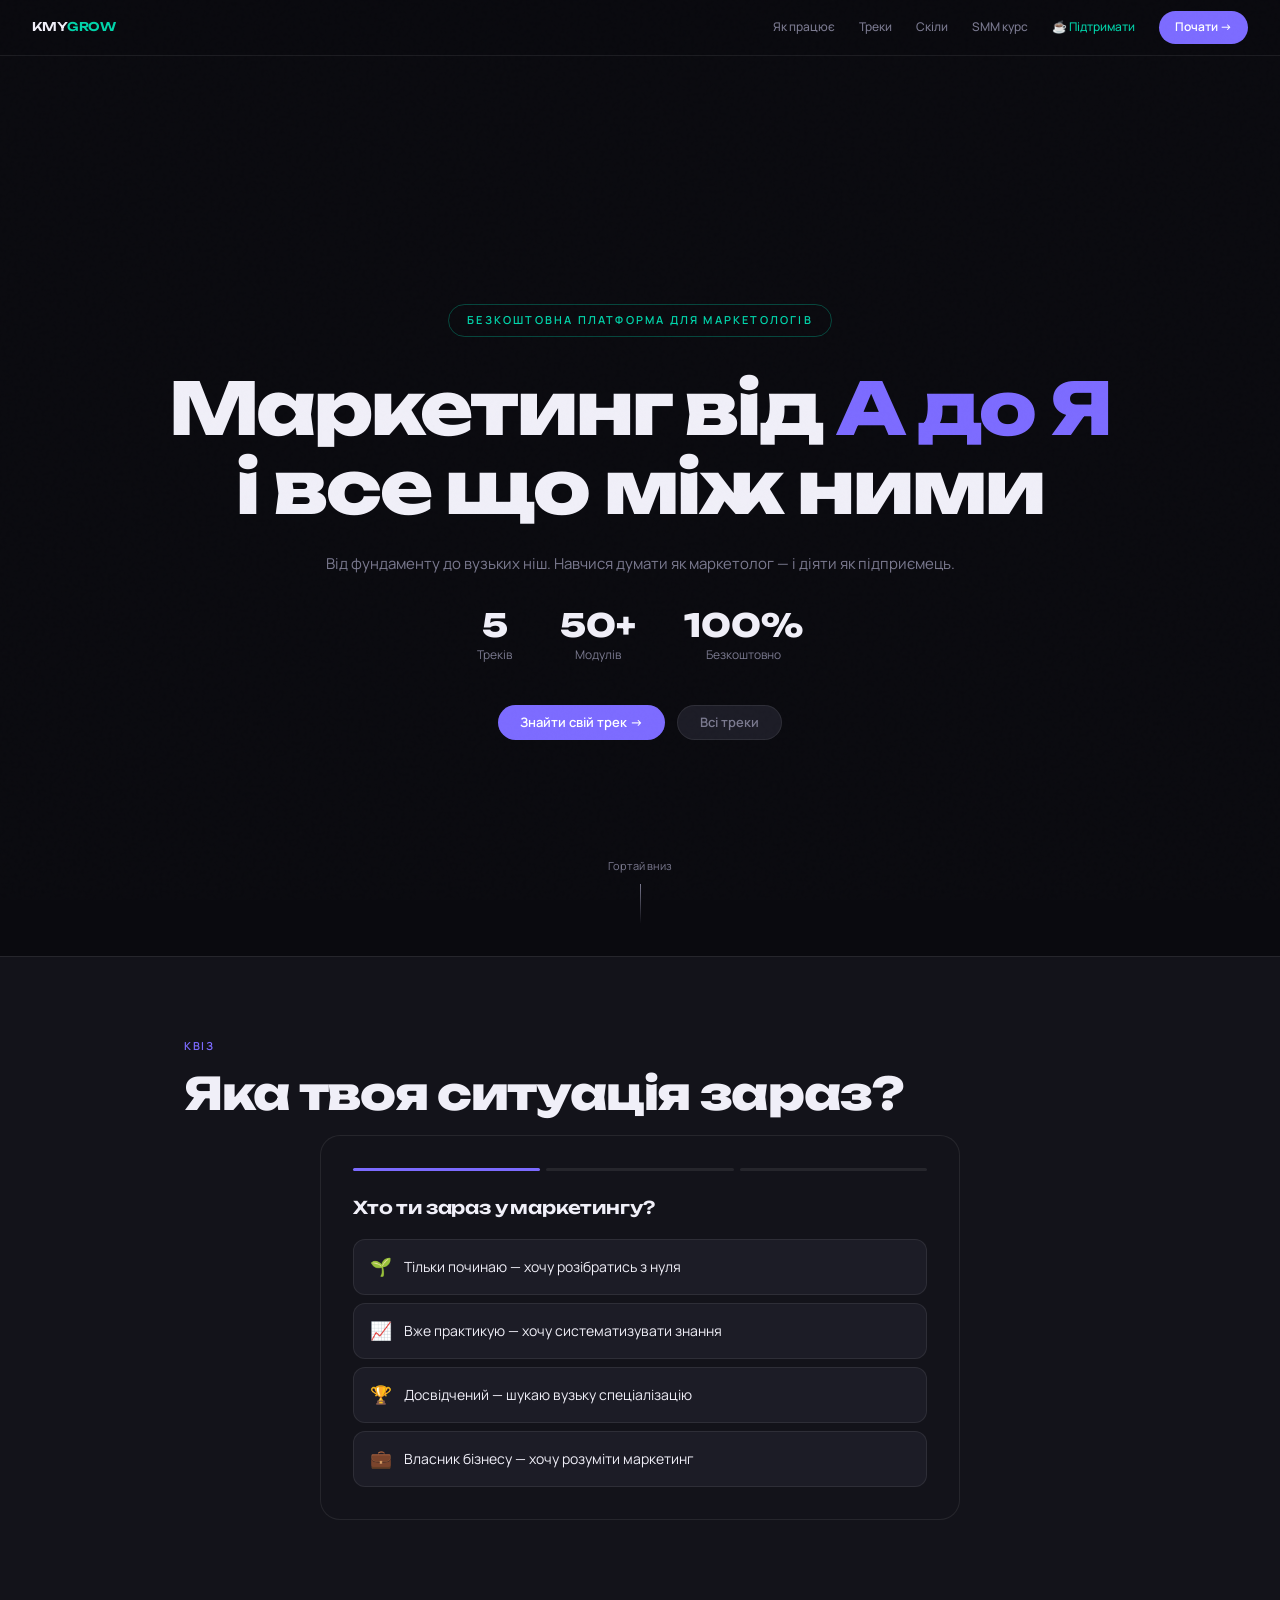
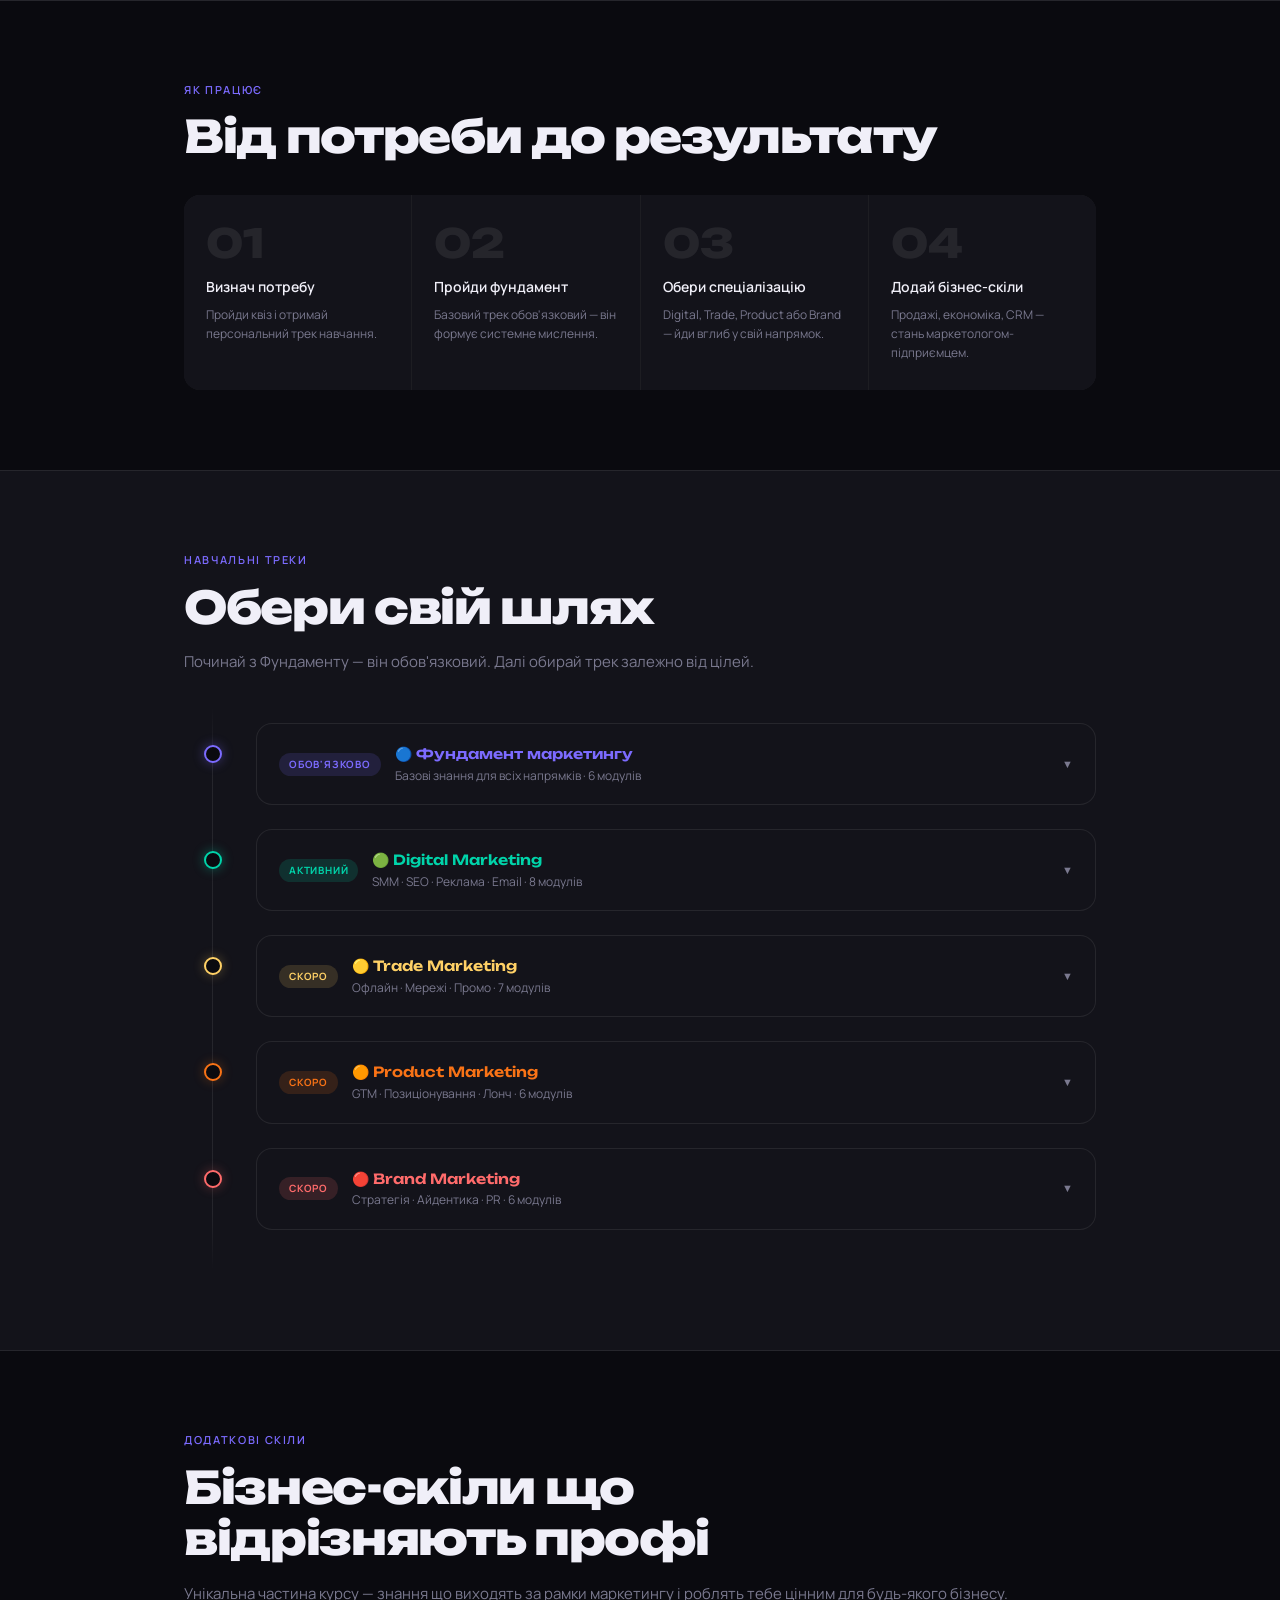
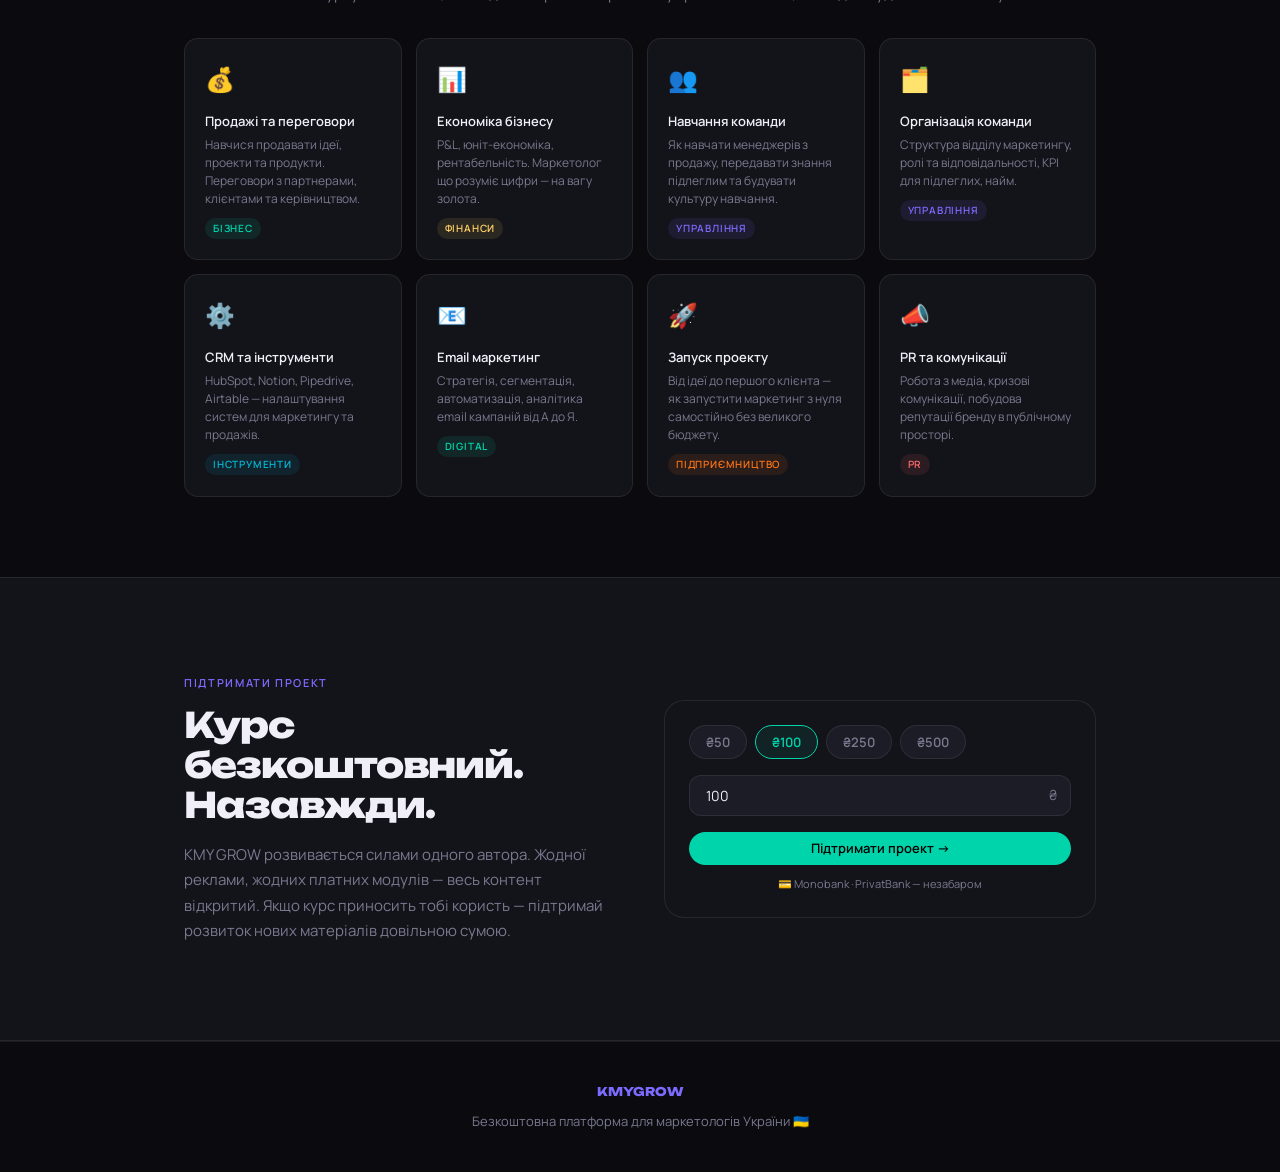
<file: index.html>
<!DOCTYPE html>
<html lang="uk">
<head>
<meta charset="UTF-8">
<meta name="viewport" content="width=device-width, initial-scale=1.0">
<title>KMY GROW — Платформа для маркетологів</title>
<link rel="stylesheet" href="css/main.css">
<link rel="stylesheet" href="css/index.css">
</head>
<body>

<nav class="nav">
  <a href="index.html" class="nav-logo">KMY<span>GROW</span></a>
  <a href="#how">Як працює</a>
  <a href="#tracks">Треки</a>
  <a href="#skills">Скіли</a>
  <a href="pages/smm-course.html">SMM курс</a>
  <a href="#donate" style="color:var(--green)">☕ Підтримати</a>
  <a href="#quiz" class="nav-cta">Почати →</a>
</nav>

<section class="hero">
  <div class="hero-tag fade-up">Безкоштовна платформа для маркетологів</div>
  <h1 class="fade-up-1">Маркетинг від <em>А до Я</em><br>і все що між ними</h1>
  <p class="desc fade-up-2">Від фундаменту до вузьких ніш. Навчися думати як маркетолог — і діяти як підприємець.</p>
  <div class="hero-stats fade-up-3">
    <div><span class="stat-num">5</span><span class="stat-label">Треків</span></div>
    <div><span class="stat-num">50+</span><span class="stat-label">Модулів</span></div>
    <div><span class="stat-num">100%</span><span class="stat-label">Безкоштовно</span></div>
  </div>
  <div class="hero-btns fade-up-4">
    <a href="#quiz" class="btn btn-primary">Знайти свій трек →</a>
    <a href="#tracks" class="btn btn-secondary">Всі треки</a>
  </div>
  <div class="scroll-hint">Гортай вниз</div>
</section>

<div class="section-dark" id="quiz">
<div class="container">
  <span class="label">Квіз</span>
  <h2 class="title">Яка твоя ситуація зараз?</h2>
  <div class="quiz-wrap">
    <div class="quiz-progress">
      <div class="quiz-dot active" id="dot1"></div>
      <div class="quiz-dot" id="dot2"></div>
      <div class="quiz-dot" id="dot3"></div>
    </div>
    <div class="quiz-step active" id="step1">
      <div class="quiz-q">Хто ти зараз у маркетингу?</div>
      <div class="quiz-options">
        <div class="quiz-opt" onclick="selectOpt(1,'beginner')"><span>🌱</span>Тільки починаю — хочу розібратись з нуля</div>
        <div class="quiz-opt" onclick="selectOpt(1,'mid')"><span>📈</span>Вже практикую — хочу систематизувати знання</div>
        <div class="quiz-opt" onclick="selectOpt(1,'senior')"><span>🏆</span>Досвідчений — шукаю вузьку спеціалізацію</div>
        <div class="quiz-opt" onclick="selectOpt(1,'business')"><span>💼</span>Власник бізнесу — хочу розуміти маркетинг</div>
      </div>
    </div>
    <div class="quiz-step" id="step2">
      <div class="quiz-q">Яка твоя головна потреба?</div>
      <div class="quiz-options">
        <div class="quiz-opt" onclick="selectOpt(2,'digital')"><span>📱</span>Просувати бізнес онлайн</div>
        <div class="quiz-opt" onclick="selectOpt(2,'trade')"><span>🏪</span>Розвивати офлайн продажі</div>
        <div class="quiz-opt" onclick="selectOpt(2,'product')"><span>🚀</span>Вивести продукт на ринок</div>
        <div class="quiz-opt" onclick="selectOpt(2,'team')"><span>👥</span>Побудувати маркетингову команду</div>
        <div class="quiz-opt" onclick="selectOpt(2,'full')"><span>🎯</span>Стати маркетологом від А до Я</div>
      </div>
      <div style="margin-top:1rem"><button class="btn btn-ghost" onclick="goBack(2)">← Назад</button></div>
    </div>
    <div class="quiz-step" id="step3">
      <div class="quiz-q">Скільки часу готовий виділяти?</div>
      <div class="quiz-options">
        <div class="quiz-opt" onclick="selectOpt(3,'low')"><span>⏰</span>30–60 хвилин на день</div>
        <div class="quiz-opt" onclick="selectOpt(3,'mid')"><span>🔥</span>1–2 години на день</div>
        <div class="quiz-opt" onclick="selectOpt(3,'high')"><span>💪</span>3+ години — хочу швидко</div>
      </div>
      <div style="margin-top:1rem"><button class="btn btn-ghost" onclick="goBack(3)">← Назад</button></div>
    </div>
    <div class="quiz-result" id="quizResult">
      <div class="result-icon" id="rIcon">🎯</div>
      <div class="result-title" id="rTitle"></div>
      <div class="result-desc" id="rDesc"></div>
      <div class="result-tracks" id="rTracks"></div>
      <a href="#tracks" class="btn btn-primary" style="margin-top:1rem">Переглянути треки →</a>
      <div style="margin-top:10px"><button class="btn btn-ghost" onclick="resetQuiz()">Пройти ще раз</button></div>
    </div>
  </div>
</div>
</div>

<section id="how">
<div class="container">
  <span class="label">Як працює</span>
  <h2 class="title">Від потреби до результату</h2>
  <div class="how-grid">
    <div class="how-card anim"><div class="how-num">01</div><div class="how-title">Визнач потребу</div><div class="how-desc">Пройди квіз і отримай персональний трек навчання.</div></div>
    <div class="how-card anim"><div class="how-num">02</div><div class="how-title">Пройди фундамент</div><div class="how-desc">Базовий трек обов'язковий — він формує системне мислення.</div></div>
    <div class="how-card anim"><div class="how-num">03</div><div class="how-title">Обери спеціалізацію</div><div class="how-desc">Digital, Trade, Product або Brand — йди вглиб у свій напрямок.</div></div>
    <div class="how-card anim"><div class="how-num">04</div><div class="how-title">Додай бізнес-скіли</div><div class="how-desc">Продажі, економіка, CRM — стань маркетологом-підприємцем.</div></div>
  </div>
</div>
</section>

<div class="section-dark" id="tracks">
<div class="container">
  <span class="label">Навчальні треки</span>
  <h2 class="title">Обери свій шлях</h2>
  <p class="desc">Починай з Фундаменту — він обов'язковий. Далі обирай трек залежно від цілей.</p>
  <div class="roadmap">

    <div class="roadmap-item anim">
      <div class="roadmap-dot" style="color:var(--track-foundation);box-shadow:0 0 12px rgba(124,107,255,0.4)"></div>
      <div class="accordion">
        <div class="accordion-header">
          <span class="badge" style="background:rgba(124,107,255,0.15);color:var(--track-foundation)">Обов'язково</span>
          <div style="flex:1"><div style="font-family:var(--font-display);font-size:14px;font-weight:600;color:var(--track-foundation)">🔵 Фундамент маркетингу</div><div style="font-size:12px;color:var(--muted)">Базові знання для всіх напрямків · 6 модулів</div></div>
          <span class="accordion-chevron">▼</span>
        </div>
        <div class="accordion-body">
          <p style="font-size:13px;color:var(--muted);margin:14px 0 12px">Системна база без якої неможливо рухатись далі. Стратегічне мислення, психологія, аналітика.</p>
          <div style="display:flex;flex-wrap:wrap;gap:8px;margin-bottom:14px">
            <span class="tag">Основи маркетингу</span><span class="tag">Психологія споживача</span><span class="tag">Ринок та конкуренти</span><span class="tag">Аналітика та дані</span><span class="tag">Стратегічне планування</span><span class="tag">Бренд та позиціонування</span>
          </div>
          <a href="pages/foundation.html" class="btn btn-primary">Перейти до треку →</a>
        </div>
      </div>
    </div>

    <div class="roadmap-item anim">
      <div class="roadmap-dot" style="color:var(--track-digital);box-shadow:0 0 12px rgba(0,212,170,0.4)"></div>
      <div class="accordion">
        <div class="accordion-header">
          <span class="badge" style="background:rgba(0,212,170,0.15);color:var(--track-digital)">Активний</span>
          <div style="flex:1"><div style="font-family:var(--font-display);font-size:14px;font-weight:600;color:var(--track-digital)">🟢 Digital Marketing</div><div style="font-size:12px;color:var(--muted)">SMM · SEO · Реклама · Email · 8 модулів</div></div>
          <span class="accordion-chevron">▼</span>
        </div>
        <div class="accordion-body">
          <p style="font-size:13px;color:var(--muted);margin:14px 0 12px">Повний цифровий маркетинг від стратегії до аналітики. Включає повний SMM курс із сертифікацією HubSpot.</p>
          <div style="display:flex;flex-wrap:wrap;gap:8px;margin-bottom:14px">
            <span class="tag">SMM стратегія</span><span class="tag">Контент-маркетинг</span><span class="tag">SEO</span><span class="tag">Таргетована реклама</span><span class="tag">Email маркетинг</span><span class="tag">Веб-аналітика</span>
          </div>
          <a href="pages/smm-course.html" class="btn btn-primary">Перейти до треку →</a>
        </div>
      </div>
    </div>

    <div class="roadmap-item anim">
      <div class="roadmap-dot" style="color:var(--track-trade);box-shadow:0 0 12px rgba(255,209,102,0.3)"></div>
      <div class="accordion">
        <div class="accordion-header">
          <span class="badge" style="background:rgba(255,209,102,0.15);color:var(--track-trade)">Скоро</span>
          <div style="flex:1"><div style="font-family:var(--font-display);font-size:14px;font-weight:600;color:var(--track-trade)">🟡 Trade Marketing</div><div style="font-size:12px;color:var(--muted)">Офлайн · Мережі · Промо · 7 модулів</div></div>
          <span class="accordion-chevron">▼</span>
        </div>
        <div class="accordion-body">
          <p style="font-size:13px;color:var(--muted);margin:14px 0">Маркетинг у каналі продажів. Мерчандайзинг, промо, робота з роздрібними мережами. ⏳ Трек у розробці.</p>
        </div>
      </div>
    </div>

    <div class="roadmap-item anim">
      <div class="roadmap-dot" style="color:var(--track-product);box-shadow:0 0 12px rgba(249,115,22,0.3)"></div>
      <div class="accordion">
        <div class="accordion-header">
          <span class="badge" style="background:rgba(249,115,22,0.15);color:var(--track-product)">Скоро</span>
          <div style="flex:1"><div style="font-family:var(--font-display);font-size:14px;font-weight:600;color:var(--track-product)">🟠 Product Marketing</div><div style="font-size:12px;color:var(--muted)">GTM · Позиціонування · Лонч · 6 модулів</div></div>
          <span class="accordion-chevron">▼</span>
        </div>
        <div class="accordion-body">
          <p style="font-size:13px;color:var(--muted);margin:14px 0">Як виводити продукт на ринок. GTM стратегія, позиціонування, конкурентний аналіз. ⏳ Трек у розробці.</p>
        </div>
      </div>
    </div>

    <div class="roadmap-item anim">
      <div class="roadmap-dot" style="color:var(--track-brand);box-shadow:0 0 12px rgba(255,107,107,0.3)"></div>
      <div class="accordion">
        <div class="accordion-header">
          <span class="badge" style="background:rgba(255,107,107,0.15);color:var(--track-brand)">Скоро</span>
          <div style="flex:1"><div style="font-family:var(--font-display);font-size:14px;font-weight:600;color:var(--track-brand)">🔴 Brand Marketing</div><div style="font-size:12px;color:var(--muted)">Стратегія · Айдентика · PR · 6 модулів</div></div>
          <span class="accordion-chevron">▼</span>
        </div>
        <div class="accordion-body">
          <p style="font-size:13px;color:var(--muted);margin:14px 0">Як будувати сильний бренд від місії до айдентики. TOV, сторітелінг, управління репутацією. ⏳ Трек у розробці.</p>
        </div>
      </div>
    </div>

  </div>
</div>
</div>


<!-- SKILLS -->
<section id="skills">
<div class="container">
  <div class="label">Додаткові скіли</div>
  <h2 class="title">Бізнес-скіли що<br>відрізняють профі</h2>
  <p class="desc">Унікальна частина курсу — знання що виходять за рамки маркетингу і роблять тебе цінним для будь-якого бізнесу.</p>
 
  <div class="skills-grid">
    <div class="skill-card">
      <div class="skill-icon">💰</div>
      <div class="skill-title">Продажі та переговори</div>
      <div class="skill-desc">Навчися продавати ідеї, проекти та продукти. Переговори з партнерами, клієнтами та керівництвом.</div>
      <span class="skill-tag" style="background:rgba(0,212,170,0.1);color:#00d4aa;">Бізнес</span>
    </div>
    <div class="skill-card">
      <div class="skill-icon">📊</div>
      <div class="skill-title">Економіка бізнесу</div>
      <div class="skill-desc">P&L, юніт-економіка, рентабельність. Маркетолог що розуміє цифри — на вагу золота.</div>
      <span class="skill-tag" style="background:rgba(255,209,102,0.1);color:#ffd166;">Фінанси</span>
    </div>
    <div class="skill-card">
      <div class="skill-icon">👥</div>
      <div class="skill-title">Навчання команди</div>
      <div class="skill-desc">Як навчати менеджерів з продажу, передавати знання підлеглим та будувати культуру навчання.</div>
      <span class="skill-tag" style="background:rgba(124,107,255,0.1);color:#7c6bff;">Управління</span>
    </div>
    <div class="skill-card">
      <div class="skill-icon">🗂️</div>
      <div class="skill-title">Організація команди</div>
      <div class="skill-desc">Структура відділу маркетингу, ролі та відповідальності, KPI для підлеглих, найм.</div>
      <span class="skill-tag" style="background:rgba(124,107,255,0.1);color:#7c6bff;">Управління</span>
    </div>
    <div class="skill-card">
      <div class="skill-icon">⚙️</div>
      <div class="skill-title">CRM та інструменти</div>
      <div class="skill-desc">HubSpot, Notion, Pipedrive, Airtable — налаштування систем для маркетингу та продажів.</div>
      <span class="skill-tag" style="background:rgba(6,182,212,0.1);color:#06b6d4;">Інструменти</span>
    </div>
    <div class="skill-card">
      <div class="skill-icon">📧</div>
      <div class="skill-title">Email маркетинг</div>
      <div class="skill-desc">Стратегія, сегментація, автоматизація, аналітика email кампаній від А до Я.</div>
      <span class="skill-tag" style="background:rgba(0,212,170,0.1);color:#00d4aa;">Digital</span>
    </div>
    <div class="skill-card">
      <div class="skill-icon">🚀</div>
      <div class="skill-title">Запуск проекту</div>
      <div class="skill-desc">Від ідеї до першого клієнта — як запустити маркетинг з нуля самостійно без великого бюджету.</div>
      <span class="skill-tag" style="background:rgba(249,115,22,0.1);color:#f97316;">Підприємництво</span>
    </div>
    <div class="skill-card">
      <div class="skill-icon">📣</div>
      <div class="skill-title">PR та комунікації</div>
      <div class="skill-desc">Робота з медіа, кризові комунікації, побудова репутації бренду в публічному просторі.</div>
      <span class="skill-tag" style="background:rgba(255,107,107,0.1);color:#ff6b6b;">PR</span>
    </div>
  </div>
</div>
</section>


  <!-- ДОНАТ БЛОК -->
<div class="section-dark" id="donate">
<div class="container">
  <div class="donate-wrap">
    <div class="donate-left">
      <span class="label">Підтримати проект</span>
      <h2 class="title" style="font-size:clamp(1.5rem,3vw,2.2rem)">Курс безкоштовний.<br>Назавжди.</h2>
      <p class="desc" style="margin-bottom:0">KMY GROW розвивається силами одного автора. Жодної реклами, жодних платних модулів — весь контент відкритий. Якщо курс приносить тобі користь — підтримай розвиток нових матеріалів довільною сумою.</p>
    </div>
    <div class="donate-right">
      <div class="donate-card">
        <div class="donate-amounts">
          <button class="donate-amt" onclick="setAmt(this,50)">₴50</button>
          <button class="donate-amt active" onclick="setAmt(this,100)">₴100</button>
          <button class="donate-amt" onclick="setAmt(this,250)">₴250</button>
          <button class="donate-amt" onclick="setAmt(this,500)">₴500</button>
        </div>
        <div class="donate-custom">
          <input class="donate-input" type="number" id="donateAmt" value="100" min="1" placeholder="Своя сума">
          <span class="donate-currency">₴</span>
        </div>
        <button class="btn btn-green" style="width:100%;justify-content:center" onclick="handleDonate()">Підтримати проект →</button>
        <div class="donate-note">💳 Monobank · PrivatBank — незабаром</div>
      </div>
    </div>
  </div>
</div>
</div>


<footer>
  <a href="index.html" class="footer-logo">KMYGROW</a>
  <p>Безкоштовна платформа для маркетологів України 🇺🇦</p>
</footer>

<script src="js/main.js"></script>
<script src="js/index.js"></script>
</body>
</html>
</file>
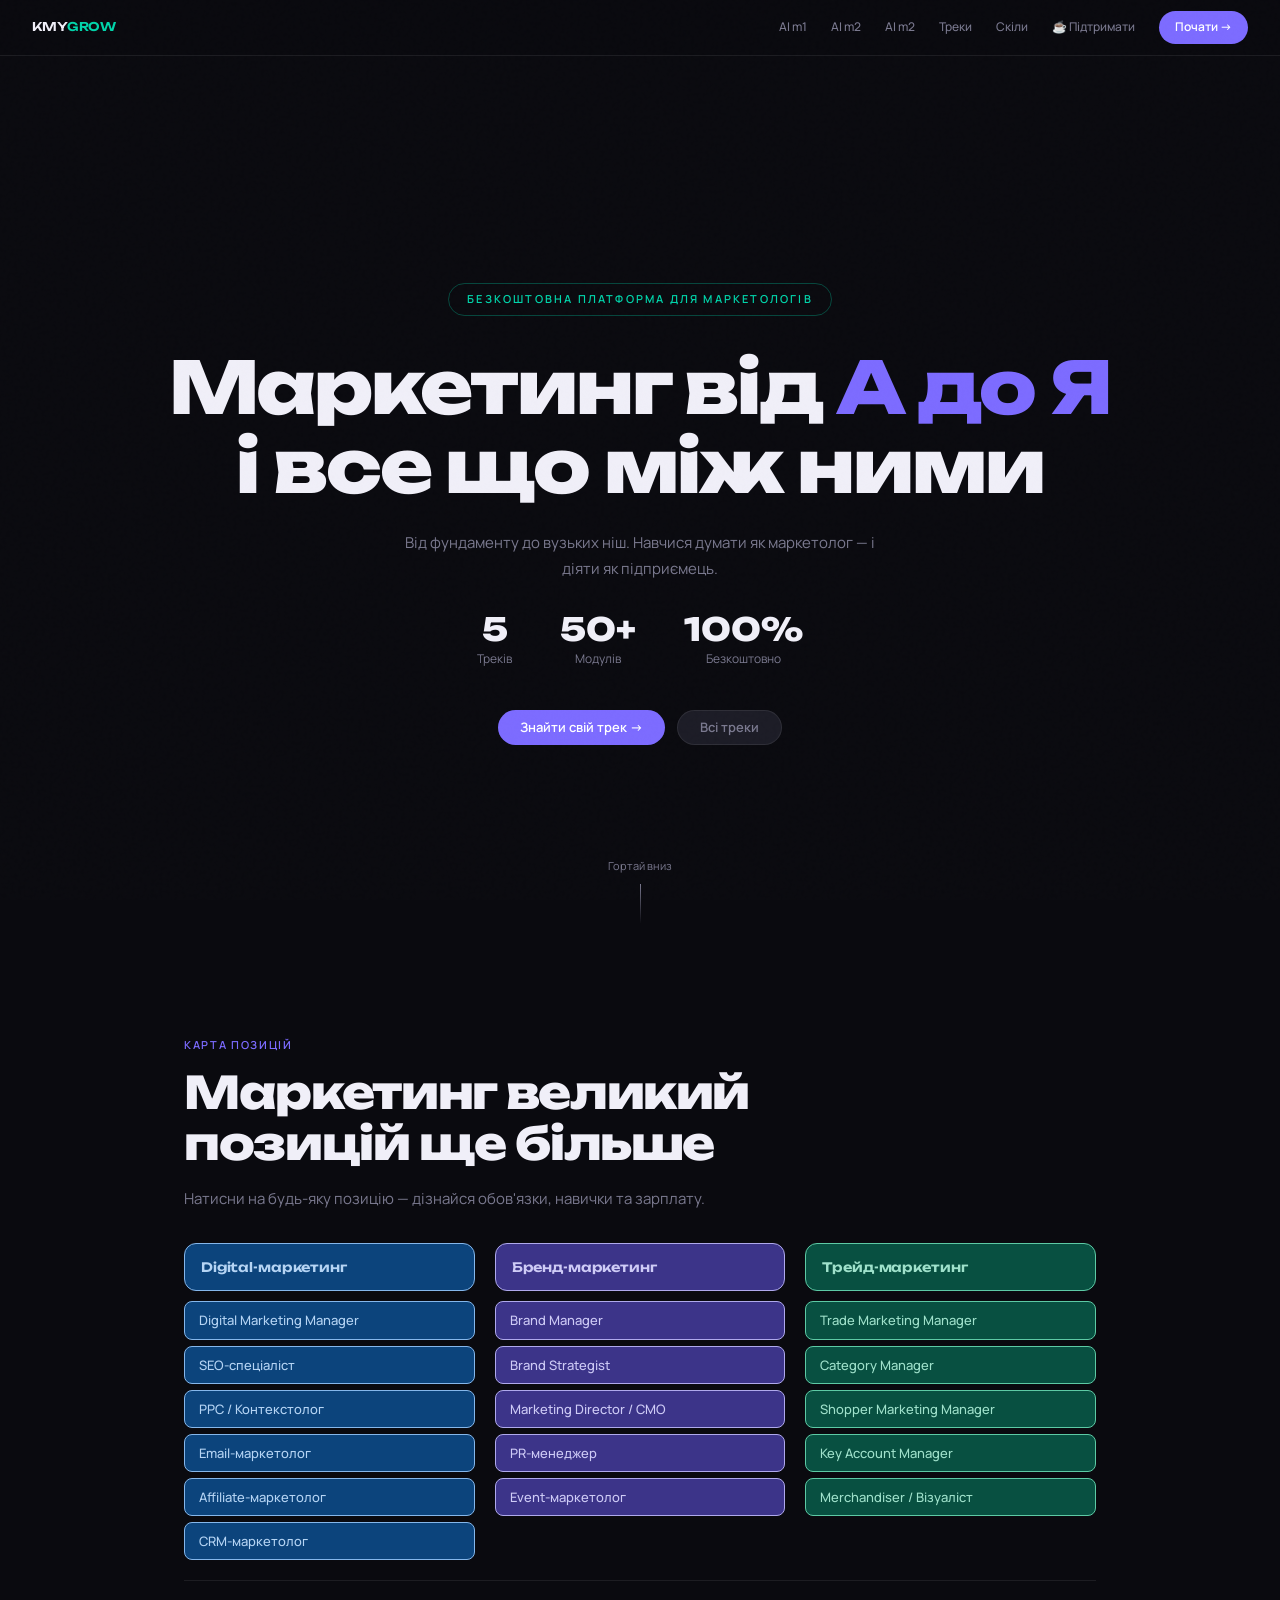
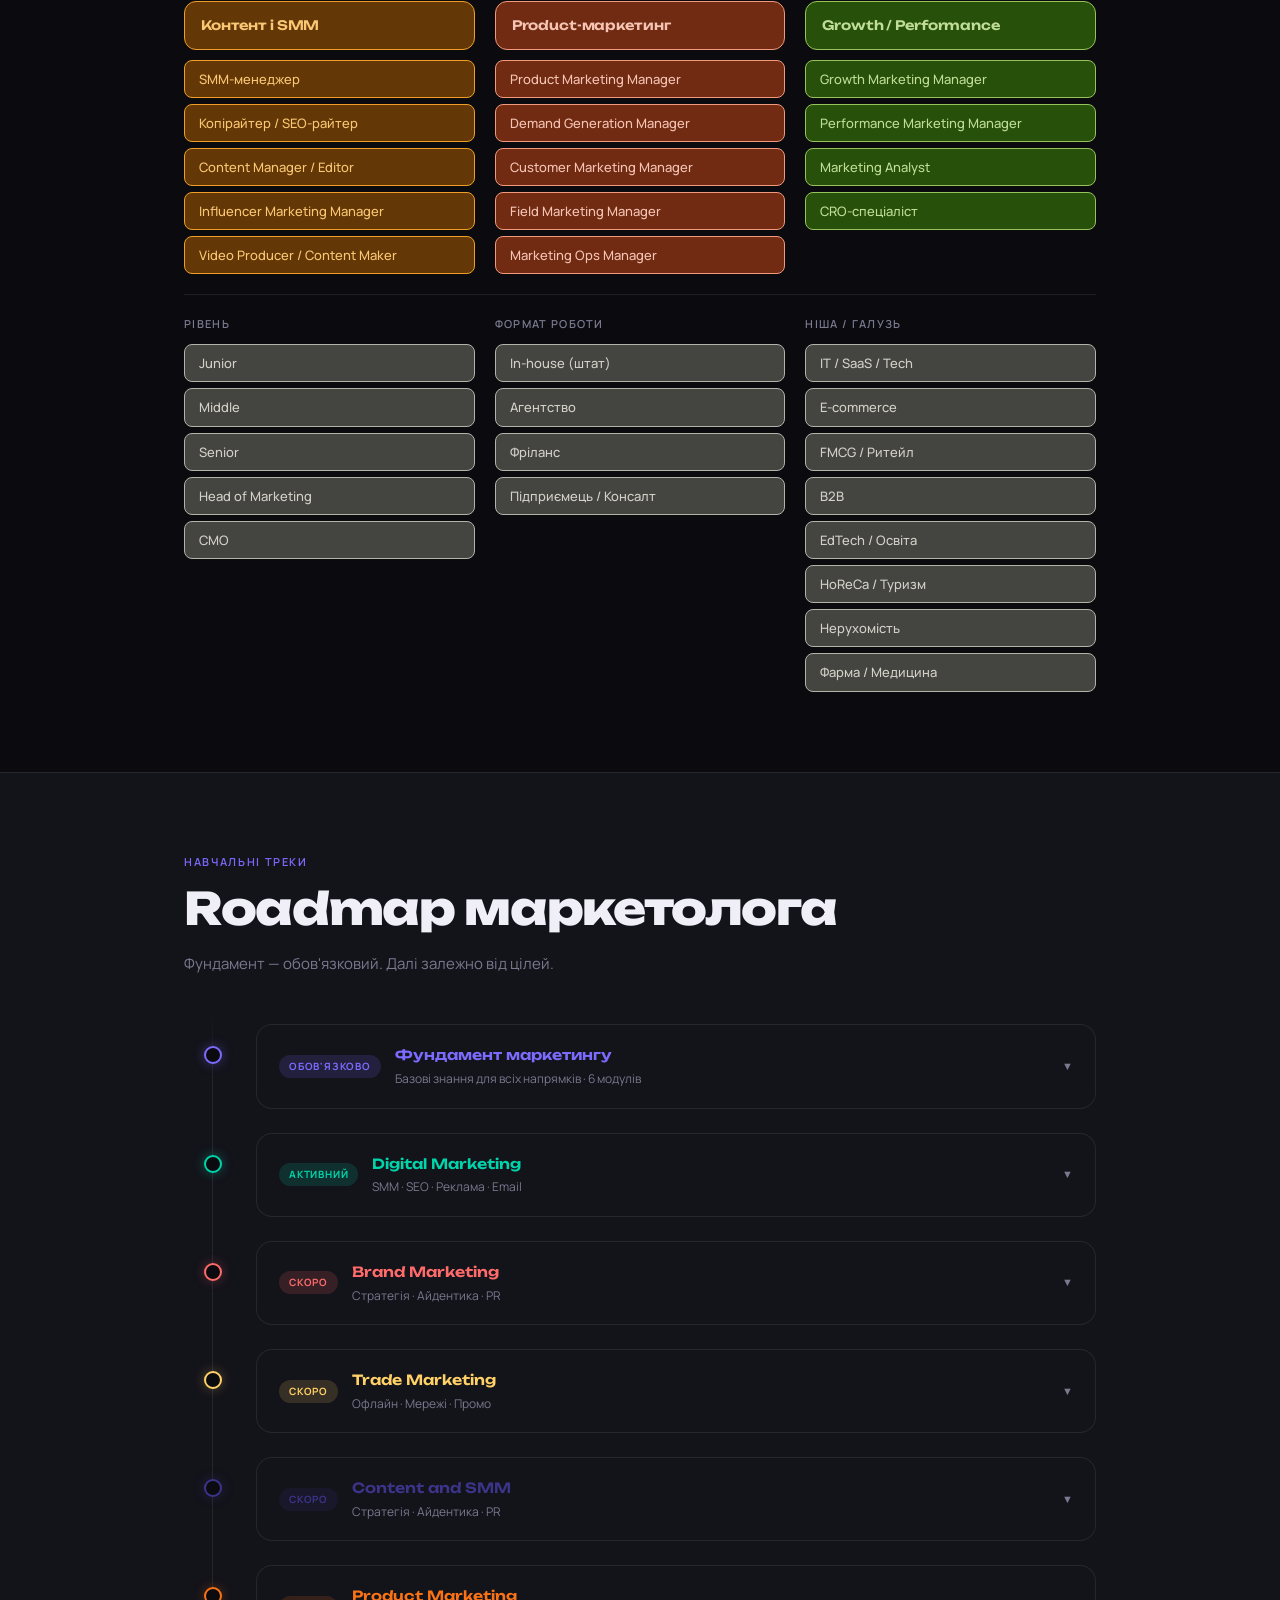
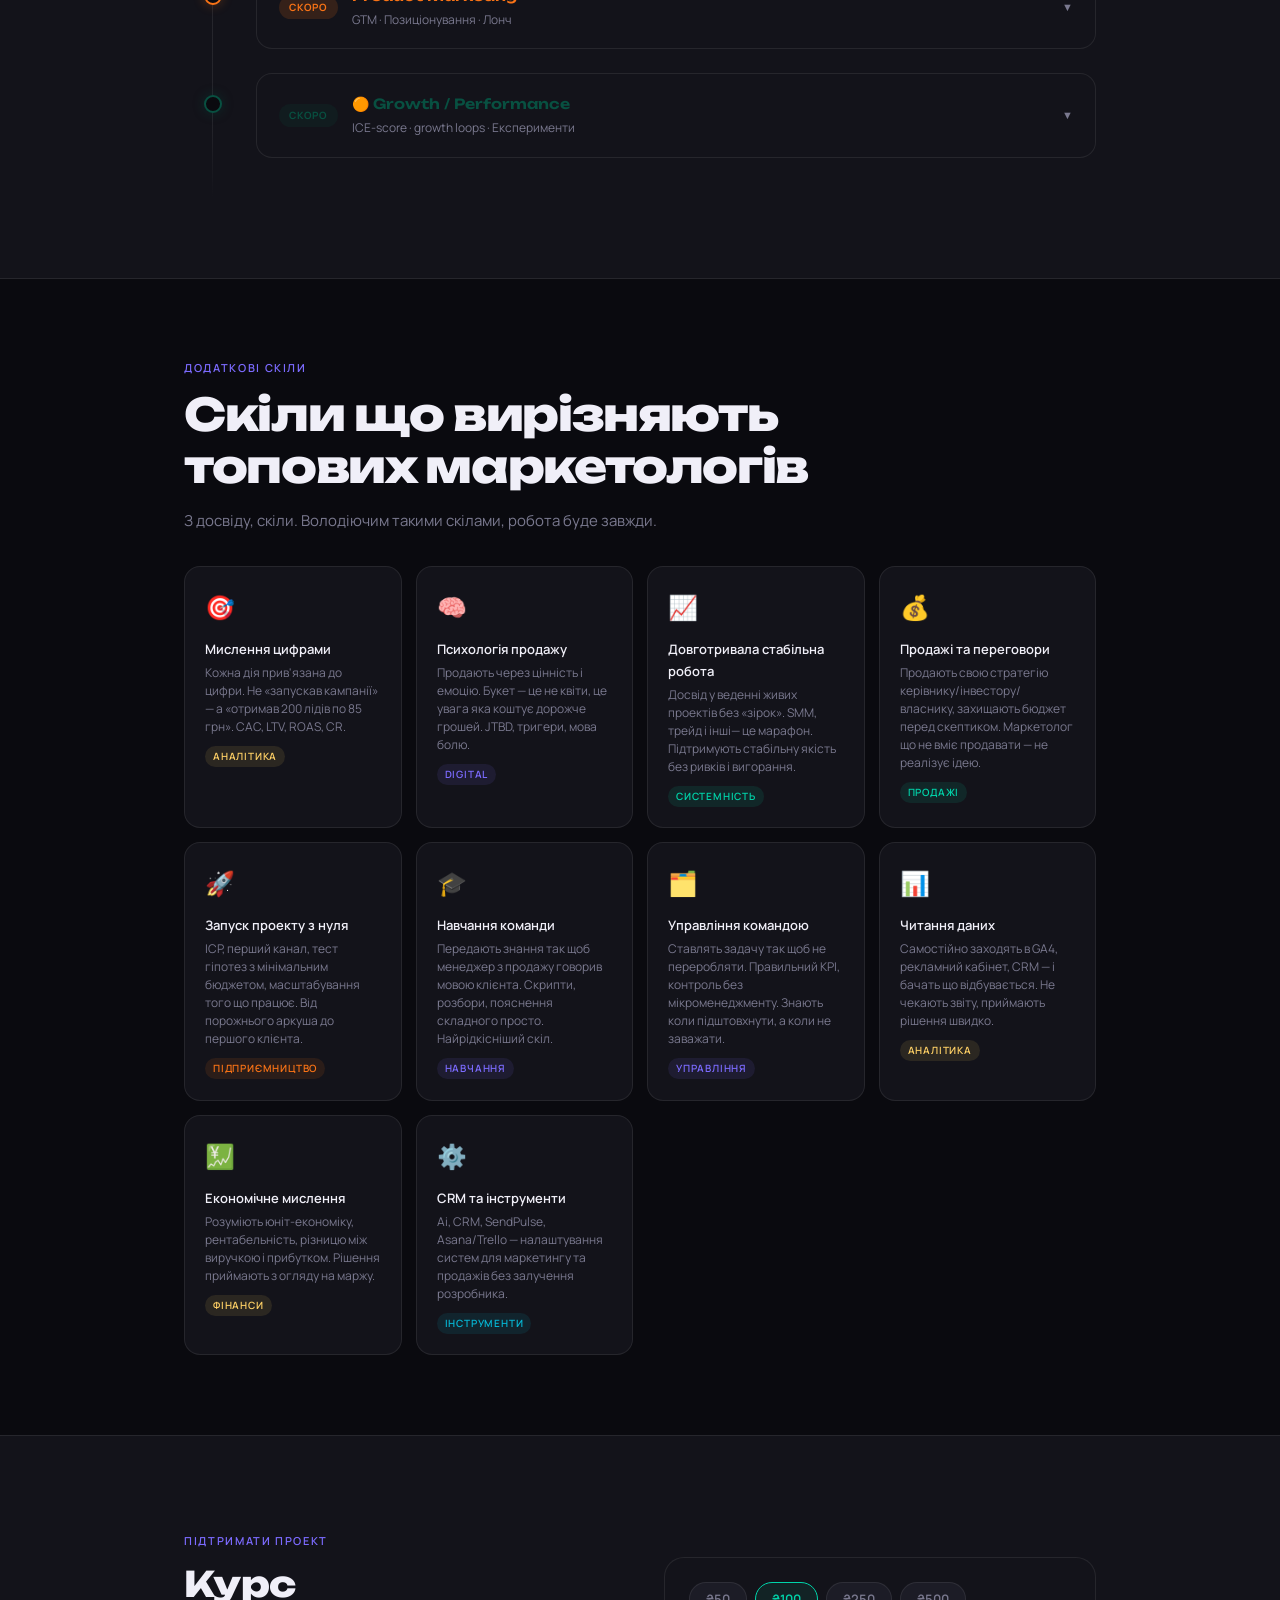
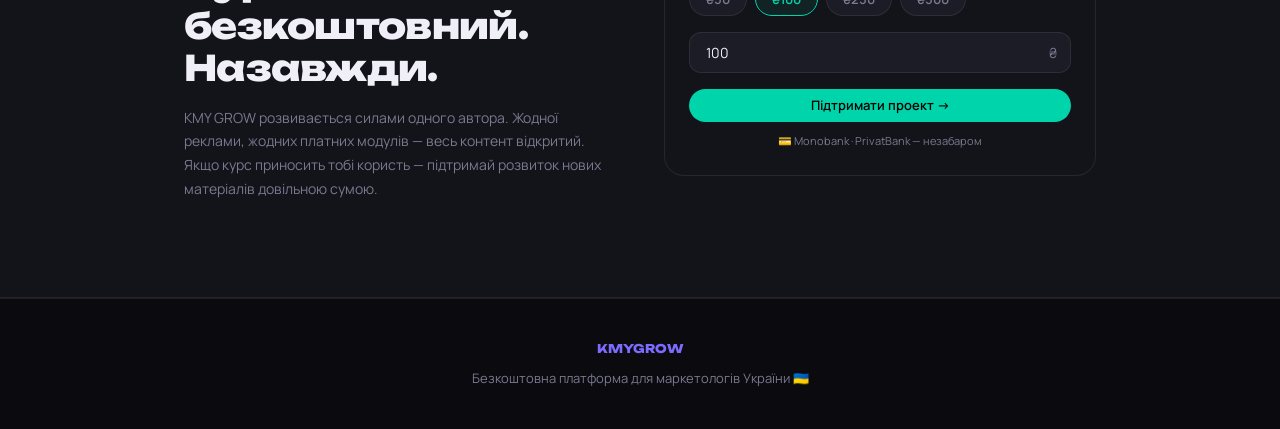
<file: files 3/index.html>
<!DOCTYPE html>
<html lang="uk">
<head>
  <meta charset="UTF-8">
  <meta name="viewport" content="width=device-width, initial-scale=1.0">
  <title>KMY GROW — Платформа для маркетологів</title>
  <link rel="stylesheet" href="css/main.css">
  <link rel="stylesheet" href="css/index.css">
</head>
<body>

<!-- ═══ НАВІГАЦІЯ ═══ -->
<nav class="nav">
  <a href="index.html" class="nav-logo">KMY<span>GROW</span></a>
  <a href="module1.html">AI m1</a>
  <a href="module2.html">AI m2</a>
  <a href="module3.html">AI m2</a>
  <a href="#tracks">Треки</a>
  <a href="#skills">Скіли</a>
  <a href="#donate" class="nav-link--donate">☕ Підтримати</a>
  <a href="#tracks" class="nav-cta">Почати →</a>
</nav>

<!-- ═══ HERO ═══ -->
<section class="hero">
  <div class="hero-tag fade-up">Безкоштовна платформа для маркетологів</div>
  <h1 class="fade-up-1">Маркетинг від <em>А до Я</em><br>і все що між ними</h1>
  <p class="hero-desc desc fade-up-2">Від фундаменту до вузьких ніш. Навчися думати як маркетолог — і діяти як підприємець.</p>
  <div class="hero-stats fade-up-3">
    <div class="stat">
      <span class="stat-num">5</span>
      <span class="stat-label">Треків</span>
    </div>
    <div class="stat">
      <span class="stat-num">50+</span>
      <span class="stat-label">Модулів</span>
    </div>
    <div class="stat">
      <span class="stat-num">100%</span>
      <span class="stat-label">Безкоштовно</span>
    </div>
  </div>
  <div class="hero-btns fade-up-4">
    <a href="#quiz" class="btn btn-primary">Знайти свій трек →</a>
    <a href="#tracks" class="btn btn-secondary">Всі треки</a>
  </div>
  <div class="scroll-hint">Гортай вниз</div>
</section>


<!-- ═══ ЯК ПРАЦЮЄ ═══ -->
<!--<section id="how">
  <div class="container">
    <span class="label">Як працює</span>
    <h2 class="title">Від потреби до результату</h2>
    <div class="how-grid">
      <div class="how-card anim">
        <div class="how-num">01</div>
        <div class="how-title">Визнач потребу</div>
        <div class="how-desc">Пройди квіз і отримай персональний трек навчання.</div>
      </div>
      <div class="how-card anim">
        <div class="how-num">02</div>
        <div class="how-title">Пройди фундамент</div>
        <div class="how-desc">Базовий трек обов'язковий — він формує системне мислення.</div>
      </div>
      <div class="how-card anim">
        <div class="how-num">03</div>
        <div class="how-title">Обери спеціалізацію</div>
        <div class="how-desc">Digital, Trade, Product або Brand — йди вглиб у свій напрямок.</div>
      </div>
      <div class="how-card anim">
        <div class="how-num">04</div>
        <div class="how-title">Додай бізнес-скіли</div>
        <div class="how-desc">Продажі, економіка, CRM — стань маркетологом-підприємцем.</div>
      </div>
    </div>
  </div>
</section>-->


<!-- ═══ КАРТА ПОЗИЦІЙ ═══ -->
<section id="roles" class="roles-section">
  <div class="container">
    <span class="label">Карта позицій</span>
    <h2 class="title">Маркетинг великий<br>позицій ще більше</h2>
    <p class="desc">Натисни на будь-яку позицію — дізнайся обов'язки, навички та зарплату.</p>

    <!-- ВЕРХНІЙ РЯД: Digital, Brand, Trade -->
    <div class="roles-grid">

      <!-- ── DIGITAL ── -->
      <div class="roles-col">
        <div class="roles-category roles-category--digital">Digital-маркетинг</div>
        <div class="roles-list">
          <button class="role-card role-card--digital" data-prompt="Що робить Digital Marketing Manager? Обов'язки, KPI, навички, зарплата">
            Digital Marketing Manager
          </button>
          <button class="role-card role-card--digital" data-prompt="Що робить SEO-фахівець? Обов'язки, інструменти, KPI, зарплата">
            SEO-спеціаліст
          </button>
          <button class="role-card role-card--digital" data-prompt="Що робить PPC-спеціаліст / контекстолог? Обов'язки, платформи, KPI, зарплата">
            PPC / Контекстолог
          </button>
          <button class="role-card role-card--digital" data-prompt="Що робить Email-маркетолог? Обов'язки, метрики, інструменти, зарплата">
            Email-маркетолог
          </button>
          <button class="role-card role-card--digital" data-prompt="Що робить Affiliate маркетолог? Обов'язки, моделі, KPI, зарплата">
            Affiliate-маркетолог
          </button>
          <button class="role-card role-card--digital" data-prompt="Що робить CRM-маркетолог? Обов'язки, інструменти, сегментація, зарплата">
            CRM-маркетолог
          </button>
        </div>
      </div>

      <!-- ── BRAND ── -->
      <div class="roles-col">
        <div class="roles-category roles-category--brand">Бренд-маркетинг</div>
        <div class="roles-list">
          <button class="role-card role-card--brand" data-prompt="Що робить Brand Manager? Обов'язки, KPI, відмінність від Product Manager, зарплата">
            Brand Manager
          </button>
          <button class="role-card role-card--brand" data-prompt="Що робить Brand Strategist? Обов'язки, інструменти, зарплата">
            Brand Strategist
          </button>
          <button class="role-card role-card--brand" data-prompt="Що робить Marketing Director / CMO? Обов'язки, відповідальність, зарплата">
            Marketing Director / CMO
          </button>
          <button class="role-card role-card--brand" data-prompt="Що робить PR-менеджер? Обов'язки, інструменти, KPI, зарплата">
            PR-менеджер
          </button>
          <button class="role-card role-card--brand" data-prompt="Що робить Event-маркетолог? Обов'язки, типи заходів, KPI, зарплата">
            Event-маркетолог
          </button>
        </div>
      </div>

      <!-- ── TRADE ── -->
      <div class="roles-col">
        <div class="roles-category roles-category--trade">Трейд-маркетинг</div>
        <div class="roles-list">
          <button class="role-card role-card--trade" data-prompt="Що робить Trade Marketing Manager? Обов'язки, KPI, канали, зарплата">
            Trade Marketing Manager
          </button>
          <button class="role-card role-card--trade" data-prompt="Що робить Category Manager? Обов'язки, KPI, асортимент, зарплата">
            Category Manager
          </button>
          <button class="role-card role-card--trade" data-prompt="Що робить Shopper Marketing Manager? Обов'язки, BTL, зарплата">
            Shopper Marketing Manager
          </button>
          <button class="role-card role-card--trade" data-prompt="Що робить Key Account Manager у маркетингу? Обов'язки, KPI, зарплата">
            Key Account Manager
          </button>
          <button class="role-card role-card--trade" data-prompt="Що робить Merchandiser у маркетингу? Обов'язки, KPI, зарплата">
            Merchandiser / Візуаліст
          </button>
        </div>
      </div>

    </div>

    <div class="roles-divider"></div>

    <!-- НИЖНІЙ РЯД: Content, Product, Growth -->
    <div class="roles-grid">

      <!-- ── CONTENT ── -->
      <div class="roles-col">
        <div class="roles-category roles-category--content">Контент і SMM</div>
        <div class="roles-list">
          <button class="role-card role-card--content" data-prompt="Що робить SMM-менеджер? Обов'язки, KPI, платформи, зарплата">
            SMM-менеджер
          </button>
          <button class="role-card role-card--content" data-prompt="Що робить Копірайтер у маркетингу? Обов'язки, типи текстів, зарплата">
            Копірайтер / SEO-райтер
          </button>
          <button class="role-card role-card--content" data-prompt="Що робить Content Manager / Editor? Обов'язки, KPI, зарплата">
            Content Manager / Editor
          </button>
          <button class="role-card role-card--content" data-prompt="Що робить Influencer Marketing Manager? Обов'язки, KPI, пошук блогерів, зарплата">
            Influencer Marketing Manager
          </button>
          <button class="role-card role-card--content" data-prompt="Що робить Video Producer / Reels-майстер у маркетингу? Обов'язки, зарплата">
            Video Producer / Content Maker
          </button>
        </div>
      </div>

      <!-- ── PRODUCT ── -->
      <div class="roles-col">
        <div class="roles-category roles-category--product">Product-маркетинг</div>
        <div class="roles-list">
          <button class="role-card role-card--product" data-popup="product">
            Product Marketing Manager
          </button>
          <button class="role-card role-card--product" data-popup="product">
            Demand Generation Manager
          </button>
          <button class="role-card role-card--product" data-popup="product">
            Customer Marketing Manager
          </button>
          <button class="role-card role-card--product" data-popup="product">
            Field Marketing Manager
          </button>
          <button class="role-card role-card--product" data-popup="product">
            Marketing Ops Manager
          </button>
        </div>
      </div>

      <!-- ── GROWTH ── -->
      <div class="roles-col">
        <div class="roles-category roles-category--growth">Growth / Performance</div>
        <div class="roles-list">
          <button class="role-card role-card--growth" data-popup="growth">
            Growth Marketing Manager
          </button>
          <button class="role-card role-card--growth" data-popup="growth">
            Performance Marketing Manager
          </button>
          <button class="role-card role-card--growth" data-popup="growth">
            Marketing Analyst
          </button>
          <button class="role-card role-card--growth" data-popup="growth">
            CRO-спеціаліст
          </button>
        </div>
      </div>
    </div>

    <!-- РІВЕНЬ ТА ФОРМАТ РОБОТИ -->
    <div class="roles-meta-grid">

      <!-- Рівень -->
      <div class="roles-meta-col">
        <div class="roles-meta-title">Рівень</div>
        <div class="roles-meta-list">
          <button class="role-card role-card--level" data-prompt="Що вміє Junior маркетолог? Яка зарплата, як потрапити на першу роботу?">
            Junior
          </button>
          <button class="role-card role-card--level" data-prompt="Що вміє Middle маркетолог? Яка зарплата, яка відмінність від Junior?">
            Middle
          </button>
          <button class="role-card role-card--level" data-prompt="Що вміє Senior маркетолог? Яка зарплата, яка відповідальність?">
            Senior
          </button>
          <button class="role-card role-card--level" data-prompt="Що робить Head of Marketing / Lead? Яка відповідальність, зарплата, команда?">
            Head of Marketing
          </button>
          <button class="role-card role-card--level" data-prompt="Що робить CMO — Chief Marketing Officer? Стратегія, бюджет, команда, зарплата">
            CMO
          </button>
        </div>
      </div>

      <!-- Формат -->
      <div class="roles-meta-col">
        <div class="roles-meta-title">Формат роботи</div>
        <div class="roles-meta-list">
          <button class="role-card role-card--format" data-prompt="Що таке штатний маркетолог in-house? Плюси, мінуси, типові умови, підходящі ніші">
            In-house (штат)
          </button>
          <button class="role-card role-card--format" data-prompt="Що таке агентський маркетолог? Плюси, мінуси, типові ролі в агентстві, зарплати">
            Агентство
          </button>
          <button class="role-card role-card--format" data-prompt="Що таке маркетолог-фрілансер? Плюси, мінуси, як знайти клієнтів, ставки">
            Фріланс
          </button>
          <button class="role-card role-card--format" data-prompt="Що таке підприємець-маркетолог? Власний бізнес, консалтинг, особистий бренд">
            Підприємець / Консалт
          </button>
        </div>
      </div>

      <!-- Ніша -->
      <div class="roles-meta-col">
        <div class="roles-meta-title">Ніша / Галузь</div>
        <div class="roles-meta-list">
          <button class="role-card role-card--niche" data-prompt="Яка специфіка маркетолога в IT / SaaS / Tech? Особливості, ролі, навички">
            IT / SaaS / Tech
          </button>
          <button class="role-card role-card--niche" data-prompt="Яка специфіка маркетолога в e-commerce? Особливості, ролі, навички, KPI">
            E-commerce
          </button>
          <button class="role-card role-card--niche" data-prompt="Яка специфіка роботи маркетолога в FMCG / ритейлі? Особливості, ключові ролі, навички">
            FMCG / Ритейл
          </button>
          <button class="role-card role-card--niche" data-prompt="Яка специфіка маркетолога в B2B? Особливості, цикл угоди, ролі, навички">
            B2B
          </button>
          <button class="role-card role-card--niche" data-prompt="Яка специфіка маркетолога в EdTech та освіті? Ролі, воронки, KPI, зарплата">
            EdTech / Освіта
          </button>
          <button class="role-card role-card--niche" data-prompt="Яка специфіка маркетолога в HoReCa та туризмі? Ролі, канали, KPI">
            HoReCa / Туризм
          </button>
          <button class="role-card role-card--niche" data-prompt="Яка специфіка маркетолога в нерухомості та будівництві? Ролі, канали, KPI">
            Нерухомість
          </button>
          <button class="role-card role-card--niche" data-prompt="Яка специфіка маркетолога в фармі та медицині? Обмеження, ролі, KPI">
            Фарма / Медицина
          </button>
        </div>
      </div>

    </div>

    <!-- МОДАЛЬНЕ ВІКНО ВІДПОВІДІ -->
    <div class="role-modal" id="roleModal">
      <div class="role-modal__backdrop" id="roleModalBackdrop"></div>
      <div class="role-modal__box">
        <button class="role-modal__close" id="roleModalClose">✕</button>
        <div class="role-modal__body" id="roleModalBody">
          <div class="role-modal__loading">
            <div class="role-modal__spinner"></div>
            <span>Завантаження...</span>
          </div>
        </div>
      </div>
    </div>

  </div>
</section>


<!-- ═══ ТРЕКИ ═══ -->
<div class="section-dark" id="tracks">
  <div class="container">
    <span class="label">Навчальні треки</span>
    <h2 class="title">Roadmap маркетолога</h2>
    <p class="desc">Фундамент — обов'язковий. Далі залежно від цілей.</p>

    <div class="roadmap">

      <!-- Фундамент -->
      <div class="roadmap-item anim">
        <div class="roadmap-dot track--foundation"></div>
        <div class="accordion">
          <div class="accordion-header">
            <span class="badge track-badge--foundation">Обов'язково</span>
            <div class="track-info">
              <div class="track-title track-title--foundation">Фундамент маркетингу</div>
              <div class="track-sub">Базові знання для всіх напрямків · 6 модулів</div>
            </div>
            <span class="accordion-chevron">▼</span>
          </div>
          <div class="accordion-body">
            <p class="track-body-desc">Системна база без якої неможливо рухатись далі. Стратегічне мислення, психологія, аналітика.</p>
            <div class="topics">
              <span class="tag">Основи маркетингу</span>
              <span class="tag">Психологія споживача</span>
              <span class="tag">Ринок та конкуренти</span>
              <span class="tag">Аналітика та дані</span>
              <span class="tag">Стратегічне планування</span>
              <span class="tag">Бренд та позиціонування</span>
            </div>
            <a href="pages/foundation.html" class="btn btn-primary">Перейти до треку →</a>
          </div>
        </div>
      </div>

      <!-- Digital -->
      <div class="roadmap-item anim">
        <div class="roadmap-dot track--digital"></div>
        <div class="accordion">
          <div class="accordion-header">
            <span class="badge track-badge--digital">Активний</span>
            <div class="track-info">
              <div class="track-title track-title--digital">Digital Marketing</div>
              <div class="track-sub">SMM · SEO · Реклама · Email</div>
            </div>
            <span class="accordion-chevron">▼</span>
          </div>
          <div class="accordion-body">
            <p class="track-body-desc">Повний цифровий маркетинг від стратегії до аналітики. Включає повний SMM курс із сертифікацією HubSpot.</p>
            <div class="topics">
              <span class="tag">SMM стратегія</span>
              <span class="tag">Контент-маркетинг</span>
              <span class="tag">SEO</span>
              <span class="tag">Таргетована реклама</span>
              <span class="tag">Email маркетинг</span>
              <span class="tag">Веб-аналітика</span>
            </div>
            <a href="pages/smm-course.html" class="btn btn-primary">Перейти до треку →</a>
          </div>
        </div>
      </div>

       <!-- Brand -->
      <div class="roadmap-item anim">
        <div class="roadmap-dot track--brand"></div>
        <div class="accordion">
          <div class="accordion-header">
            <span class="badge track-badge--brand">Скоро</span>
            <div class="track-info">
              <div class="track-title track-title--brand">Brand Marketing</div>
              <div class="track-sub">Стратегія · Айдентика · PR</div>
            </div>
            <span class="accordion-chevron">▼</span>
          </div>
          <div class="accordion-body">
            <p class="track-body-desc">Як будувати сильний бренд від місії до айдентики. TOV, сторітелінг, управління репутацією. ⏳ Трек у розробці.</p>
          </div>
        </div>
      </div>

      <!-- Trade -->
      <div class="roadmap-item anim">
        <div class="roadmap-dot track--trade"></div>
        <div class="accordion">
          <div class="accordion-header">
            <span class="badge track-badge--trade">Скоро</span>
            <div class="track-info">
              <div class="track-title track-title--trade">Trade Marketing</div>
              <div class="track-sub">Офлайн · Мережі · Промо</div>
            </div>
            <span class="accordion-chevron">▼</span>
          </div>
          <div class="accordion-body">
            <p class="track-body-desc">Маркетинг у каналі продажів. Мерчандайзинг, промо, робота з роздрібними мережами. ⏳ Трек у розробці.</p>
          </div>
        </div>
      </div>

      <!-- Content and smm -->
      <div class="roadmap-item anim">
        <div class="roadmap-dot track--smm"></div>
        <div class="accordion">
          <div class="accordion-header">
            <span class="badge track-badge--smm">Скоро</span>
            <div class="track-info">
              <div class="track-title track-title--smm">Content and SMM</div>
              <div class="track-sub">Стратегія · Айдентика · PR</div>
            </div>
            <span class="accordion-chevron">▼</span>
          </div>
          <div class="accordion-body">
            <p class="track-body-desc">Як будувати сильний бренд від місії до айдентики. TOV, сторітелінг, управління репутацією. ⏳ Трек у розробці.</p>
          </div>
        </div>
      </div>

      <!-- Product -->
      <div class="roadmap-item anim">
        <div class="roadmap-dot track--product"></div>
        <div class="accordion">
          <div class="accordion-header">
            <span class="badge track-badge--product">Скоро</span>
            <div class="track-info">
              <div class="track-title track-title--product">Product Marketing</div>
              <div class="track-sub">GTM · Позиціонування · Лонч</div>
            </div>
            <span class="accordion-chevron">▼</span>
          </div>
          <div class="accordion-body">
            <p class="track-body-desc">Як виводити продукт на ринок. GTM стратегія, позиціонування, конкурентний аналіз. ⏳ Трек у розробці.</p>
          </div>
        </div>
      </div>

      
      <!-- Growth / Performance -->
      <div class="roadmap-item anim">
        <div class="roadmap-dot track--growth"></div>
        <div class="accordion">
          <div class="accordion-header">
            <span class="badge track-badge--growth">Скоро</span>
            <div class="track-info">
              <div class="track-title track-title--growth">🟠 Growth / Performance</div>
              <div class="track-sub">ICE-score · growth loops · Експерименти</div>
            </div>
            <span class="accordion-chevron">▼</span>
          </div>
          <div class="accordion-body">
            <p class="track-body-desc">Як будувати та тестувати гіпотези на кожному рівні воронки AARRR: залучення, активація, утримання, монетизація, рекомендації ⏳ Трек у розробці.</p>
          </div>
        </div>
      </div>
    </div>
  </div>
</div>

<!-- ═══ СКІЛИ ═══ -->
<section id="skills">
  <div class="container">
    <span class="label">Додаткові скіли</span>
    <h2 class="title">Скіли що вирізняють<br>топових маркетологів</h2>
    <p class="desc">З досвіду, скіли. Володіючим такими скілами, робота буде завжди.</p>
    <div class="skills-grid">

      <div class="skill-card">
        <div class="skill-icon">🎯</div>
        <div class="skill-title">Мислення цифрами</div>
        <div class="skill-desc">Кожна дія прив'язана до цифри. Не «запускав кампанії» — а «отримав 200 лідів по 85 грн». CAC, LTV, ROAS, CR.</div>
        <span class="skill-tag skill-tag--yellow">Аналітика</span>
      </div>

      <div class="skill-card">
        <div class="skill-icon">🧠</div>
        <div class="skill-title">Психологія продажу</div>
        <div class="skill-desc">Продають через цінність і емоцію. Букет — це не квіти, це увага яка коштує дорожче грошей. JTBD, тригери, мова болю.</div>
        <span class="skill-tag skill-tag--accent">Digital</span>
      </div>

      <div class="skill-card">
        <div class="skill-icon">📈</div>
        <div class="skill-title">Довготривала стабільна робота</div>
        <div class="skill-desc">Досвід у веденні живих проектів без «зірок». SMM, трейд і інші— це марафон. Підтримують стабільну якість без ривків і вигорання.</div>
        <span class="skill-tag skill-tag--green">Системність</span>
      </div>

      <div class="skill-card">
        <div class="skill-icon">💰</div>
        <div class="skill-title">Продажі та переговори</div>
        <div class="skill-desc">Продають свою стратегію керівнику/інвестору/власнику, захищають бюджет перед скептиком. Маркетолог що не вміє продавати — не реалізує ідею.</div>
        <span class="skill-tag skill-tag--green">Продажі</span>
      </div>

      <div class="skill-card">
        <div class="skill-icon">🚀</div>
        <div class="skill-title">Запуск проекту з нуля</div>
        <div class="skill-desc">ICP, перший канал, тест гіпотез з мінімальним бюджетом, масштабування того що працює. Від порожнього аркуша до першого клієнта.</div>
        <span class="skill-tag skill-tag--orange">Підприємництво</span>
      </div>

      <div class="skill-card">
        <div class="skill-icon">🎓</div>
        <div class="skill-title">Навчання команди</div>
        <div class="skill-desc">Передають знання так щоб менеджер з продажу говорив мовою клієнта. Скрипти, розбори, пояснення складного просто. Найрідкісніший скіл.</div>
        <span class="skill-tag skill-tag--accent">Навчання</span>
      </div>

      <div class="skill-card">
        <div class="skill-icon">🗂️</div>
        <div class="skill-title">Управління командою</div>
        <div class="skill-desc">Ставлять задачу так щоб не переробляти. Правильний KPI, контроль без мікроменеджменту. Знають коли підштовхнути, а коли не заважати.</div>
        <span class="skill-tag skill-tag--accent">Управління</span>
      </div>

      <div class="skill-card">
        <div class="skill-icon">📊</div>
        <div class="skill-title">Читання даних</div>
        <div class="skill-desc">Самостійно заходять в GA4, рекламний кабінет, CRM — і бачать що відбувається. Не чекають звіту, приймають рішення швидко.</div>
        <span class="skill-tag skill-tag--yellow">Аналітика</span>
      </div>

      <div class="skill-card">
        <div class="skill-icon">💹</div>
        <div class="skill-title">Економічне мислення</div>
        <div class="skill-desc">Розуміють юніт-економіку, рентабельність, різницю між виручкою і прибутком. Рішення приймають з огляду на маржу.</div>
        <span class="skill-tag skill-tag--yellow">Фінанси</span>
      </div>

      <div class="skill-card">
        <div class="skill-icon">⚙️</div>
        <div class="skill-title">CRM та інструменти</div>
        <div class="skill-desc">Ai, CRM, SendPulse, Asana/Trello — налаштування систем для маркетингу та продажів без залучення розробника.</div>
        <span class="skill-tag skill-tag--blue">Інструменти</span>
      </div>

    </div>
  </div>
</section>

<!-- ═══ ДОНАТ ═══ -->
<div class="section-dark" id="donate">
  <div class="container">
    <div class="donate-wrap">
      <div class="donate-left">
        <span class="label">Підтримати проект</span>
        <h2 class="donate-title">Курс безкоштовний.<br>Назавжди.</h2>
        <p class="donate-desc">KMY GROW розвивається силами одного автора. Жодної реклами, жодних платних модулів — весь контент відкритий. Якщо курс приносить тобі користь — підтримай розвиток нових матеріалів довільною сумою.</p>
      </div>
      <div class="donate-right">
        <div class="donate-card">
          <div class="donate-amounts">
            <button class="donate-amt" data-amount="50">₴50</button>
            <button class="donate-amt donate-amt--active" data-amount="100">₴100</button>
            <button class="donate-amt" data-amount="250">₴250</button>
            <button class="donate-amt" data-amount="500">₴500</button>
          </div>
          <div class="donate-custom">
            <input class="donate-input" type="number" id="donateAmt" value="100" min="1" placeholder="Своя сума">
            <span class="donate-currency">₴</span>
          </div>
          <button class="btn btn-green btn--full" src="https://donatello.to/MUK?g=zbir-na-schos-klasne" id="donateSend">Підтримати проект →</button>
          <div class="donate-note">💳 Monobank · PrivatBank — незабаром</div>
        </div>
      </div>
    </div>
  </div>
</div>

<!-- ═══ FOOTER ═══ -->
<footer>
  <a href="index.html" class="footer-logo">KMYGROW</a>
  <p>Безкоштовна платформа для маркетологів України 🇺🇦</p>
</footer>



<script src="js/main.js"></script>
<script src="js/index.js"></script>



<!-- ═══════════════════════════════════════════════
     ПОПАП: GROWTH / PERFORMANCE
     Відкривається через data-popup="growth"
     ═══════════════════════════════════════════════ -->
<div class="popup" id="popup-growth">
  <div class="popup__backdrop" data-close-popup="growth"></div>
  <div class="popup__box">
    <div class="popup__header">
      <div class="popup__category popup__category--growth">Growth / Performance маркетинг</div>
      <button class="popup__close" data-close-popup="growth">✕</button>
    </div>
    <div class="popup__content">

      <!-- GMM -->
      <div class="role-detail role-detail--growth">
        <div class="role-detail__header">
          <div class="role-detail__avatar role-detail__avatar--growth">GMM</div>
          <div>
            <div class="role-detail__title">Growth Marketing Manager</div>
            <div class="role-detail__sub">Growth / Startup / Scale-up · In-house або Freelance</div>
          </div>
        </div>
        <div class="role-detail__tags">
          <span class="role-tag role-tag--growth">AARRR-воронка</span>
          <span class="role-tag role-tag--growth">Експерименти</span>
          <span class="role-tag role-tag--growth">Product growth</span>
          <span class="role-tag role-tag--neutral">Стартапи / IT</span>
        </div>
        <div class="role-detail__section-label">Хто це і в чому суть</div>
        <p class="role-detail__intro">Growth маркетолог відповідає за масштабований і стабільний ріст через систематичні експерименти. Будує та тестує гіпотези на кожному рівні воронки AARRR: залучення, активація, утримання, монетизація, рекомендації.</p>
        <div class="role-detail__section-label">Ключові обов'язки</div>
        <div class="role-detail__duties">
          <div class="duty-item"><span class="duty-num">01</span><span>Будувати систему гіпотез і пріоритизувати за ICE-score — щотижня запускати 3–5 мікроекспериментів</span></div>
          <div class="duty-item"><span class="duty-num">02</span><span>Аналізувати воронку по всіх етапах, знаходити «дірки»: де відпадають користувачі, чому, як виправити</span></div>
          <div class="duty-item"><span class="duty-num">03</span><span>Тестувати канали залучення і масштабувати те що працює: SEO, партнерства, вірусні механіки, реферальні програми</span></div>
          <div class="duty-item"><span class="duty-num">04</span><span>Оптимізувати onboarding і активацію — щоб нові користувачі досягли «aha-момент» якнайшвидше</span></div>
          <div class="duty-item"><span class="duty-num">05</span><span>Будувати петлі зростання: реферальні програми, вірусні фічі, network effects — автоматичне зростання</span></div>
          <div class="duty-item"><span class="duty-num">06</span><span>Тісно працювати з продуктовою командою: product-led growth, in-app нотифікації, feature adoption</span></div>
        </div>
        <div class="role-detail__section-label">KPI</div>
        <div class="role-detail__kpis">
          <button class="popup__ask-btn" data-prompt="Що таке AARRR-воронка у Growth маркетингу і як її будувати?">AARRR-воронка ↗</button>
          <button class="popup__ask-btn" data-prompt="Що таке MoM growth rate і як його рахувати для стартапу?">MoM / WoW growth rate ↗</button>
          <button class="popup__ask-btn" data-prompt="Що таке activation rate у product growth?">Activation rate ↗</button>
          <button class="popup__ask-btn" data-prompt="Що таке retention rate і як його поліпшити?">Retention rate ↗</button>
          <button class="popup__ask-btn" data-prompt="Що таке viral coefficient K-factor?">K-factor (вірусність) ↗</button>
          <button class="popup__ask-btn" data-prompt="Що таке payback period і як його рахувати?">Payback period ↗</button>
        </div>
        <div class="role-detail__section-label">Зарплата (Україна, 2025)</div>
        <div class="salary-bars">
          <div class="salary-bar"><span class="salary-bar__label">Junior</span><div class="salary-bar__track"><div class="salary-bar__fill salary-bar__fill--growth" style="--w:30%"></div></div><span class="salary-bar__value">25–40 тис. ₴</span></div>
          <div class="salary-bar"><span class="salary-bar__label">Middle</span><div class="salary-bar__track"><div class="salary-bar__fill salary-bar__fill--growth" style="--w:55%"></div></div><span class="salary-bar__value">45–80 тис. ₴</span></div>
          <div class="salary-bar"><span class="salary-bar__label">Senior</span><div class="salary-bar__track"><div class="salary-bar__fill salary-bar__fill--growth-dark" style="--w:80%"></div></div><span class="salary-bar__value">80–160 тис. ₴</span></div>
          <div class="salary-bar"><span class="salary-bar__label">Remote</span><div class="salary-bar__track"><div class="salary-bar__fill salary-bar__fill--growth-dark" style="--w:95%"></div></div><span class="salary-bar__value">$3 000–7 000/міс</span></div>
        </div>
        <div class="role-detail__section-label">Кар'єрний шлях</div>
        <div class="career-path">
          <span class="career-path__node career-path__node--prev">Digital / Performance маркетолог</span>
          <span class="career-path__arrow">→</span>
          <span class="career-path__node career-path__node--current">Growth Marketing Manager</span>
          <span class="career-path__arrow">→</span>
          <span class="career-path__node career-path__node--next">Head of Growth / CGO</span>
        </div>
      </div>

      <div class="role-detail__divider"></div>

      <!-- PERFORMANCE -->
      <div class="role-detail role-detail--blue">
        <div class="role-detail__header">
          <div class="role-detail__avatar role-detail__avatar--blue">PF</div>
          <div>
            <div class="role-detail__title">Performance Marketing Manager</div>
            <div class="role-detail__sub">Paid · E-commerce / Агентства / FMCG</div>
          </div>
        </div>
        <div class="role-detail__tags">
          <span class="role-tag role-tag--blue">ROAS</span>
          <span class="role-tag role-tag--blue">Google / Meta Ads</span>
          <span class="role-tag role-tag--blue">A/B тести</span>
          <span class="role-tag role-tag--neutral">E-commerce</span>
        </div>
        <div class="role-detail__section-label">Хто це і в чому суть</div>
        <p class="role-detail__intro">Performance Manager оптимізує платну рекламу з фокусом на вимірювані результати: ROAS, CPA, CPL. Мислить цифрами і щодня налаштовує рекламні кабінети для максимальної віддачі від кожної гривні бюджету.</p>
        <div class="role-detail__section-label">Ключові обов'язки</div>
        <div class="role-detail__duties">
          <div class="duty-item"><span class="duty-num">01</span><span>Планувати і виконувати медіабюджет: Google Ads, Meta, TikTok, YouTube — розподіляти між каналами на основі ROAS</span></div>
          <div class="duty-item"><span class="duty-num">02</span><span>Налаштовувати таргетинг: аудиторії, ремаркетинг, lookalike — знаходити людей готових купити за мінімальну ціну</span></div>
          <div class="duty-item"><span class="duty-num">03</span><span>Тестувати креативи: заголовки, візуали, відео, CTA — A/B-тестувати і масштабувати переможців</span></div>
          <div class="duty-item"><span class="duty-num">04</span><span>Будувати аналітику: UTM, пікселі, GA4, attribution model — без точних даних performance сліпий</span></div>
          <div class="duty-item"><span class="duty-num">05</span><span>Оптимізувати щоденно: ставки, аудиторії, час показу, пристрої — постійна ітерація для зниження CPL</span></div>
        </div>
        <div class="role-detail__section-label">KPI</div>
        <div class="role-detail__kpis">
          <button class="popup__ask-btn" data-prompt="Що таке ROAS і як його рахувати для e-commerce?">ROAS ↗</button>
          <button class="popup__ask-btn" data-prompt="Що таке CPA і як знизити вартість залучення клієнта?">CPA / CPL ↗</button>
          <button class="popup__ask-btn" data-prompt="Що таке CTR у рекламі і який вважається нормальним?">CTR ↗</button>
          <button class="popup__ask-btn" data-prompt="Як правильно будувати attribution модель для paid реклами?">Attribution model ↗</button>
        </div>
        <div class="role-detail__section-label">Зарплата (Україна, 2025)</div>
        <div class="salary-bars">
          <div class="salary-bar"><span class="salary-bar__label">Junior</span><div class="salary-bar__track"><div class="salary-bar__fill salary-bar__fill--blue" style="--w:28%"></div></div><span class="salary-bar__value">22–38 тис. ₴</span></div>
          <div class="salary-bar"><span class="salary-bar__label">Middle</span><div class="salary-bar__track"><div class="salary-bar__fill salary-bar__fill--blue" style="--w:52%"></div></div><span class="salary-bar__value">40–75 тис. ₴</span></div>
          <div class="salary-bar"><span class="salary-bar__label">Senior</span><div class="salary-bar__track"><div class="salary-bar__fill salary-bar__fill--blue-dark" style="--w:78%"></div></div><span class="salary-bar__value">80–140 тис. ₴</span></div>
        </div>
      </div>

      <div class="role-detail__divider"></div>

      <!-- MARKETING ANALYST -->
      <div class="role-detail role-detail--purple">
        <div class="role-detail__header">
          <div class="role-detail__avatar role-detail__avatar--purple">MA</div>
          <div>
            <div class="role-detail__title">Marketing Analyst</div>
            <div class="role-detail__sub">Analytics · Будь-яка галузь · Підтримує всю команду</div>
          </div>
        </div>
        <div class="role-detail__tags">
          <span class="role-tag role-tag--purple">SQL</span>
          <span class="role-tag role-tag--purple">Dashboards</span>
          <span class="role-tag role-tag--purple">Attribution</span>
          <span class="role-tag role-tag--neutral">Data-driven</span>
        </div>
        <div class="role-detail__section-label">Хто це і в чому суть</div>
        <p class="role-detail__intro">Marketing Analyst відповідає на питання «чому» і «скільки». Будує дашборди, атрибуційні моделі та когортні аналізи. Підтримує всю маркетингову команду даними для прийняття рішень.</p>
        <div class="role-detail__section-label">Ключові обов'язки</div>
        <div class="role-detail__duties">
          <div class="duty-item"><span class="duty-num">01</span><span>Будувати і підтримувати маркетингові дашборди в Looker Studio, Power BI, Tableau</span></div>
          <div class="duty-item"><span class="duty-num">02</span><span>Проводити когортний аналіз, сегментацію, RFM — розуміти поведінку різних груп клієнтів</span></div>
          <div class="duty-item"><span class="duty-num">03</span><span>Будувати attribution-моделі: який канал насправді приносить конверсії (multi-touch модель)</span></div>
          <div class="duty-item"><span class="duty-num">04</span><span>Писати SQL-запити для вилучення даних з БД і автоматизації звітності</span></div>
          <div class="duty-item"><span class="duty-num">05</span><span>Аналізувати результати A/B тестів: чи є результат статистично значущим, що рекомендувати</span></div>
        </div>
        <div class="role-detail__section-label">Зарплата (Україна, 2025)</div>
        <div class="salary-bars">
          <div class="salary-bar"><span class="salary-bar__label">Junior</span><div class="salary-bar__track"><div class="salary-bar__fill salary-bar__fill--purple" style="--w:30%"></div></div><span class="salary-bar__value">25–42 тис. ₴</span></div>
          <div class="salary-bar"><span class="salary-bar__label">Middle</span><div class="salary-bar__track"><div class="salary-bar__fill salary-bar__fill--purple" style="--w:55%"></div></div><span class="salary-bar__value">45–85 тис. ₴</span></div>
          <div class="salary-bar"><span class="salary-bar__label">Senior</span><div class="salary-bar__track"><div class="salary-bar__fill salary-bar__fill--purple-dark" style="--w:80%"></div></div><span class="salary-bar__value">85–160 тис. ₴</span></div>
        </div>
      </div>

      <div class="role-detail__divider"></div>

      <!-- CRO -->
      <div class="role-detail role-detail--coral">
        <div class="role-detail__header">
          <div class="role-detail__avatar role-detail__avatar--coral">CRO</div>
          <div>
            <div class="role-detail__title">CRO-спеціаліст</div>
            <div class="role-detail__sub">Conversion Rate Optimization · E-commerce / SaaS</div>
          </div>
        </div>
        <div class="role-detail__tags">
          <span class="role-tag role-tag--coral">A/B тести</span>
          <span class="role-tag role-tag--coral">Heatmaps</span>
          <span class="role-tag role-tag--coral">UX + маркетинг</span>
          <span class="role-tag role-tag--neutral">Без доп. бюджету</span>
        </div>
        <div class="role-detail__section-label">Хто це і в чому суть</div>
        <p class="role-detail__intro">CRO-спеціаліст не залучає більше трафіку — він робить так, щоб наявний трафік купував краще. Підвищення конверсії з 2% до 4% = подвоєння виручки без додаткових витрат на рекламу.</p>
        <div class="role-detail__section-label">Ключові обов'язки</div>
        <div class="role-detail__duties">
          <div class="duty-item"><span class="duty-num">01</span><span>Аналізувати поведінку: heatmaps (Hotjar, Clarity), сесійні записи, scroll-depth — де люди зупиняються</span></div>
          <div class="duty-item"><span class="duty-num">02</span><span>Формулювати гіпотези і запускати A/B тести (VWO, Google Optimize) — зі статистичною значущістю</span></div>
          <div class="duty-item"><span class="duty-num">03</span><span>Оптимізувати лендінги: заголовок, CTA, форми, соціальний доказ — кожен елемент окремо</span></div>
          <div class="duty-item"><span class="duty-num">04</span><span>Зменшувати cart abandonment: спрощення форм, гарантії, прогрес-бари, one-click checkout</span></div>
          <div class="duty-item"><span class="duty-num">05</span><span>Тісно співпрацювати з UX-дизайнером і розробником — CRO це командна гра</span></div>
        </div>
        <div class="role-detail__section-label">Зарплата (Україна, 2025)</div>
        <div class="salary-bars">
          <div class="salary-bar"><span class="salary-bar__label">Junior</span><div class="salary-bar__track"><div class="salary-bar__fill salary-bar__fill--coral" style="--w:28%"></div></div><span class="salary-bar__value">20–35 тис. ₴</span></div>
          <div class="salary-bar"><span class="salary-bar__label">Middle</span><div class="salary-bar__track"><div class="salary-bar__fill salary-bar__fill--coral" style="--w:52%"></div></div><span class="salary-bar__value">40–70 тис. ₴</span></div>
          <div class="salary-bar"><span class="salary-bar__label">Senior</span><div class="salary-bar__track"><div class="salary-bar__fill salary-bar__fill--coral-dark" style="--w:82%"></div></div><span class="salary-bar__value">70–130 тис. ₴</span></div>
        </div>
        <div class="role-detail__section-label">Кар'єрний шлях</div>
        <div class="career-path">
          <span class="career-path__node career-path__node--prev">UX-дизайнер або маркетолог</span>
          <span class="career-path__arrow">→</span>
          <span class="career-path__node career-path__node--current">CRO-спеціаліст</span>
          <span class="career-path__arrow">→</span>
          <span class="career-path__node career-path__node--next">Head of CRO / Growth Lead</span>
        </div>
      </div>

      <div class="role-detail__divider"></div>

      <!-- COMPARE TABLE -->
      <div class="compare-table">
        <div class="compare-table__title">Хто чим займається</div>
        <div class="compare-table__grid compare-table__grid--2">
          <div class="compare-col"><div class="compare-col__title">Growth Manager</div><div class="compare-col__item">Будує систему експериментів</div><div class="compare-col__item">Шукає нові канали зростання</div><div class="compare-col__item">Думає про product loops</div><div class="compare-col__item">Горизонт: тижні → місяці</div></div>
          <div class="compare-col"><div class="compare-col__title">Performance Manager</div><div class="compare-col__item">Оптимізує платну рекламу</div><div class="compare-col__item">Максимізує ROAS щодня</div><div class="compare-col__item">Думає про бюджет і ставки</div><div class="compare-col__item">Горизонт: дні → тижні</div></div>
          <div class="compare-col"><div class="compare-col__title">Marketing Analyst</div><div class="compare-col__item">Пояснює «чому» і «скільки»</div><div class="compare-col__item">Будує дашборди та моделі</div><div class="compare-col__item">Думає про якість даних</div><div class="compare-col__item">Підтримує всіх решту</div></div>
          <div class="compare-col"><div class="compare-col__title">CRO-спеціаліст</div><div class="compare-col__item">Збільшує конверсію сайту</div><div class="compare-col__item">Тестує сторінки і форми</div><div class="compare-col__item">Думає про UX + психологію</div><div class="compare-col__item">Без додаткового бюджету</div></div>
        </div>
        <button class="popup__ask-btn popup__ask-btn--full" data-prompt="Яка з позицій Performance / Growth маркетингу підійде мені найкраще і як туди потрапити?">Яка позиція підійде мені? ↗</button>
      </div>

    </div>
  </div>
</div>


<!-- ═══════════════════════════════════════════════
     ПОПАП: PRODUCT MARKETING
     Відкривається через data-popup="product"
     ═══════════════════════════════════════════════ -->
<div class="popup" id="popup-product">
  <div class="popup__backdrop" data-close-popup="product"></div>
  <div class="popup__box">
    <div class="popup__header">
      <div class="popup__category popup__category--product">Product Marketing</div>
      <button class="popup__close" data-close-popup="product">✕</button>
    </div>
    <div class="popup__content">

      <!-- PMM -->
      <div class="role-detail role-detail--coral">
        <div class="role-detail__header">
          <div class="role-detail__avatar role-detail__avatar--coral">PMM</div>
          <div>
            <div class="role-detail__title">Product Marketing Manager</div>
            <div class="role-detail__sub">Product Marketing · SaaS / IT / Tech</div>
          </div>
        </div>
        <div class="role-detail__tags">
          <span class="role-tag role-tag--coral">Позиціонування</span>
          <span class="role-tag role-tag--coral">GTM-стратегія</span>
          <span class="role-tag role-tag--coral">Messaging</span>
          <span class="role-tag role-tag--neutral">SaaS / B2B</span>
        </div>
        <div class="role-detail__section-label">Хто це і в чому суть</div>
        <p class="role-detail__intro">PMM — міст між продуктом і ринком. Відповідає на питання: кому ми продаємо, що ми говоримо і як виходимо на ринок. PMM — стратег якого слухають і продукт, і продажі, і маркетинг.</p>
        <div class="role-detail__section-label">Ключові обов'язки</div>
        <div class="role-detail__duties">
          <div class="duty-item"><span class="duty-num">01</span><span>Розробляти і підтримувати позиціонування: хто ICP, які болі закриває, чим відрізняється від конкурентів</span></div>
          <div class="duty-item"><span class="duty-num">02</span><span>Формулювати messaging hierarchy: головне послання → підтримуючі аргументи → докази</span></div>
          <div class="duty-item"><span class="duty-num">03</span><span>Відповідати за запуск продуктів і фіч: координувати дати, готувати матеріали, брифувати продажі</span></div>
          <div class="duty-item"><span class="duty-num">04</span><span>Проводити customer research і win/loss аналіз: розмовляти з клієнтами і тими хто пішов до конкурентів</span></div>
          <div class="duty-item"><span class="duty-num">05</span><span>Готувати sales enablement: battle cards, one-pager, demo scripts, case studies</span></div>
          <div class="duty-item"><span class="duty-num">06</span><span>Моніторити конкурентів і синтезувати competitive intelligence для команди</span></div>
          <div class="duty-item"><span class="duty-num">07</span><span>Співпрацювати з Product Manager над roadmap — PMM пояснює що ринок хоче; PM вирішує що будувати</span></div>
        </div>
        <div class="role-detail__section-label">KPI</div>
        <div class="role-detail__kpis">
          <button class="popup__ask-btn" data-prompt="Що таке win rate у продажах і як PMM на нього впливає?">Win rate ↗</button>
          <button class="popup__ask-btn" data-prompt="Як PMM вимірює ефективність product launch?">Launch adoption rate ↗</button>
          <button class="popup__ask-btn" data-prompt="Що таке feature adoption і як його відстежувати?">Feature adoption ↗</button>
          <button class="popup__ask-btn" data-prompt="Як PMM вимірює якість sales enablement матеріалів?">Sales enablement usage ↗</button>
          <button class="popup__ask-btn" data-prompt="Що таке Time-to-Value у SaaS і як PMM на нього впливає?">Time-to-value ↗</button>
          <button class="popup__ask-btn" data-prompt="Як PMM проводить win/loss аналіз?">Win/loss ratio ↗</button>
        </div>
        <div class="role-detail__section-label">Зарплата (Україна + Remote, 2025)</div>
        <div class="salary-bars">
          <div class="salary-bar"><span class="salary-bar__label">Junior</span><div class="salary-bar__track"><div class="salary-bar__fill salary-bar__fill--coral" style="--w:28%"></div></div><span class="salary-bar__value">30–50 тис. ₴</span></div>
          <div class="salary-bar"><span class="salary-bar__label">Middle</span><div class="salary-bar__track"><div class="salary-bar__fill salary-bar__fill--coral" style="--w:55%"></div></div><span class="salary-bar__value">55–95 тис. ₴</span></div>
          <div class="salary-bar"><span class="salary-bar__label">Senior</span><div class="salary-bar__track"><div class="salary-bar__fill salary-bar__fill--coral-dark" style="--w:80%"></div></div><span class="salary-bar__value">95–180 тис. ₴</span></div>
          <div class="salary-bar"><span class="salary-bar__label">Remote</span><div class="salary-bar__track"><div class="salary-bar__fill salary-bar__fill--coral-dark" style="--w:93%"></div></div><span class="salary-bar__value">$4 000–9 000/міс</span></div>
        </div>
        <div class="role-detail__section-label">Кар'єрний шлях</div>
        <div class="career-path">
          <span class="career-path__node career-path__node--prev">Content / Growth / Sales</span>
          <span class="career-path__arrow">→</span>
          <span class="career-path__node career-path__node--current">Product Marketing Manager</span>
          <span class="career-path__arrow">→</span>
          <span class="career-path__node career-path__node--next">Head of PMM → CMO</span>
        </div>
      </div>

      <div class="role-detail__divider"></div>

      <!-- GTM LEAD -->
      <div class="role-detail role-detail--purple">
        <div class="role-detail__header">
          <div class="role-detail__avatar role-detail__avatar--purple">GTM</div>
          <div>
            <div class="role-detail__title">GTM Lead / Go-to-Market Manager</div>
            <div class="role-detail__sub">Product Marketing · SaaS / Стартапи</div>
          </div>
        </div>
        <div class="role-detail__tags">
          <span class="role-tag role-tag--purple">Запуск на ринок</span>
          <span class="role-tag role-tag--purple">Cross-functional</span>
          <span class="role-tag role-tag--purple">Pricing</span>
          <span class="role-tag role-tag--neutral">Стартапи</span>
        </div>
        <div class="role-detail__section-label">GTM-стратегія — з чого складається</div>
        <div class="gtm-steps">
          <div class="gtm-step"><span class="gtm-step__num">1</span><div class="gtm-step__content"><div class="gtm-step__title">ICP і сегментація</div><div class="gtm-step__desc">Хто є ідеальним покупцем — компанія, розмір, галузь, роль, болі</div></div><span class="gtm-step__owner gtm-step__owner--pmm">PMM</span></div>
          <div class="gtm-step"><span class="gtm-step__num">2</span><div class="gtm-step__content"><div class="gtm-step__title">Positioning і messaging</div><div class="gtm-step__desc">Що ми говоримо ICP: болі, вигоди, диференціатори, proof points</div></div><span class="gtm-step__owner gtm-step__owner--pmm">PMM</span></div>
          <div class="gtm-step"><span class="gtm-step__num">3</span><div class="gtm-step__content"><div class="gtm-step__title">Канали і тактики</div><div class="gtm-step__desc">Як доходимо до ICP: inbound SEO, outbound SDR, paid, PLG</div></div><span class="gtm-step__owner gtm-step__owner--dg">Demand Gen</span></div>
          <div class="gtm-step"><span class="gtm-step__num">4</span><div class="gtm-step__content"><div class="gtm-step__title">Ціноутворення і пакети</div><div class="gtm-step__desc">Freemium, per-seat, usage-based, enterprise — яка модель відповідає ринку</div></div><span class="gtm-step__owner gtm-step__owner--gtm">GTM Lead</span></div>
          <div class="gtm-step"><span class="gtm-step__num">5</span><div class="gtm-step__content"><div class="gtm-step__title">Sales motion і enablement</div><div class="gtm-step__desc">PLG vs SLG vs гібрид; що потрібно продавцям для закриття угод</div></div><span class="gtm-step__owner gtm-step__owner--gtm">GTM Lead</span></div>
          <div class="gtm-step"><span class="gtm-step__num">6</span><div class="gtm-step__content"><div class="gtm-step__title">Метрики успіху</div><div class="gtm-step__desc">Які KPI підтверджують що GTM спрацював: pipeline, CAC, win rate</div></div><span class="gtm-step__owner gtm-step__owner--gtm">GTM Lead</span></div>
        </div>
        <div class="role-detail__section-label">Зарплата (Україна + Remote, 2025)</div>
        <div class="salary-bars">
          <div class="salary-bar"><span class="salary-bar__label">Middle</span><div class="salary-bar__track"><div class="salary-bar__fill salary-bar__fill--purple" style="--w:52%"></div></div><span class="salary-bar__value">60–100 тис. ₴</span></div>
          <div class="salary-bar"><span class="salary-bar__label">Senior</span><div class="salary-bar__track"><div class="salary-bar__fill salary-bar__fill--purple" style="--w:78%"></div></div><span class="salary-bar__value">100–180 тис. ₴</span></div>
          <div class="salary-bar"><span class="salary-bar__label">Remote</span><div class="salary-bar__track"><div class="salary-bar__fill salary-bar__fill--purple-dark" style="--w:92%"></div></div><span class="salary-bar__value">$5 000–12 000/міс</span></div>
        </div>
      </div>

      <div class="role-detail__divider"></div>

      <!-- DEMAND GEN -->
      <div class="role-detail role-detail--amber">
        <div class="role-detail__header">
          <div class="role-detail__avatar role-detail__avatar--amber">DG</div>
          <div>
            <div class="role-detail__title">Demand Generation Manager</div>
            <div class="role-detail__sub">Product Marketing · B2B SaaS / Enterprise</div>
          </div>
        </div>
        <div class="role-detail__tags">
          <span class="role-tag role-tag--amber">Pipeline</span>
          <span class="role-tag role-tag--amber">Inbound + Outbound</span>
          <span class="role-tag role-tag--amber">MQL → SQL</span>
          <span class="role-tag role-tag--neutral">B2B Enterprise</span>
        </div>
        <div class="role-detail__section-label">Хто це і в чому суть</div>
        <p class="role-detail__intro">Demand Gen Manager — «завод лідів» для відділу продажів. Якщо PMM відповідає за те ЩО ми говоримо, то Demand Gen — за те щоб це почули потрібні люди і захотіли говорити з продавцем.</p>
        <div class="role-detail__section-label">Ключові обов'язки</div>
        <div class="role-detail__duties">
          <div class="duty-item"><span class="duty-num">01</span><span>Будувати inbound-кампанії: контент, SEO, вебінари, gated content — усе що залучає клієнтів органічно</span></div>
          <div class="duty-item"><span class="duty-num">02</span><span>Керувати paid demand gen: LinkedIn Ads, Google Search — для формування попиту і збору лідів</span></div>
          <div class="duty-item"><span class="duty-num">03</span><span>Будувати lead nurturing: email-ланцюжки для лідів «що ще не готові» — підігрівати до моменту покупки</span></div>
          <div class="duty-item"><span class="duty-num">04</span><span>Узгоджувати з продажами MQL і SQL: де маркетинг закінчується і продажі починаються</span></div>
          <div class="duty-item"><span class="duty-num">05</span><span>Звітувати перед продажами і керівництвом: MQL, SQL, вартість ліда по каналах, pipeline за квартал</span></div>
        </div>
        <div class="role-detail__section-label">KPI</div>
        <div class="role-detail__kpis">
          <button class="popup__ask-btn" data-prompt="Що таке MQL і SQL і в чому різниця між ними?">MQL → SQL конверсія ↗</button>
          <button class="popup__ask-btn" data-prompt="Що таке CPL у B2B і який нормальний рівень?">CPL (вартість ліда) ↗</button>
          <button class="popup__ask-btn" data-prompt="Що таке pipeline coverage і навіщо він потрібен?">Pipeline coverage ↗</button>
          <button class="popup__ask-btn" data-prompt="Що таке Marketing Sourced Revenue?">Marketing sourced revenue ↗</button>
        </div>
        <div class="role-detail__section-label">Зарплата (Україна + Remote, 2025)</div>
        <div class="salary-bars">
          <div class="salary-bar"><span class="salary-bar__label">Junior</span><div class="salary-bar__track"><div class="salary-bar__fill salary-bar__fill--amber" style="--w:30%"></div></div><span class="salary-bar__value">28–48 тис. ₴</span></div>
          <div class="salary-bar"><span class="salary-bar__label">Middle</span><div class="salary-bar__track"><div class="salary-bar__fill salary-bar__fill--amber" style="--w:55%"></div></div><span class="salary-bar__value">50–90 тис. ₴</span></div>
          <div class="salary-bar"><span class="salary-bar__label">Senior</span><div class="salary-bar__track"><div class="salary-bar__fill salary-bar__fill--amber-dark" style="--w:80%"></div></div><span class="salary-bar__value">90–160 тис. ₴</span></div>
        </div>
      </div>

      <div class="role-detail__divider"></div>

      <!-- COMPARE TABLE -->
      <div class="compare-table">
        <div class="compare-table__title">PMM vs GTM Lead vs Demand Gen — хто що робить</div>
        <div class="compare-table__grid compare-table__grid--3">
          <div class="compare-col"><div class="compare-col__title">PMM</div><div class="compare-col__item">«Що ми говоримо?»</div><div class="compare-col__item">Позиціонування, messaging</div><div class="compare-col__item">Запуск фіч і продуктів</div><div class="compare-col__item">Sales enablement</div><div class="compare-col__item">Конкурентна розвідка</div></div>
          <div class="compare-col"><div class="compare-col__title">GTM Lead</div><div class="compare-col__item">«Як виходимо на ринок?»</div><div class="compare-col__item">Стратегія запуску</div><div class="compare-col__item">Pricing і packaging</div><div class="compare-col__item">Sales motion (PLG/SLG)</div><div class="compare-col__item">Координація команд</div></div>
          <div class="compare-col"><div class="compare-col__title">Demand Gen</div><div class="compare-col__item">«Хто нас почує?»</div><div class="compare-col__item">Pipeline і ліди</div><div class="compare-col__item">Inbound + paid кампанії</div><div class="compare-col__item">MQL → SQL конверсія</div><div class="compare-col__item">Alignment із sales</div></div>
        </div>
        <button class="popup__ask-btn popup__ask-btn--full" data-prompt="Яка з позицій Product Marketing підійде мені найкраще і з чого почати?">Яка позиція підходить мені? ↗</button>
      </div>

    </div>
  </div>
</div>
</body>
</html>
</file>
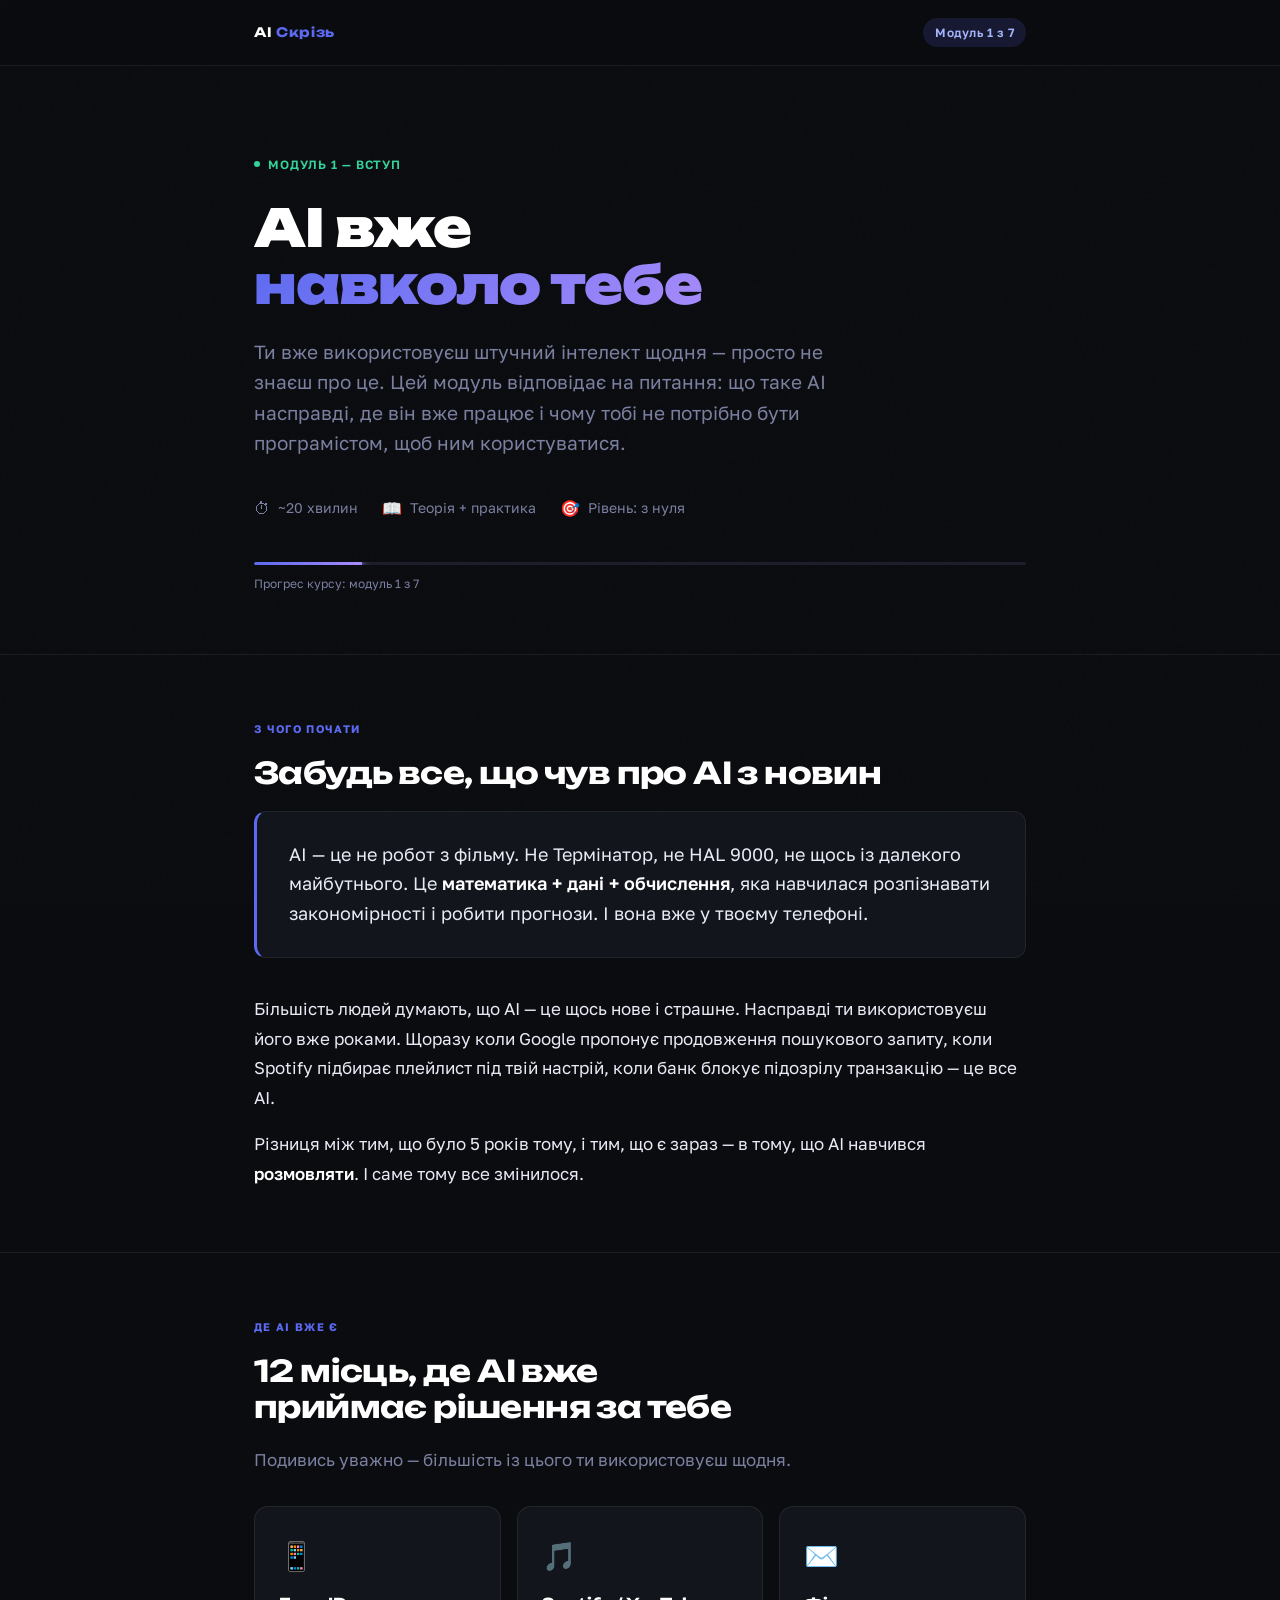
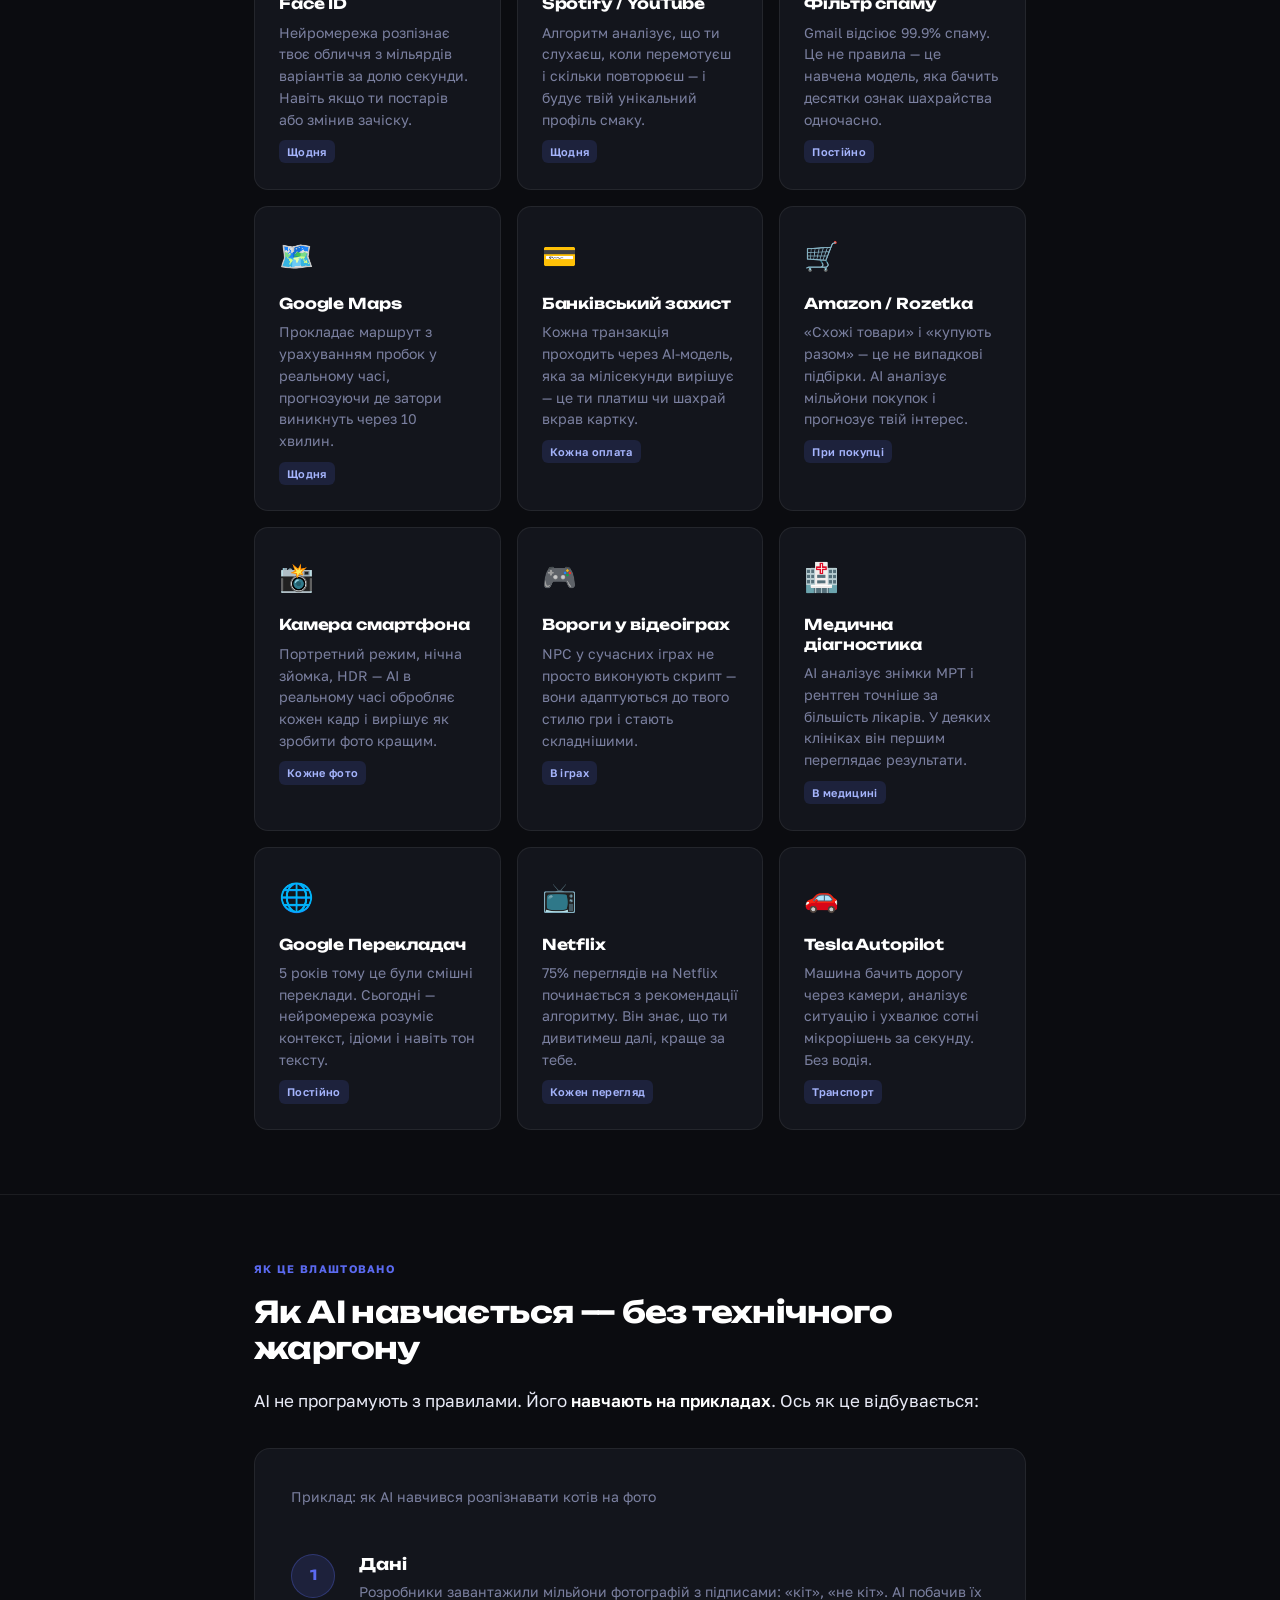
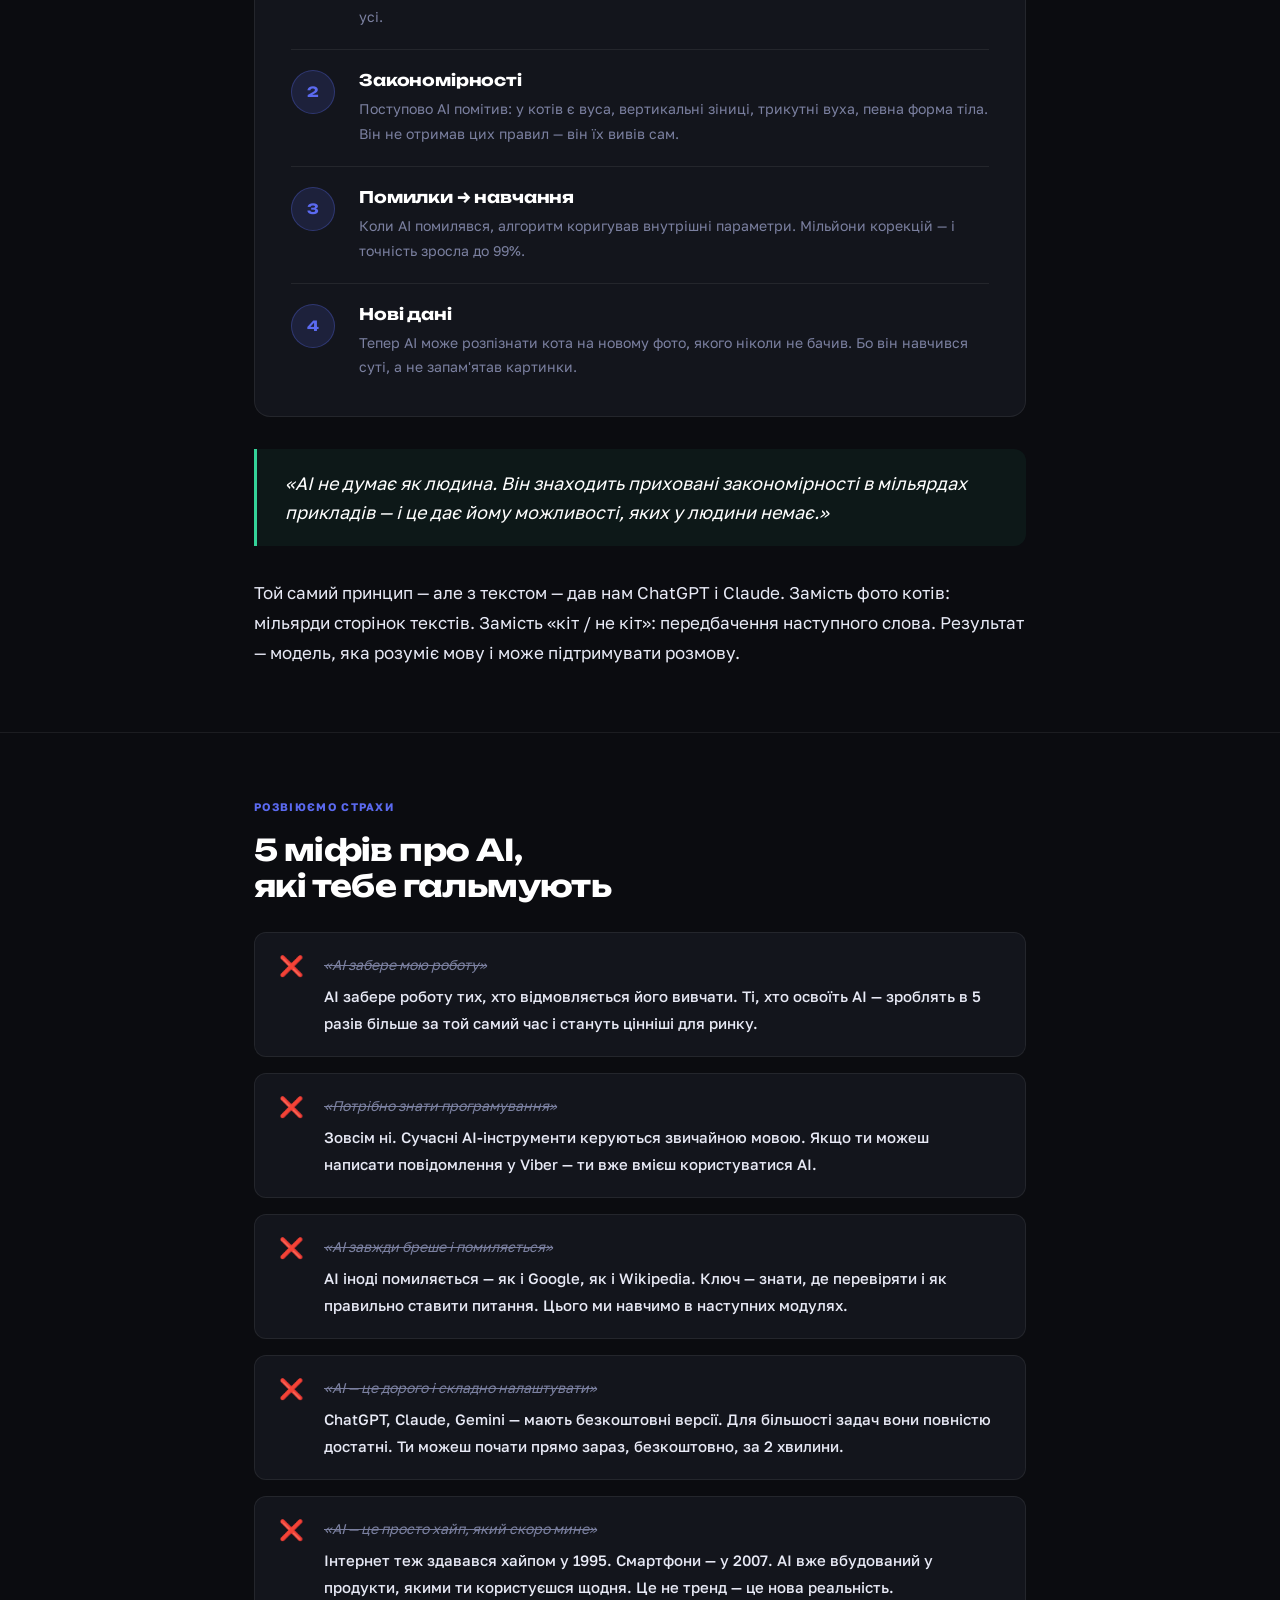
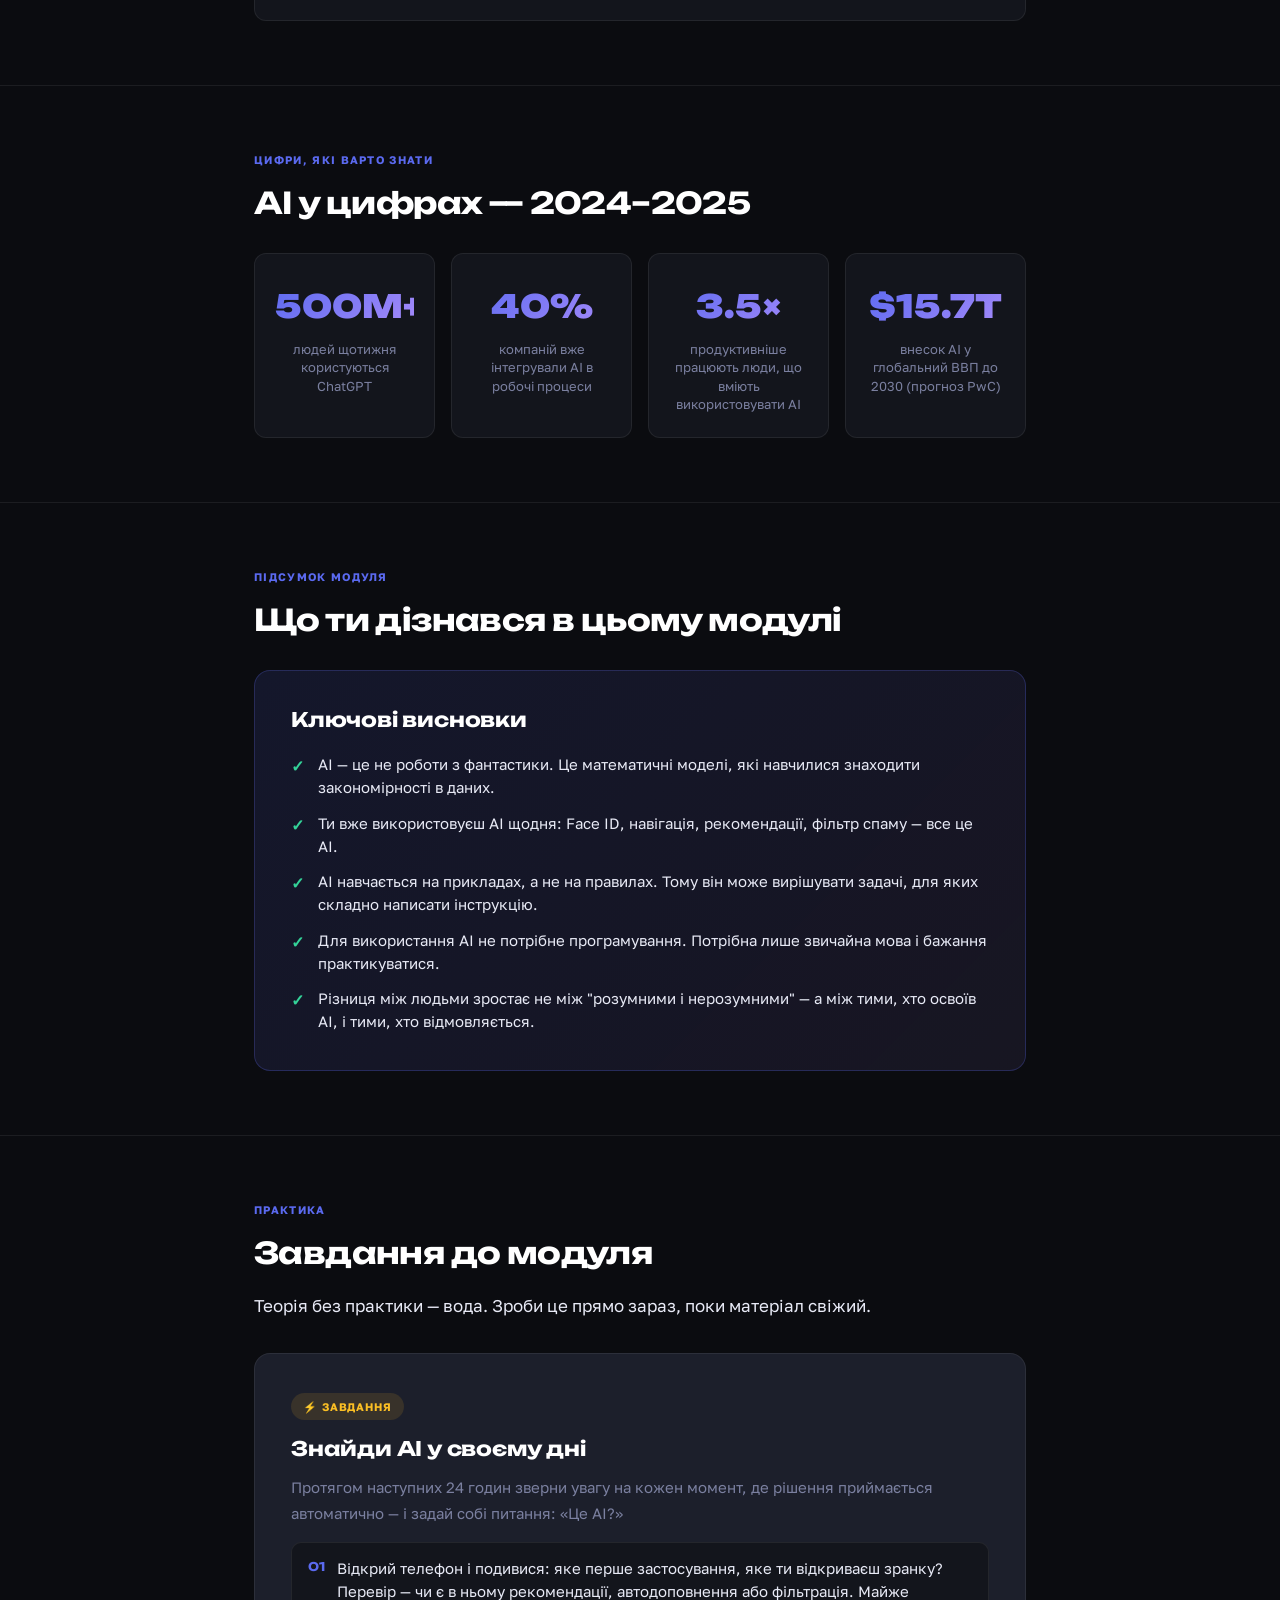
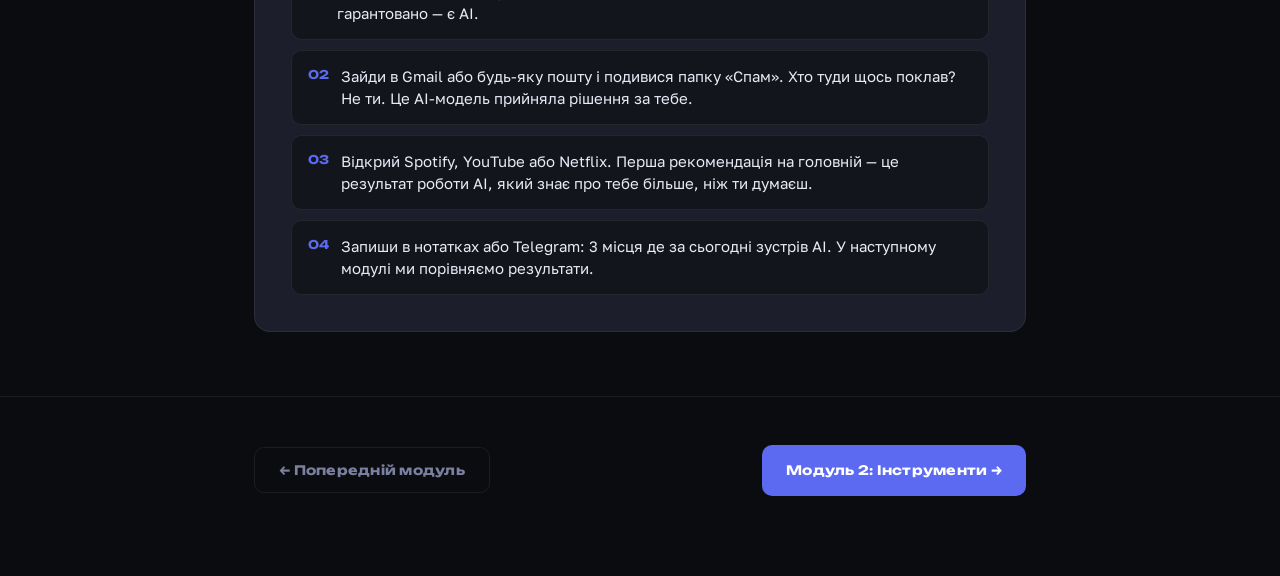
<file: files 3/module1.html>
<!DOCTYPE html>
<html lang="uk">
<head>
<meta charset="UTF-8">
<meta name="viewport" content="width=device-width, initial-scale=1.0">
<title>Модуль 1 — AI вже навколо тебе | AI Скрізь</title>
<link rel="preconnect" href="https://fonts.googleapis.com">
<link href="https://fonts.googleapis.com/css2?family=Unbounded:wght@400;700;900&family=Golos+Text:wght@400;500;600&display=swap" rel="stylesheet">
<style>
  :root {
    --bg: #0b0c10;
    --surface: #13151c;
    --surface2: #1c1f2b;
    --border: rgba(255,255,255,0.07);
    --accent: #5b6af0;
    --accent2: #a78bfa;
    --accent3: #34d399;
    --text: #e8eaf6;
    --muted: #7b80a0;
    --heading: #ffffff;
    --tag-bg: rgba(91,106,240,0.15);
    --tag-color: #a5b4fc;
  }
  * { margin:0; padding:0; box-sizing:border-box; }
  html { scroll-behavior: smooth; }
  body {
    background: var(--bg);
    color: var(--text);
    font-family: 'Golos Text', sans-serif;
    font-size: 17px;
    line-height: 1.75;
    min-height: 100vh;
  }

  /* NOISE OVERLAY */
  body::before {
    content:'';
    position:fixed;
    inset:0;
    background-image: url("data:image/svg+xml,%3Csvg viewBox='0 0 256 256' xmlns='http://www.w3.org/2000/svg'%3E%3Cfilter id='noise'%3E%3CfeTurbulence type='fractalNoise' baseFrequency='0.9' numOctaves='4' stitchTiles='stitch'/%3E%3C/filter%3E%3Crect width='100%25' height='100%25' filter='url(%23noise)' opacity='0.03'/%3E%3C/svg%3E");
    pointer-events:none;
    z-index:0;
    opacity:.4;
  }

  .wrap { max-width: 820px; margin: 0 auto; padding: 0 24px; position:relative; z-index:1; }

  /* HEADER */
  .course-nav {
    border-bottom: 1px solid var(--border);
    padding: 18px 0;
    position: sticky; top:0; z-index:100;
    background: rgba(11,12,16,0.92);
    backdrop-filter: blur(12px);
  }
  .course-nav .wrap { display:flex; align-items:center; justify-content:space-between; }
  .course-logo {
    font-family:'Unbounded',sans-serif;
    font-size:13px; font-weight:700;
    color:var(--heading);
    letter-spacing:.05em;
  }
  .course-logo span { color:var(--accent); }
  .module-badge {
    font-size:12px; font-weight:600;
    color:var(--tag-color);
    background:var(--tag-bg);
    padding:4px 12px;
    border-radius:20px;
    letter-spacing:.04em;
  }

  /* HERO */
  .hero {
    padding: 80px 0 60px;
    border-bottom: 1px solid var(--border);
  }
  .hero-tag {
    display:inline-flex; align-items:center; gap:8px;
    font-size:12px; font-weight:600; letter-spacing:.08em;
    text-transform:uppercase;
    color:var(--accent3);
    margin-bottom:24px;
  }
  .hero-tag::before {
    content:'';
    width:6px;height:6px;border-radius:50%;
    background:var(--accent3);
    animation: pulse 2s infinite;
  }
  @keyframes pulse {
    0%,100%{opacity:1;transform:scale(1)}
    50%{opacity:.4;transform:scale(1.5)}
  }
  .hero h1 {
    font-family:'Unbounded',sans-serif;
    font-size: clamp(32px,5vw,52px);
    font-weight:900;
    color:var(--heading);
    line-height:1.1;
    margin-bottom:24px;
    letter-spacing:-.02em;
  }
  .hero h1 em {
    font-style:normal;
    background: linear-gradient(135deg, var(--accent), var(--accent2));
    -webkit-background-clip:text;
    -webkit-text-fill-color:transparent;
    background-clip:text;
  }
  .hero-lead {
    font-size:19px;
    color:var(--muted);
    max-width:620px;
    line-height:1.6;
    margin-bottom:36px;
  }
  .hero-meta {
    display:flex; gap:24px; flex-wrap:wrap;
  }
  .meta-item {
    display:flex; align-items:center; gap:8px;
    font-size:14px; color:var(--muted);
  }
  .meta-icon { font-size:16px; }

  /* PROGRESS */
  .progress-bar {
    height:3px;
    background:var(--surface2);
    border-radius:2px;
    margin-top:40px;
    overflow:hidden;
  }
  .progress-fill {
    height:100%;
    width:14%;
    background:linear-gradient(90deg,var(--accent),var(--accent2));
    border-radius:2px;
    position:relative;
  }
  .progress-fill::after {
    content:'';
    position:absolute; right:0; top:50%;
    transform:translateY(-50%);
    width:8px;height:8px;border-radius:50%;
    background:var(--accent2);
    box-shadow:0 0 8px var(--accent2);
  }
  .progress-label {
    font-size:12px; color:var(--muted);
    margin-top:8px;
  }

  /* SECTIONS */
  section { padding: 64px 0; border-bottom: 1px solid var(--border); }
  section:last-child { border-bottom:none; }

  .section-eyebrow {
    font-size:11px; font-weight:700;
    letter-spacing:.12em; text-transform:uppercase;
    color:var(--accent);
    margin-bottom:16px;
  }
  h2 {
    font-family:'Unbounded',sans-serif;
    font-size:clamp(22px,3vw,30px);
    font-weight:700;
    color:var(--heading);
    line-height:1.2;
    margin-bottom:20px;
    letter-spacing:-.02em;
  }
  h3 {
    font-family:'Unbounded',sans-serif;
    font-size:18px; font-weight:700;
    color:var(--heading);
    line-height:1.3;
    margin-bottom:12px;
    letter-spacing:-.01em;
  }
  p { margin-bottom:16px; color:var(--text); }
  p:last-child { margin-bottom:0; }
  strong { color:var(--heading); font-weight:600; }

  /* INTRO BLOCK */
  .intro-callout {
    background: var(--surface);
    border:1px solid var(--border);
    border-left:3px solid var(--accent);
    border-radius:12px;
    padding:28px 32px;
    margin-bottom:36px;
    font-size:18px;
    line-height:1.65;
    color:var(--text);
  }

  /* AI EXAMPLES GRID */
  .examples-grid {
    display:grid;
    grid-template-columns: repeat(auto-fit, minmax(230px,1fr));
    gap:16px;
    margin-top:32px;
  }
  .example-card {
    background:var(--surface);
    border:1px solid var(--border);
    border-radius:14px;
    padding:24px;
    transition:border-color .2s, transform .2s;
    cursor:default;
  }
  .example-card:hover {
    border-color:rgba(91,106,240,.4);
    transform:translateY(-2px);
  }
  .example-icon {
    font-size:28px;
    margin-bottom:14px;
    display:block;
  }
  .example-card h3 {
    font-size:15px;
    margin-bottom:8px;
  }
  .example-card p {
    font-size:14px;
    color:var(--muted);
    line-height:1.55;
    margin:0;
  }
  .example-tag {
    display:inline-block;
    font-size:11px; font-weight:600;
    color:var(--tag-color);
    background:var(--tag-bg);
    padding:2px 8px;
    border-radius:6px;
    margin-top:10px;
    letter-spacing:.03em;
  }

  /* HOW IT WORKS */
  .explainer {
    background:var(--surface);
    border:1px solid var(--border);
    border-radius:16px;
    padding:36px;
    margin-top:32px;
  }
  .explainer-steps {
    display:flex; flex-direction:column; gap:0;
    margin-top:24px;
  }
  .step {
    display:grid;
    grid-template-columns:48px 1fr;
    gap:20px;
    padding:20px 0;
    border-bottom:1px solid var(--border);
    align-items:start;
  }
  .step:last-child { border-bottom:none; padding-bottom:0; }
  .step-num {
    width:44px;height:44px;
    border-radius:50%;
    background:var(--tag-bg);
    border:1px solid rgba(91,106,240,.3);
    display:flex;align-items:center;justify-content:center;
    font-family:'Unbounded',sans-serif;
    font-size:14px; font-weight:700;
    color:var(--accent);
    flex-shrink:0;
  }
  .step-content h3 { font-size:16px; margin-bottom:6px; }
  .step-content p { font-size:14px; color:var(--muted); margin:0; }

  /* MYTH BUSTING */
  .myths-list { display:flex; flex-direction:column; gap:16px; margin-top:28px; }
  .myth-item {
    display:grid;
    grid-template-columns:auto 1fr;
    gap:20px;
    background:var(--surface);
    border:1px solid var(--border);
    border-radius:12px;
    padding:20px 24px;
    align-items:start;
  }
  .myth-verdict {
    display:flex; flex-direction:column; align-items:center;
    gap:4px; padding-top:2px;
  }
  .myth-x {
    font-size:20px; line-height:1;
  }
  .myth-text .myth-false {
    font-size:14px;
    color:var(--muted);
    text-decoration:line-through;
    margin-bottom:6px;
    font-style:italic;
  }
  .myth-text .myth-true {
    font-size:15px;
    color:var(--text);
    font-weight:500;
  }

  /* STAT ROW */
  .stats-row {
    display:grid;
    grid-template-columns:repeat(auto-fit,minmax(160px,1fr));
    gap:16px;
    margin-top:32px;
  }
  .stat-card {
    background:var(--surface);
    border:1px solid var(--border);
    border-radius:12px;
    padding:24px 20px;
    text-align:center;
  }
  .stat-num {
    font-family:'Unbounded',sans-serif;
    font-size:32px; font-weight:900;
    background:linear-gradient(135deg,var(--accent),var(--accent2));
    -webkit-background-clip:text;
    -webkit-text-fill-color:transparent;
    background-clip:text;
    display:block;
    margin-bottom:6px;
  }
  .stat-label { font-size:13px; color:var(--muted); line-height:1.4; }

  /* HIGHLIGHT QUOTE */
  .highlight-quote {
    border-left:3px solid var(--accent3);
    padding:20px 28px;
    margin:32px 0;
    background:rgba(52,211,153,.06);
    border-radius:0 12px 12px 0;
  }
  .highlight-quote p {
    font-size:18px;
    font-style:italic;
    color:var(--heading);
    margin:0;
    line-height:1.6;
  }

  /* TAKEAWAYS */
  .takeaways {
    background:linear-gradient(135deg, rgba(91,106,240,.12), rgba(167,139,250,.08));
    border:1px solid rgba(91,106,240,.25);
    border-radius:16px;
    padding:36px;
    margin-top:32px;
  }
  .takeaways h3 {
    font-size:20px; margin-bottom:20px;
  }
  .takeaway-list { list-style:none; display:flex; flex-direction:column; gap:12px; }
  .takeaway-list li {
    display:flex; align-items:flex-start; gap:14px;
    font-size:15px; line-height:1.55;
  }
  .takeaway-list li::before {
    content:'✓';
    color:var(--accent3);
    font-weight:700;
    font-size:16px;
    flex-shrink:0;
    margin-top:1px;
  }

  /* TASK BLOCK */
  .task-block {
    background:var(--surface2);
    border:1px solid var(--border);
    border-radius:16px;
    padding:36px;
    margin-top:32px;
  }
  .task-badge {
    display:inline-flex; align-items:center; gap:6px;
    font-size:11px; font-weight:700; letter-spacing:.08em;
    text-transform:uppercase;
    color:#fbbf24;
    background:rgba(251,191,36,.12);
    padding:4px 12px; border-radius:20px;
    margin-bottom:16px;
  }
  .task-block h3 { font-size:20px; margin-bottom:12px; }
  .task-steps { list-style:none; display:flex; flex-direction:column; gap:10px; margin-top:16px; }
  .task-steps li {
    display:flex; align-items:flex-start; gap:12px;
    font-size:15px; color:var(--text);
    background:var(--surface);
    border:1px solid var(--border);
    border-radius:10px;
    padding:14px 16px;
    line-height:1.5;
  }
  .task-steps li span.num {
    font-family:'Unbounded',sans-serif;
    font-size:12px; font-weight:700;
    color:var(--accent); flex-shrink:0;
    margin-top:1px;
  }

  /* NAV BUTTONS */
  .module-nav {
    display:flex; justify-content:space-between; align-items:center;
    padding:48px 0 80px;
    gap:16px;
  }
  .btn {
    display:inline-flex; align-items:center; gap:8px;
    font-family:'Unbounded',sans-serif;
    font-size:13px; font-weight:700;
    padding:14px 24px;
    border-radius:10px;
    text-decoration:none;
    letter-spacing:.02em;
    transition:all .2s;
    cursor:pointer; border:none;
  }
  .btn-primary {
    background:var(--accent);
    color:#fff;
  }
  .btn-primary:hover { background:#4a57d4; transform:translateX(2px); }
  .btn-ghost {
    background:transparent;
    color:var(--muted);
    border:1px solid var(--border);
  }
  .btn-ghost:hover { color:var(--text); border-color:rgba(255,255,255,.2); }

  /* RESPONSIVE */
  @media(max-width:600px) {
    .hero { padding:56px 0 40px; }
    section { padding:48px 0; }
    .explainer, .takeaways, .task-block { padding:24px; }
    .myth-item { grid-template-columns:1fr; }
    .myth-verdict { flex-direction:row; }
    .module-nav { flex-direction:column; }
    .btn { width:100%; justify-content:center; }
  }
</style>
</head>
<body>

<!-- NAV -->
<nav class="course-nav">
  <div class="wrap">
    <div class="course-logo">AI <span>Скрізь</span></div>
    <div class="module-badge">Модуль 1 з 7</div>
  </div>
</nav>

<!-- HERO -->
<div class="hero">
  <div class="wrap">
    <div class="hero-tag">Модуль 1 — Вступ</div>
    <h1>AI вже<br><em>навколо тебе</em></h1>
    <p class="hero-lead">
      Ти вже використовуєш штучний інтелект щодня — просто не знаєш про це. 
      Цей модуль відповідає на питання: що таке AI насправді, де він вже працює 
      і чому тобі не потрібно бути програмістом, щоб ним користуватися.
    </p>
    <div class="hero-meta">
      <div class="meta-item"><span class="meta-icon">⏱</span> ~20 хвилин</div>
      <div class="meta-item"><span class="meta-icon">📖</span> Теорія + практика</div>
      <div class="meta-item"><span class="meta-icon">🎯</span> Рівень: з нуля</div>
    </div>
    <div class="progress-bar"><div class="progress-fill"></div></div>
    <div class="progress-label">Прогрес курсу: модуль 1 з 7</div>
  </div>
</div>

<!-- SECTION 1: INTRO -->
<section>
  <div class="wrap">
    <div class="section-eyebrow">З чого почати</div>
    <h2>Забудь все, що чув про AI з новин</h2>

    <div class="intro-callout">
      AI — це не робот з фільму. Не Термінатор, не HAL 9000, не щось із далекого майбутнього. 
      Це <strong>математика + дані + обчислення</strong>, яка навчилася розпізнавати закономірності 
      і робити прогнози. І вона вже у твоєму телефоні.
    </div>

    <p>
      Більшість людей думають, що AI — це щось нове і страшне. Насправді ти використовуєш 
      його вже роками. Щоразу коли Google пропонує продовження пошукового запиту, 
      коли Spotify підбирає плейлист під твій настрій, коли банк блокує підозрілу транзакцію — 
      це все AI.
    </p>
    <p>
      Різниця між тим, що було 5 років тому, і тим, що є зараз — в тому, що AI навчився 
      <strong>розмовляти</strong>. І саме тому все змінилося.
    </p>
  </div>
</section>

<!-- SECTION 2: WHERE IS AI -->
<section>
  <div class="wrap">
    <div class="section-eyebrow">Де AI вже є</div>
    <h2>12 місць, де AI вже<br>приймає рішення за тебе</h2>
    <p style="color:var(--muted)">Подивись уважно — більшість із цього ти використовуєш щодня.</p>

    <div class="examples-grid">

      <div class="example-card">
        <span class="example-icon">📱</span>
        <h3>Face ID</h3>
        <p>Нейромережа розпізнає твоє обличчя з мільярдів варіантів за долю секунди. Навіть якщо ти постарів або змінив зачіску.</p>
        <span class="example-tag">Щодня</span>
      </div>

      <div class="example-card">
        <span class="example-icon">🎵</span>
        <h3>Spotify / YouTube</h3>
        <p>Алгоритм аналізує, що ти слухаєш, коли перемотуєш і скільки повторюєш — і будує твій унікальний профіль смаку.</p>
        <span class="example-tag">Щодня</span>
      </div>

      <div class="example-card">
        <span class="example-icon">✉️</span>
        <h3>Фільтр спаму</h3>
        <p>Gmail відсіює 99.9% спаму. Це не правила — це навчена модель, яка бачить десятки ознак шахрайства одночасно.</p>
        <span class="example-tag">Постійно</span>
      </div>

      <div class="example-card">
        <span class="example-icon">🗺️</span>
        <h3>Google Maps</h3>
        <p>Прокладає маршрут з урахуванням пробок у реальному часі, прогнозуючи де затори виникнуть через 10 хвилин.</p>
        <span class="example-tag">Щодня</span>
      </div>

      <div class="example-card">
        <span class="example-icon">💳</span>
        <h3>Банківський захист</h3>
        <p>Кожна транзакція проходить через AI-модель, яка за мілісекунди вирішує — це ти платиш чи шахрай вкрав картку.</p>
        <span class="example-tag">Кожна оплата</span>
      </div>

      <div class="example-card">
        <span class="example-icon">🛒</span>
        <h3>Amazon / Rozetka</h3>
        <p>«Схожі товари» і «купують разом» — це не випадкові підбірки. AI аналізує мільйони покупок і прогнозує твій інтерес.</p>
        <span class="example-tag">При покупці</span>
      </div>

      <div class="example-card">
        <span class="example-icon">📸</span>
        <h3>Камера смартфона</h3>
        <p>Портретний режим, нічна зйомка, HDR — AI в реальному часі обробляє кожен кадр і вирішує як зробити фото кращим.</p>
        <span class="example-tag">Кожне фото</span>
      </div>

      <div class="example-card">
        <span class="example-icon">🎮</span>
        <h3>Вороги у відеоіграх</h3>
        <p>NPC у сучасних іграх не просто виконують скрипт — вони адаптуються до твого стилю гри і стають складнішими.</p>
        <span class="example-tag">В іграх</span>
      </div>

      <div class="example-card">
        <span class="example-icon">🏥</span>
        <h3>Медична діагностика</h3>
        <p>AI аналізує знімки МРТ і рентген точніше за більшість лікарів. У деяких клініках він першим переглядає результати.</p>
        <span class="example-tag">В медицині</span>
      </div>

      <div class="example-card">
        <span class="example-icon">🌐</span>
        <h3>Google Перекладач</h3>
        <p>5 років тому це були смішні переклади. Сьогодні — нейромережа розуміє контекст, ідіоми і навіть тон тексту.</p>
        <span class="example-tag">Постійно</span>
      </div>

      <div class="example-card">
        <span class="example-icon">📺</span>
        <h3>Netflix</h3>
        <p>75% переглядів на Netflix починається з рекомендації алгоритму. Він знає, що ти дивитимеш далі, краще за тебе.</p>
        <span class="example-tag">Кожен перегляд</span>
      </div>

      <div class="example-card">
        <span class="example-icon">🚗</span>
        <h3>Tesla Autopilot</h3>
        <p>Машина бачить дорогу через камери, аналізує ситуацію і ухвалює сотні мікрорішень за секунду. Без водія.</p>
        <span class="example-tag">Транспорт</span>
      </div>

    </div>
  </div>
</section>

<!-- SECTION 3: HOW AI WORKS -->
<section>
  <div class="wrap">
    <div class="section-eyebrow">Як це влаштовано</div>
    <h2>Як AI навчається — без технічного жаргону</h2>
    <p>AI не програмують з правилами. Його <strong>навчають на прикладах</strong>. Ось як це відбувається:</p>

    <div class="explainer">
      <p style="color:var(--muted); font-size:14px; margin-bottom:0">Приклад: як AI навчився розпізнавати котів на фото</p>
      <div class="explainer-steps">
        <div class="step">
          <div class="step-num">1</div>
          <div class="step-content">
            <h3>Дані</h3>
            <p>Розробники завантажили мільйони фотографій з підписами: «кіт», «не кіт». AI побачив їх усі.</p>
          </div>
        </div>
        <div class="step">
          <div class="step-num">2</div>
          <div class="step-content">
            <h3>Закономірності</h3>
            <p>Поступово AI помітив: у котів є вуса, вертикальні зіниці, трикутні вуха, певна форма тіла. Він не отримав цих правил — він їх вивів сам.</p>
          </div>
        </div>
        <div class="step">
          <div class="step-num">3</div>
          <div class="step-content">
            <h3>Помилки → навчання</h3>
            <p>Коли AI помилявся, алгоритм коригував внутрішні параметри. Мільйони корекцій — і точність зросла до 99%.</p>
          </div>
        </div>
        <div class="step">
          <div class="step-num">4</div>
          <div class="step-content">
            <h3>Нові дані</h3>
            <p>Тепер AI може розпізнати кота на новому фото, якого ніколи не бачив. Бо він навчився суті, а не запам'ятав картинки.</p>
          </div>
        </div>
      </div>
    </div>

    <div class="highlight-quote">
      <p>«AI не думає як людина. Він знаходить приховані закономірності в мільярдах прикладів — і це дає йому можливості, яких у людини немає.»</p>
    </div>

    <p>Той самий принцип — але з текстом — дав нам ChatGPT і Claude. Замість фото котів: мільярди сторінок текстів. Замість «кіт / не кіт»: передбачення наступного слова. Результат — модель, яка розуміє мову і може підтримувати розмову.</p>
  </div>
</section>

<!-- SECTION 4: MYTHS -->
<section>
  <div class="wrap">
    <div class="section-eyebrow">Розвіюємо страхи</div>
    <h2>5 міфів про AI,<br>які тебе гальмують</h2>

    <div class="myths-list">
      <div class="myth-item">
        <div class="myth-verdict"><span class="myth-x">❌</span></div>
        <div class="myth-text">
          <div class="myth-false">«AI забере мою роботу»</div>
          <div class="myth-true">AI забере роботу тих, хто відмовляється його вивчати. Ті, хто освоїть AI — зроблять в 5 разів більше за той самий час і стануть цінніші для ринку.</div>
        </div>
      </div>
      <div class="myth-item">
        <div class="myth-verdict"><span class="myth-x">❌</span></div>
        <div class="myth-text">
          <div class="myth-false">«Потрібно знати програмування»</div>
          <div class="myth-true">Зовсім ні. Сучасні AI-інструменти керуються звичайною мовою. Якщо ти можеш написати повідомлення у Viber — ти вже вмієш користуватися AI.</div>
        </div>
      </div>
      <div class="myth-item">
        <div class="myth-verdict"><span class="myth-x">❌</span></div>
        <div class="myth-text">
          <div class="myth-false">«AI завжди бреше і помиляється»</div>
          <div class="myth-true">AI іноді помиляється — як і Google, як і Wikipedia. Ключ — знати, де перевіряти і як правильно ставити питання. Цього ми навчимо в наступних модулях.</div>
        </div>
      </div>
      <div class="myth-item">
        <div class="myth-verdict"><span class="myth-x">❌</span></div>
        <div class="myth-text">
          <div class="myth-false">«AI — це дорого і складно налаштувати»</div>
          <div class="myth-true">ChatGPT, Claude, Gemini — мають безкоштовні версії. Для більшості задач вони повністю достатні. Ти можеш почати прямо зараз, безкоштовно, за 2 хвилини.</div>
        </div>
      </div>
      <div class="myth-item">
        <div class="myth-verdict"><span class="myth-x">❌</span></div>
        <div class="myth-text">
          <div class="myth-false">«AI — це просто хайп, який скоро мине»</div>
          <div class="myth-true">Інтернет теж здавався хайпом у 1995. Смартфони — у 2007. AI вже вбудований у продукти, якими ти користуєшся щодня. Це не тренд — це нова реальність.</div>
        </div>
      </div>
    </div>
  </div>
</section>

<!-- SECTION 5: STATS -->
<section>
  <div class="wrap">
    <div class="section-eyebrow">Цифри, які варто знати</div>
    <h2>AI у цифрах — 2024–2025</h2>
    <div class="stats-row">
      <div class="stat-card">
        <span class="stat-num">500M+</span>
        <div class="stat-label">людей щотижня користуються ChatGPT</div>
      </div>
      <div class="stat-card">
        <span class="stat-num">40%</span>
        <div class="stat-label">компаній вже інтегрували AI в робочі процеси</div>
      </div>
      <div class="stat-card">
        <span class="stat-num">3.5×</span>
        <div class="stat-label">продуктивніше працюють люди, що вміють використовувати AI</div>
      </div>
      <div class="stat-card">
        <span class="stat-num">$15.7T</span>
        <div class="stat-label">внесок AI у глобальний ВВП до 2030 (прогноз PwC)</div>
      </div>
    </div>
  </div>
</section>

<!-- SECTION 6: TAKEAWAYS -->
<section>
  <div class="wrap">
    <div class="section-eyebrow">Підсумок модуля</div>
    <h2>Що ти дізнався в цьому модулі</h2>

    <div class="takeaways">
      <h3>Ключові висновки</h3>
      <ul class="takeaway-list">
        <li>AI — це не роботи з фантастики. Це математичні моделі, які навчилися знаходити закономірності в даних.</li>
        <li>Ти вже використовуєш AI щодня: Face ID, навігація, рекомендації, фільтр спаму — все це AI.</li>
        <li>AI навчається на прикладах, а не на правилах. Тому він може вирішувати задачі, для яких складно написати інструкцію.</li>
        <li>Для використання AI не потрібне програмування. Потрібна лише звичайна мова і бажання практикуватися.</li>
        <li>Різниця між людьми зростає не між "розумними і нерозумними" — а між тими, хто освоїв AI, і тими, хто відмовляється.</li>
      </ul>
    </div>
  </div>
</section>

<!-- SECTION 7: PRACTICE TASK -->
<section>
  <div class="wrap">
    <div class="section-eyebrow">Практика</div>
    <h2>Завдання до модуля</h2>
    <p>Теорія без практики — вода. Зроби це прямо зараз, поки матеріал свіжий.</p>

    <div class="task-block">
      <div class="task-badge">⚡ Завдання</div>
      <h3>Знайди AI у своєму дні</h3>
      <p style="color:var(--muted); font-size:15px;">Протягом наступних 24 годин зверни увагу на кожен момент, де рішення приймається автоматично — і задай собі питання: «Це AI?»</p>

      <ul class="task-steps">
        <li>
          <span class="num">01</span>
          Відкрий телефон і подивися: яке перше застосування, яке ти відкриваєш зранку? Перевір — чи є в ньому рекомендації, автодоповнення або фільтрація. Майже гарантовано — є AI.
        </li>
        <li>
          <span class="num">02</span>
          Зайди в Gmail або будь-яку пошту і подивися папку «Спам». Хто туди щось поклав? Не ти. Це AI-модель прийняла рішення за тебе.
        </li>
        <li>
          <span class="num">03</span>
          Відкрий Spotify, YouTube або Netflix. Перша рекомендація на головній — це результат роботи AI, який знає про тебе більше, ніж ти думаєш.
        </li>
        <li>
          <span class="num">04</span>
          Запиши в нотатках або Telegram: 3 місця де за сьогодні зустрів AI. У наступному модулі ми порівняємо результати.
        </li>
      </ul>
    </div>
  </div>
</section>

<!-- MODULE NAV -->
<div class="wrap">
  <div class="module-nav">
    <button class="btn btn-ghost" disabled>← Попередній модуль</button>
    <a href="#" class="btn btn-primary">Модуль 2: Інструменти →</a>
  </div>
</div>

</body>
</html>
</file>
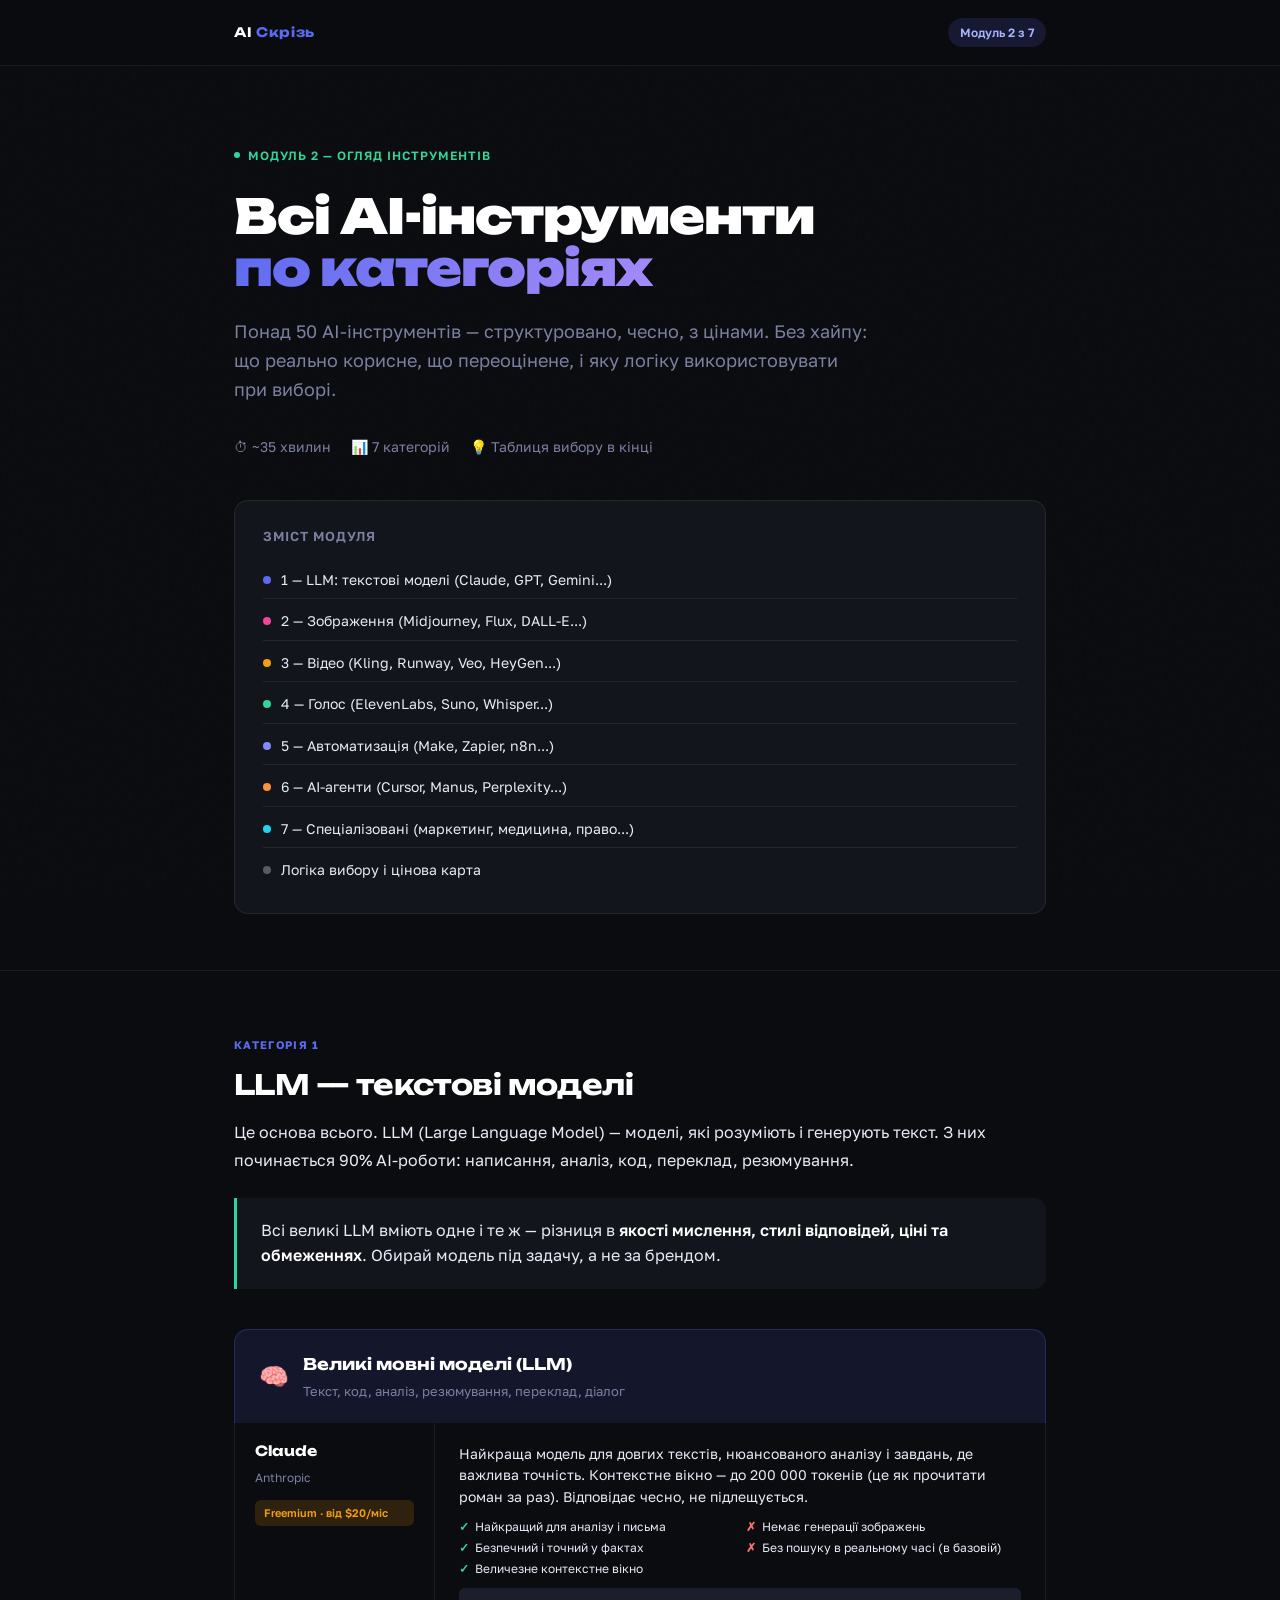
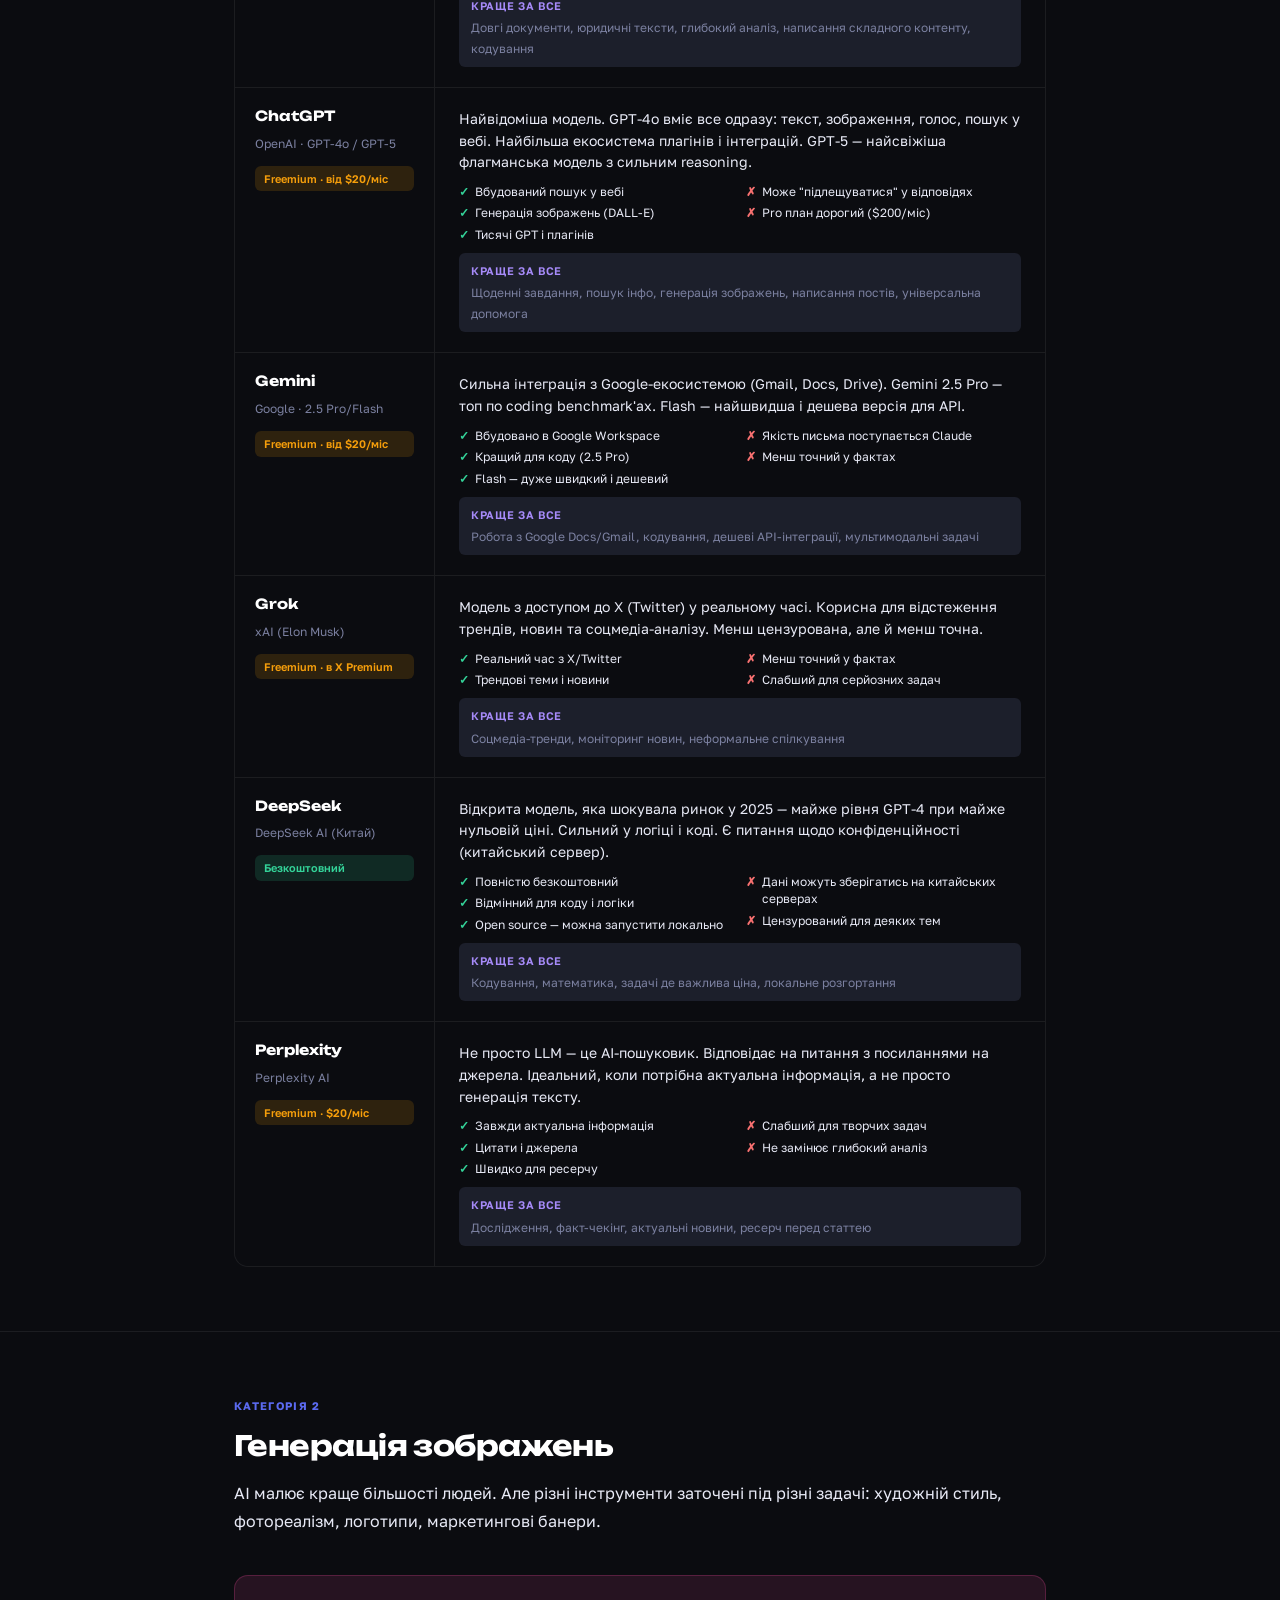
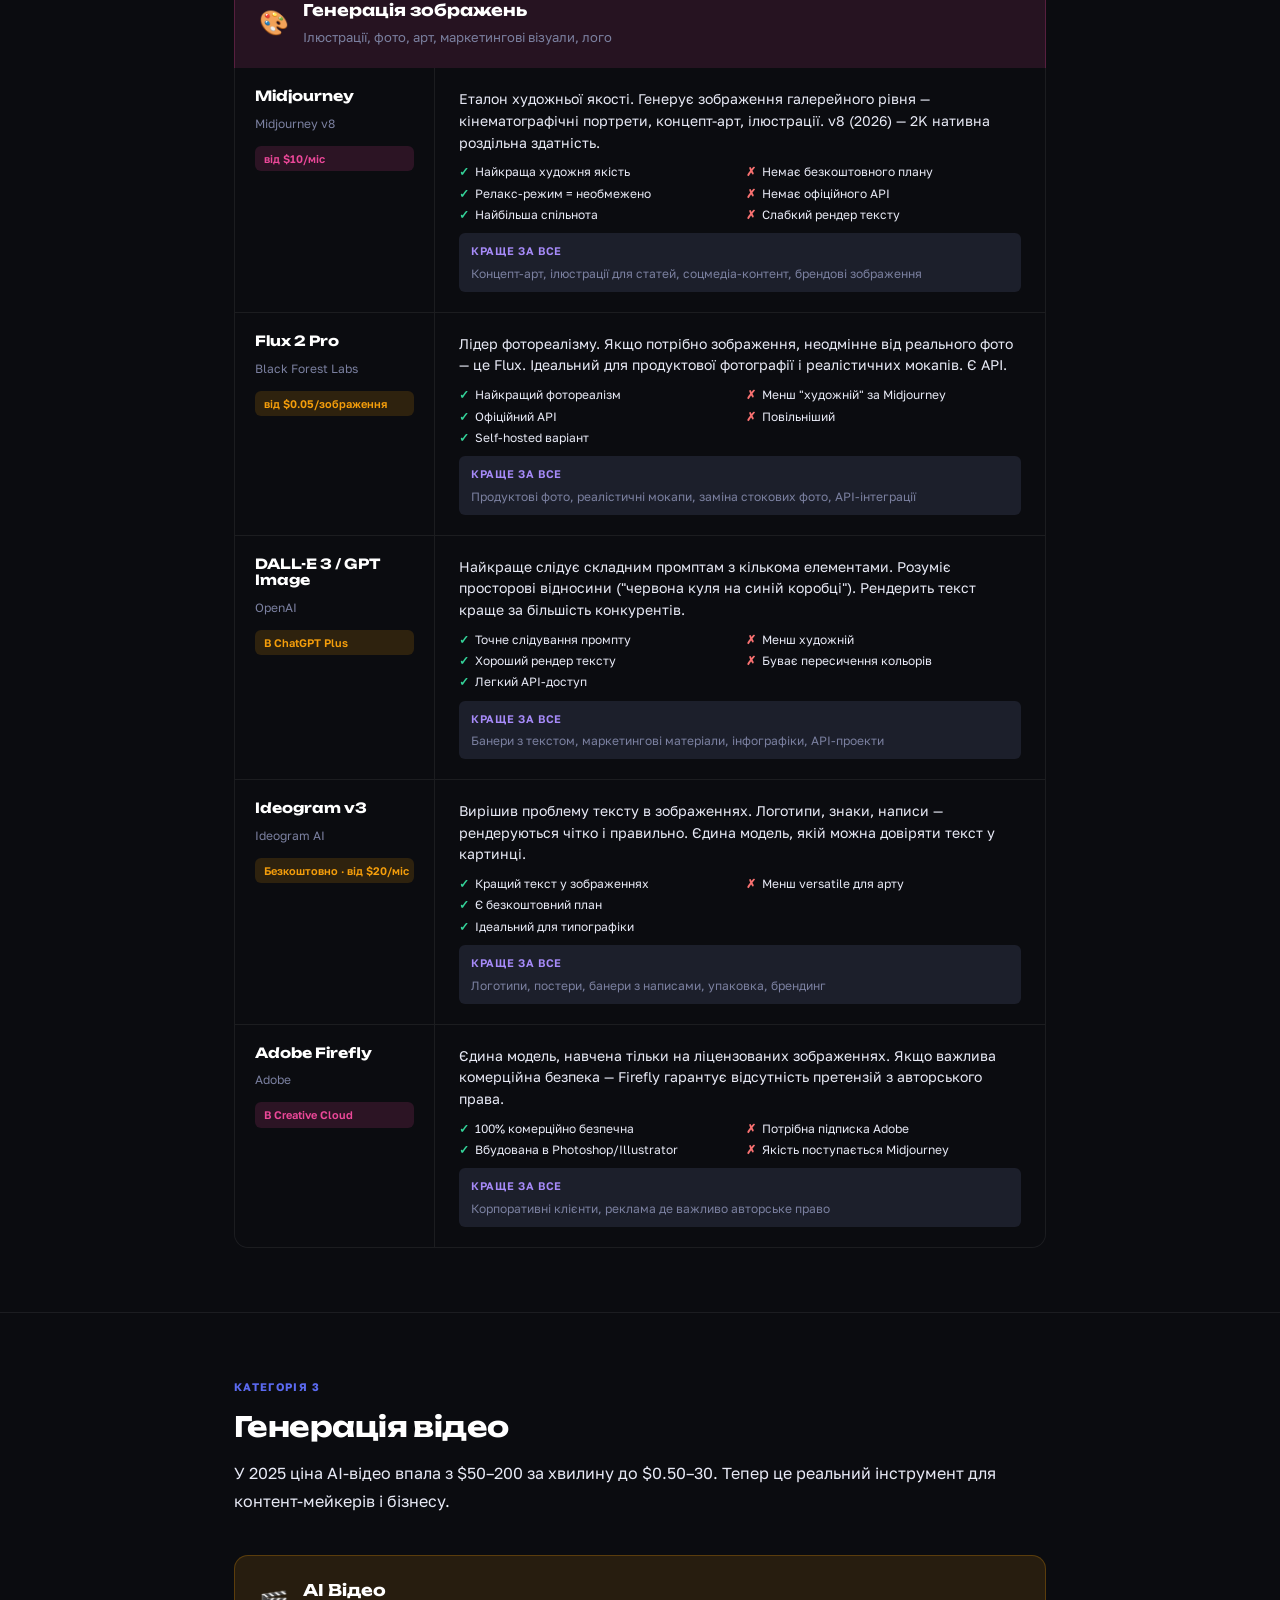
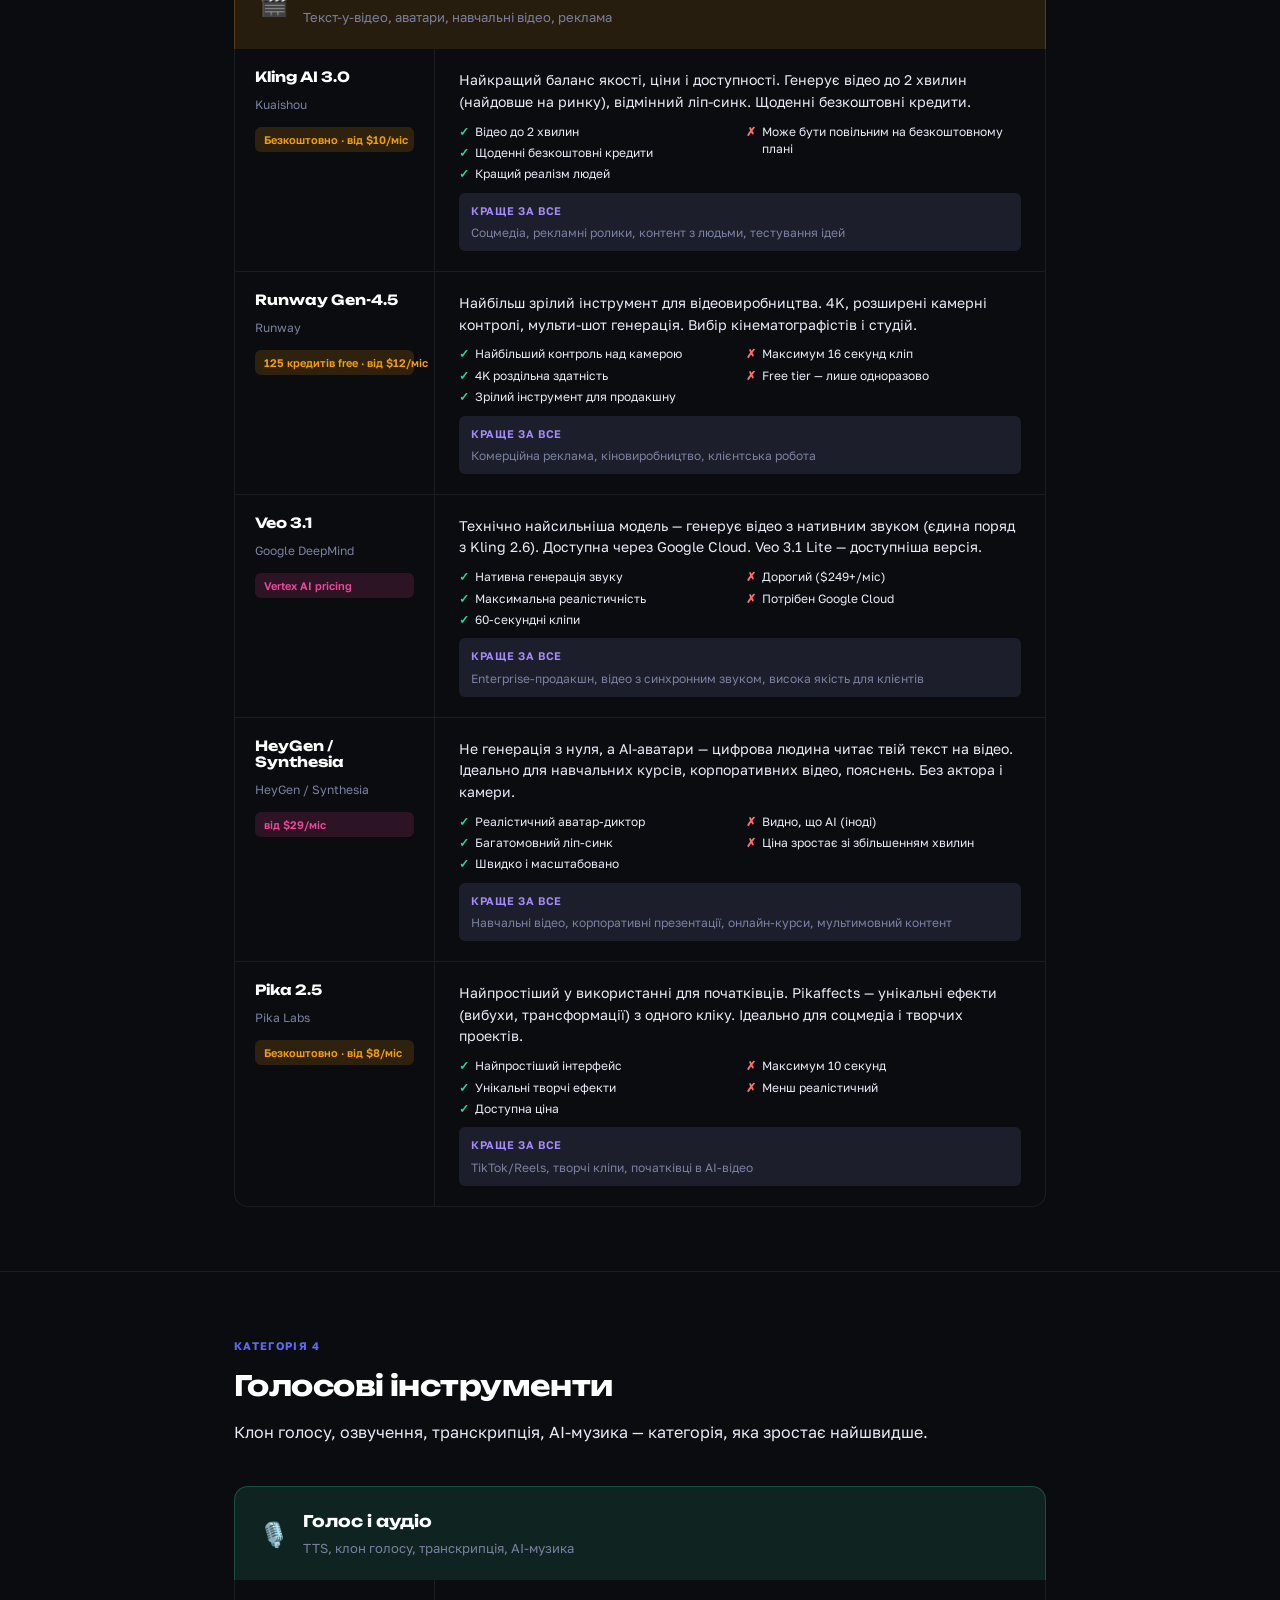
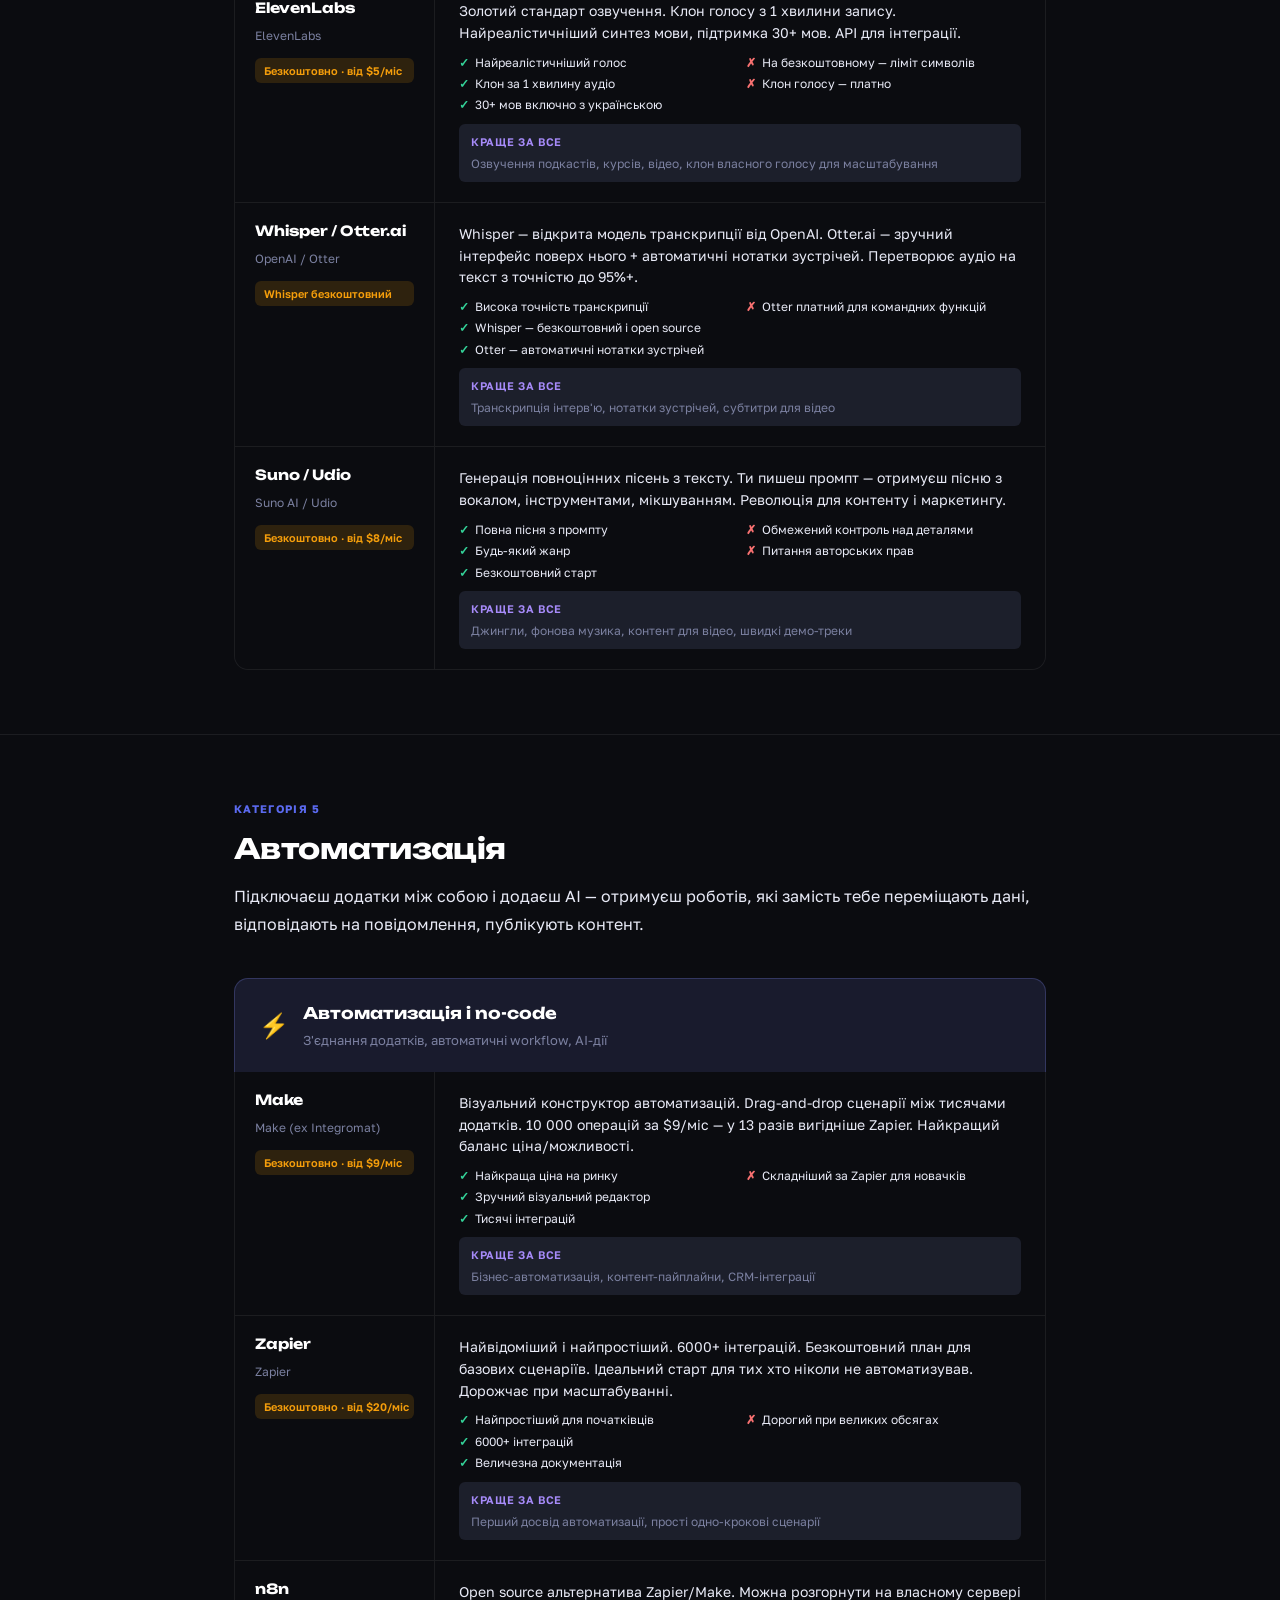
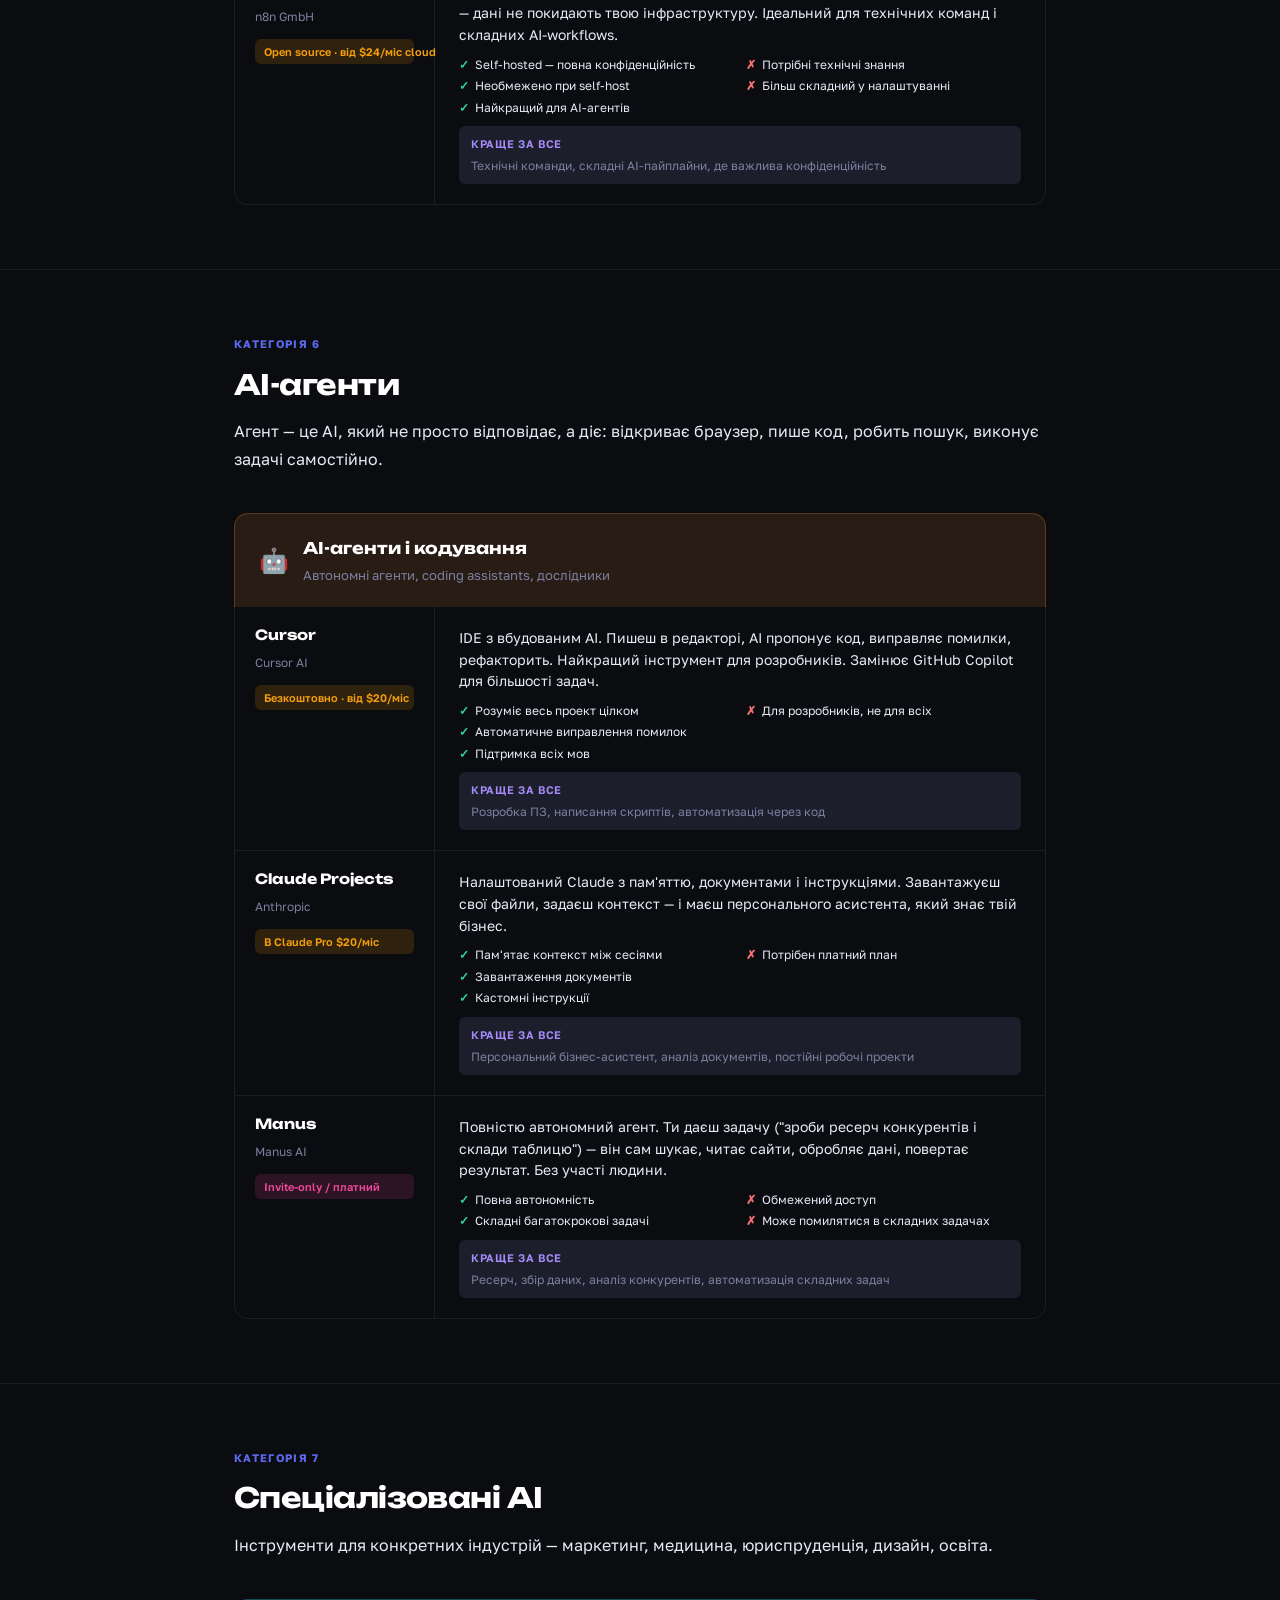
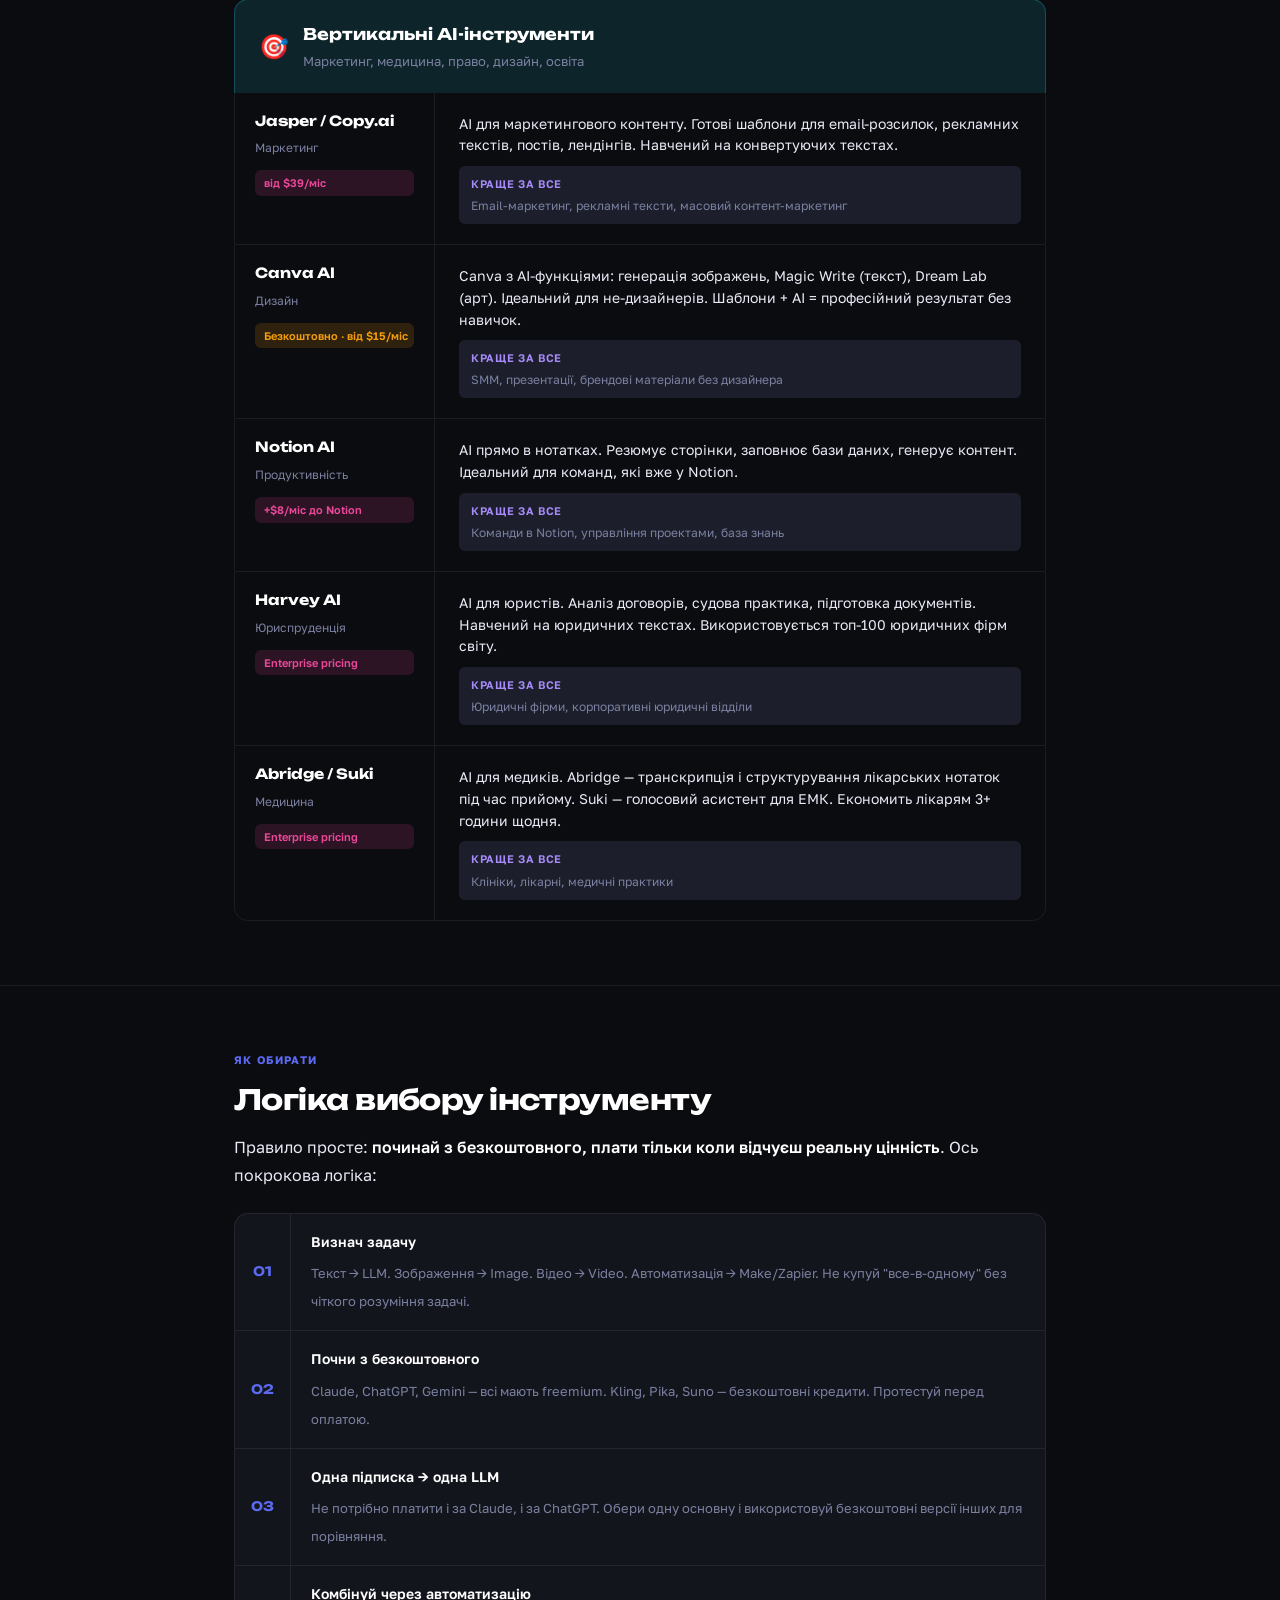
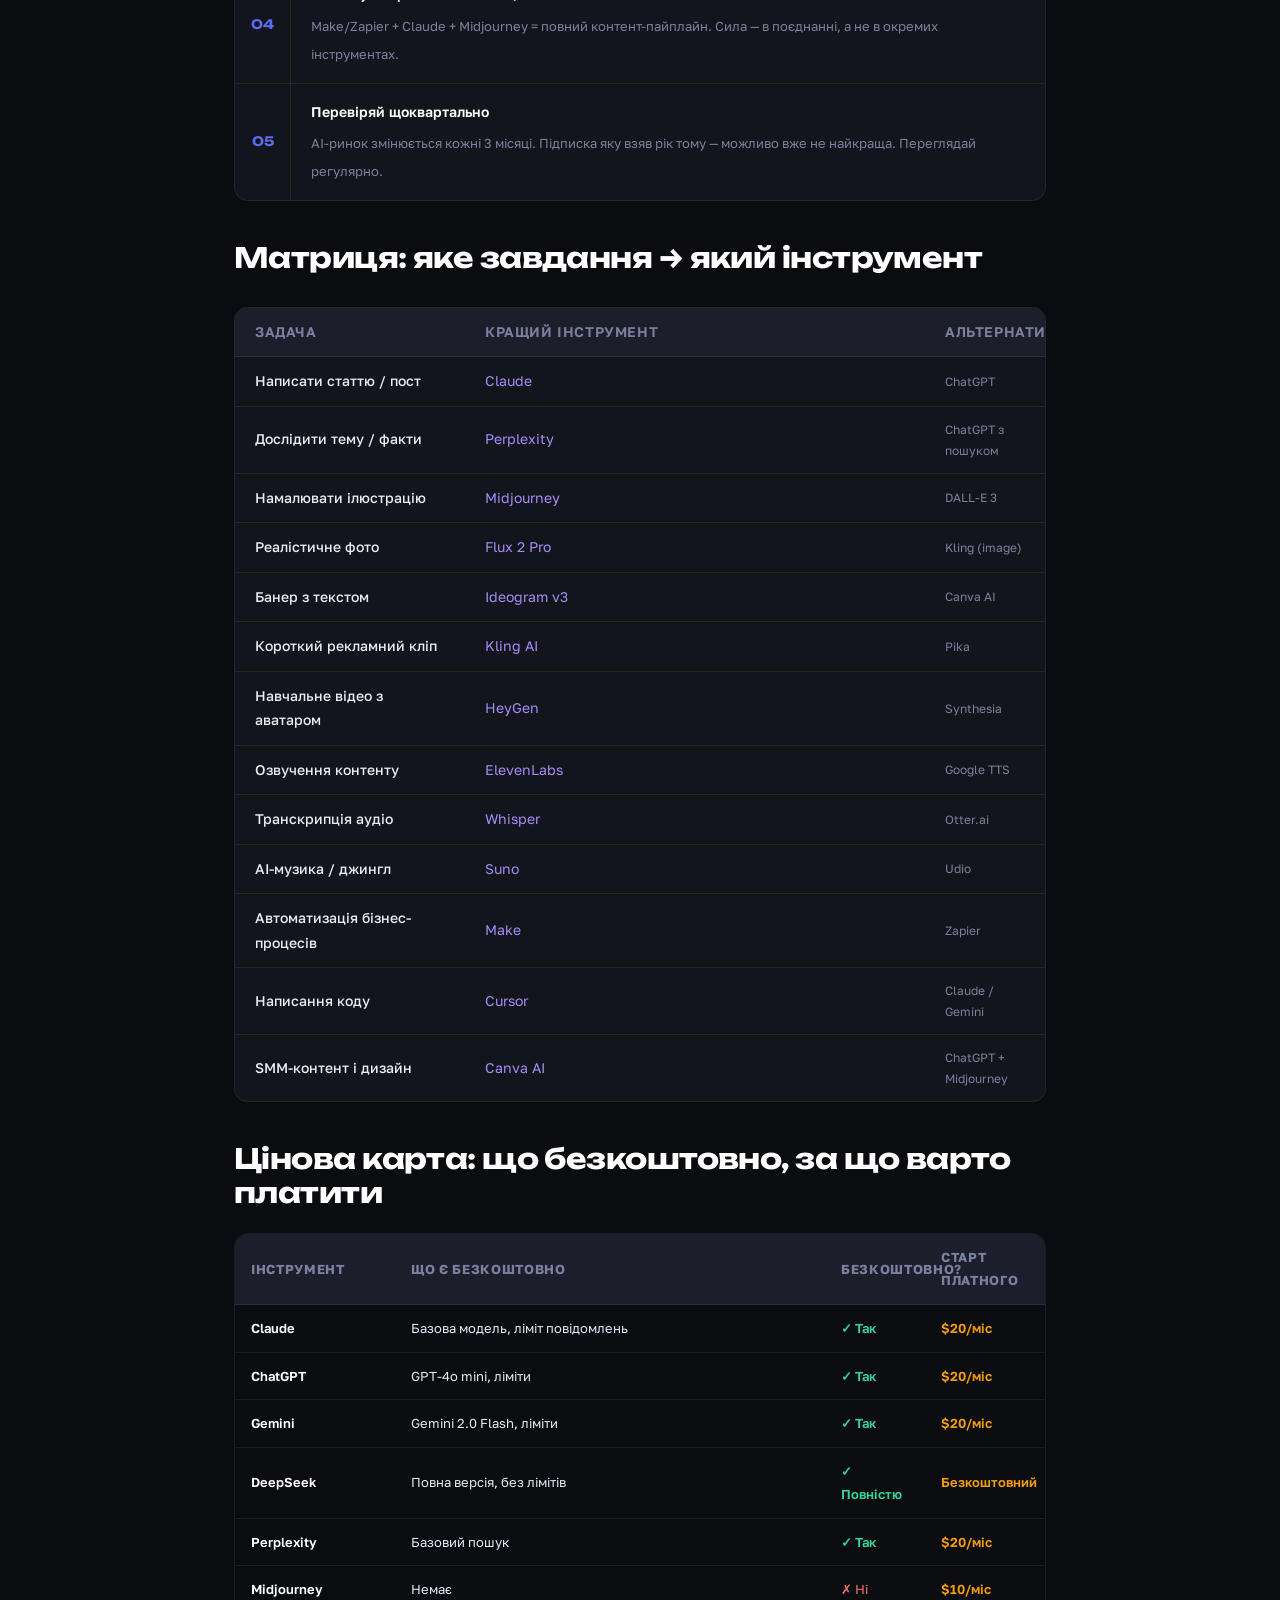
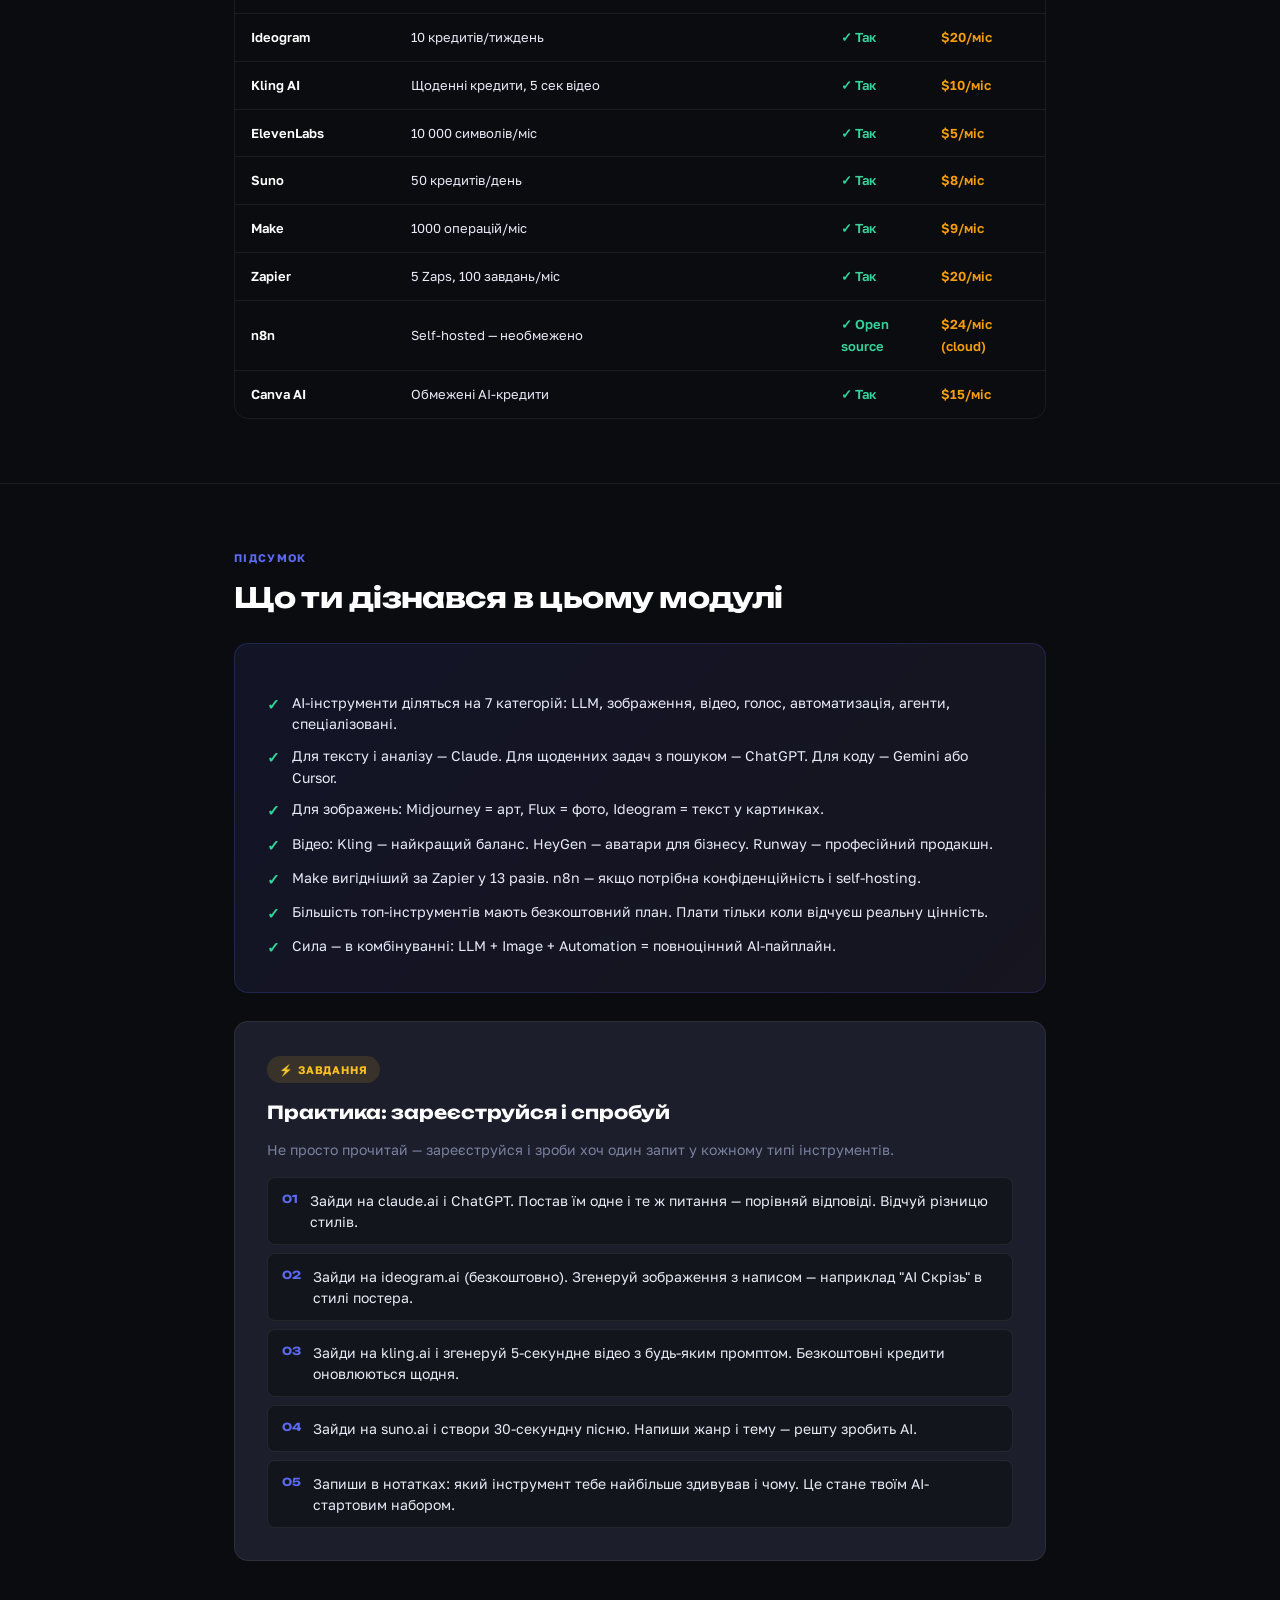
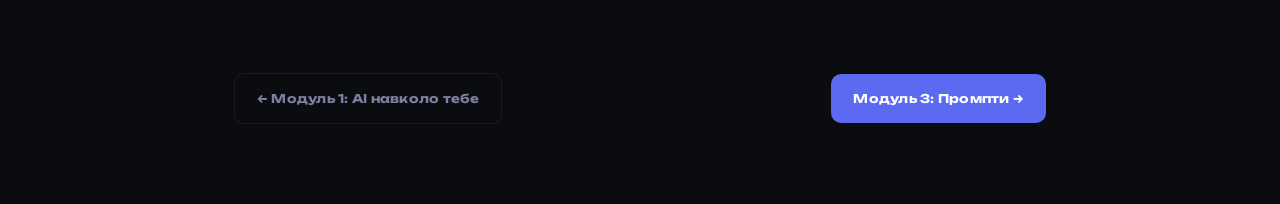
<file: files 3/module2.html>
<!DOCTYPE html>
<html lang="uk">
<head>
<meta charset="UTF-8">
<meta name="viewport" content="width=device-width, initial-scale=1.0">
<title>Модуль 2 — AI Інструменти | AI Скрізь</title>
<link rel="preconnect" href="https://fonts.googleapis.com">
<link href="https://fonts.googleapis.com/css2?family=Unbounded:wght@400;700;900&family=Golos+Text:wght@400;500;600&display=swap" rel="stylesheet">
<style>
  :root {
    --bg: #0b0c10;
    --surface: #13151c;
    --surface2: #1c1f2b;
    --border: rgba(255,255,255,0.07);
    --accent: #5b6af0;
    --accent2: #a78bfa;
    --accent3: #34d399;
    --accent4: #f59e0b;
    --text: #e8eaf6;
    --muted: #7b80a0;
    --heading: #ffffff;
    --tag-bg: rgba(91,106,240,0.15);
    --tag-color: #a5b4fc;

    --cat-llm: #5b6af0;
    --cat-llm-bg: rgba(91,106,240,0.12);
    --cat-img: #ec4899;
    --cat-img-bg: rgba(236,72,153,0.12);
    --cat-video: #f59e0b;
    --cat-video-bg: rgba(245,158,11,0.12);
    --cat-voice: #34d399;
    --cat-voice-bg: rgba(52,211,153,0.12);
    --cat-auto: #818cf8;
    --cat-auto-bg: rgba(129,140,248,0.12);
    --cat-agent: #fb923c;
    --cat-agent-bg: rgba(251,146,60,0.12);
    --cat-spec: #22d3ee;
    --cat-spec-bg: rgba(34,211,238,0.12);
  }
  * { margin:0; padding:0; box-sizing:border-box; }
  html { scroll-behavior: smooth; }
  body {
    background: var(--bg);
    color: var(--text);
    font-family: 'Golos Text', sans-serif;
    font-size: 16px;
    line-height: 1.75;
  }
  body::before {
    content:'';
    position:fixed; inset:0;
    background-image: url("data:image/svg+xml,%3Csvg viewBox='0 0 256 256' xmlns='http://www.w3.org/2000/svg'%3E%3Cfilter id='n'%3E%3CfeTurbulence type='fractalNoise' baseFrequency='0.9' numOctaves='4' stitchTiles='stitch'/%3E%3C/filter%3E%3Crect width='100%25' height='100%25' filter='url(%23n)' opacity='0.03'/%3E%3C/svg%3E");
    pointer-events:none; z-index:0; opacity:.4;
  }
  .wrap { max-width:860px; margin:0 auto; padding:0 24px; position:relative; z-index:1; }

  /* NAV */
  .course-nav {
    border-bottom:1px solid var(--border);
    padding:18px 0;
    position:sticky; top:0; z-index:100;
    background:rgba(11,12,16,0.92);
    backdrop-filter:blur(12px);
  }
  .course-nav .wrap { display:flex; align-items:center; justify-content:space-between; }
  .course-logo { font-family:'Unbounded',sans-serif; font-size:13px; font-weight:700; color:var(--heading); letter-spacing:.05em; }
  .course-logo span { color:var(--accent); }
  .module-badge { font-size:12px; font-weight:600; color:var(--tag-color); background:var(--tag-bg); padding:4px 12px; border-radius:20px; }

  /* TOC */
  .toc {
    background:var(--surface);
    border:1px solid var(--border);
    border-radius:14px;
    padding:24px 28px;
    margin:40px 0 0;
  }
  .toc-title { font-size:13px; font-weight:600; color:var(--muted); text-transform:uppercase; letter-spacing:.08em; margin-bottom:14px; }
  .toc-list { list-style:none; display:flex; flex-direction:column; gap:4px; }
  .toc-list li a {
    display:flex; align-items:center; gap:10px;
    font-size:14px; color:var(--text);
    text-decoration:none; padding:6px 0;
    border-bottom:1px solid var(--border);
    transition:color .15s;
  }
  .toc-list li:last-child a { border-bottom:none; }
  .toc-list li a:hover { color:var(--accent2); }
  .toc-dot { width:8px; height:8px; border-radius:50%; flex-shrink:0; }

  /* HERO */
  .hero { padding:72px 0 56px; border-bottom:1px solid var(--border); }
  .hero-tag { display:inline-flex; align-items:center; gap:8px; font-size:12px; font-weight:600; letter-spacing:.08em; text-transform:uppercase; color:var(--accent3); margin-bottom:24px; }
  .hero-tag::before { content:''; width:6px; height:6px; border-radius:50%; background:var(--accent3); animation:pulse 2s infinite; }
  @keyframes pulse { 0%,100%{opacity:1;transform:scale(1)} 50%{opacity:.4;transform:scale(1.5)} }
  .hero h1 { font-family:'Unbounded',sans-serif; font-size:clamp(28px,4.5vw,48px); font-weight:900; color:var(--heading); line-height:1.1; margin-bottom:22px; letter-spacing:-.02em; }
  .hero h1 em { font-style:normal; background:linear-gradient(135deg,var(--accent),var(--accent2)); -webkit-background-clip:text; -webkit-text-fill-color:transparent; background-clip:text; }
  .hero-lead { font-size:18px; color:var(--muted); max-width:640px; line-height:1.6; margin-bottom:32px; }
  .hero-meta { display:flex; gap:20px; flex-wrap:wrap; }
  .meta-item { display:flex; align-items:center; gap:8px; font-size:14px; color:var(--muted); }

  /* SECTION */
  section { padding:64px 0; border-bottom:1px solid var(--border); }
  section:last-of-type { border-bottom:none; }
  .section-eyebrow { font-size:11px; font-weight:700; letter-spacing:.12em; text-transform:uppercase; color:var(--accent); margin-bottom:14px; }
  h2 { font-family:'Unbounded',sans-serif; font-size:clamp(20px,3vw,28px); font-weight:700; color:var(--heading); line-height:1.2; margin-bottom:16px; letter-spacing:-.02em; }
  p { margin-bottom:14px; color:var(--text); }
  p:last-child { margin-bottom:0; }
  strong { color:var(--heading); font-weight:600; }

  /* CATEGORY HEADER */
  .cat-header {
    display:flex; align-items:center; gap:14px;
    padding:20px 24px;
    border-radius:14px 14px 0 0;
    border:1px solid var(--border);
    border-bottom:none;
    margin-top:40px;
  }
  .cat-icon { font-size:24px; }
  .cat-info {}
  .cat-name { font-family:'Unbounded',sans-serif; font-size:16px; font-weight:700; color:var(--heading); }
  .cat-desc { font-size:13px; color:var(--muted); margin-top:2px; }

  /* TOOL CARDS */
  .tools-grid {
    border:1px solid var(--border);
    border-top:none;
    border-radius:0 0 14px 14px;
    overflow:hidden;
  }
  .tool-card {
    display:grid;
    grid-template-columns:200px 1fr;
    border-bottom:1px solid var(--border);
    transition:background .15s;
  }
  .tool-card:last-child { border-bottom:none; }
  .tool-card:hover { background:rgba(255,255,255,.02); }

  .tool-left {
    padding:20px 20px;
    border-right:1px solid var(--border);
    display:flex; flex-direction:column; gap:8px;
  }
  .tool-name { font-family:'Unbounded',sans-serif; font-size:14px; font-weight:700; color:var(--heading); line-height:1.2; }
  .tool-maker { font-size:12px; color:var(--muted); }
  .tool-price {
    display:inline-block; font-size:11px; font-weight:600;
    padding:3px 9px; border-radius:6px; margin-top:4px;
    white-space:nowrap;
  }
  .price-free { background:rgba(52,211,153,.15); color:#34d399; }
  .price-freemium { background:rgba(245,158,11,.15); color:#f59e0b; }
  .price-paid { background:rgba(236,72,153,.15); color:#ec4899; }

  .tool-right { padding:20px 24px; display:flex; flex-direction:column; gap:10px; }
  .tool-desc { font-size:14px; color:var(--text); line-height:1.55; }

  .pros-cons { display:grid; grid-template-columns:1fr 1fr; gap:12px; }
  .pro-list, .con-list { display:flex; flex-direction:column; gap:4px; }
  .pro-item, .con-item { font-size:12px; line-height:1.45; display:flex; gap:6px; align-items:flex-start; }
  .pro-item::before { content:'✓'; color:var(--accent3); font-weight:700; flex-shrink:0; }
  .con-item::before { content:'✗'; color:#f87171; font-weight:700; flex-shrink:0; }

  .best-for {
    font-size:12px;
    background:var(--surface2);
    border-radius:6px;
    padding:8px 12px;
    color:var(--muted);
  }
  .best-for strong { color:var(--accent2); font-size:11px; text-transform:uppercase; letter-spacing:.06em; display:block; margin-bottom:2px; }

  /* DECISION MATRIX */
  .matrix {
    background:var(--surface);
    border:1px solid var(--border);
    border-radius:14px;
    overflow:hidden;
    margin-top:32px;
  }
  .matrix-header {
    padding:16px 24px;
    background:var(--surface2);
    border-bottom:1px solid var(--border);
    font-size:13px; font-weight:600; color:var(--muted);
    text-transform:uppercase; letter-spacing:.08em;
  }
  .matrix-row {
    display:grid;
    grid-template-columns:1fr 2fr 120px;
    border-bottom:1px solid var(--border);
    align-items:center;
  }
  .matrix-row:last-child { border-bottom:none; }
  .matrix-row.header-row {
    background:var(--surface2);
    font-size:12px; font-weight:600; color:var(--muted);
    text-transform:uppercase; letter-spacing:.05em;
  }
  .matrix-cell { padding:12px 20px; font-size:14px; }
  .matrix-cell.task { color:var(--text); font-weight:500; }
  .matrix-cell.tool { color:var(--accent2); }
  .matrix-cell.note { font-size:12px; color:var(--muted); }

  /* LOGIC FLOW */
  .logic-steps {
    display:flex; flex-direction:column; gap:0;
    background:var(--surface);
    border:1px solid var(--border);
    border-radius:14px;
    overflow:hidden;
    margin-top:24px;
  }
  .logic-step {
    display:grid; grid-template-columns:56px 1fr;
    border-bottom:1px solid var(--border);
  }
  .logic-step:last-child { border-bottom:none; }
  .logic-num {
    display:flex; align-items:center; justify-content:center;
    font-family:'Unbounded',sans-serif; font-size:13px; font-weight:700;
    color:var(--accent); border-right:1px solid var(--border);
    padding:16px 0;
  }
  .logic-content { padding:16px 20px; }
  .logic-content strong { display:block; color:var(--heading); font-size:14px; margin-bottom:4px; }
  .logic-content span { font-size:13px; color:var(--muted); }

  /* PRICE COMPARE */
  .price-table {
    border:1px solid var(--border);
    border-radius:14px;
    overflow:hidden;
    margin-top:24px;
  }
  .price-row {
    display:grid;
    grid-template-columns:160px 1fr 100px 120px;
    border-bottom:1px solid var(--border);
    align-items:center;
  }
  .price-row:last-child { border-bottom:none; }
  .price-row.head {
    background:var(--surface2);
    font-size:11px; font-weight:700;
    color:var(--muted); text-transform:uppercase; letter-spacing:.06em;
  }
  .price-cell { padding:12px 16px; font-size:13px; }
  .price-cell.name { font-weight:600; color:var(--heading); }
  .price-cell.free-yes { color:var(--accent3); font-weight:600; }
  .price-cell.free-no { color:#f87171; }
  .price-cell.start { color:var(--accent4); font-weight:600; }

  /* TAKEAWAYS */
  .takeaways { background:linear-gradient(135deg,rgba(91,106,240,.1),rgba(167,139,250,.07)); border:1px solid rgba(91,106,240,.2); border-radius:14px; padding:32px; margin-top:28px; }
  .takeaway-list { list-style:none; display:flex; flex-direction:column; gap:10px; margin-top:16px; }
  .takeaway-list li { display:flex; align-items:flex-start; gap:12px; font-size:14px; line-height:1.55; }
  .takeaway-list li::before { content:'✓'; color:var(--accent3); font-weight:700; font-size:15px; flex-shrink:0; margin-top:1px; }

  /* TASK */
  .task-block { background:var(--surface2); border:1px solid var(--border); border-radius:14px; padding:32px; margin-top:28px; }
  .task-badge { display:inline-flex; align-items:center; gap:6px; font-size:11px; font-weight:700; letter-spacing:.08em; text-transform:uppercase; color:#fbbf24; background:rgba(251,191,36,.12); padding:4px 12px; border-radius:20px; margin-bottom:14px; }
  .task-steps { list-style:none; display:flex; flex-direction:column; gap:8px; margin-top:14px; }
  .task-steps li { display:flex; align-items:flex-start; gap:12px; font-size:14px; background:var(--surface); border:1px solid var(--border); border-radius:8px; padding:12px 14px; line-height:1.5; }
  .task-steps li .num { font-family:'Unbounded',sans-serif; font-size:11px; font-weight:700; color:var(--accent); flex-shrink:0; margin-top:1px; }

  /* MODULE NAV */
  .module-nav { display:flex; justify-content:space-between; align-items:center; padding:48px 0 80px; gap:16px; }
  .btn { display:inline-flex; align-items:center; gap:8px; font-family:'Unbounded',sans-serif; font-size:12px; font-weight:700; padding:14px 22px; border-radius:10px; text-decoration:none; letter-spacing:.02em; transition:all .2s; cursor:pointer; border:none; }
  .btn-primary { background:var(--accent); color:#fff; }
  .btn-primary:hover { background:#4a57d4; }
  .btn-ghost { background:transparent; color:var(--muted); border:1px solid var(--border); }
  .btn-ghost:hover { color:var(--text); }

  /* HIGHLIGHT */
  .callout { background:var(--surface); border-left:3px solid var(--accent3); border-radius:0 12px 12px 0; padding:20px 24px; margin:24px 0; font-size:16px; color:var(--text); line-height:1.6; }

  @media(max-width:640px) {
    .tool-card { grid-template-columns:1fr; }
    .tool-left { border-right:none; border-bottom:1px solid var(--border); }
    .pros-cons { grid-template-columns:1fr; }
    .matrix-row, .price-row { grid-template-columns:1fr 1fr; }
    .matrix-cell.note, .price-cell:nth-child(3) { display:none; }
    .module-nav { flex-direction:column; }
    .btn { width:100%; justify-content:center; }
    .toc { display:none; }
  }
</style>
</head>
<body>

<nav class="course-nav">
  <div class="wrap">
    <div class="course-logo">AI <span>Скрізь</span></div>
    <div class="module-badge">Модуль 2 з 7</div>
  </div>
</nav>

<div class="hero">
  <div class="wrap">
    <div class="hero-tag">Модуль 2 — Огляд інструментів</div>
    <h1>Всі AI-інструменти<br><em>по категоріях</em></h1>
    <p class="hero-lead">
      Понад 50 AI-інструментів — структуровано, чесно, з цінами. Без хайпу: 
      що реально корисне, що переоцінене, і яку логіку використовувати при виборі.
    </p>
    <div class="hero-meta">
      <div class="meta-item">⏱ ~35 хвилин</div>
      <div class="meta-item">📊 7 категорій</div>
      <div class="meta-item">💡 Таблиця вибору в кінці</div>
    </div>

    <div class="toc">
      <div class="toc-title">Зміст модуля</div>
      <ul class="toc-list">
        <li><a href="#llm"><span class="toc-dot" style="background:var(--cat-llm)"></span>1 — LLM: текстові моделі (Claude, GPT, Gemini...)</a></li>
        <li><a href="#image"><span class="toc-dot" style="background:var(--cat-img)"></span>2 — Зображення (Midjourney, Flux, DALL-E...)</a></li>
        <li><a href="#video"><span class="toc-dot" style="background:var(--cat-video)"></span>3 — Відео (Kling, Runway, Veo, HeyGen...)</a></li>
        <li><a href="#voice"><span class="toc-dot" style="background:var(--cat-voice)"></span>4 — Голос (ElevenLabs, Suno, Whisper...)</a></li>
        <li><a href="#automation"><span class="toc-dot" style="background:var(--cat-auto)"></span>5 — Автоматизація (Make, Zapier, n8n...)</a></li>
        <li><a href="#agents"><span class="toc-dot" style="background:var(--cat-agent)"></span>6 — AI-агенти (Cursor, Manus, Perplexity...)</a></li>
        <li><a href="#specialized"><span class="toc-dot" style="background:var(--cat-spec)"></span>7 — Спеціалізовані (маркетинг, медицина, право...)</a></li>
        <li><a href="#logic"><span class="toc-dot" style="background:#fff;opacity:.3"></span>Логіка вибору і цінова карта</a></li>
      </ul>
    </div>
  </div>
</div>

<!-- ======================== LLM ======================== -->
<section id="llm">
  <div class="wrap">
    <div class="section-eyebrow">Категорія 1</div>
    <h2>LLM — текстові моделі</h2>
    <p>Це основа всього. LLM (Large Language Model) — моделі, які розуміють і генерують текст. З них починається 90% AI-роботи: написання, аналіз, код, переклад, резюмування.</p>

    <div class="callout">
      Всі великі LLM вміють одне і те ж — різниця в <strong>якості мислення, стилі відповідей, ціні та обмеженнях</strong>. Обирай модель під задачу, а не за брендом.
    </div>

    <div class="cat-header" style="background:var(--cat-llm-bg); border-color:rgba(91,106,240,.25);">
      <span class="cat-icon">🧠</span>
      <div class="cat-info">
        <div class="cat-name">Великі мовні моделі (LLM)</div>
        <div class="cat-desc">Текст, код, аналіз, резюмування, переклад, діалог</div>
      </div>
    </div>

    <div class="tools-grid">

      <div class="tool-card">
        <div class="tool-left">
          <div class="tool-name">Claude</div>
          <div class="tool-maker">Anthropic</div>
          <span class="tool-price price-freemium">Freemium · від $20/міс</span>
        </div>
        <div class="tool-right">
          <div class="tool-desc">Найкраща модель для довгих текстів, нюансованого аналізу і завдань, де важлива точність. Контекстне вікно — до 200 000 токенів (це як прочитати роман за раз). Відповідає чесно, не підлещується.</div>
          <div class="pros-cons">
            <div class="pro-list">
              <div class="pro-item">Найкращий для аналізу і письма</div>
              <div class="pro-item">Безпечний і точний у фактах</div>
              <div class="pro-item">Величезне контекстне вікно</div>
            </div>
            <div class="con-list">
              <div class="con-item">Немає генерації зображень</div>
              <div class="con-item">Без пошуку в реальному часі (в базовій)</div>
            </div>
          </div>
          <div class="best-for"><strong>Краще за все</strong>Довгі документи, юридичні тексти, глибокий аналіз, написання складного контенту, кодування</div>
        </div>
      </div>

      <div class="tool-card">
        <div class="tool-left">
          <div class="tool-name">ChatGPT</div>
          <div class="tool-maker">OpenAI · GPT-4o / GPT-5</div>
          <span class="tool-price price-freemium">Freemium · від $20/міс</span>
        </div>
        <div class="tool-right">
          <div class="tool-desc">Найвідоміша модель. GPT-4o вміє все одразу: текст, зображення, голос, пошук у вебі. Найбільша екосистема плагінів і інтеграцій. GPT-5 — найсвіжіша флагманська модель з сильним reasoning.</div>
          <div class="pros-cons">
            <div class="pro-list">
              <div class="pro-item">Вбудований пошук у вебі</div>
              <div class="pro-item">Генерація зображень (DALL-E)</div>
              <div class="pro-item">Тисячі GPT і плагінів</div>
            </div>
            <div class="con-list">
              <div class="con-item">Може "підлещуватися" у відповідях</div>
              <div class="con-item">Pro план дорогий ($200/міс)</div>
            </div>
          </div>
          <div class="best-for"><strong>Краще за все</strong>Щоденні завдання, пошук інфо, генерація зображень, написання постів, універсальна допомога</div>
        </div>
      </div>

      <div class="tool-card">
        <div class="tool-left">
          <div class="tool-name">Gemini</div>
          <div class="tool-maker">Google · 2.5 Pro/Flash</div>
          <span class="tool-price price-freemium">Freemium · від $20/міс</span>
        </div>
        <div class="tool-right">
          <div class="tool-desc">Сильна інтеграція з Google-екосистемою (Gmail, Docs, Drive). Gemini 2.5 Pro — топ по coding benchmark'ах. Flash — найшвидша і дешева версія для API.</div>
          <div class="pros-cons">
            <div class="pro-list">
              <div class="pro-item">Вбудовано в Google Workspace</div>
              <div class="pro-item">Кращий для коду (2.5 Pro)</div>
              <div class="pro-item">Flash — дуже швидкий і дешевий</div>
            </div>
            <div class="con-list">
              <div class="con-item">Якість письма поступається Claude</div>
              <div class="con-item">Менш точний у фактах</div>
            </div>
          </div>
          <div class="best-for"><strong>Краще за все</strong>Робота з Google Docs/Gmail, кодування, дешеві API-інтеграції, мультимодальні задачі</div>
        </div>
      </div>

      <div class="tool-card">
        <div class="tool-left">
          <div class="tool-name">Grok</div>
          <div class="tool-maker">xAI (Elon Musk)</div>
          <span class="tool-price price-freemium">Freemium · в X Premium</span>
        </div>
        <div class="tool-right">
          <div class="tool-desc">Модель з доступом до X (Twitter) у реальному часі. Корисна для відстеження трендів, новин та соцмедіа-аналізу. Менш цензурована, але й менш точна.</div>
          <div class="pros-cons">
            <div class="pro-list">
              <div class="pro-item">Реальний час з X/Twitter</div>
              <div class="pro-item">Трендові теми і новини</div>
            </div>
            <div class="con-list">
              <div class="con-item">Менш точний у фактах</div>
              <div class="con-item">Слабший для серйозних задач</div>
            </div>
          </div>
          <div class="best-for"><strong>Краще за все</strong>Соцмедіа-тренди, моніторинг новин, неформальне спілкування</div>
        </div>
      </div>

      <div class="tool-card">
        <div class="tool-left">
          <div class="tool-name">DeepSeek</div>
          <div class="tool-maker">DeepSeek AI (Китай)</div>
          <span class="tool-price price-free">Безкоштовний</span>
        </div>
        <div class="tool-right">
          <div class="tool-desc">Відкрита модель, яка шокувала ринок у 2025 — майже рівня GPT-4 при майже нульовій ціні. Сильний у логіці і коді. Є питання щодо конфіденційності (китайський сервер).</div>
          <div class="pros-cons">
            <div class="pro-list">
              <div class="pro-item">Повністю безкоштовний</div>
              <div class="pro-item">Відмінний для коду і логіки</div>
              <div class="pro-item">Open source — можна запустити локально</div>
            </div>
            <div class="con-list">
              <div class="con-item">Дані можуть зберігатись на китайських серверах</div>
              <div class="con-item">Цензурований для деяких тем</div>
            </div>
          </div>
          <div class="best-for"><strong>Краще за все</strong>Кодування, математика, задачі де важлива ціна, локальне розгортання</div>
        </div>
      </div>

      <div class="tool-card">
        <div class="tool-left">
          <div class="tool-name">Perplexity</div>
          <div class="tool-maker">Perplexity AI</div>
          <span class="tool-price price-freemium">Freemium · $20/міс</span>
        </div>
        <div class="tool-right">
          <div class="tool-desc">Не просто LLM — це AI-пошуковик. Відповідає на питання з посиланнями на джерела. Ідеальний, коли потрібна актуальна інформація, а не просто генерація тексту.</div>
          <div class="pros-cons">
            <div class="pro-list">
              <div class="pro-item">Завжди актуальна інформація</div>
              <div class="pro-item">Цитати і джерела</div>
              <div class="pro-item">Швидко для ресерчу</div>
            </div>
            <div class="con-list">
              <div class="con-item">Слабший для творчих задач</div>
              <div class="con-item">Не замінює глибокий аналіз</div>
            </div>
          </div>
          <div class="best-for"><strong>Краще за все</strong>Дослідження, факт-чекінг, актуальні новини, ресерч перед статтею</div>
        </div>
      </div>

    </div>

  </div>
</section>

<!-- ======================== IMAGE ======================== -->
<section id="image">
  <div class="wrap">
    <div class="section-eyebrow">Категорія 2</div>
    <h2>Генерація зображень</h2>
    <p>AI малює краще більшості людей. Але різні інструменти заточені під різні задачі: художній стиль, фотореалізм, логотипи, маркетингові банери.</p>

    <div class="cat-header" style="background:var(--cat-img-bg); border-color:rgba(236,72,153,.25);">
      <span class="cat-icon">🎨</span>
      <div class="cat-info">
        <div class="cat-name">Генерація зображень</div>
        <div class="cat-desc">Ілюстрації, фото, арт, маркетингові візуали, лого</div>
      </div>
    </div>

    <div class="tools-grid">

      <div class="tool-card">
        <div class="tool-left">
          <div class="tool-name">Midjourney</div>
          <div class="tool-maker">Midjourney v8</div>
          <span class="tool-price price-paid">від $10/міс</span>
        </div>
        <div class="tool-right">
          <div class="tool-desc">Еталон художньої якості. Генерує зображення галерейного рівня — кінематографічні портрети, концепт-арт, ілюстрації. v8 (2026) — 2K нативна роздільна здатність.</div>
          <div class="pros-cons">
            <div class="pro-list">
              <div class="pro-item">Найкраща художня якість</div>
              <div class="pro-item">Релакс-режим = необмежено</div>
              <div class="pro-item">Найбільша спільнота</div>
            </div>
            <div class="con-list">
              <div class="con-item">Немає безкоштовного плану</div>
              <div class="con-item">Немає офіційного API</div>
              <div class="con-item">Слабкий рендер тексту</div>
            </div>
          </div>
          <div class="best-for"><strong>Краще за все</strong>Концепт-арт, ілюстрації для статей, соцмедіа-контент, брендові зображення</div>
        </div>
      </div>

      <div class="tool-card">
        <div class="tool-left">
          <div class="tool-name">Flux 2 Pro</div>
          <div class="tool-maker">Black Forest Labs</div>
          <span class="tool-price price-freemium">від $0.05/зображення</span>
        </div>
        <div class="tool-right">
          <div class="tool-desc">Лідер фотореалізму. Якщо потрібно зображення, неодмінне від реального фото — це Flux. Ідеальний для продуктової фотографії і реалістичних мокапів. Є API.</div>
          <div class="pros-cons">
            <div class="pro-list">
              <div class="pro-item">Найкращий фотореалізм</div>
              <div class="pro-item">Офіційний API</div>
              <div class="pro-item">Self-hosted варіант</div>
            </div>
            <div class="con-list">
              <div class="con-item">Менш "художній" за Midjourney</div>
              <div class="con-item">Повільніший</div>
            </div>
          </div>
          <div class="best-for"><strong>Краще за все</strong>Продуктові фото, реалістичні мокапи, заміна стокових фото, API-інтеграції</div>
        </div>
      </div>

      <div class="tool-card">
        <div class="tool-left">
          <div class="tool-name">DALL-E 3 / GPT Image</div>
          <div class="tool-maker">OpenAI</div>
          <span class="tool-price price-freemium">В ChatGPT Plus</span>
        </div>
        <div class="tool-right">
          <div class="tool-desc">Найкраще слідує складним промптам з кількома елементами. Розуміє просторові відносини ("червона куля на синій коробці"). Рендерить текст краще за більшість конкурентів.</div>
          <div class="pros-cons">
            <div class="pro-list">
              <div class="pro-item">Точне слідування промпту</div>
              <div class="pro-item">Хороший рендер тексту</div>
              <div class="pro-item">Легкий API-доступ</div>
            </div>
            <div class="con-list">
              <div class="con-item">Менш художній</div>
              <div class="con-item">Буває пересичення кольорів</div>
            </div>
          </div>
          <div class="best-for"><strong>Краще за все</strong>Банери з текстом, маркетингові матеріали, інфографіки, API-проекти</div>
        </div>
      </div>

      <div class="tool-card">
        <div class="tool-left">
          <div class="tool-name">Ideogram v3</div>
          <div class="tool-maker">Ideogram AI</div>
          <span class="tool-price price-freemium">Безкоштовно · від $20/міс</span>
        </div>
        <div class="tool-right">
          <div class="tool-desc">Вирішив проблему тексту в зображеннях. Логотипи, знаки, написи — рендеруються чітко і правильно. Єдина модель, якій можна довіряти текст у картинці.</div>
          <div class="pros-cons">
            <div class="pro-list">
              <div class="pro-item">Кращий текст у зображеннях</div>
              <div class="pro-item">Є безкоштовний план</div>
              <div class="pro-item">Ідеальний для типографіки</div>
            </div>
            <div class="con-list">
              <div class="con-item">Менш versatile для арту</div>
            </div>
          </div>
          <div class="best-for"><strong>Краще за все</strong>Логотипи, постери, банери з написами, упаковка, брендинг</div>
        </div>
      </div>

      <div class="tool-card">
        <div class="tool-left">
          <div class="tool-name">Adobe Firefly</div>
          <div class="tool-maker">Adobe</div>
          <span class="tool-price price-paid">В Creative Cloud</span>
        </div>
        <div class="tool-right">
          <div class="tool-desc">Єдина модель, навчена тільки на ліцензованих зображеннях. Якщо важлива комерційна безпека — Firefly гарантує відсутність претензій з авторського права.</div>
          <div class="pros-cons">
            <div class="pro-list">
              <div class="pro-item">100% комерційно безпечна</div>
              <div class="pro-item">Вбудована в Photoshop/Illustrator</div>
            </div>
            <div class="con-list">
              <div class="con-item">Потрібна підписка Adobe</div>
              <div class="con-item">Якість поступається Midjourney</div>
            </div>
          </div>
          <div class="best-for"><strong>Краще за все</strong>Корпоративні клієнти, реклама де важливо авторське право</div>
        </div>
      </div>

    </div>
  </div>
</section>

<!-- ======================== VIDEO ======================== -->
<section id="video">
  <div class="wrap">
    <div class="section-eyebrow">Категорія 3</div>
    <h2>Генерація відео</h2>
    <p>У 2025 ціна AI-відео впала з $50–200 за хвилину до $0.50–30. Тепер це реальний інструмент для контент-мейкерів і бізнесу.</p>

    <div class="cat-header" style="background:var(--cat-video-bg); border-color:rgba(245,158,11,.25);">
      <span class="cat-icon">🎬</span>
      <div class="cat-info">
        <div class="cat-name">AI Відео</div>
        <div class="cat-desc">Текст-у-відео, аватари, навчальні відео, реклама</div>
      </div>
    </div>

    <div class="tools-grid">

      <div class="tool-card">
        <div class="tool-left">
          <div class="tool-name">Kling AI 3.0</div>
          <div class="tool-maker">Kuaishou</div>
          <span class="tool-price price-freemium">Безкоштовно · від $10/міс</span>
        </div>
        <div class="tool-right">
          <div class="tool-desc">Найкращий баланс якості, ціни і доступності. Генерує відео до 2 хвилин (найдовше на ринку), відмінний ліп-синк. Щоденні безкоштовні кредити.</div>
          <div class="pros-cons">
            <div class="pro-list">
              <div class="pro-item">Відео до 2 хвилин</div>
              <div class="pro-item">Щоденні безкоштовні кредити</div>
              <div class="pro-item">Кращий реалізм людей</div>
            </div>
            <div class="con-list">
              <div class="con-item">Може бути повільним на безкоштовному плані</div>
            </div>
          </div>
          <div class="best-for"><strong>Краще за все</strong>Соцмедіа, рекламні ролики, контент з людьми, тестування ідей</div>
        </div>
      </div>

      <div class="tool-card">
        <div class="tool-left">
          <div class="tool-name">Runway Gen-4.5</div>
          <div class="tool-maker">Runway</div>
          <span class="tool-price price-freemium">125 кредитів free · від $12/міс</span>
        </div>
        <div class="tool-right">
          <div class="tool-desc">Найбільш зрілий інструмент для відеовиробництва. 4K, розширені камерні контролі, мульти-шот генерація. Вибір кінематографістів і студій.</div>
          <div class="pros-cons">
            <div class="pro-list">
              <div class="pro-item">Найбільший контроль над камерою</div>
              <div class="pro-item">4K роздільна здатність</div>
              <div class="pro-item">Зрілий інструмент для продакшну</div>
            </div>
            <div class="con-list">
              <div class="con-item">Максимум 16 секунд кліп</div>
              <div class="con-item">Free tier — лише одноразово</div>
            </div>
          </div>
          <div class="best-for"><strong>Краще за все</strong>Комерційна реклама, кіновиробництво, клієнтська робота</div>
        </div>
      </div>

      <div class="tool-card">
        <div class="tool-left">
          <div class="tool-name">Veo 3.1</div>
          <div class="tool-maker">Google DeepMind</div>
          <span class="tool-price price-paid">Vertex AI pricing</span>
        </div>
        <div class="tool-right">
          <div class="tool-desc">Технічно найсильніша модель — генерує відео з нативним звуком (єдина поряд з Kling 2.6). Доступна через Google Cloud. Veo 3.1 Lite — доступніша версія.</div>
          <div class="pros-cons">
            <div class="pro-list">
              <div class="pro-item">Нативна генерація звуку</div>
              <div class="pro-item">Максимальна реалістичність</div>
              <div class="pro-item">60-секундні кліпи</div>
            </div>
            <div class="con-list">
              <div class="con-item">Дорогий ($249+/міс)</div>
              <div class="con-item">Потрібен Google Cloud</div>
            </div>
          </div>
          <div class="best-for"><strong>Краще за все</strong>Enterprise-продакшн, відео з синхронним звуком, висока якість для клієнтів</div>
        </div>
      </div>

      <div class="tool-card">
        <div class="tool-left">
          <div class="tool-name">HeyGen / Synthesia</div>
          <div class="tool-maker">HeyGen / Synthesia</div>
          <span class="tool-price price-paid">від $29/міс</span>
        </div>
        <div class="tool-right">
          <div class="tool-desc">Не генерація з нуля, а AI-аватари — цифрова людина читає твій текст на відео. Ідеально для навчальних курсів, корпоративних відео, пояснень. Без актора і камери.</div>
          <div class="pros-cons">
            <div class="pro-list">
              <div class="pro-item">Реалістичний аватар-диктор</div>
              <div class="pro-item">Багатомовний ліп-синк</div>
              <div class="pro-item">Швидко і масштабовано</div>
            </div>
            <div class="con-list">
              <div class="con-item">Видно, що AI (іноді)</div>
              <div class="con-item">Ціна зростає зі збільшенням хвилин</div>
            </div>
          </div>
          <div class="best-for"><strong>Краще за все</strong>Навчальні відео, корпоративні презентації, онлайн-курси, мультимовний контент</div>
        </div>
      </div>

      <div class="tool-card">
        <div class="tool-left">
          <div class="tool-name">Pika 2.5</div>
          <div class="tool-maker">Pika Labs</div>
          <span class="tool-price price-freemium">Безкоштовно · від $8/міс</span>
        </div>
        <div class="tool-right">
          <div class="tool-desc">Найпростіший у використанні для початківців. Pikaffects — унікальні ефекти (вибухи, трансформації) з одного кліку. Ідеально для соцмедіа і творчих проектів.</div>
          <div class="pros-cons">
            <div class="pro-list">
              <div class="pro-item">Найпростіший інтерфейс</div>
              <div class="pro-item">Унікальні творчі ефекти</div>
              <div class="pro-item">Доступна ціна</div>
            </div>
            <div class="con-list">
              <div class="con-item">Максимум 10 секунд</div>
              <div class="con-item">Менш реалістичний</div>
            </div>
          </div>
          <div class="best-for"><strong>Краще за все</strong>TikTok/Reels, творчі кліпи, початківці в AI-відео</div>
        </div>
      </div>

    </div>
  </div>
</section>

<!-- ======================== VOICE ======================== -->
<section id="voice">
  <div class="wrap">
    <div class="section-eyebrow">Категорія 4</div>
    <h2>Голосові інструменти</h2>
    <p>Клон голосу, озвучення, транскрипція, AI-музика — категорія, яка зростає найшвидше.</p>

    <div class="cat-header" style="background:var(--cat-voice-bg); border-color:rgba(52,211,153,.25);">
      <span class="cat-icon">🎙️</span>
      <div class="cat-info">
        <div class="cat-name">Голос і аудіо</div>
        <div class="cat-desc">TTS, клон голосу, транскрипція, AI-музика</div>
      </div>
    </div>

    <div class="tools-grid">

      <div class="tool-card">
        <div class="tool-left">
          <div class="tool-name">ElevenLabs</div>
          <div class="tool-maker">ElevenLabs</div>
          <span class="tool-price price-freemium">Безкоштовно · від $5/міс</span>
        </div>
        <div class="tool-right">
          <div class="tool-desc">Золотий стандарт озвучення. Клон голосу з 1 хвилини запису. Найреалістичніший синтез мови, підтримка 30+ мов. API для інтеграції.</div>
          <div class="pros-cons">
            <div class="pro-list">
              <div class="pro-item">Найреалістичніший голос</div>
              <div class="pro-item">Клон за 1 хвилину аудіо</div>
              <div class="pro-item">30+ мов включно з українською</div>
            </div>
            <div class="con-list">
              <div class="con-item">На безкоштовному — ліміт символів</div>
              <div class="con-item">Клон голосу — платно</div>
            </div>
          </div>
          <div class="best-for"><strong>Краще за все</strong>Озвучення подкастів, курсів, відео, клон власного голосу для масштабування</div>
        </div>
      </div>

      <div class="tool-card">
        <div class="tool-left">
          <div class="tool-name">Whisper / Otter.ai</div>
          <div class="tool-maker">OpenAI / Otter</div>
          <span class="tool-price price-freemium">Whisper безкоштовний</span>
        </div>
        <div class="tool-right">
          <div class="tool-desc">Whisper — відкрита модель транскрипції від OpenAI. Otter.ai — зручний інтерфейс поверх нього + автоматичні нотатки зустрічей. Перетворює аудіо на текст з точністю до 95%+.</div>
          <div class="pros-cons">
            <div class="pro-list">
              <div class="pro-item">Висока точність транскрипції</div>
              <div class="pro-item">Whisper — безкоштовний і open source</div>
              <div class="pro-item">Otter — автоматичні нотатки зустрічей</div>
            </div>
            <div class="con-list">
              <div class="con-item">Otter платний для командних функцій</div>
            </div>
          </div>
          <div class="best-for"><strong>Краще за все</strong>Транскрипція інтерв'ю, нотатки зустрічей, субтитри для відео</div>
        </div>
      </div>

      <div class="tool-card">
        <div class="tool-left">
          <div class="tool-name">Suno / Udio</div>
          <div class="tool-maker">Suno AI / Udio</div>
          <span class="tool-price price-freemium">Безкоштовно · від $8/міс</span>
        </div>
        <div class="tool-right">
          <div class="tool-desc">Генерація повноцінних пісень з тексту. Ти пишеш промпт — отримуєш пісню з вокалом, інструментами, мікшуванням. Революція для контенту і маркетингу.</div>
          <div class="pros-cons">
            <div class="pro-list">
              <div class="pro-item">Повна пісня з промпту</div>
              <div class="pro-item">Будь-який жанр</div>
              <div class="pro-item">Безкоштовний старт</div>
            </div>
            <div class="con-list">
              <div class="con-item">Обмежений контроль над деталями</div>
              <div class="con-item">Питання авторських прав</div>
            </div>
          </div>
          <div class="best-for"><strong>Краще за все</strong>Джингли, фонова музика, контент для відео, швидкі демо-треки</div>
        </div>
      </div>

    </div>
  </div>
</section>

<!-- ======================== AUTOMATION ======================== -->
<section id="automation">
  <div class="wrap">
    <div class="section-eyebrow">Категорія 5</div>
    <h2>Автоматизація</h2>
    <p>Підключаєш додатки між собою і додаєш AI — отримуєш роботів, які замість тебе переміщають дані, відповідають на повідомлення, публікують контент.</p>

    <div class="cat-header" style="background:var(--cat-auto-bg); border-color:rgba(129,140,248,.25);">
      <span class="cat-icon">⚡</span>
      <div class="cat-info">
        <div class="cat-name">Автоматизація і no-code</div>
        <div class="cat-desc">З'єднання додатків, автоматичні workflow, AI-дії</div>
      </div>
    </div>

    <div class="tools-grid">

      <div class="tool-card">
        <div class="tool-left">
          <div class="tool-name">Make</div>
          <div class="tool-maker">Make (ex Integromat)</div>
          <span class="tool-price price-freemium">Безкоштовно · від $9/міс</span>
        </div>
        <div class="tool-right">
          <div class="tool-desc">Візуальний конструктор автоматизацій. Drag-and-drop сценарії між тисячами додатків. 10 000 операцій за $9/міс — у 13 разів вигідніше Zapier. Найкращий баланс ціна/можливості.</div>
          <div class="pros-cons">
            <div class="pro-list">
              <div class="pro-item">Найкраща ціна на ринку</div>
              <div class="pro-item">Зручний візуальний редактор</div>
              <div class="pro-item">Тисячі інтеграцій</div>
            </div>
            <div class="con-list">
              <div class="con-item">Складніший за Zapier для новачків</div>
            </div>
          </div>
          <div class="best-for"><strong>Краще за все</strong>Бізнес-автоматизація, контент-пайплайни, CRM-інтеграції</div>
        </div>
      </div>

      <div class="tool-card">
        <div class="tool-left">
          <div class="tool-name">Zapier</div>
          <div class="tool-maker">Zapier</div>
          <span class="tool-price price-freemium">Безкоштовно · від $20/міс</span>
        </div>
        <div class="tool-right">
          <div class="tool-desc">Найвідоміший і найпростіший. 6000+ інтеграцій. Безкоштовний план для базових сценаріїв. Ідеальний старт для тих хто ніколи не автоматизував. Дорожчає при масштабуванні.</div>
          <div class="pros-cons">
            <div class="pro-list">
              <div class="pro-item">Найпростіший для початківців</div>
              <div class="pro-item">6000+ інтеграцій</div>
              <div class="pro-item">Величезна документація</div>
            </div>
            <div class="con-list">
              <div class="con-item">Дорогий при великих обсягах</div>
            </div>
          </div>
          <div class="best-for"><strong>Краще за все</strong>Перший досвід автоматизації, прості одно-крокові сценарії</div>
        </div>
      </div>

      <div class="tool-card">
        <div class="tool-left">
          <div class="tool-name">n8n</div>
          <div class="tool-maker">n8n GmbH</div>
          <span class="tool-price price-freemium">Open source · від $24/міс cloud</span>
        </div>
        <div class="tool-right">
          <div class="tool-desc">Open source альтернатива Zapier/Make. Можна розгорнути на власному сервері — дані не покидають твою інфраструктуру. Ідеальний для технічних команд і складних AI-workflows.</div>
          <div class="pros-cons">
            <div class="pro-list">
              <div class="pro-item">Self-hosted — повна конфіденційність</div>
              <div class="pro-item">Необмежено при self-host</div>
              <div class="pro-item">Найкращий для AI-агентів</div>
            </div>
            <div class="con-list">
              <div class="con-item">Потрібні технічні знання</div>
              <div class="con-item">Більш складний у налаштуванні</div>
            </div>
          </div>
          <div class="best-for"><strong>Краще за все</strong>Технічні команди, складні AI-пайплайни, де важлива конфіденційність</div>
        </div>
      </div>

    </div>
  </div>
</section>

<!-- ======================== AGENTS ======================== -->
<section id="agents">
  <div class="wrap">
    <div class="section-eyebrow">Категорія 6</div>
    <h2>AI-агенти</h2>
    <p>Агент — це AI, який не просто відповідає, а діє: відкриває браузер, пише код, робить пошук, виконує задачі самостійно.</p>

    <div class="cat-header" style="background:var(--cat-agent-bg); border-color:rgba(251,146,60,.25);">
      <span class="cat-icon">🤖</span>
      <div class="cat-info">
        <div class="cat-name">AI-агенти і кодування</div>
        <div class="cat-desc">Автономні агенти, coding assistants, дослідники</div>
      </div>
    </div>

    <div class="tools-grid">

      <div class="tool-card">
        <div class="tool-left">
          <div class="tool-name">Cursor</div>
          <div class="tool-maker">Cursor AI</div>
          <span class="tool-price price-freemium">Безкоштовно · від $20/міс</span>
        </div>
        <div class="tool-right">
          <div class="tool-desc">IDE з вбудованим AI. Пишеш в редакторі, AI пропонує код, виправляє помилки, рефакторить. Найкращий інструмент для розробників. Замінює GitHub Copilot для більшості задач.</div>
          <div class="pros-cons">
            <div class="pro-list">
              <div class="pro-item">Розуміє весь проект цілком</div>
              <div class="pro-item">Автоматичне виправлення помилок</div>
              <div class="pro-item">Підтримка всіх мов</div>
            </div>
            <div class="con-list">
              <div class="con-item">Для розробників, не для всіх</div>
            </div>
          </div>
          <div class="best-for"><strong>Краще за все</strong>Розробка ПЗ, написання скриптів, автоматизація через код</div>
        </div>
      </div>

      <div class="tool-card">
        <div class="tool-left">
          <div class="tool-name">Claude Projects</div>
          <div class="tool-maker">Anthropic</div>
          <span class="tool-price price-freemium">В Claude Pro $20/міс</span>
        </div>
        <div class="tool-right">
          <div class="tool-desc">Налаштований Claude з пам'яттю, документами і інструкціями. Завантажуєш свої файли, задаєш контекст — і маєш персонального асистента, який знає твій бізнес.</div>
          <div class="pros-cons">
            <div class="pro-list">
              <div class="pro-item">Пам'ятає контекст між сесіями</div>
              <div class="pro-item">Завантаження документів</div>
              <div class="pro-item">Кастомні інструкції</div>
            </div>
            <div class="con-list">
              <div class="con-item">Потрібен платний план</div>
            </div>
          </div>
          <div class="best-for"><strong>Краще за все</strong>Персональний бізнес-асистент, аналіз документів, постійні робочі проекти</div>
        </div>
      </div>

      <div class="tool-card">
        <div class="tool-left">
          <div class="tool-name">Manus</div>
          <div class="tool-maker">Manus AI</div>
          <span class="tool-price price-paid">Invite-only / платний</span>
        </div>
        <div class="tool-right">
          <div class="tool-desc">Повністю автономний агент. Ти даєш задачу ("зроби ресерч конкурентів і склади таблицю") — він сам шукає, читає сайти, обробляє дані, повертає результат. Без участі людини.</div>
          <div class="pros-cons">
            <div class="pro-list">
              <div class="pro-item">Повна автономність</div>
              <div class="pro-item">Складні багатокрокові задачі</div>
            </div>
            <div class="con-list">
              <div class="con-item">Обмежений доступ</div>
              <div class="con-item">Може помилятися в складних задачах</div>
            </div>
          </div>
          <div class="best-for"><strong>Краще за все</strong>Ресерч, збір даних, аналіз конкурентів, автоматизація складних задач</div>
        </div>
      </div>

    </div>
  </div>
</section>

<!-- ======================== SPECIALIZED ======================== -->
<section id="specialized">
  <div class="wrap">
    <div class="section-eyebrow">Категорія 7</div>
    <h2>Спеціалізовані AI</h2>
    <p>Інструменти для конкретних індустрій — маркетинг, медицина, юриспруденція, дизайн, освіта.</p>

    <div class="cat-header" style="background:var(--cat-spec-bg); border-color:rgba(34,211,238,.25);">
      <span class="cat-icon">🎯</span>
      <div class="cat-info">
        <div class="cat-name">Вертикальні AI-інструменти</div>
        <div class="cat-desc">Маркетинг, медицина, право, дизайн, освіта</div>
      </div>
    </div>

    <div class="tools-grid">

      <div class="tool-card">
        <div class="tool-left">
          <div class="tool-name">Jasper / Copy.ai</div>
          <div class="tool-maker">Маркетинг</div>
          <span class="tool-price price-paid">від $39/міс</span>
        </div>
        <div class="tool-right">
          <div class="tool-desc">AI для маркетингового контенту. Готові шаблони для email-розсилок, рекламних текстів, постів, лендінгів. Навчений на конвертуючих текстах.</div>
          <div class="best-for"><strong>Краще за все</strong>Email-маркетинг, рекламні тексти, масовий контент-маркетинг</div>
        </div>
      </div>

      <div class="tool-card">
        <div class="tool-left">
          <div class="tool-name">Canva AI</div>
          <div class="tool-maker">Дизайн</div>
          <span class="tool-price price-freemium">Безкоштовно · від $15/міс</span>
        </div>
        <div class="tool-right">
          <div class="tool-desc">Canva з AI-функціями: генерація зображень, Magic Write (текст), Dream Lab (арт). Ідеальний для не-дизайнерів. Шаблони + AI = професійний результат без навичок.</div>
          <div class="best-for"><strong>Краще за все</strong>SMM, презентації, брендові матеріали без дизайнера</div>
        </div>
      </div>

      <div class="tool-card">
        <div class="tool-left">
          <div class="tool-name">Notion AI</div>
          <div class="tool-maker">Продуктивність</div>
          <span class="tool-price price-paid">+$8/міс до Notion</span>
        </div>
        <div class="tool-right">
          <div class="tool-desc">AI прямо в нотатках. Резюмує сторінки, заповнює бази даних, генерує контент. Ідеальний для команд, які вже у Notion.</div>
          <div class="best-for"><strong>Краще за все</strong>Команди в Notion, управління проектами, база знань</div>
        </div>
      </div>

      <div class="tool-card">
        <div class="tool-left">
          <div class="tool-name">Harvey AI</div>
          <div class="tool-maker">Юриспруденція</div>
          <span class="tool-price price-paid">Enterprise pricing</span>
        </div>
        <div class="tool-right">
          <div class="tool-desc">AI для юристів. Аналіз договорів, судова практика, підготовка документів. Навчений на юридичних текстах. Використовується топ-100 юридичних фірм світу.</div>
          <div class="best-for"><strong>Краще за все</strong>Юридичні фірми, корпоративні юридичні відділи</div>
        </div>
      </div>

      <div class="tool-card">
        <div class="tool-left">
          <div class="tool-name">Abridge / Suki</div>
          <div class="tool-maker">Медицина</div>
          <span class="tool-price price-paid">Enterprise pricing</span>
        </div>
        <div class="tool-right">
          <div class="tool-desc">AI для медиків. Abridge — транскрипція і структурування лікарських нотаток під час прийому. Suki — голосовий асистент для ЕМК. Економить лікарям 3+ години щодня.</div>
          <div class="best-for"><strong>Краще за все</strong>Клініки, лікарні, медичні практики</div>
        </div>
      </div>

    </div>
  </div>
</section>

<!-- ======================== LOGIC ======================== -->
<section id="logic">
  <div class="wrap">
    <div class="section-eyebrow">Як обирати</div>
    <h2>Логіка вибору інструменту</h2>
    <p>Правило просте: <strong>починай з безкоштовного, плати тільки коли відчуєш реальну цінність</strong>. Ось покрокова логіка:</p>

    <div class="logic-steps">
      <div class="logic-step">
        <div class="logic-num">01</div>
        <div class="logic-content">
          <strong>Визнач задачу</strong>
          <span>Текст → LLM. Зображення → Image. Відео → Video. Автоматизація → Make/Zapier. Не купуй "все-в-одному" без чіткого розуміння задачі.</span>
        </div>
      </div>
      <div class="logic-step">
        <div class="logic-num">02</div>
        <div class="logic-content">
          <strong>Почни з безкоштовного</strong>
          <span>Claude, ChatGPT, Gemini — всі мають freemium. Kling, Pika, Suno — безкоштовні кредити. Протестуй перед оплатою.</span>
        </div>
      </div>
      <div class="logic-step">
        <div class="logic-num">03</div>
        <div class="logic-content">
          <strong>Одна підписка → одна LLM</strong>
          <span>Не потрібно платити і за Claude, і за ChatGPT. Обери одну основну і використовуй безкоштовні версії інших для порівняння.</span>
        </div>
      </div>
      <div class="logic-step">
        <div class="logic-num">04</div>
        <div class="logic-content">
          <strong>Комбінуй через автоматизацію</strong>
          <span>Make/Zapier + Claude + Midjourney = повний контент-пайплайн. Сила — в поєднанні, а не в окремих інструментах.</span>
        </div>
      </div>
      <div class="logic-step">
        <div class="logic-num">05</div>
        <div class="logic-content">
          <strong>Перевіряй щоквартально</strong>
          <span>AI-ринок змінюється кожні 3 місяці. Підписка яку взяв рік тому — можливо вже не найкраща. Переглядай регулярно.</span>
        </div>
      </div>
    </div>

    <div style="margin-top:40px;">
      <h2>Матриця: яке завдання → який інструмент</h2>
      <div class="matrix">
        <div class="matrix-row header-row">
          <div class="matrix-cell">Задача</div>
          <div class="matrix-cell">Кращий інструмент</div>
          <div class="matrix-cell">Альтернатива</div>
        </div>
        <div class="matrix-row"><div class="matrix-cell task">Написати статтю / пост</div><div class="matrix-cell tool">Claude</div><div class="matrix-cell note">ChatGPT</div></div>
        <div class="matrix-row"><div class="matrix-cell task">Дослідити тему / факти</div><div class="matrix-cell tool">Perplexity</div><div class="matrix-cell note">ChatGPT з пошуком</div></div>
        <div class="matrix-row"><div class="matrix-cell task">Намалювати ілюстрацію</div><div class="matrix-cell tool">Midjourney</div><div class="matrix-cell note">DALL-E 3</div></div>
        <div class="matrix-row"><div class="matrix-cell task">Реалістичне фото</div><div class="matrix-cell tool">Flux 2 Pro</div><div class="matrix-cell note">Kling (image)</div></div>
        <div class="matrix-row"><div class="matrix-cell task">Банер з текстом</div><div class="matrix-cell tool">Ideogram v3</div><div class="matrix-cell note">Canva AI</div></div>
        <div class="matrix-row"><div class="matrix-cell task">Короткий рекламний кліп</div><div class="matrix-cell tool">Kling AI</div><div class="matrix-cell note">Pika</div></div>
        <div class="matrix-row"><div class="matrix-cell task">Навчальне відео з аватаром</div><div class="matrix-cell tool">HeyGen</div><div class="matrix-cell note">Synthesia</div></div>
        <div class="matrix-row"><div class="matrix-cell task">Озвучення контенту</div><div class="matrix-cell tool">ElevenLabs</div><div class="matrix-cell note">Google TTS</div></div>
        <div class="matrix-row"><div class="matrix-cell task">Транскрипція аудіо</div><div class="matrix-cell tool">Whisper</div><div class="matrix-cell note">Otter.ai</div></div>
        <div class="matrix-row"><div class="matrix-cell task">AI-музика / джингл</div><div class="matrix-cell tool">Suno</div><div class="matrix-cell note">Udio</div></div>
        <div class="matrix-row"><div class="matrix-cell task">Автоматизація бізнес-процесів</div><div class="matrix-cell tool">Make</div><div class="matrix-cell note">Zapier</div></div>
        <div class="matrix-row"><div class="matrix-cell task">Написання коду</div><div class="matrix-cell tool">Cursor</div><div class="matrix-cell note">Claude / Gemini</div></div>
        <div class="matrix-row"><div class="matrix-cell task">SMM-контент і дизайн</div><div class="matrix-cell tool">Canva AI</div><div class="matrix-cell note">ChatGPT + Midjourney</div></div>
      </div>
    </div>

    <div style="margin-top:40px;">
      <h2>Цінова карта: що безкоштовно, за що варто платити</h2>
      <div class="price-table">
        <div class="price-row head">
          <div class="price-cell">Інструмент</div>
          <div class="price-cell">Що є безкоштовно</div>
          <div class="price-cell">Безкоштовно?</div>
          <div class="price-cell">Старт платного</div>
        </div>
        <div class="price-row">
          <div class="price-cell name">Claude</div>
          <div class="price-cell">Базова модель, ліміт повідомлень</div>
          <div class="price-cell free-yes">✓ Так</div>
          <div class="price-cell start">$20/міс</div>
        </div>
        <div class="price-row">
          <div class="price-cell name">ChatGPT</div>
          <div class="price-cell">GPT-4o mini, ліміти</div>
          <div class="price-cell free-yes">✓ Так</div>
          <div class="price-cell start">$20/міс</div>
        </div>
        <div class="price-row">
          <div class="price-cell name">Gemini</div>
          <div class="price-cell">Gemini 2.0 Flash, ліміти</div>
          <div class="price-cell free-yes">✓ Так</div>
          <div class="price-cell start">$20/міс</div>
        </div>
        <div class="price-row">
          <div class="price-cell name">DeepSeek</div>
          <div class="price-cell">Повна версія, без лімітів</div>
          <div class="price-cell free-yes">✓ Повністю</div>
          <div class="price-cell start">Безкоштовний</div>
        </div>
        <div class="price-row">
          <div class="price-cell name">Perplexity</div>
          <div class="price-cell">Базовий пошук</div>
          <div class="price-cell free-yes">✓ Так</div>
          <div class="price-cell start">$20/міс</div>
        </div>
        <div class="price-row">
          <div class="price-cell name">Midjourney</div>
          <div class="price-cell">Немає</div>
          <div class="price-cell free-no">✗ Ні</div>
          <div class="price-cell start">$10/міс</div>
        </div>
        <div class="price-row">
          <div class="price-cell name">Ideogram</div>
          <div class="price-cell">10 кредитів/тиждень</div>
          <div class="price-cell free-yes">✓ Так</div>
          <div class="price-cell start">$20/міс</div>
        </div>
        <div class="price-row">
          <div class="price-cell name">Kling AI</div>
          <div class="price-cell">Щоденні кредити, 5 сек відео</div>
          <div class="price-cell free-yes">✓ Так</div>
          <div class="price-cell start">$10/міс</div>
        </div>
        <div class="price-row">
          <div class="price-cell name">ElevenLabs</div>
          <div class="price-cell">10 000 символів/міс</div>
          <div class="price-cell free-yes">✓ Так</div>
          <div class="price-cell start">$5/міс</div>
        </div>
        <div class="price-row">
          <div class="price-cell name">Suno</div>
          <div class="price-cell">50 кредитів/день</div>
          <div class="price-cell free-yes">✓ Так</div>
          <div class="price-cell start">$8/міс</div>
        </div>
        <div class="price-row">
          <div class="price-cell name">Make</div>
          <div class="price-cell">1000 операцій/міс</div>
          <div class="price-cell free-yes">✓ Так</div>
          <div class="price-cell start">$9/міс</div>
        </div>
        <div class="price-row">
          <div class="price-cell name">Zapier</div>
          <div class="price-cell">5 Zaps, 100 завдань/міс</div>
          <div class="price-cell free-yes">✓ Так</div>
          <div class="price-cell start">$20/міс</div>
        </div>
        <div class="price-row">
          <div class="price-cell name">n8n</div>
          <div class="price-cell">Self-hosted — необмежено</div>
          <div class="price-cell free-yes">✓ Open source</div>
          <div class="price-cell start">$24/міс (cloud)</div>
        </div>
        <div class="price-row">
          <div class="price-cell name">Canva AI</div>
          <div class="price-cell">Обмежені AI-кредити</div>
          <div class="price-cell free-yes">✓ Так</div>
          <div class="price-cell start">$15/міс</div>
        </div>
      </div>
    </div>
  </div>
</section>

<!-- TAKEAWAYS -->
<section>
  <div class="wrap">
    <div class="section-eyebrow">Підсумок</div>
    <h2>Що ти дізнався в цьому модулі</h2>
    <div class="takeaways">
      <ul class="takeaway-list">
        <li>AI-інструменти діляться на 7 категорій: LLM, зображення, відео, голос, автоматизація, агенти, спеціалізовані.</li>
        <li>Для тексту і аналізу — Claude. Для щоденних задач з пошуком — ChatGPT. Для коду — Gemini або Cursor.</li>
        <li>Для зображень: Midjourney = арт, Flux = фото, Ideogram = текст у картинках.</li>
        <li>Відео: Kling — найкращий баланс. HeyGen — аватари для бізнесу. Runway — професійний продакшн.</li>
        <li>Make вигідніший за Zapier у 13 разів. n8n — якщо потрібна конфіденційність і self-hosting.</li>
        <li>Більшість топ-інструментів мають безкоштовний план. Плати тільки коли відчуєш реальну цінність.</li>
        <li>Сила — в комбінуванні: LLM + Image + Automation = повноцінний AI-пайплайн.</li>
      </ul>
    </div>

    <div class="task-block" style="margin-top:28px;">
      <div class="task-badge">⚡ Завдання</div>
      <h3 style="font-family:'Unbounded';font-size:18px;font-weight:700;color:var(--heading);margin-bottom:10px;">Практика: зареєструйся і спробуй</h3>
      <p style="color:var(--muted);font-size:14px;">Не просто прочитай — зареєструйся і зроби хоч один запит у кожному типі інструментів.</p>
      <ul class="task-steps">
        <li><span class="num">01</span>Зайди на claude.ai і ChatGPT. Постав їм одне і те ж питання — порівняй відповіді. Відчуй різницю стилів.</li>
        <li><span class="num">02</span>Зайди на ideogram.ai (безкоштовно). Згенеруй зображення з написом — наприклад "AI Скрізь" в стилі постера.</li>
        <li><span class="num">03</span>Зайди на kling.ai і згенеруй 5-секундне відео з будь-яким промптом. Безкоштовні кредити оновлюються щодня.</li>
        <li><span class="num">04</span>Зайди на suno.ai і створи 30-секундну пісню. Напиши жанр і тему — решту зробить AI.</li>
        <li><span class="num">05</span>Запиши в нотатках: який інструмент тебе найбільше здивував і чому. Це стане твоїм AI-стартовим набором.</li>
      </ul>
    </div>
  </div>
</section>

<div class="wrap">
  <div class="module-nav">
    <a href="#" class="btn btn-ghost">← Модуль 1: AI навколо тебе</a>
    <a href="#" class="btn btn-primary">Модуль 3: Промпти →</a>
  </div>
</div>

</body>
</html>
</file>
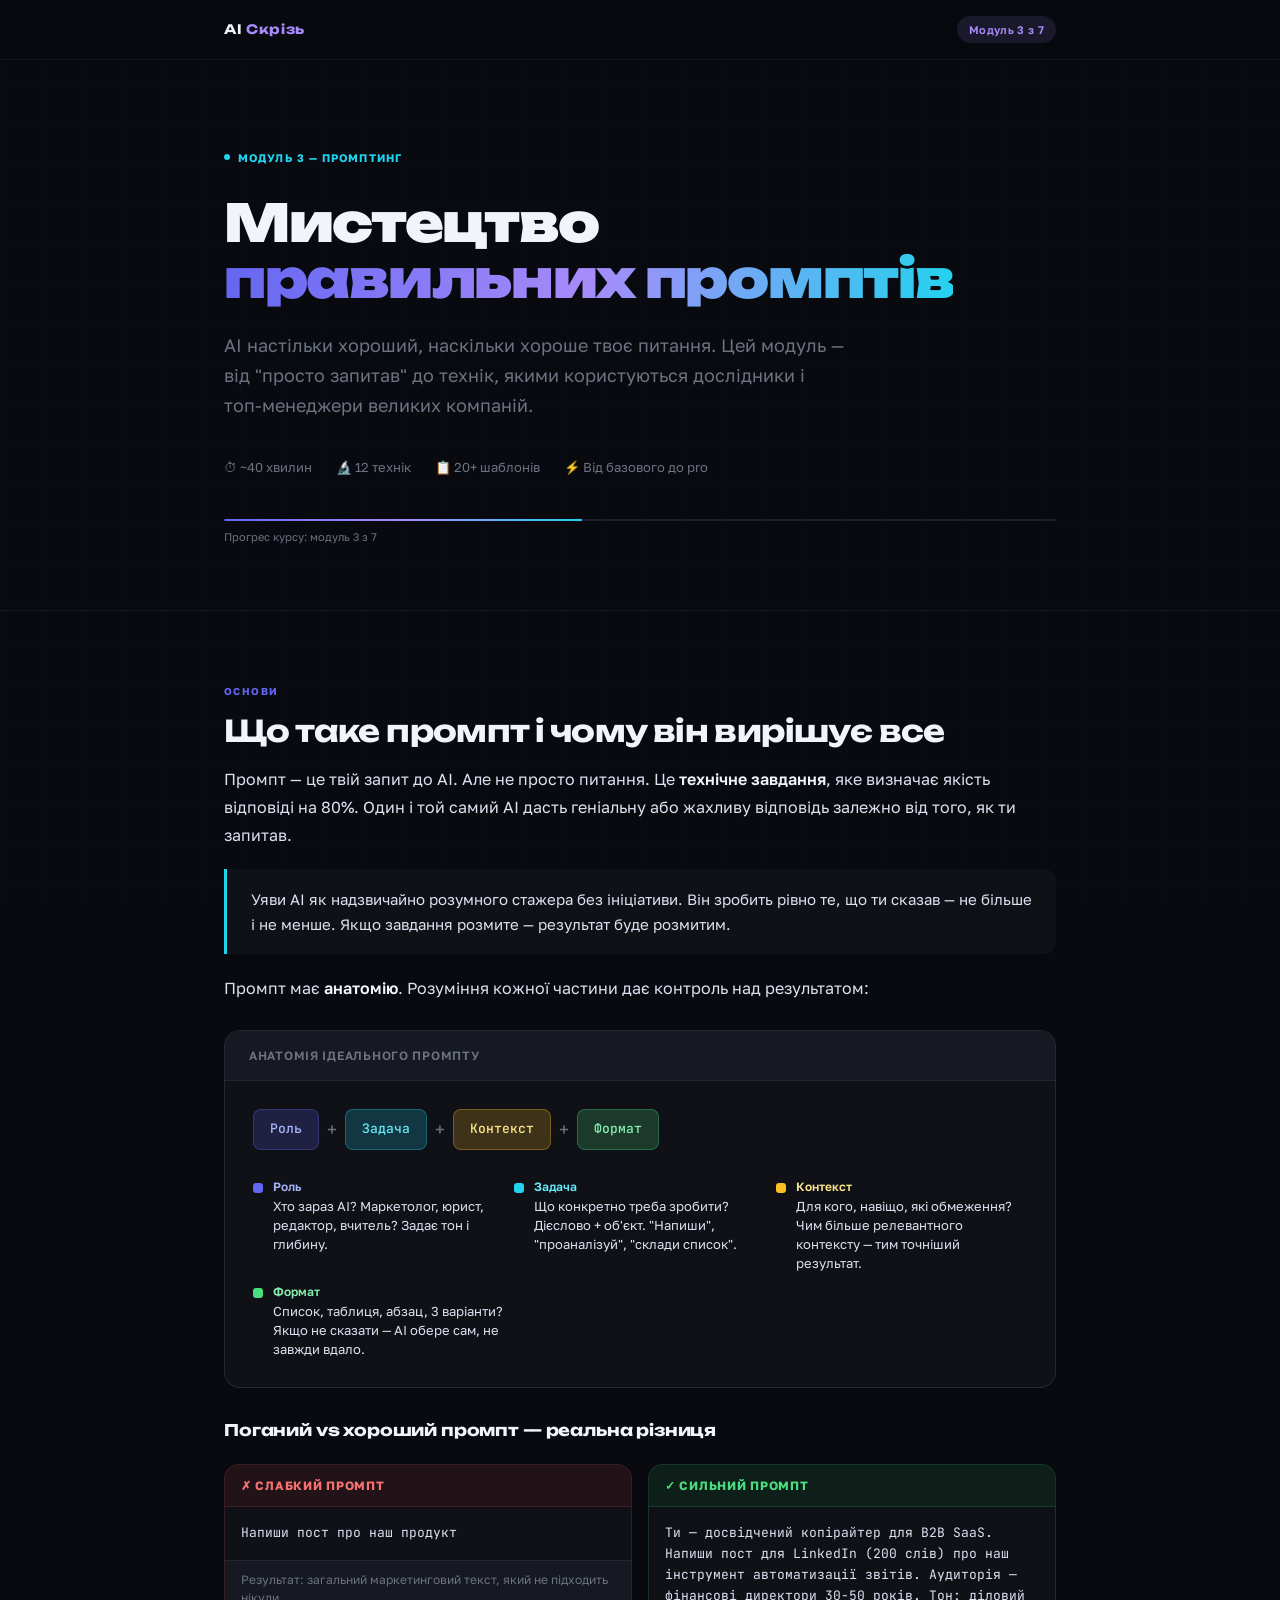
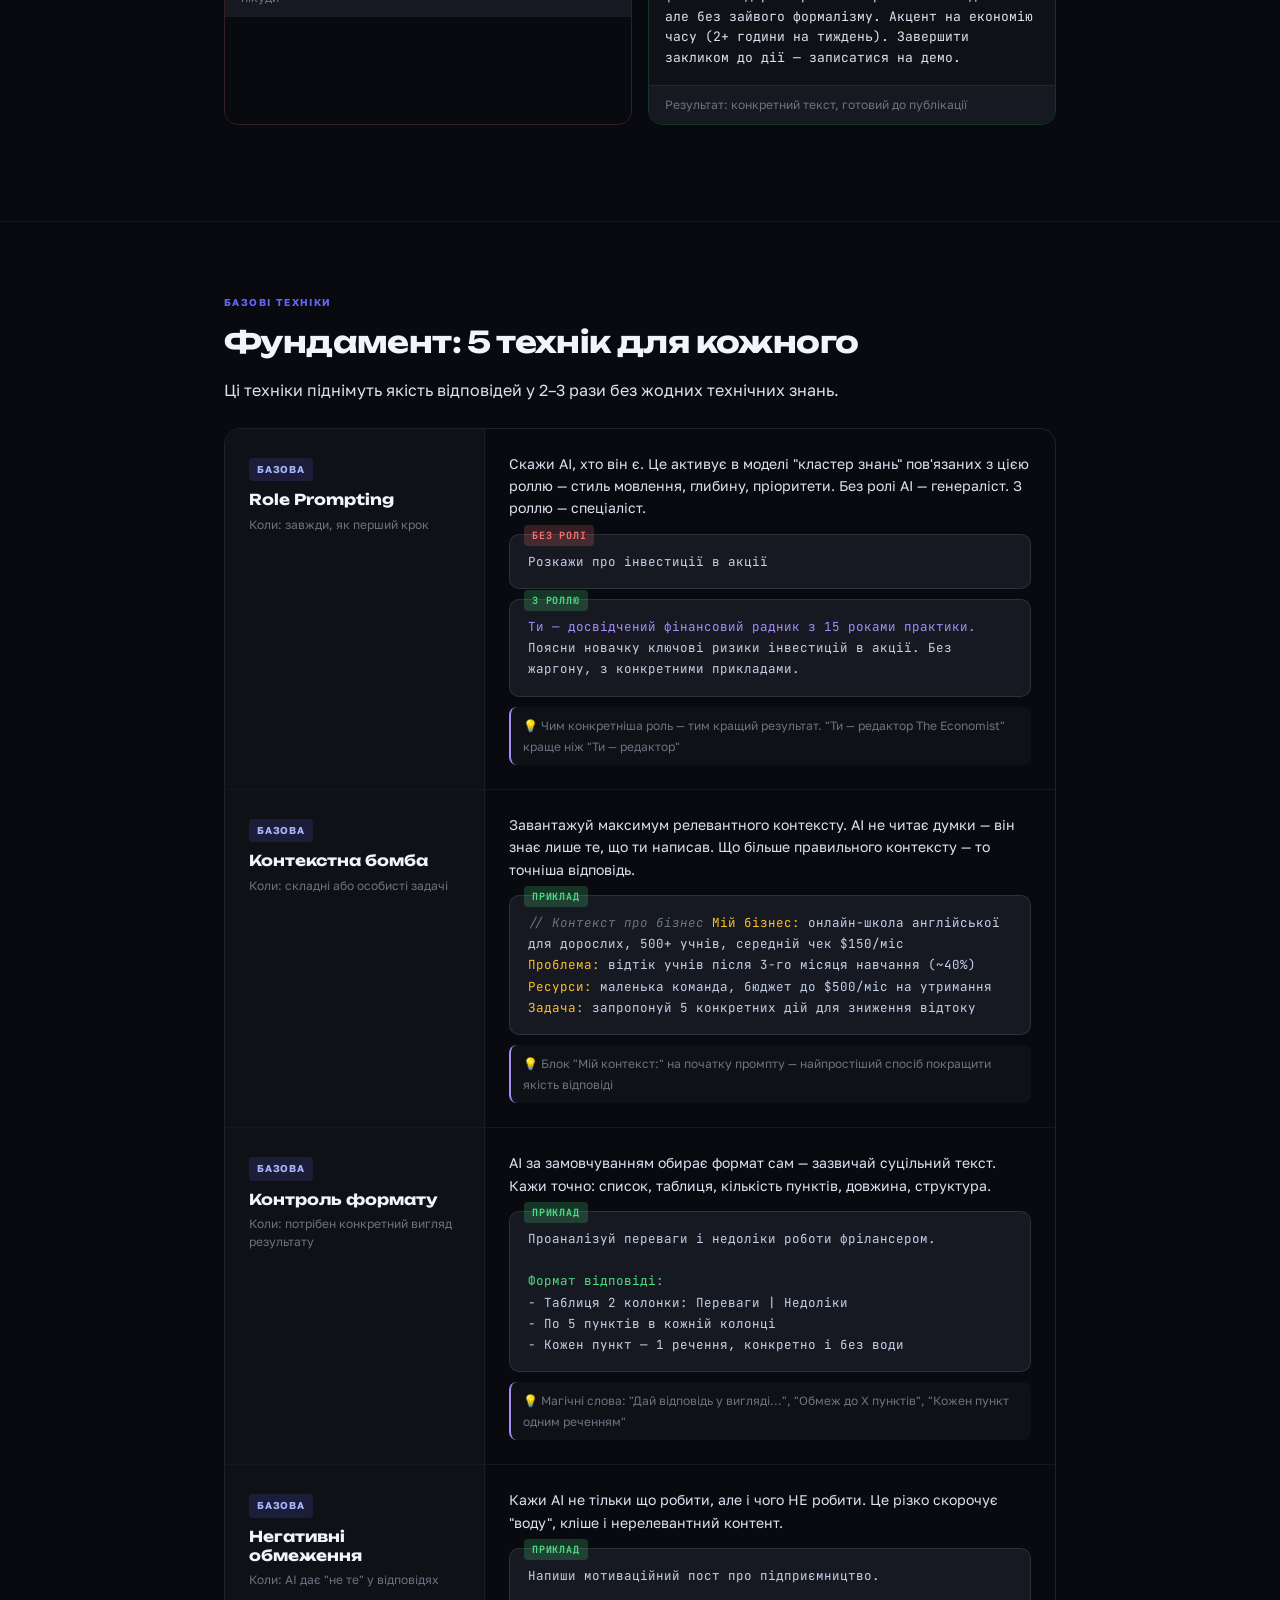
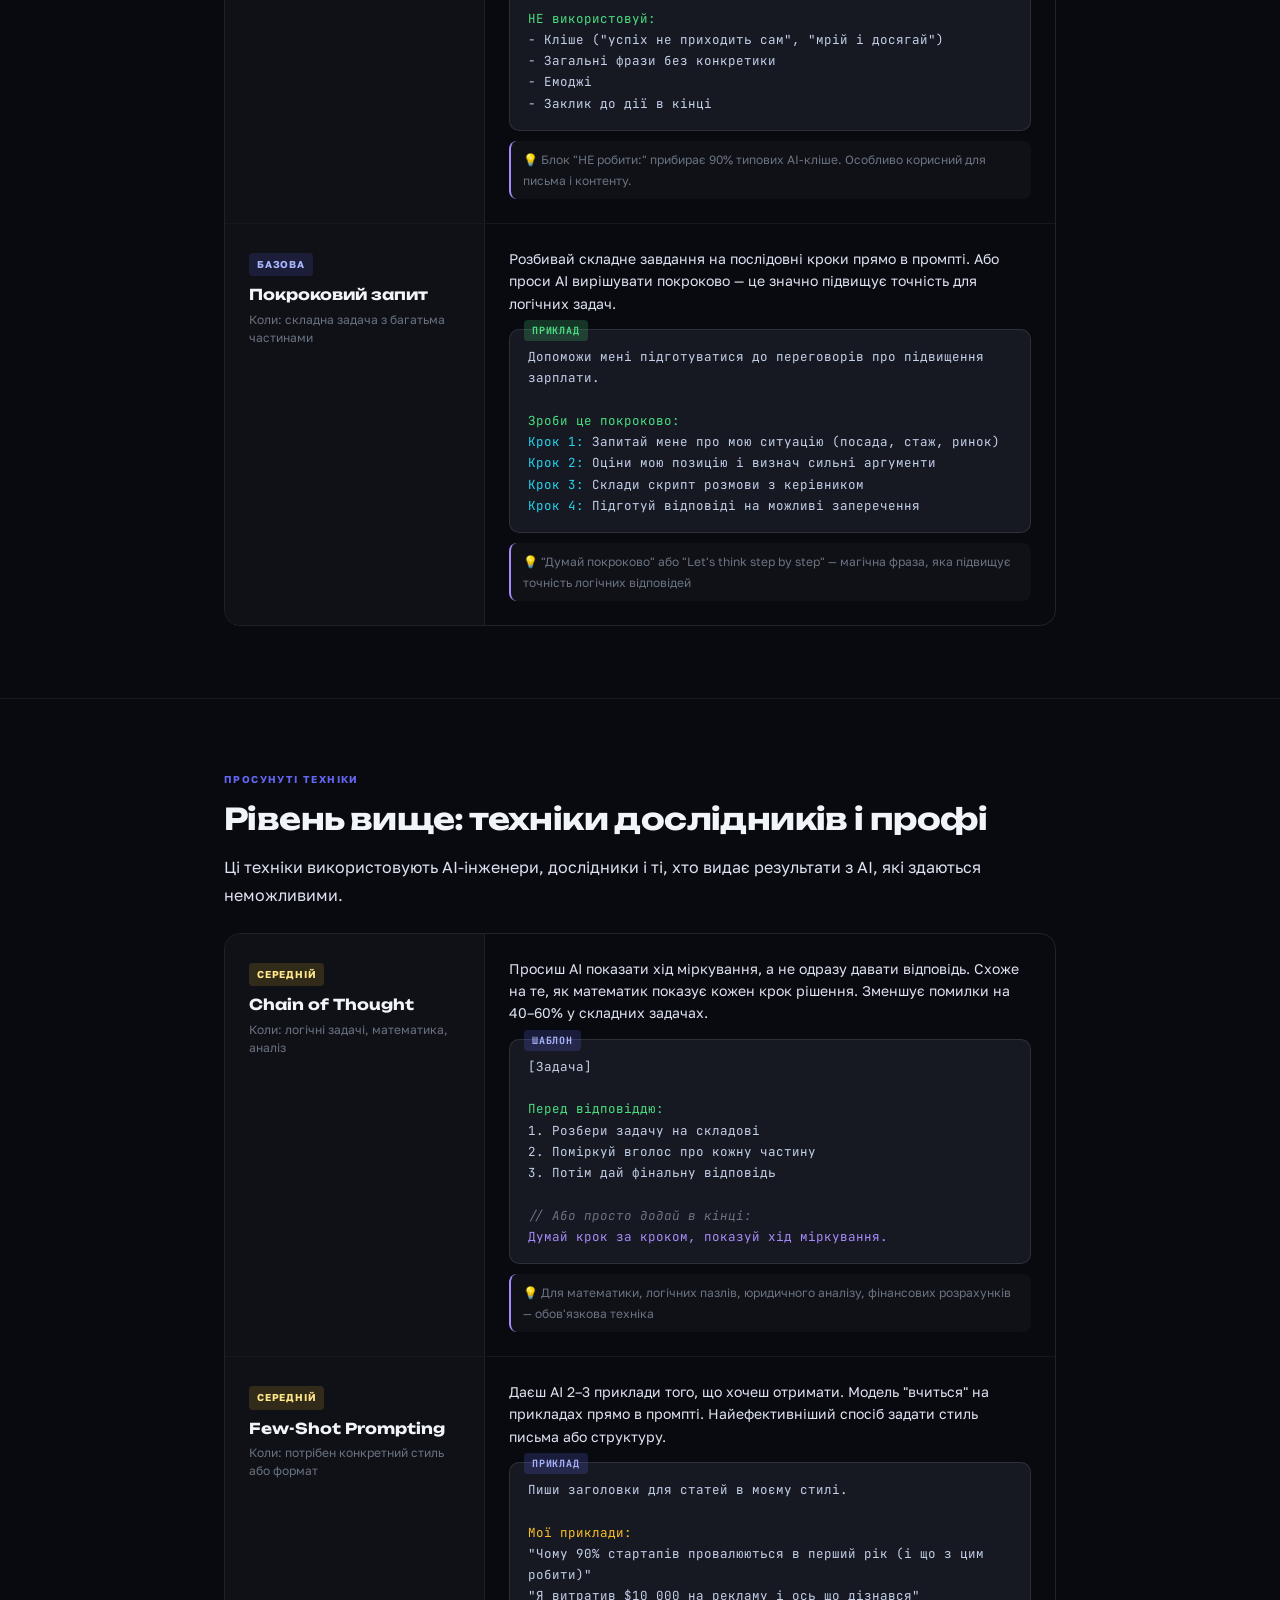
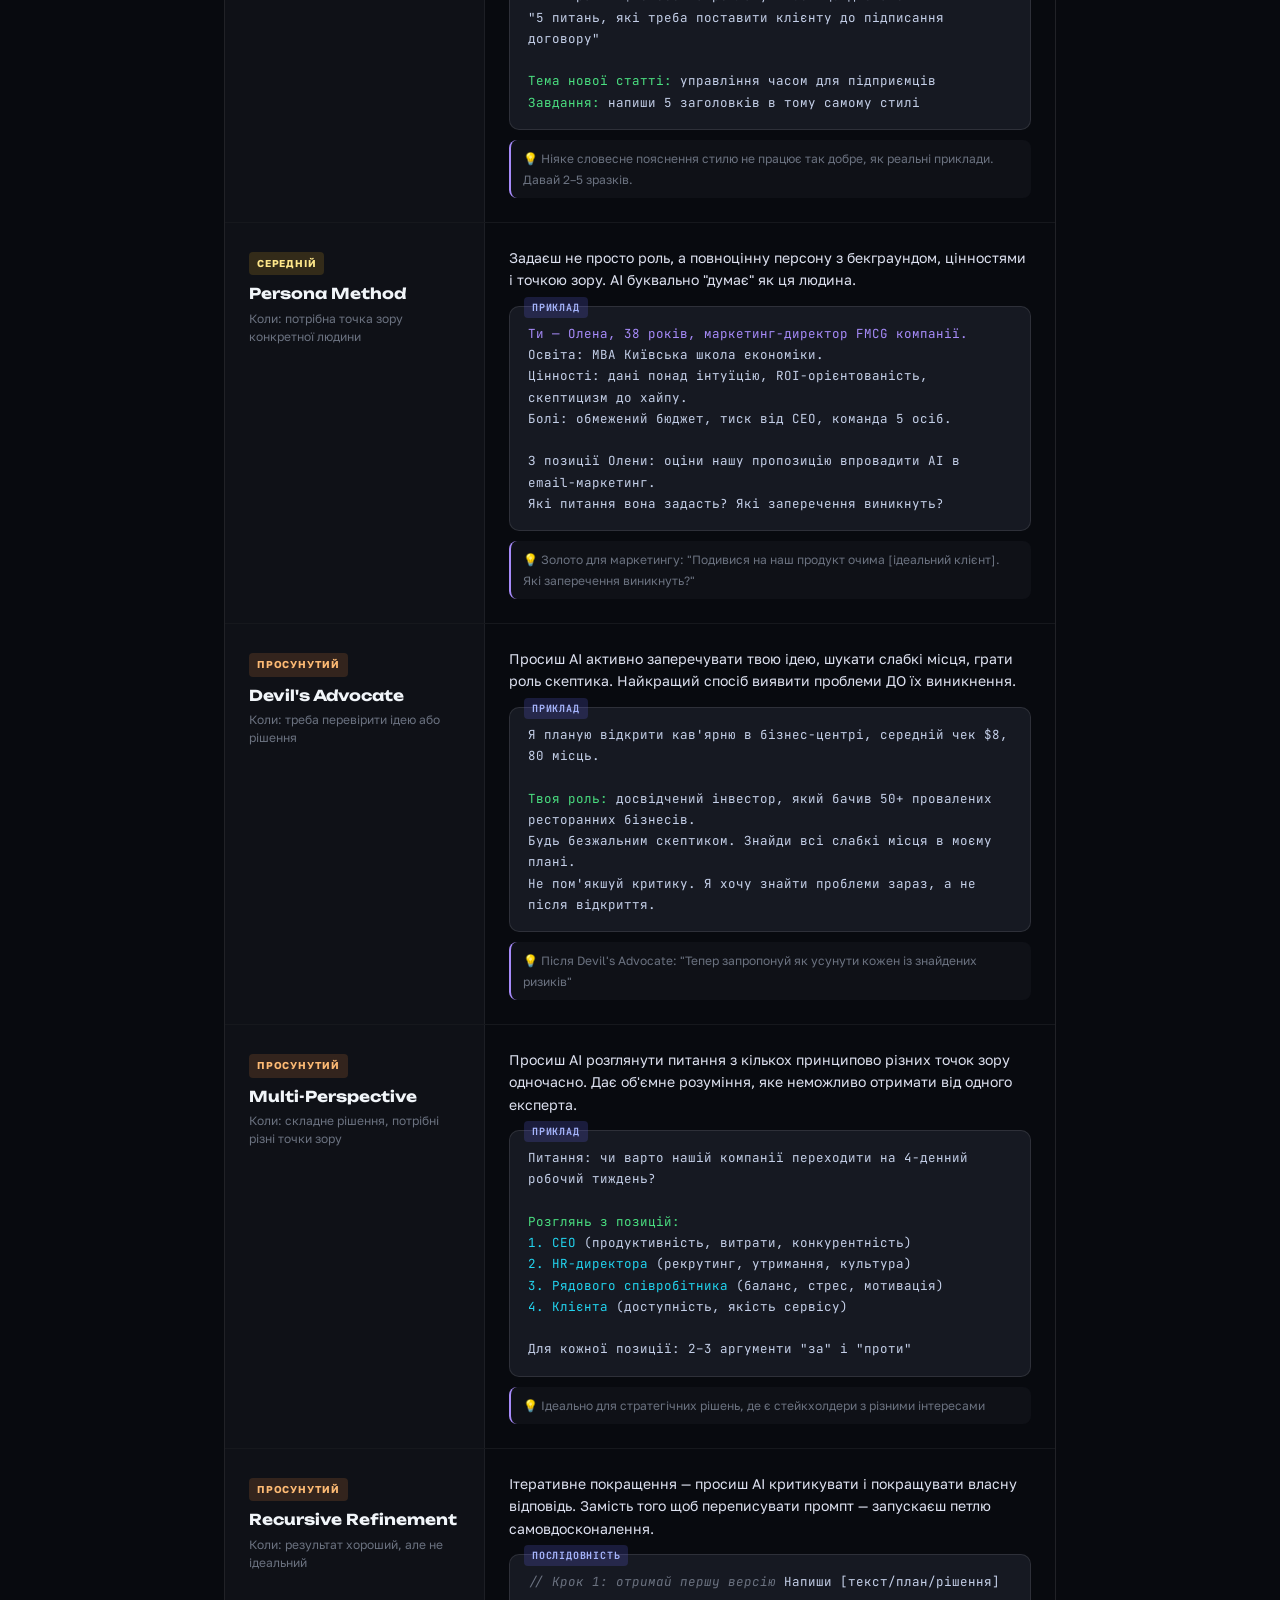
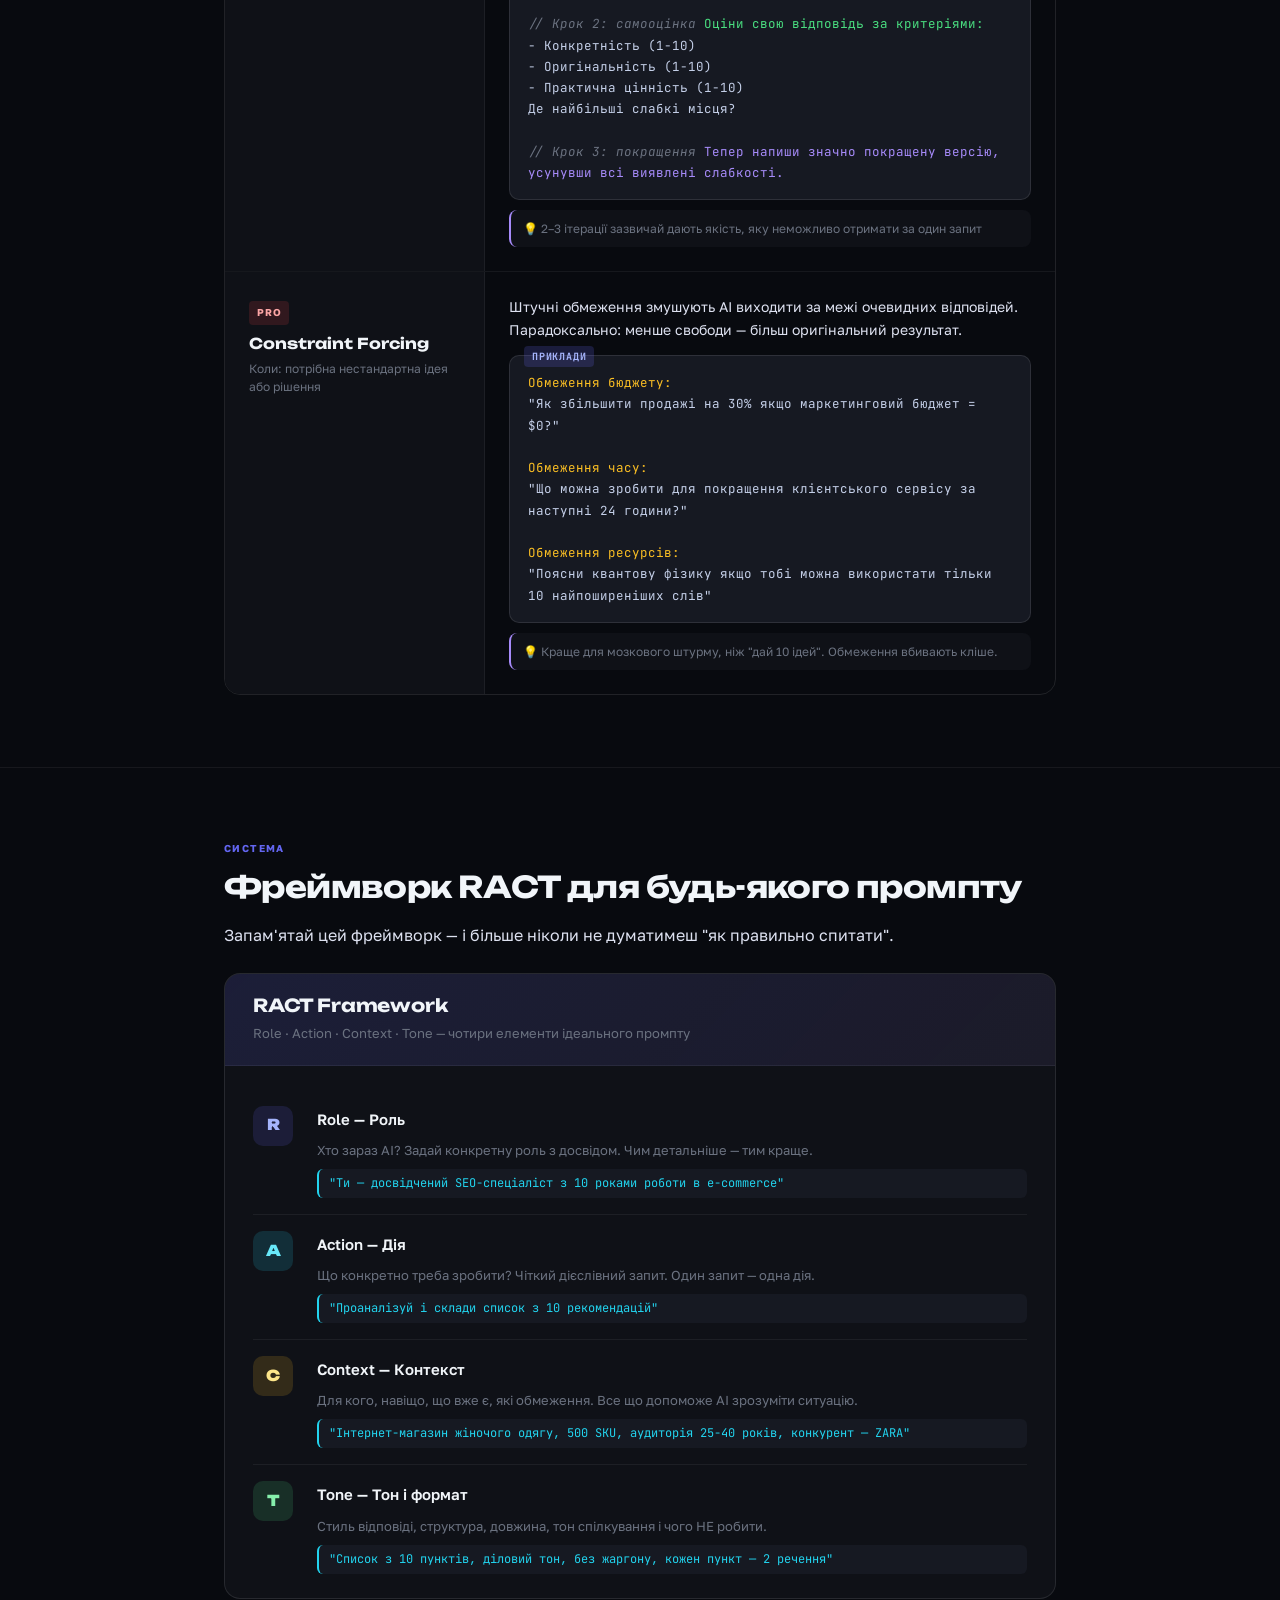
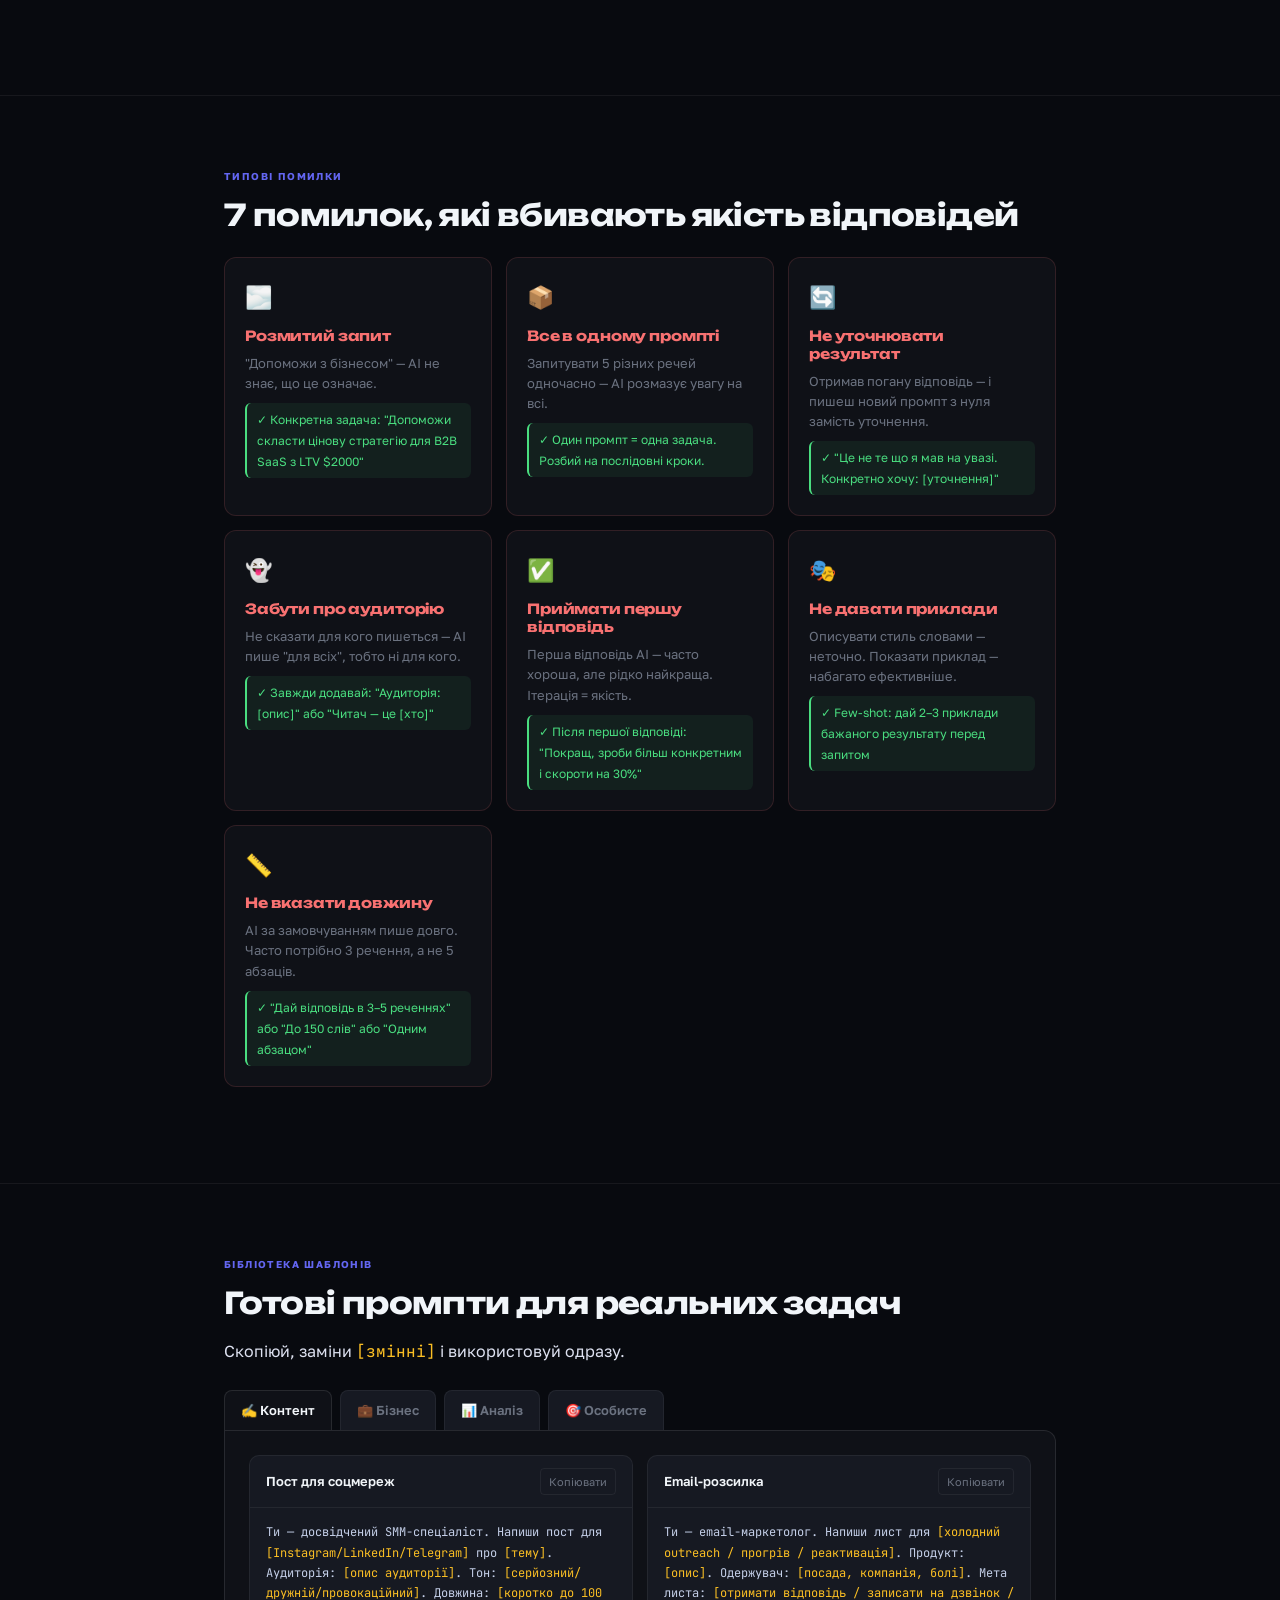
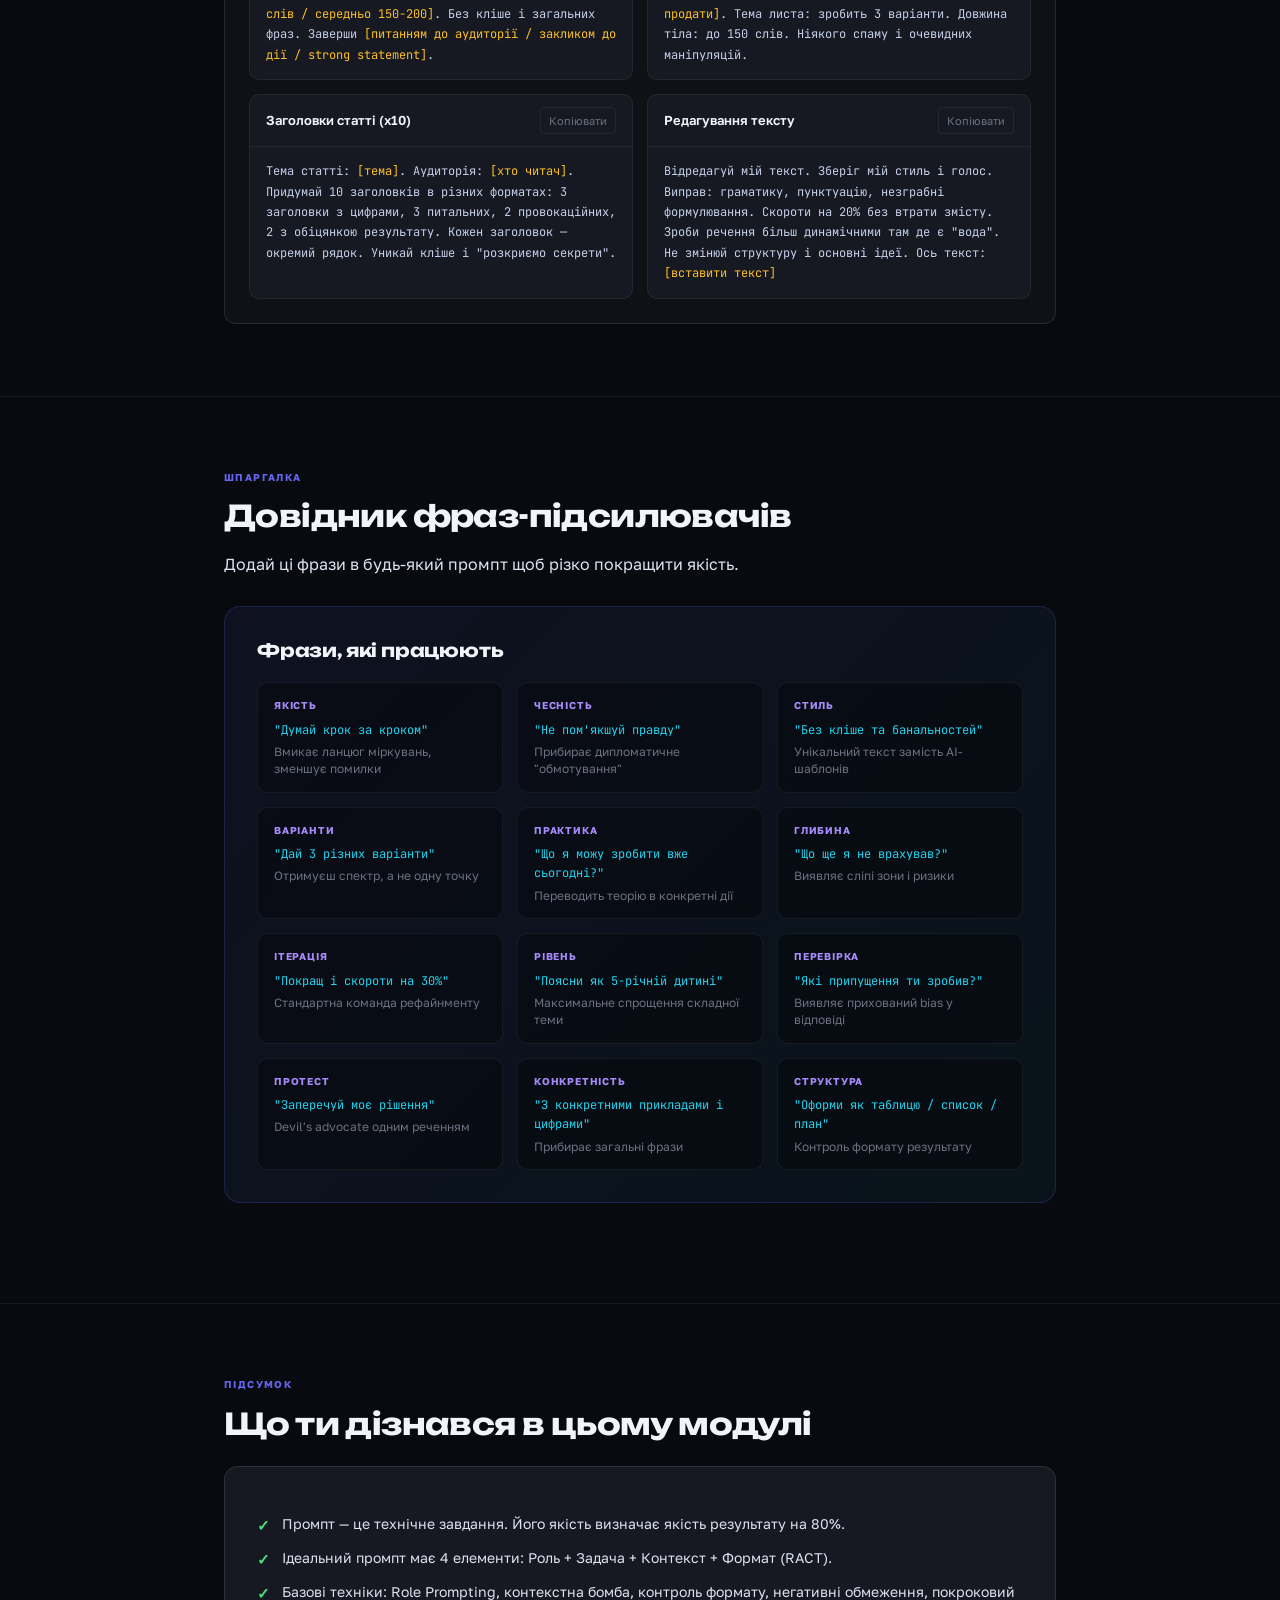
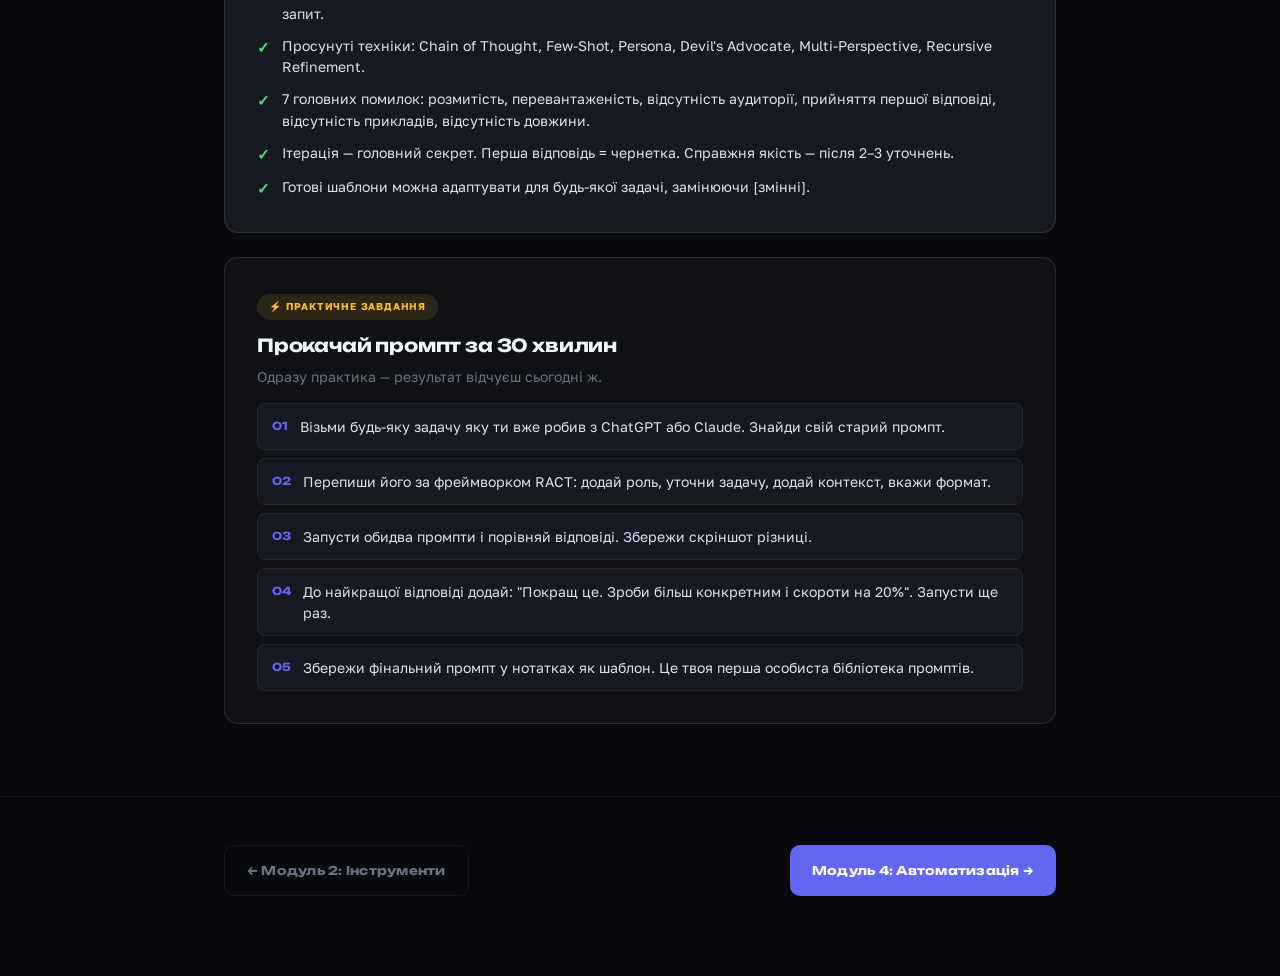
<file: files 3/module3.html>
<!DOCTYPE html>
<html lang="uk">
<head>
<meta charset="UTF-8">
<meta name="viewport" content="width=device-width, initial-scale=1.0">
<title>Модуль 3 — Мистецтво промптів | AI Скрізь</title>
<link rel="preconnect" href="https://fonts.googleapis.com">
<link href="https://fonts.googleapis.com/css2?family=Unbounded:wght@400;600;700;900&family=Golos+Text:wght@400;500;600&family=JetBrains+Mono:wght@400;500&display=swap" rel="stylesheet">
<style>
  :root {
    --bg: #080a0f;
    --surface: #0f1117;
    --surface2: #161922;
    --surface3: #1d2130;
    --border: rgba(255,255,255,0.06);
    --border2: rgba(255,255,255,0.1);
    --accent: #6366f1;
    --accent2: #a78bfa;
    --accent3: #22d3ee;
    --green: #4ade80;
    --red: #f87171;
    --yellow: #fbbf24;
    --orange: #fb923c;
    --text: #dde1f0;
    --muted: #6b7280;
    --heading: #f1f5f9;
    --mono: 'JetBrains Mono', monospace;
  }
  * { margin:0; padding:0; box-sizing:border-box; }
  html { scroll-behavior:smooth; }
  body { background:var(--bg); color:var(--text); font-family:'Golos Text',sans-serif; font-size:16px; line-height:1.75; }

  /* Grid background */
  body::before {
    content:'';
    position:fixed; inset:0;
    background-image:
      linear-gradient(rgba(99,102,241,.03) 1px, transparent 1px),
      linear-gradient(90deg, rgba(99,102,241,.03) 1px, transparent 1px);
    background-size: 40px 40px;
    pointer-events:none; z-index:0;
  }

  .wrap { max-width:880px; margin:0 auto; padding:0 24px; position:relative; z-index:1; }

  /* NAV */
  .course-nav {
    border-bottom:1px solid var(--border);
    padding:16px 0;
    position:sticky; top:0; z-index:100;
    background:rgba(8,10,15,0.94);
    backdrop-filter:blur(16px);
  }
  .course-nav .wrap { display:flex; align-items:center; justify-content:space-between; }
  .course-logo { font-family:'Unbounded',sans-serif; font-size:13px; font-weight:700; color:var(--heading); letter-spacing:.05em; }
  .course-logo span { color:var(--accent2); }
  .module-badge { font-size:11px; font-weight:600; color:var(--accent2); background:rgba(167,139,250,.12); padding:4px 12px; border-radius:20px; letter-spacing:.03em; }

  /* HERO */
  .hero { padding:80px 0 64px; border-bottom:1px solid var(--border); }
  .hero-eyebrow { display:inline-flex; align-items:center; gap:8px; font-size:11px; font-weight:700; letter-spacing:.1em; text-transform:uppercase; color:var(--accent3); margin-bottom:28px; }
  .hero-eyebrow::before { content:''; width:6px; height:6px; border-radius:50%; background:var(--accent3); animation:blink 2s infinite; }
  @keyframes blink { 0%,100%{opacity:1} 50%{opacity:.3} }
  .hero h1 { font-family:'Unbounded',sans-serif; font-size:clamp(30px,4.5vw,52px); font-weight:900; color:var(--heading); line-height:1.08; margin-bottom:24px; letter-spacing:-.025em; }
  .hero h1 .grad { background:linear-gradient(100deg,var(--accent) 0%,var(--accent2) 50%,var(--accent3) 100%); -webkit-background-clip:text; -webkit-text-fill-color:transparent; background-clip:text; }
  .hero-lead { font-size:18px; color:var(--muted); max-width:620px; line-height:1.65; margin-bottom:36px; }
  .hero-meta { display:flex; gap:24px; flex-wrap:wrap; margin-bottom:40px; }
  .meta-chip { font-size:13px; color:var(--muted); display:flex; align-items:center; gap:6px; }

  /* PROGRESS */
  .progress-track { height:2px; background:var(--surface3); border-radius:2px; overflow:hidden; }
  .progress-fill { height:100%; width:43%; background:linear-gradient(90deg,var(--accent),var(--accent2),var(--accent3)); border-radius:2px; }
  .progress-lbl { font-size:11px; color:var(--muted); margin-top:6px; }

  /* SECTIONS */
  section { padding:72px 0; border-bottom:1px solid var(--border); }
  .eyebrow { font-size:10px; font-weight:700; letter-spacing:.14em; text-transform:uppercase; color:var(--accent); margin-bottom:12px; }
  h2 { font-family:'Unbounded',sans-serif; font-size:clamp(20px,2.8vw,30px); font-weight:700; color:var(--heading); line-height:1.2; margin-bottom:16px; letter-spacing:-.02em; }
  h3 { font-family:'Unbounded',sans-serif; font-size:16px; font-weight:700; color:var(--heading); line-height:1.3; margin-bottom:10px; letter-spacing:-.01em; }
  p { margin-bottom:14px; color:var(--text); }
  p:last-child { margin-bottom:0; }
  strong { color:var(--heading); font-weight:600; }

  /* ANATOMY BLOCK */
  .anatomy {
    background:var(--surface);
    border:1px solid var(--border2);
    border-radius:16px;
    overflow:hidden;
    margin:28px 0;
  }
  .anatomy-header { background:var(--surface2); padding:14px 24px; font-size:12px; font-weight:600; color:var(--muted); letter-spacing:.06em; text-transform:uppercase; border-bottom:1px solid var(--border); }
  .anatomy-body { padding:28px; }
  .anatomy-formula {
    display:flex; flex-wrap:wrap; gap:8px; align-items:center;
    margin-bottom:28px;
  }
  .formula-part {
    padding:8px 16px;
    border-radius:8px;
    font-family:var(--mono);
    font-size:13px;
    font-weight:500;
    white-space:nowrap;
  }
  .fp-role { background:rgba(99,102,241,.2); color:#a5b4fc; border:1px solid rgba(99,102,241,.3); }
  .fp-task { background:rgba(34,211,238,.2); color:#67e8f9; border:1px solid rgba(34,211,238,.3); }
  .fp-ctx  { background:rgba(251,191,36,.2); color:#fde68a; border:1px solid rgba(251,191,36,.3); }
  .fp-fmt  { background:rgba(74,222,128,.2); color:#86efac; border:1px solid rgba(74,222,128,.3); }
  .fp-plus { font-size:18px; color:var(--muted); }
  .formula-legend { display:grid; grid-template-columns:repeat(auto-fit, minmax(200px,1fr)); gap:10px; }
  .legend-item { display:flex; align-items:flex-start; gap:10px; }
  .legend-dot { width:10px; height:10px; border-radius:3px; flex-shrink:0; margin-top:5px; }
  .legend-text { font-size:13px; color:var(--text); line-height:1.45; }
  .legend-text strong { display:block; font-size:12px; margin-bottom:2px; }

  /* COMPARE CARDS */
  .compare { display:grid; grid-template-columns:1fr 1fr; gap:16px; margin:24px 0; }
  .compare-card { border-radius:14px; overflow:hidden; }
  .compare-card.bad { border:1px solid rgba(248,113,113,.2); }
  .compare-card.good { border:1px solid rgba(74,222,128,.2); }
  .compare-head {
    padding:10px 16px; font-size:12px; font-weight:700; letter-spacing:.06em; text-transform:uppercase;
    display:flex; align-items:center; gap:8px;
  }
  .compare-head.bad { background:rgba(248,113,113,.1); color:var(--red); border-bottom:1px solid rgba(248,113,113,.15); }
  .compare-head.good { background:rgba(74,222,128,.1); color:var(--green); border-bottom:1px solid rgba(74,222,128,.15); }
  .compare-body { padding:16px; font-family:var(--mono); font-size:13px; line-height:1.6; color:var(--text); background:var(--surface); }
  .compare-result { padding:10px 16px; font-size:12px; color:var(--muted); background:var(--surface2); border-top:1px solid var(--border); line-height:1.5; }

  /* TECHNIQUE CARDS */
  .technique-list { display:flex; flex-direction:column; gap:0; margin-top:24px; border:1px solid var(--border2); border-radius:16px; overflow:hidden; }
  .technique-item { display:grid; grid-template-columns:260px 1fr; border-bottom:1px solid var(--border); }
  .technique-item:last-child { border-bottom:none; }
  .technique-left { padding:24px; border-right:1px solid var(--border); background:var(--surface); }
  .technique-tag {
    display:inline-block; font-size:10px; font-weight:700; letter-spacing:.08em; text-transform:uppercase;
    padding:3px 8px; border-radius:4px; margin-bottom:10px;
  }
  .tag-basic   { background:rgba(99,102,241,.15); color:#a5b4fc; }
  .tag-mid     { background:rgba(251,191,36,.15); color:#fde68a; }
  .tag-advanced{ background:rgba(251,146,60,.15); color:#fdba74; }
  .tag-pro     { background:rgba(239,68,68,.15); color:#fca5a5; }
  .technique-name { font-family:'Unbounded',sans-serif; font-size:15px; font-weight:700; color:var(--heading); line-height:1.25; margin-bottom:6px; }
  .technique-when { font-size:12px; color:var(--muted); line-height:1.5; }
  .technique-right { padding:24px; }
  .technique-desc { font-size:14px; color:var(--text); margin-bottom:14px; line-height:1.6; }
  .prompt-block {
    background:var(--surface2);
    border:1px solid var(--border2);
    border-radius:10px;
    padding:16px 18px;
    font-family:var(--mono);
    font-size:12.5px;
    line-height:1.7;
    color:#c4cfe8;
    position:relative;
  }
  .prompt-block .comment { color:var(--muted); font-style:italic; }
  .prompt-block .highlight { color:var(--accent3); }
  .prompt-block .hl-yellow { color:var(--yellow); }
  .prompt-block .hl-green { color:var(--green); }
  .prompt-block .hl-purple { color:var(--accent2); }
  .prompt-label {
    position:absolute; top:-10px; left:14px;
    font-size:10px; font-weight:700; letter-spacing:.08em; text-transform:uppercase;
    padding:2px 8px; border-radius:4px;
  }
  .lbl-bad  { background:rgba(248,113,113,.2); color:var(--red); }
  .lbl-good { background:rgba(74,222,128,.2); color:var(--green); }
  .lbl-example { background:rgba(99,102,241,.2); color:#a5b4fc; }
  .technique-result {
    margin-top:10px; font-size:12px; color:var(--muted);
    padding:8px 12px; background:var(--surface); border-radius:8px; border-left:2px solid var(--accent2);
  }

  /* FRAMEWORK BLOCK */
  .framework {
    background:var(--surface);
    border:1px solid var(--border2);
    border-radius:16px;
    overflow:hidden;
    margin:24px 0;
  }
  .framework-head { background:linear-gradient(135deg,rgba(99,102,241,.15),rgba(167,139,250,.08)); padding:20px 28px; border-bottom:1px solid var(--border); }
  .framework-head h3 { font-size:18px; margin-bottom:4px; }
  .framework-head p { font-size:13px; color:var(--muted); margin:0; }
  .framework-steps { padding:24px 28px; display:flex; flex-direction:column; gap:0; }
  .fw-step { display:grid; grid-template-columns:48px 1fr; gap:16px; padding:16px 0; border-bottom:1px solid var(--border); align-items:start; }
  .fw-step:last-child { border-bottom:none; padding-bottom:0; }
  .fw-letter {
    width:40px; height:40px; border-radius:10px;
    display:flex; align-items:center; justify-content:center;
    font-family:'Unbounded',sans-serif; font-size:15px; font-weight:900;
    flex-shrink:0;
  }
  .fw-content {}
  .fw-content strong { display:block; color:var(--heading); font-size:15px; margin-bottom:3px; }
  .fw-content span { font-size:13px; color:var(--muted); line-height:1.5; }
  .fw-content em { display:block; font-style:normal; font-family:var(--mono); font-size:12px; color:var(--accent3); margin-top:6px; padding:4px 10px; background:var(--surface2); border-radius:6px; border-left:2px solid var(--accent3); }

  /* MISTAKES */
  .mistakes-grid { display:grid; grid-template-columns:repeat(auto-fit,minmax(260px,1fr)); gap:14px; margin:24px 0; }
  .mistake-card { background:var(--surface); border:1px solid rgba(248,113,113,.15); border-radius:12px; padding:20px; }
  .mistake-icon { font-size:22px; margin-bottom:10px; }
  .mistake-card h3 { font-size:14px; margin-bottom:8px; color:var(--red); }
  .mistake-card p { font-size:13px; color:var(--muted); line-height:1.55; margin:0; }
  .mistake-fix { font-size:12px; color:var(--green); margin-top:10px; padding:6px 10px; background:rgba(74,222,128,.07); border-radius:6px; border-left:2px solid var(--green); }

  /* TEMPLATE LIBRARY */
  .template-tabs { display:flex; gap:8px; margin-bottom:0; flex-wrap:wrap; }
  .ttab {
    padding:8px 16px; border-radius:8px 8px 0 0;
    font-size:13px; font-weight:600;
    cursor:pointer; border:1px solid var(--border); border-bottom:none;
    background:var(--surface2); color:var(--muted);
    transition:all .15s;
  }
  .ttab.active { background:var(--surface); color:var(--heading); border-color:var(--border2); }
  .template-panel {
    background:var(--surface);
    border:1px solid var(--border2);
    border-radius:0 12px 12px 12px;
    padding:24px;
    display:none;
  }
  .template-panel.active { display:block; }
  .tpl-grid { display:grid; grid-template-columns:repeat(auto-fit,minmax(340px,1fr)); gap:14px; }
  .tpl-card {
    background:var(--surface2); border:1px solid var(--border);
    border-radius:10px; overflow:hidden;
  }
  .tpl-head { padding:12px 16px; border-bottom:1px solid var(--border); display:flex; justify-content:space-between; align-items:center; }
  .tpl-name { font-size:13px; font-weight:600; color:var(--heading); }
  .tpl-copy { font-size:11px; color:var(--muted); cursor:pointer; padding:3px 8px; border:1px solid var(--border); border-radius:4px; transition:all .15s; }
  .tpl-copy:hover { color:var(--accent2); border-color:var(--accent2); }
  .tpl-body { padding:14px 16px; font-family:var(--mono); font-size:12px; line-height:1.7; color:#c4cfe8; }
  .tpl-body .ph { color:var(--yellow); }

  /* CHEAT-SHEET */
  .cheat { background:linear-gradient(135deg,rgba(99,102,241,.08),rgba(34,211,238,.05)); border:1px solid rgba(99,102,241,.2); border-radius:16px; padding:32px; margin:28px 0; }
  .cheat h3 { font-size:18px; margin-bottom:20px; }
  .cheat-grid { display:grid; grid-template-columns:repeat(auto-fit,minmax(220px,1fr)); gap:14px; }
  .cheat-item { background:rgba(0,0,0,.3); border:1px solid var(--border); border-radius:10px; padding:14px 16px; }
  .cheat-item .label { font-size:10px; font-weight:700; text-transform:uppercase; letter-spacing:.08em; color:var(--accent2); margin-bottom:6px; }
  .cheat-item .value { font-family:var(--mono); font-size:12px; color:var(--accent3); line-height:1.6; }
  .cheat-item .meaning { font-size:12px; color:var(--muted); margin-top:4px; line-height:1.4; }

  /* TAKEAWAYS */
  .takeaways { background:var(--surface2); border:1px solid var(--border2); border-radius:14px; padding:32px; margin-top:24px; }
  .tkl { list-style:none; display:flex; flex-direction:column; gap:10px; margin-top:14px; }
  .tkl li { display:flex; align-items:flex-start; gap:12px; font-size:14px; line-height:1.55; }
  .tkl li::before { content:'✓'; color:var(--green); font-weight:700; font-size:15px; flex-shrink:0; margin-top:1px; }

  /* TASK */
  .task-block { background:var(--surface); border:1px solid var(--border2); border-radius:14px; padding:32px; margin-top:24px; }
  .task-badge { display:inline-flex; align-items:center; gap:6px; font-size:10px; font-weight:700; letter-spacing:.08em; text-transform:uppercase; color:var(--yellow); background:rgba(251,191,36,.12); padding:4px 12px; border-radius:20px; margin-bottom:14px; }
  .task-steps { list-style:none; display:flex; flex-direction:column; gap:8px; margin-top:14px; }
  .task-steps li { display:flex; align-items:flex-start; gap:12px; font-size:14px; background:var(--surface2); border:1px solid var(--border); border-radius:8px; padding:12px 14px; line-height:1.5; }
  .task-steps li .n { font-family:'Unbounded',sans-serif; font-size:11px; font-weight:700; color:var(--accent); flex-shrink:0; margin-top:2px; }

  /* MODULE NAV */
  .module-nav { display:flex; justify-content:space-between; padding:48px 0 80px; gap:16px; }
  .btn { display:inline-flex; align-items:center; gap:8px; font-family:'Unbounded',sans-serif; font-size:12px; font-weight:700; padding:14px 22px; border-radius:10px; text-decoration:none; letter-spacing:.02em; transition:all .2s; cursor:pointer; border:none; }
  .btn-primary { background:var(--accent); color:#fff; }
  .btn-primary:hover { background:#4f46e5; }
  .btn-ghost { background:transparent; color:var(--muted); border:1px solid var(--border); }
  .btn-ghost:hover { color:var(--text); }

  /* CALLOUT */
  .callout { background:var(--surface); border-left:3px solid var(--accent3); border-radius:0 12px 12px 0; padding:18px 24px; margin:20px 0; font-size:15px; color:var(--text); line-height:1.65; }

  @media(max-width:700px) {
    .compare { grid-template-columns:1fr; }
    .technique-item { grid-template-columns:1fr; }
    .technique-left { border-right:none; border-bottom:1px solid var(--border); }
    .module-nav { flex-direction:column; }
    .btn { width:100%; justify-content:center; }
    .framework-steps { padding:16px; }
    .tpl-grid { grid-template-columns:1fr; }
  }
</style>
</head>
<body>

<nav class="course-nav">
  <div class="wrap">
    <div class="course-logo">AI <span>Скрізь</span></div>
    <div class="module-badge">Модуль 3 з 7</div>
  </div>
</nav>

<!-- HERO -->
<div class="hero">
  <div class="wrap">
    <div class="hero-eyebrow">Модуль 3 — Промптинг</div>
    <h1>Мистецтво<br><span class="grad">правильних промптів</span></h1>
    <p class="hero-lead">
      AI настільки хороший, наскільки хороше твоє питання. Цей модуль — від "просто запитав" до технік, якими користуються дослідники і топ-менеджери великих компаній.
    </p>
    <div class="hero-meta">
      <div class="meta-chip">⏱ ~40 хвилин</div>
      <div class="meta-chip">🔬 12 технік</div>
      <div class="meta-chip">📋 20+ шаблонів</div>
      <div class="meta-chip">⚡ Від базового до pro</div>
    </div>
    <div class="progress-track"><div class="progress-fill"></div></div>
    <div class="progress-lbl">Прогрес курсу: модуль 3 з 7</div>
  </div>
</div>

<!-- ── SECTION 1: ЩО ТАКЕ ПРОМПТ ── -->
<section>
  <div class="wrap">
    <div class="eyebrow">Основи</div>
    <h2>Що таке промпт і чому він вирішує все</h2>

    <p>Промпт — це твій запит до AI. Але не просто питання. Це <strong>технічне завдання</strong>, яке визначає якість відповіді на 80%. Один і той самий AI дасть геніальну або жахливу відповідь залежно від того, як ти запитав.</p>

    <div class="callout">
      Уяви AI як надзвичайно розумного стажера без ініціативи. Він зробить рівно те, що ти сказав — не більше і не менше. Якщо завдання розмите — результат буде розмитим.
    </div>

    <p>Промпт має <strong>анатомію</strong>. Розуміння кожної частини дає контроль над результатом:</p>

    <div class="anatomy">
      <div class="anatomy-header">Анатомія ідеального промпту</div>
      <div class="anatomy-body">
        <div class="anatomy-formula">
          <span class="formula-part fp-role">Роль</span>
          <span class="fp-plus">+</span>
          <span class="formula-part fp-task">Задача</span>
          <span class="fp-plus">+</span>
          <span class="formula-part fp-ctx">Контекст</span>
          <span class="fp-plus">+</span>
          <span class="formula-part fp-fmt">Формат</span>
        </div>
        <div class="formula-legend">
          <div class="legend-item">
            <div class="legend-dot" style="background:#6366f1"></div>
            <div class="legend-text"><strong style="color:#a5b4fc">Роль</strong>Хто зараз AI? Маркетолог, юрист, редактор, вчитель? Задає тон і глибину.</div>
          </div>
          <div class="legend-item">
            <div class="legend-dot" style="background:#22d3ee"></div>
            <div class="legend-text"><strong style="color:#67e8f9">Задача</strong>Що конкретно треба зробити? Дієслово + об'єкт. "Напиши", "проаналізуй", "склади список".</div>
          </div>
          <div class="legend-item">
            <div class="legend-dot" style="background:#fbbf24"></div>
            <div class="legend-text"><strong style="color:#fde68a">Контекст</strong>Для кого, навіщо, які обмеження? Чим більше релевантного контексту — тим точніший результат.</div>
          </div>
          <div class="legend-item">
            <div class="legend-dot" style="background:#4ade80"></div>
            <div class="legend-text"><strong style="color:#86efac">Формат</strong>Список, таблиця, абзац, 3 варіанти? Якщо не сказати — AI обере сам, не завжди вдало.</div>
          </div>
        </div>
      </div>
    </div>

    <h3 style="margin-top:32px">Поганий vs хороший промпт — реальна різниця</h3>

    <div class="compare">
      <div class="compare-card bad">
        <div class="compare-head bad">✗ Слабкий промпт</div>
        <div class="compare-body">Напиши пост про наш продукт</div>
        <div class="compare-result">Результат: загальний маркетинговий текст, який не підходить нікуди</div>
      </div>
      <div class="compare-card good">
        <div class="compare-head good">✓ Сильний промпт</div>
        <div class="compare-body">Ти — досвідчений копірайтер для B2B SaaS. Напиши пост для LinkedIn (200 слів) про наш інструмент автоматизації звітів. Аудиторія — фінансові директори 30-50 років. Тон: діловий але без зайвого формалізму. Акцент на економію часу (2+ години на тиждень). Завершити закликом до дії — записатися на демо.</div>
        <div class="compare-result">Результат: конкретний текст, готовий до публікації</div>
      </div>
    </div>
  </div>
</section>

<!-- ── SECTION 2: БАЗОВІ ТЕХНІКИ ── -->
<section>
  <div class="wrap">
    <div class="eyebrow">Базові техніки</div>
    <h2>Фундамент: 5 технік для кожного</h2>
    <p>Ці техніки піднімуть якість відповідей у 2–3 рази без жодних технічних знань.</p>

    <div class="technique-list">

      <!-- 1. Role prompting -->
      <div class="technique-item">
        <div class="technique-left">
          <span class="technique-tag tag-basic">Базова</span>
          <div class="technique-name">Role Prompting</div>
          <div class="technique-when">Коли: завжди, як перший крок</div>
        </div>
        <div class="technique-right">
          <div class="technique-desc">Скажи AI, хто він є. Це активує в моделі "кластер знань" пов'язаних з цією роллю — стиль мовлення, глибину, пріоритети. Без ролі AI — генераліст. З роллю — спеціаліст.</div>
          <div class="prompt-block" style="margin-bottom:10px">
            <span class="prompt-label lbl-bad">Без ролі</span>
            Розкажи про інвестиції в акції
          </div>
          <div class="prompt-block">
            <span class="prompt-label lbl-good">З роллю</span>
            <span class="hl-purple">Ти — досвідчений фінансовий радник з 15 роками практики.</span>
            Поясни новачку ключові ризики інвестицій в акції. Без жаргону, з конкретними прикладами.
          </div>
          <div class="technique-result">💡 Чим конкретніша роль — тим кращий результат. "Ти — редактор The Economist" краще ніж "Ти — редактор"</div>
        </div>
      </div>

      <!-- 2. Context bomb -->
      <div class="technique-item">
        <div class="technique-left">
          <span class="technique-tag tag-basic">Базова</span>
          <div class="technique-name">Контекстна бомба</div>
          <div class="technique-when">Коли: складні або особисті задачі</div>
        </div>
        <div class="technique-right">
          <div class="technique-desc">Завантажуй максимум релевантного контексту. AI не читає думки — він знає лише те, що ти написав. Що більше правильного контексту — то точніша відповідь.</div>
          <div class="prompt-block">
            <span class="prompt-label lbl-good">Приклад</span>
            <span class="comment">// Контекст про бізнес</span>
            <span class="hl-yellow">Мій бізнес:</span> онлайн-школа англійської для дорослих, 500+ учнів, середній чек $150/міс
            <br><span class="hl-yellow">Проблема:</span> відтік учнів після 3-го місяця навчання (~40%)
            <br><span class="hl-yellow">Ресурси:</span> маленька команда, бюджет до $500/міс на утримання
            <br><span class="hl-yellow">Задача:</span> запропонуй 5 конкретних дій для зниження відтоку
          </div>
          <div class="technique-result">💡 Блок "Мій контекст:" на початку промпту — найпростіший спосіб покращити якість відповіді</div>
        </div>
      </div>

      <!-- 3. Format control -->
      <div class="technique-item">
        <div class="technique-left">
          <span class="technique-tag tag-basic">Базова</span>
          <div class="technique-name">Контроль формату</div>
          <div class="technique-when">Коли: потрібен конкретний вигляд результату</div>
        </div>
        <div class="technique-right">
          <div class="technique-desc">AI за замовчуванням обирає формат сам — зазвичай суцільний текст. Кажи точно: список, таблиця, кількість пунктів, довжина, структура.</div>
          <div class="prompt-block">
            <span class="prompt-label lbl-good">Приклад</span>
            Проаналізуй переваги і недоліки роботи фрілансером.
            <br><br><span class="hl-green">Формат відповіді:</span>
            <br>- Таблиця 2 колонки: Переваги | Недоліки
            <br>- По 5 пунктів в кожній колонці
            <br>- Кожен пункт — 1 речення, конкретно і без води
          </div>
          <div class="technique-result">💡 Магічні слова: "Дай відповідь у вигляді...", "Обмеж до X пунктів", "Кожен пункт одним реченням"</div>
        </div>
      </div>

      <!-- 4. Negative constraints -->
      <div class="technique-item">
        <div class="technique-left">
          <span class="technique-tag tag-basic">Базова</span>
          <div class="technique-name">Негативні обмеження</div>
          <div class="technique-when">Коли: AI дає "не те" у відповідях</div>
        </div>
        <div class="technique-right">
          <div class="technique-desc">Кажи AI не тільки що робити, але і чого НЕ робити. Це різко скорочує "воду", кліше і нерелевантний контент.</div>
          <div class="prompt-block">
            <span class="prompt-label lbl-good">Приклад</span>
            Напиши мотиваційний пост про підприємництво.
            <br><br><span class="hl-green">НЕ використовуй:</span>
            <br>- Кліше ("успіх не приходить сам", "мрій і досягай")
            <br>- Загальні фрази без конкретики
            <br>- Емоджі
            <br>- Заклик до дії в кінці
          </div>
          <div class="technique-result">💡 Блок "НЕ робити:" прибирає 90% типових AI-кліше. Особливо корисний для письма і контенту.</div>
        </div>
      </div>

      <!-- 5. Step by step -->
      <div class="technique-item">
        <div class="technique-left">
          <span class="technique-tag tag-basic">Базова</span>
          <div class="technique-name">Покроковий запит</div>
          <div class="technique-when">Коли: складна задача з багатьма частинами</div>
        </div>
        <div class="technique-right">
          <div class="technique-desc">Розбивай складне завдання на послідовні кроки прямо в промпті. Або проси AI вирішувати покроково — це значно підвищує точність для логічних задач.</div>
          <div class="prompt-block">
            <span class="prompt-label lbl-good">Приклад</span>
            Допоможи мені підготуватися до переговорів про підвищення зарплати.
            <br><br><span class="hl-green">Зроби це покроково:</span>
            <br><span class="highlight">Крок 1:</span> Запитай мене про мою ситуацію (посада, стаж, ринок)
            <br><span class="highlight">Крок 2:</span> Оціни мою позицію і визнач сильні аргументи
            <br><span class="highlight">Крок 3:</span> Склади скрипт розмови з керівником
            <br><span class="highlight">Крок 4:</span> Підготуй відповіді на можливі заперечення
          </div>
          <div class="technique-result">💡 "Думай покроково" або "Let's think step by step" — магічна фраза, яка підвищує точність логічних відповідей</div>
        </div>
      </div>

    </div>
  </div>
</section>

<!-- ── SECTION 3: ПРОСУНУТІ ТЕХНІКИ ── -->
<section>
  <div class="wrap">
    <div class="eyebrow">Просунуті техніки</div>
    <h2>Рівень вище: техніки дослідників і профі</h2>
    <p>Ці техніки використовують AI-інженери, дослідники і ті, хто видає результати з AI, які здаються неможливими.</p>

    <div class="technique-list">

      <!-- Chain of thought -->
      <div class="technique-item">
        <div class="technique-left">
          <span class="technique-tag tag-mid">Середній</span>
          <div class="technique-name">Chain of Thought</div>
          <div class="technique-when">Коли: логічні задачі, математика, аналіз</div>
        </div>
        <div class="technique-right">
          <div class="technique-desc">Просиш AI показати хід міркування, а не одразу давати відповідь. Схоже на те, як математик показує кожен крок рішення. Зменшує помилки на 40–60% у складних задачах.</div>
          <div class="prompt-block">
            <span class="prompt-label lbl-example">Шаблон</span>
            [Задача]
            <br><br><span class="hl-green">Перед відповіддю:</span>
            <br>1. Розбери задачу на складові
            <br>2. Поміркуй вголос про кожну частину
            <br>3. Потім дай фінальну відповідь
            <br><br><span class="comment">// Або просто додай в кінці:</span>
            <br><span class="hl-purple">Думай крок за кроком, показуй хід міркування.</span>
          </div>
          <div class="technique-result">💡 Для математики, логічних пазлів, юридичного аналізу, фінансових розрахунків — обов'язкова техніка</div>
        </div>
      </div>

      <!-- Few-shot -->
      <div class="technique-item">
        <div class="technique-left">
          <span class="technique-tag tag-mid">Середній</span>
          <div class="technique-name">Few-Shot Prompting</div>
          <div class="technique-when">Коли: потрібен конкретний стиль або формат</div>
        </div>
        <div class="technique-right">
          <div class="technique-desc">Даєш AI 2–3 приклади того, що хочеш отримати. Модель "вчиться" на прикладах прямо в промпті. Найефективніший спосіб задати стиль письма або структуру.</div>
          <div class="prompt-block">
            <span class="prompt-label lbl-example">Приклад</span>
            Пиши заголовки для статей в моєму стилі.
            <br><br><span class="hl-yellow">Мої приклади:</span>
            <br>"Чому 90% стартапів провалюються в перший рік (і що з цим робити)"
            <br>"Я витратив $10 000 на рекламу і ось що дізнався"
            <br>"5 питань, які треба поставити клієнту до підписання договору"
            <br><br><span class="hl-green">Тема нової статті:</span> управління часом для підприємців
            <br><span class="hl-green">Завдання:</span> напиши 5 заголовків в тому самому стилі
          </div>
          <div class="technique-result">💡 Ніяке словесне пояснення стилю не працює так добре, як реальні приклади. Давай 2–5 зразків.</div>
        </div>
      </div>

      <!-- Persona -->
      <div class="technique-item">
        <div class="technique-left">
          <span class="technique-tag tag-mid">Середній</span>
          <div class="technique-name">Persona Method</div>
          <div class="technique-when">Коли: потрібна точка зору конкретної людини</div>
        </div>
        <div class="technique-right">
          <div class="technique-desc">Задаєш не просто роль, а повноцінну персону з бекграундом, цінностями і точкою зору. AI буквально "думає" як ця людина.</div>
          <div class="prompt-block">
            <span class="prompt-label lbl-example">Приклад</span>
            <span class="hl-purple">Ти — Олена, 38 років, маркетинг-директор FMCG компанії.</span>
            <br>Освіта: MBA Київська школа економіки.
            <br>Цінності: дані понад інтуїцію, ROI-орієнтованість, скептицизм до хайпу.
            <br>Болі: обмежений бюджет, тиск від CEO, команда 5 осіб.
            <br><br>З позиції Олени: оціни нашу пропозицію впровадити AI в email-маркетинг.
            <br>Які питання вона задасть? Які заперечення виникнуть?
          </div>
          <div class="technique-result">💡 Золото для маркетингу: "Подивися на наш продукт очима [ідеальний клієнт]. Які заперечення виникнуть?"</div>
        </div>
      </div>

      <!-- Devil's advocate -->
      <div class="technique-item">
        <div class="technique-left">
          <span class="technique-tag tag-advanced">Просунутий</span>
          <div class="technique-name">Devil's Advocate</div>
          <div class="technique-when">Коли: треба перевірити ідею або рішення</div>
        </div>
        <div class="technique-right">
          <div class="technique-desc">Просиш AI активно заперечувати твою ідею, шукати слабкі місця, грати роль скептика. Найкращий спосіб виявити проблеми ДО їх виникнення.</div>
          <div class="prompt-block">
            <span class="prompt-label lbl-example">Приклад</span>
            Я планую відкрити кав'ярню в бізнес-центрі, середній чек $8, 80 місць.
            <br><br><span class="hl-green">Твоя роль:</span> досвідчений інвестор, який бачив 50+ провалених ресторанних бізнесів.
            <br>Будь безжальним скептиком. Знайди всі слабкі місця в моєму плані.
            <br>Не пом'якшуй критику. Я хочу знайти проблеми зараз, а не після відкриття.
          </div>
          <div class="technique-result">💡 Після Devil's Advocate: "Тепер запропонуй як усунути кожен із знайдених ризиків"</div>
        </div>
      </div>

      <!-- Multi-perspective -->
      <div class="technique-item">
        <div class="technique-left">
          <span class="technique-tag tag-advanced">Просунутий</span>
          <div class="technique-name">Multi-Perspective</div>
          <div class="technique-when">Коли: складне рішення, потрібні різні точки зору</div>
        </div>
        <div class="technique-right">
          <div class="technique-desc">Просиш AI розглянути питання з кількох принципово різних точок зору одночасно. Дає об'ємне розуміння, яке неможливо отримати від одного експерта.</div>
          <div class="prompt-block">
            <span class="prompt-label lbl-example">Приклад</span>
            Питання: чи варто нашій компанії переходити на 4-денний робочий тиждень?
            <br><br><span class="hl-green">Розглянь з позицій:</span>
            <br><span class="highlight">1. CEO</span> (продуктивність, витрати, конкурентність)
            <br><span class="highlight">2. HR-директора</span> (рекрутинг, утримання, культура)
            <br><span class="highlight">3. Рядового співробітника</span> (баланс, стрес, мотивація)
            <br><span class="highlight">4. Клієнта</span> (доступність, якість сервісу)
            <br><br>Для кожної позиції: 2–3 аргументи "за" і "проти"
          </div>
          <div class="technique-result">💡 Ідеально для стратегічних рішень, де є стейкхолдери з різними інтересами</div>
        </div>
      </div>

      <!-- Recursive refinement -->
      <div class="technique-item">
        <div class="technique-left">
          <span class="technique-tag tag-advanced">Просунутий</span>
          <div class="technique-name">Recursive Refinement</div>
          <div class="technique-when">Коли: результат хороший, але не ідеальний</div>
        </div>
        <div class="technique-right">
          <div class="technique-desc">Ітеративне покращення — просиш AI критикувати і покращувати власну відповідь. Замість того щоб переписувати промпт — запускаєш петлю самовдосконалення.</div>
          <div class="prompt-block">
            <span class="prompt-label lbl-example">Послідовність</span>
            <span class="comment">// Крок 1: отримай першу версію</span>
            Напиши [текст/план/рішення]
            <br><br><span class="comment">// Крок 2: самооцінка</span>
            <span class="hl-green">Оціни свою відповідь за критеріями:</span>
            <br>- Конкретність (1-10)
            <br>- Оригінальність (1-10)
            <br>- Практична цінність (1-10)
            <br>Де найбільші слабкі місця?
            <br><br><span class="comment">// Крок 3: покращення</span>
            <span class="hl-purple">Тепер напиши значно покращену версію, усунувши всі виявлені слабкості.</span>
          </div>
          <div class="technique-result">💡 2–3 ітерації зазвичай дають якість, яку неможливо отримати за один запит</div>
        </div>
      </div>

      <!-- Constraint forcing -->
      <div class="technique-item">
        <div class="technique-left">
          <span class="technique-tag tag-pro">Pro</span>
          <div class="technique-name">Constraint Forcing</div>
          <div class="technique-when">Коли: потрібна нестандартна ідея або рішення</div>
        </div>
        <div class="technique-right">
          <div class="technique-desc">Штучні обмеження змушують AI виходити за межі очевидних відповідей. Парадоксально: менше свободи — більш оригінальний результат.</div>
          <div class="prompt-block">
            <span class="prompt-label lbl-example">Приклади</span>
            <span class="hl-yellow">Обмеження бюджету:</span>
            <br>"Як збільшити продажі на 30% якщо маркетинговий бюджет = $0?"
            <br><br><span class="hl-yellow">Обмеження часу:</span>
            <br>"Що можна зробити для покращення клієнтського сервісу за наступні 24 години?"
            <br><br><span class="hl-yellow">Обмеження ресурсів:</span>
            <br>"Поясни квантову фізику якщо тобі можна використати тільки 10 найпоширеніших слів"
          </div>
          <div class="technique-result">💡 Краще для мозкового штурму, ніж "дай 10 ідей". Обмеження вбивають кліше.</div>
        </div>
      </div>

    </div>
  </div>
</section>

<!-- ── SECTION 4: FRAMEWORK ── -->
<section>
  <div class="wrap">
    <div class="eyebrow">Система</div>
    <h2>Фреймворк RACT для будь-якого промпту</h2>
    <p>Запам'ятай цей фреймворк — і більше ніколи не думатимеш "як правильно спитати".</p>

    <div class="framework">
      <div class="framework-head">
        <h3>RACT Framework</h3>
        <p>Role · Action · Context · Tone — чотири елементи ідеального промпту</p>
      </div>
      <div class="framework-steps">
        <div class="fw-step">
          <div class="fw-letter" style="background:rgba(99,102,241,.15);color:#a5b4fc">R</div>
          <div class="fw-content">
            <strong>Role — Роль</strong>
            <span>Хто зараз AI? Задай конкретну роль з досвідом. Чим детальніше — тим краще.</span>
            <em>"Ти — досвідчений SEO-спеціаліст з 10 роками роботи в e-commerce"</em>
          </div>
        </div>
        <div class="fw-step">
          <div class="fw-letter" style="background:rgba(34,211,238,.15);color:#67e8f9">A</div>
          <div class="fw-content">
            <strong>Action — Дія</strong>
            <span>Що конкретно треба зробити? Чіткий дієслівний запит. Один запит — одна дія.</span>
            <em>"Проаналізуй і склади список з 10 рекомендацій"</em>
          </div>
        </div>
        <div class="fw-step">
          <div class="fw-letter" style="background:rgba(251,191,36,.15);color:#fde68a">C</div>
          <div class="fw-content">
            <strong>Context — Контекст</strong>
            <span>Для кого, навіщо, що вже є, які обмеження. Все що допоможе AI зрозуміти ситуацію.</span>
            <em>"Інтернет-магазин жіночого одягу, 500 SKU, аудиторія 25-40 років, конкурент — ZARA"</em>
          </div>
        </div>
        <div class="fw-step">
          <div class="fw-letter" style="background:rgba(74,222,128,.15);color:#86efac">T</div>
          <div class="fw-content">
            <strong>Tone — Тон і формат</strong>
            <span>Стиль відповіді, структура, довжина, тон спілкування і чого НЕ робити.</span>
            <em>"Список з 10 пунктів, діловий тон, без жаргону, кожен пункт — 2 речення"</em>
          </div>
        </div>
      </div>
    </div>
  </div>
</section>

<!-- ── SECTION 5: ПОМИЛКИ ── -->
<section>
  <div class="wrap">
    <div class="eyebrow">Типові помилки</div>
    <h2>7 помилок, які вбивають якість відповідей</h2>

    <div class="mistakes-grid">
      <div class="mistake-card">
        <div class="mistake-icon">🌫️</div>
        <h3>Розмитий запит</h3>
        <p>"Допоможи з бізнесом" — AI не знає, що це означає.</p>
        <div class="mistake-fix">✓ Конкретна задача: "Допоможи скласти цінову стратегію для B2B SaaS з LTV $2000"</div>
      </div>
      <div class="mistake-card">
        <div class="mistake-icon">📦</div>
        <h3>Все в одному промпті</h3>
        <p>Запитувати 5 різних речей одночасно — AI розмазує увагу на всі.</p>
        <div class="mistake-fix">✓ Один промпт = одна задача. Розбий на послідовні кроки.</div>
      </div>
      <div class="mistake-card">
        <div class="mistake-icon">🔄</div>
        <h3>Не уточнювати результат</h3>
        <p>Отримав погану відповідь — і пишеш новий промпт з нуля замість уточнення.</p>
        <div class="mistake-fix">✓ "Це не те що я мав на увазі. Конкретно хочу: [уточнення]"</div>
      </div>
      <div class="mistake-card">
        <div class="mistake-icon">👻</div>
        <h3>Забути про аудиторію</h3>
        <p>Не сказати для кого пишеться — AI пише "для всіх", тобто ні для кого.</p>
        <div class="mistake-fix">✓ Завжди додавай: "Аудиторія: [опис]" або "Читач — це [хто]"</div>
      </div>
      <div class="mistake-card">
        <div class="mistake-icon">✅</div>
        <h3>Приймати першу відповідь</h3>
        <p>Перша відповідь AI — часто хороша, але рідко найкраща. Ітерація = якість.</p>
        <div class="mistake-fix">✓ Після першої відповіді: "Покращ, зроби більш конкретним і скороти на 30%"</div>
      </div>
      <div class="mistake-card">
        <div class="mistake-icon">🎭</div>
        <h3>Не давати приклади</h3>
        <p>Описувати стиль словами — неточно. Показати приклад — набагато ефективніше.</p>
        <div class="mistake-fix">✓ Few-shot: дай 2–3 приклади бажаного результату перед запитом</div>
      </div>
      <div class="mistake-card">
        <div class="mistake-icon">📏</div>
        <h3>Не вказати довжину</h3>
        <p>AI за замовчуванням пише довго. Часто потрібно 3 речення, а не 5 абзаців.</p>
        <div class="mistake-fix">✓ "Дай відповідь в 3–5 реченнях" або "До 150 слів" або "Одним абзацом"</div>
      </div>
    </div>
  </div>
</section>

<!-- ── SECTION 6: ШАБЛОНИ ── -->
<section>
  <div class="wrap">
    <div class="eyebrow">Бібліотека шаблонів</div>
    <h2>Готові промпти для реальних задач</h2>
    <p>Скопіюй, заміни <span style="color:var(--yellow);font-family:var(--mono)">[змінні]</span> і використовуй одразу.</p>

    <div style="margin-top:24px">
      <div class="template-tabs">
        <div class="ttab active" onclick="showTab('content')">✍️ Контент</div>
        <div class="ttab" onclick="showTab('business')">💼 Бізнес</div>
        <div class="ttab" onclick="showTab('analysis')">📊 Аналіз</div>
        <div class="ttab" onclick="showTab('personal')">🎯 Особисте</div>
      </div>

      <!-- CONTENT TAB -->
      <div class="template-panel active" id="tab-content">
        <div class="tpl-grid">
          <div class="tpl-card">
            <div class="tpl-head">
              <div class="tpl-name">Пост для соцмереж</div>
              <div class="tpl-copy" onclick="copyText(this)">Копіювати</div>
            </div>
            <div class="tpl-body">Ти — досвідчений SMM-спеціаліст. Напиши пост для <span class="ph">[Instagram/LinkedIn/Telegram]</span> про <span class="ph">[тему]</span>. Аудиторія: <span class="ph">[опис аудиторії]</span>. Тон: <span class="ph">[серйозний/дружній/провокаційний]</span>. Довжина: <span class="ph">[коротко до 100 слів / середньо 150-200]</span>. Без кліше і загальних фраз. Заверши <span class="ph">[питанням до аудиторії / закликом до дії / strong statement]</span>.</div>
          </div>
          <div class="tpl-card">
            <div class="tpl-head">
              <div class="tpl-name">Email-розсилка</div>
              <div class="tpl-copy" onclick="copyText(this)">Копіювати</div>
            </div>
            <div class="tpl-body">Ти — email-маркетолог. Напиши лист для <span class="ph">[холодний outreach / прогрів / реактивація]</span>. Продукт: <span class="ph">[опис]</span>. Одержувач: <span class="ph">[посада, компанія, болі]</span>. Мета листа: <span class="ph">[отримати відповідь / записати на дзвінок / продати]</span>. Тема листа: зробить 3 варіанти. Довжина тіла: до 150 слів. Ніякого спаму і очевидних маніпуляцій.</div>
          </div>
          <div class="tpl-card">
            <div class="tpl-head">
              <div class="tpl-name">Заголовки статті (x10)</div>
              <div class="tpl-copy" onclick="copyText(this)">Копіювати</div>
            </div>
            <div class="tpl-body">Тема статті: <span class="ph">[тема]</span>. Аудиторія: <span class="ph">[хто читач]</span>. Придумай 10 заголовків в різних форматах: 3 заголовки з цифрами, 3 питальних, 2 провокаційних, 2 з обіцянкою результату. Кожен заголовок — окремий рядок. Уникай кліше і "розкриємо секрети".</div>
          </div>
          <div class="tpl-card">
            <div class="tpl-head">
              <div class="tpl-name">Редагування тексту</div>
              <div class="tpl-copy" onclick="copyText(this)">Копіювати</div>
            </div>
            <div class="tpl-body">Відредагуй мій текст. Зберіг мій стиль і голос. Виправ: граматику, пунктуацію, незграбні формулювання. Скороти на 20% без втрати змісту. Зроби речення більш динамічними там де є "вода". Не змінюй структуру і основні ідеї. Ось текст: <span class="ph">[вставити текст]</span></div>
          </div>
        </div>
      </div>

      <!-- BUSINESS TAB -->
      <div class="template-panel" id="tab-business">
        <div class="tpl-grid">
          <div class="tpl-card">
            <div class="tpl-head">
              <div class="tpl-name">Аналіз конкурентів</div>
              <div class="tpl-copy" onclick="copyText(this)">Копіювати</div>
            </div>
            <div class="tpl-body">Ти — бізнес-аналітик. Проаналізуй конкурентів для <span class="ph">[мій продукт/бізнес]</span>. Конкуренти: <span class="ph">[список]</span>. Для кожного: позиціонування, ціни, сильні/слабкі сторони, ЦА. Формат: порівняльна таблиця. В кінці: де є незайнята ніша і як я можу її зайняти.</div>
          </div>
          <div class="tpl-card">
            <div class="tpl-head">
              <div class="tpl-name">Підготовка до переговорів</div>
              <div class="tpl-copy" onclick="copyText(this)">Копіювати</div>
            </div>
            <div class="tpl-body">Допоможи підготуватись до переговорів. Моя ціль: <span class="ph">[що хочу досягти]</span>. Ситуація: <span class="ph">[контекст, хто інша сторона, що вони хочуть]</span>. Склади: 5 сильних аргументів на мою користь, 3 можливих заперечення і як на них відповідати, батна (моя альтернатива якщо не домовимось).</div>
          </div>
          <div class="tpl-card">
            <div class="tpl-head">
              <div class="tpl-name">Pitch для інвестора</div>
              <div class="tpl-copy" onclick="copyText(this)">Копіювати</div>
            </div>
            <div class="tpl-body">Ти — досвідчений венчурний інвестор. Допоможи мені покращити pitch. Мій стартап: <span class="ph">[опис, стадія, метрики]</span>. Інвестор: <span class="ph">[хто, фокус фонду]</span>. Що йому важливо? Які питання він задасть? Як переформулювати мою пропозицію щоб вона резонувала з його критеріями?</div>
          </div>
          <div class="tpl-card">
            <div class="tpl-head">
              <div class="tpl-name">Важкий лист / комунікація</div>
              <div class="tpl-copy" onclick="copyText(this)">Копіювати</div>
            </div>
            <div class="tpl-body">Мені потрібно написати складний лист. Ситуація: <span class="ph">[контекст]</span>. Одержувач: <span class="ph">[хто, стосунки]</span>. Моя ціль: <span class="ph">[що хочу досягти]</span>. Тон: <span class="ph">[дипломатичний / прямий / вибачливий]</span>. Напиши 2 варіанти листа: м'якший і більш прямий. Я обиру потрібний.</div>
          </div>
        </div>
      </div>

      <!-- ANALYSIS TAB -->
      <div class="template-panel" id="tab-analysis">
        <div class="tpl-grid">
          <div class="tpl-card">
            <div class="tpl-head">
              <div class="tpl-name">Зворотній зв'язок на ідею</div>
              <div class="tpl-copy" onclick="copyText(this)">Копіювати</div>
            </div>
            <div class="tpl-body">Зіграй роль жорсткого, але справедливого ментора. Моя ідея: <span class="ph">[опис]</span>. Дай чесний фідбек: що сильно, що слабко, які ризики я не бачу, які припущення можуть виявитись хибними. Не пом'якшуй. Мені важливіша правда, ніж комфорт.</div>
          </div>
          <div class="tpl-card">
            <div class="tpl-head">
              <div class="tpl-name">SWOT-аналіз</div>
              <div class="tpl-copy" onclick="copyText(this)">Копіювати</div>
            </div>
            <div class="tpl-body">Проведи SWOT-аналіз для <span class="ph">[компанія / продукт / рішення]</span>. Контекст: <span class="ph">[галузь, розмір, ринок]</span>. Формат: таблиця 2x2 з Strengths, Weaknesses, Opportunities, Threats. По 4–5 пунктів в кожному квадранті. Конкретно, без очевидних банальностей. В кінці: топ-3 пріоритети для дій на основі аналізу.</div>
          </div>
          <div class="tpl-card">
            <div class="tpl-head">
              <div class="tpl-name">Резюмування довгого тексту</div>
              <div class="tpl-copy" onclick="copyText(this)">Копіювати</div>
            </div>
            <div class="tpl-body">Прочитай текст і дай: 1) резюме в 3 реченнях (найголовніше), 2) список з 5 ключових ідей, 3) що я можу застосувати на практиці вже цього тижня. Ось текст: <span class="ph">[вставити текст]</span></div>
          </div>
          <div class="tpl-card">
            <div class="tpl-head">
              <div class="tpl-name">Порівняння варіантів</div>
              <div class="tpl-copy" onclick="copyText(this)">Копіювати</div>
            </div>
            <div class="tpl-body">Допоможи обрати між варіантами. Варіанти: <span class="ph">[список]</span>. Критерії вибору: <span class="ph">[що важливо: ціна / час / ризик / масштабованість]</span>. Формат: таблиця порівняння по критеріях, потім чіткий висновок яку обрати і чому. Враховуй мій контекст: <span class="ph">[ситуація]</span>.</div>
          </div>
        </div>
      </div>

      <!-- PERSONAL TAB -->
      <div class="template-panel" id="tab-personal">
        <div class="tpl-grid">
          <div class="tpl-card">
            <div class="tpl-head">
              <div class="tpl-name">Підготовка до співбесіди</div>
              <div class="tpl-copy" onclick="copyText(this)">Копіювати</div>
            </div>
            <div class="tpl-body">Ти — HR-директор компанії <span class="ph">[назва]</span>. Я претендую на посаду <span class="ph">[посада]</span>. Мій досвід: <span class="ph">[коротко]</span>. Проведи зі мною mock-interview: задай 7 типових питань для цієї ролі, і після кожної моєї відповіді давай конструктивний фідбек.</div>
          </div>
          <div class="tpl-card">
            <div class="tpl-head">
              <div class="tpl-name">Навчання нової теми</div>
              <div class="tpl-copy" onclick="copyText(this)">Копіювати</div>
            </div>
            <div class="tpl-body">Поясни мені <span class="ph">[тема]</span> як <span class="ph">[рівень: повний новачок / є базові знання / хочу поглибити]</span>. Мій бекграунд: <span class="ph">[чим займаюсь]</span>. Використовуй аналогії з <span class="ph">[сфера яка мені близька]</span>. Після пояснення — дай 3 питання щоб я перевірив розуміння.</div>
          </div>
          <div class="tpl-card">
            <div class="tpl-head">
              <div class="tpl-name">План розвитку навички</div>
              <div class="tpl-copy" onclick="copyText(this)">Копіювати</div>
            </div>
            <div class="tpl-body">Хочу навчитись <span class="ph">[навичка]</span>. Поточний рівень: <span class="ph">[нуль / початківець / середній]</span>. Є час: <span class="ph">[X годин на тиждень]</span>. Ціль за <span class="ph">[3/6/12 місяців]</span>: <span class="ph">[що хочу вміти]</span>. Склади конкретний покроковий план з ресурсами, дедлайнами і метриками прогресу.</div>
          </div>
          <div class="tpl-card">
            <div class="tpl-head">
              <div class="tpl-name">Прийняття важкого рішення</div>
              <div class="tpl-copy" onclick="copyText(this)">Копіювати</div>
            </div>
            <div class="tpl-body">Мені треба прийняти рішення: <span class="ph">[опис дилеми]</span>. Варіанти: <span class="ph">[А і Б]</span>. Що мене зупиняє: <span class="ph">[страхи, невизначеності]</span>. Допоможи структурувати думки: плюси і мінуси кожного варіанту, які питання я маю собі поставити, які дані мені бракує щоб прийняти рішення впевнено.</div>
          </div>
        </div>
      </div>
    </div>
  </div>
</section>

<!-- ── SECTION 7: CHEAT SHEET ── -->
<section>
  <div class="wrap">
    <div class="eyebrow">Шпаргалка</div>
    <h2>Довідник фраз-підсилювачів</h2>
    <p>Додай ці фрази в будь-який промпт щоб різко покращити якість.</p>

    <div class="cheat">
      <h3>Фрази, які працюють</h3>
      <div class="cheat-grid">
        <div class="cheat-item">
          <div class="label">Якість</div>
          <div class="value">"Думай крок за кроком"</div>
          <div class="meaning">Вмикає ланцюг міркувань, зменшує помилки</div>
        </div>
        <div class="cheat-item">
          <div class="label">Чесність</div>
          <div class="value">"Не пом'якшуй правду"</div>
          <div class="meaning">Прибирає дипломатичне "обмотування"</div>
        </div>
        <div class="cheat-item">
          <div class="label">Стиль</div>
          <div class="value">"Без кліше та банальностей"</div>
          <div class="meaning">Унікальний текст замість AI-шаблонів</div>
        </div>
        <div class="cheat-item">
          <div class="label">Варіанти</div>
          <div class="value">"Дай 3 різних варіанти"</div>
          <div class="meaning">Отримуєш спектр, а не одну точку</div>
        </div>
        <div class="cheat-item">
          <div class="label">Практика</div>
          <div class="value">"Що я можу зробити вже сьогодні?"</div>
          <div class="meaning">Переводить теорію в конкретні дії</div>
        </div>
        <div class="cheat-item">
          <div class="label">Глибина</div>
          <div class="value">"Що ще я не врахував?"</div>
          <div class="meaning">Виявляє сліпі зони і ризики</div>
        </div>
        <div class="cheat-item">
          <div class="label">Ітерація</div>
          <div class="value">"Покращ і скороти на 30%"</div>
          <div class="meaning">Стандартна команда рефайнменту</div>
        </div>
        <div class="cheat-item">
          <div class="label">Рівень</div>
          <div class="value">"Поясни як 5-річній дитині"</div>
          <div class="meaning">Максимальне спрощення складної теми</div>
        </div>
        <div class="cheat-item">
          <div class="label">Перевірка</div>
          <div class="value">"Які припущення ти зробив?"</div>
          <div class="meaning">Виявляє прихований bias у відповіді</div>
        </div>
        <div class="cheat-item">
          <div class="label">Протест</div>
          <div class="value">"Заперечуй моє рішення"</div>
          <div class="meaning">Devil's advocate одним реченням</div>
        </div>
        <div class="cheat-item">
          <div class="label">Конкретність</div>
          <div class="value">"З конкретними прикладами і цифрами"</div>
          <div class="meaning">Прибирає загальні фрази</div>
        </div>
        <div class="cheat-item">
          <div class="label">Структура</div>
          <div class="value">"Оформи як таблицю / список / план"</div>
          <div class="meaning">Контроль формату результату</div>
        </div>
      </div>
    </div>
  </div>
</section>

<!-- ── TAKEAWAYS + TASK ── -->
<section>
  <div class="wrap">
    <div class="eyebrow">Підсумок</div>
    <h2>Що ти дізнався в цьому модулі</h2>
    <div class="takeaways">
      <ul class="tkl">
        <li>Промпт — це технічне завдання. Його якість визначає якість результату на 80%.</li>
        <li>Ідеальний промпт має 4 елементи: Роль + Задача + Контекст + Формат (RACT).</li>
        <li>Базові техніки: Role Prompting, контекстна бомба, контроль формату, негативні обмеження, покроковий запит.</li>
        <li>Просунуті техніки: Chain of Thought, Few-Shot, Persona, Devil's Advocate, Multi-Perspective, Recursive Refinement.</li>
        <li>7 головних помилок: розмитість, перевантаженість, відсутність аудиторії, прийняття першої відповіді, відсутність прикладів, відсутність довжини.</li>
        <li>Ітерація — головний секрет. Перша відповідь = чернетка. Справжня якість — після 2–3 уточнень.</li>
        <li>Готові шаблони можна адаптувати для будь-якої задачі, замінюючи [змінні].</li>
      </ul>
    </div>

    <div class="task-block">
      <div class="task-badge">⚡ Практичне завдання</div>
      <h3 style="font-family:'Unbounded';font-size:18px;font-weight:700;color:var(--heading);margin-bottom:8px">Прокачай промпт за 30 хвилин</h3>
      <p style="color:var(--muted);font-size:14px;margin-bottom:0">Одразу практика — результат відчуєш сьогодні ж.</p>
      <ul class="task-steps">
        <li><span class="n">01</span>Візьми будь-яку задачу яку ти вже робив з ChatGPT або Claude. Знайди свій старий промпт.</li>
        <li><span class="n">02</span>Перепиши його за фреймворком RACT: додай роль, уточни задачу, додай контекст, вкажи формат.</li>
        <li><span class="n">03</span>Запусти обидва промпти і порівняй відповіді. Збережи скріншот різниці.</li>
        <li><span class="n">04</span>До найкращої відповіді додай: "Покращ це. Зроби більш конкретним і скороти на 20%". Запусти ще раз.</li>
        <li><span class="n">05</span>Збережи фінальний промпт у нотатках як шаблон. Це твоя перша особиста бібліотека промптів.</li>
      </ul>
    </div>
  </div>
</section>

<div class="wrap">
  <div class="module-nav">
    <a href="#" class="btn btn-ghost">← Модуль 2: Інструменти</a>
    <a href="#" class="btn btn-primary">Модуль 4: Автоматизація →</a>
  </div>
</div>

<script>
function showTab(name) {
  document.querySelectorAll('.template-panel').forEach(p => p.classList.remove('active'));
  document.querySelectorAll('.ttab').forEach(t => t.classList.remove('active'));
  document.getElementById('tab-' + name).classList.add('active');
  event.target.classList.add('active');
}

function copyText(btn) {
  const body = btn.closest('.tpl-card').querySelector('.tpl-body');
  const text = body.innerText;
  navigator.clipboard.writeText(text).then(() => {
    btn.textContent = 'Скопійовано ✓';
    btn.style.color = 'var(--green)';
    btn.style.borderColor = 'var(--green)';
    setTimeout(() => {
      btn.textContent = 'Копіювати';
      btn.style.color = '';
      btn.style.borderColor = '';
    }, 2000);
  });
}
</script>
</body>
</html>
</file>
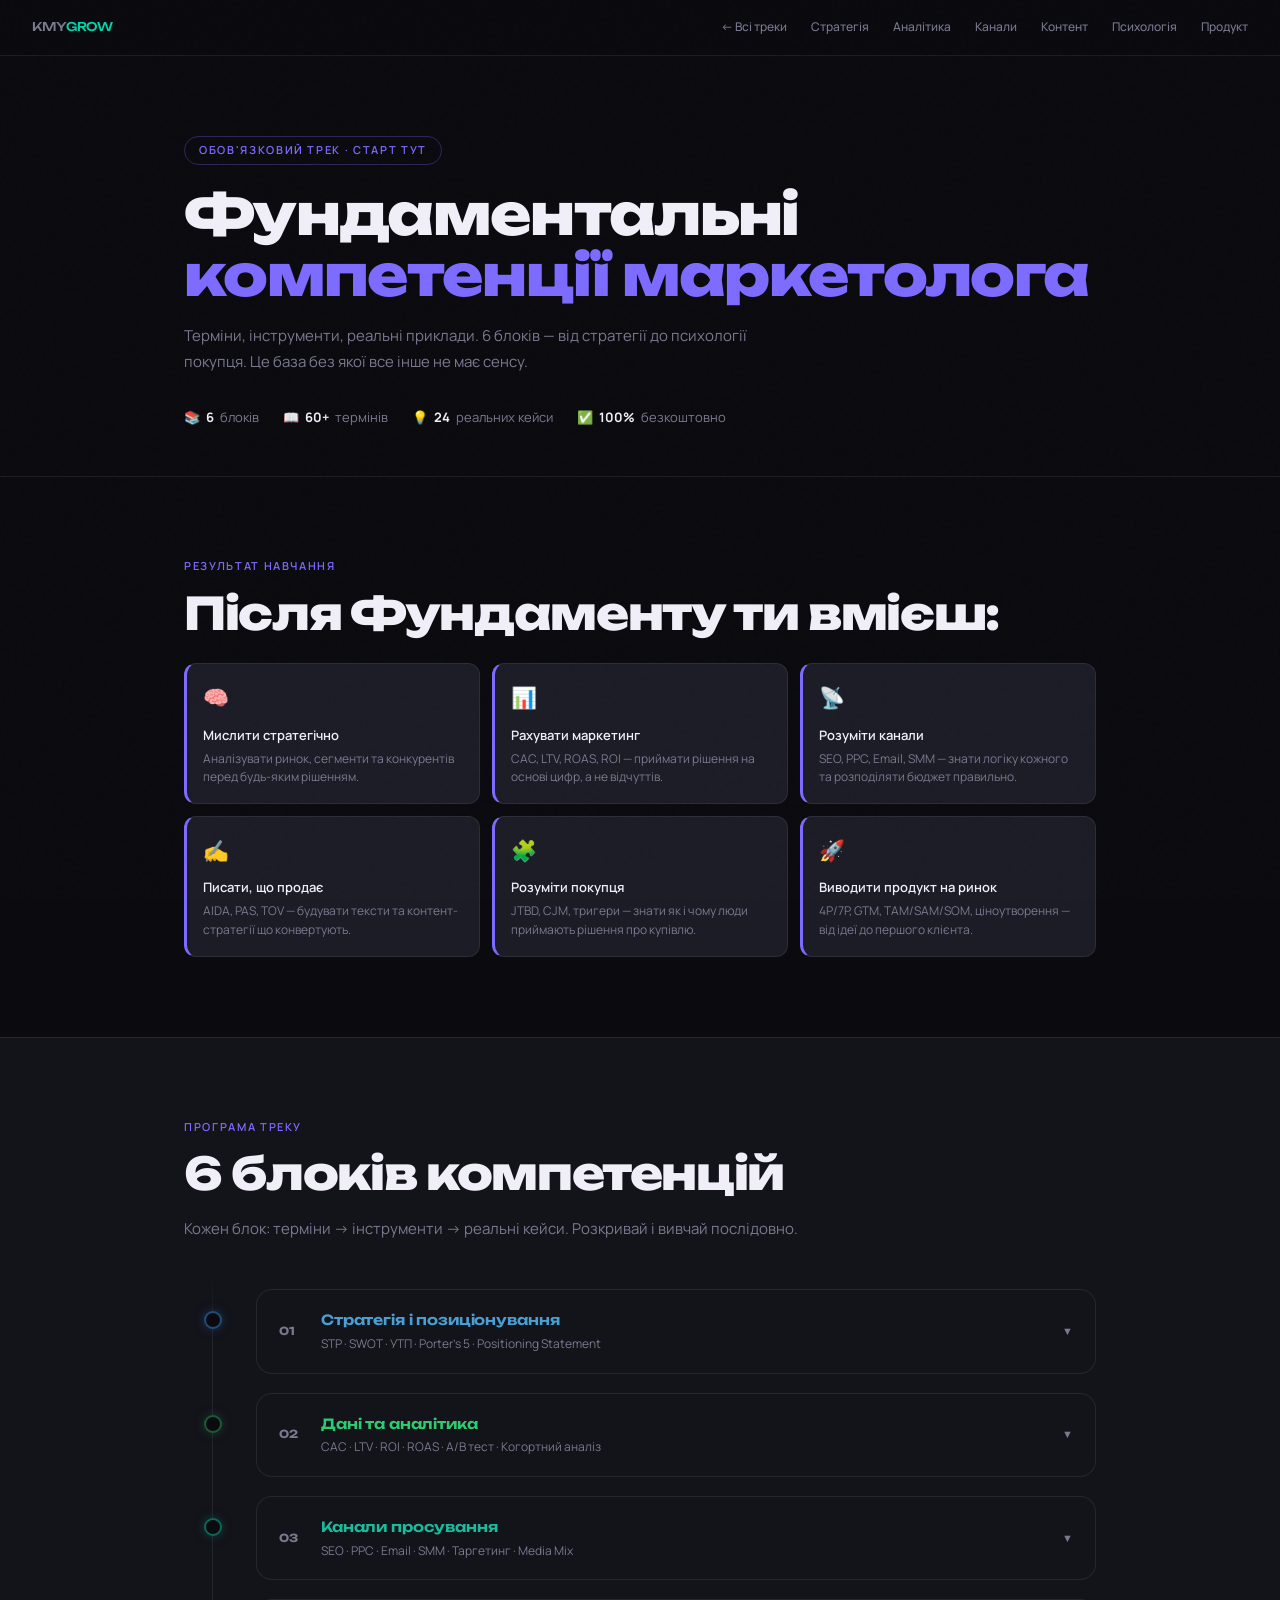
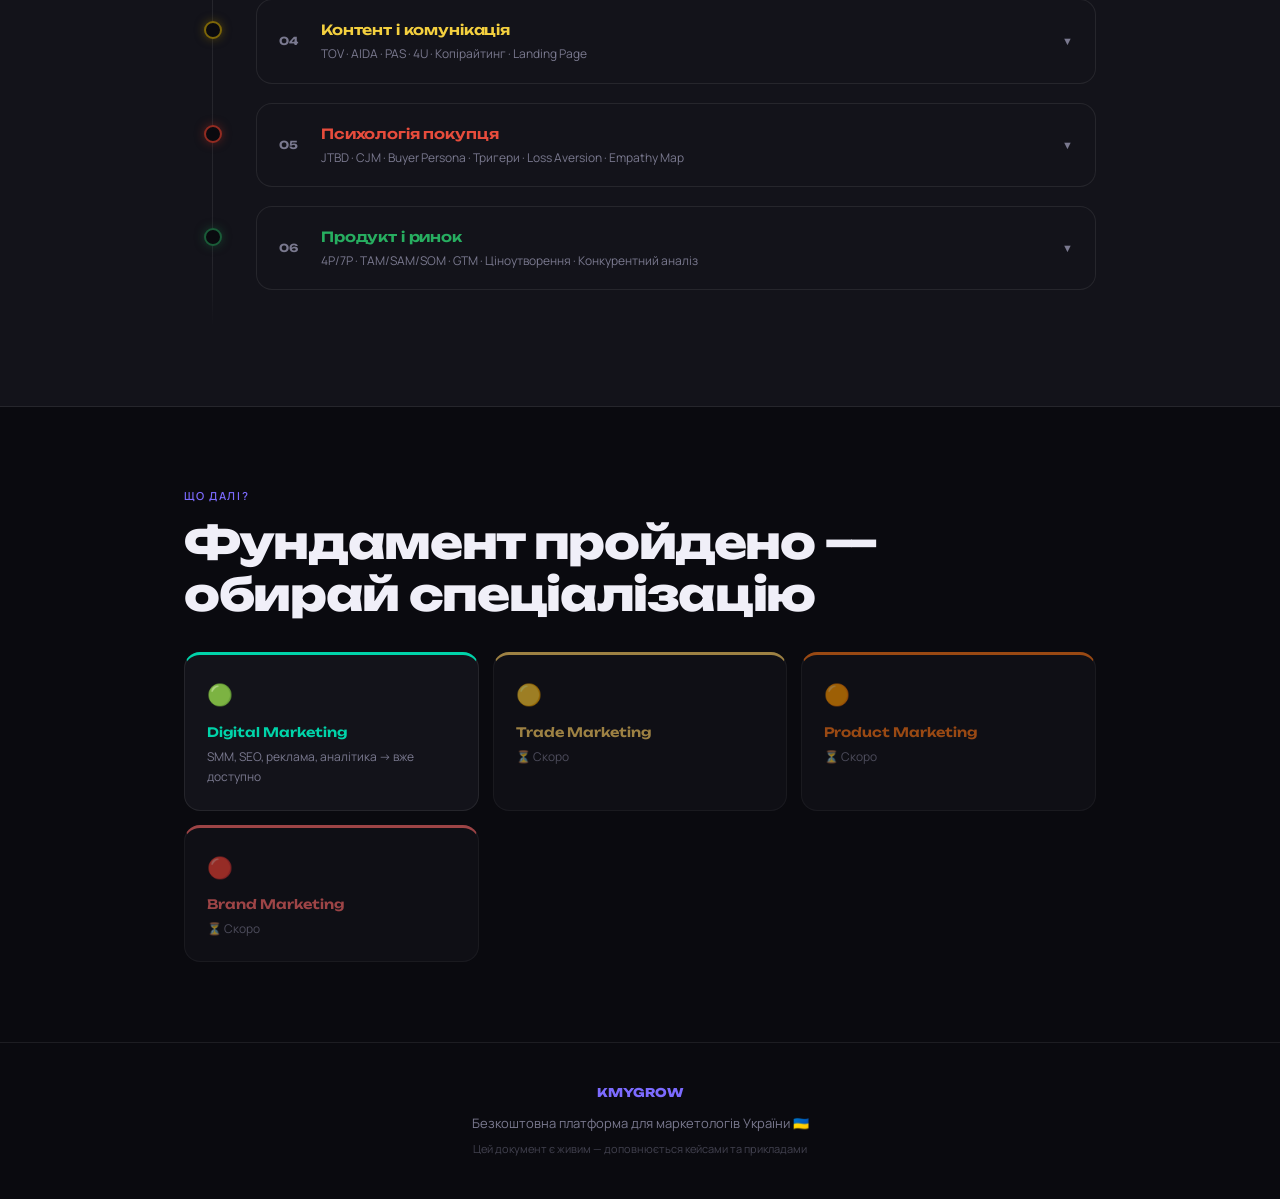
<file: pages/foundation.html>
<!DOCTYPE html>
<html lang="uk">
<head>
<meta charset="UTF-8">
<meta name="viewport" content="width=device-width, initial-scale=1.0">
<title>Фундаментальні компетенції маркетолога | KMY GROW</title>
<link rel="stylesheet" href="../css/main.css">
<link rel="stylesheet" href="../css/foundation.css">
</head>
<body>

<nav class="nav">
  <a href="../index.html" class="nav-logo">KMY<span>GROW</span></a>
  <a href="../index.html#tracks">← Всі треки</a>
  <a href="#m1">Стратегія</a>
  <a href="#m2">Аналітика</a>
  <a href="#m3">Канали</a>
  <a href="#m4">Контент</a>
  <a href="#m5">Психологія</a>
  <a href="#m6">Продукт</a>
</nav>

<!-- HERO -->
<div class="page-hero">
<div class="container">
  <div class="page-hero-tag">Обов'язковий трек · Старт тут</div>
  <h1>Фундаментальні<br><em>компетенції маркетолога</em></h1>
  <p class="desc" style="max-width:600px">Терміни, інструменти, реальні приклади. 6 блоків — від стратегії до психології покупця. Це база без якої все інше не має сенсу.</p>
  <div class="page-hero-meta">
    <div class="meta-item">📚 <strong>6</strong> блоків</div>
    <div class="meta-item">📖 <strong>60+</strong> термінів</div>
    <div class="meta-item">💡 <strong>24</strong> реальних кейси</div>
    <div class="meta-item">✅ <strong>100%</strong> безкоштовно</div>
  </div>
</div>
</div>

<!-- РЕЗУЛЬТАТИ -->
<section>
<div class="container">
  <span class="label">Результат навчання</span>
  <h2 class="title">Після Фундаменту ти вмієш:</h2>
  <div class="outcomes-grid">
    <div class="outcome-card anim"><div class="outcome-icon">🧠</div><div class="outcome-title">Мислити стратегічно</div><div class="outcome-desc">Аналізувати ринок, сегменти та конкурентів перед будь-яким рішенням.</div></div>
    <div class="outcome-card anim"><div class="outcome-icon">📊</div><div class="outcome-title">Рахувати маркетинг</div><div class="outcome-desc">CAC, LTV, ROAS, ROI — приймати рішення на основі цифр, а не відчуттів.</div></div>
    <div class="outcome-card anim"><div class="outcome-icon">📡</div><div class="outcome-title">Розуміти канали</div><div class="outcome-desc">SEO, PPC, Email, SMM — знати логіку кожного та розподіляти бюджет правильно.</div></div>
    <div class="outcome-card anim"><div class="outcome-icon">✍️</div><div class="outcome-title">Писати, що продає</div><div class="outcome-desc">AIDA, PAS, TOV — будувати тексти та контент-стратегії що конвертують.</div></div>
    <div class="outcome-card anim"><div class="outcome-icon">🧩</div><div class="outcome-title">Розуміти покупця</div><div class="outcome-desc">JTBD, CJM, тригери — знати як і чому люди приймають рішення про купівлю.</div></div>
    <div class="outcome-card anim"><div class="outcome-icon">🚀</div><div class="outcome-title">Виводити продукт на ринок</div><div class="outcome-desc">4P/7P, GTM, TAM/SAM/SOM, ціноутворення — від ідеї до першого клієнта.</div></div>
  </div>
</div>
</section>

<!-- МОДУЛІ -->
<div class="section-dark" id="modules">
<div class="container">
  <span class="label">Програма треку</span>
  <h2 class="title">6 блоків компетенцій</h2>
  <p class="desc">Кожен блок: терміни → інструменти → реальні кейси. Розкривай і вивчай послідовно.</p>

  <div class="roadmap">

    <!-- БЛОК 1 — СТРАТЕГІЯ -->
    <div class="roadmap-item module-item anim" id="m1">
      <div class="roadmap-dot" style="color:#1F4E79;box-shadow:0 0 10px rgba(31,78,121,0.6)"></div>
      <div class="accordion">
        <div class="accordion-header">
          <span class="module-num-badge">01</span>
          <div style="flex:1">
            <div class="module-title-text" style="color:#4A9FD4">Стратегія і позиціонування</div>
            <div class="module-subtitle">STP · SWOT · УТП · Porter's 5 · Positioning Statement</div>
          </div>
          <span class="accordion-chevron">▼</span>
        </div>
        <div class="accordion-body">
          <div class="module-body-inner">
            <p>Це фундамент будь-якого маркетингового рішення. Без стратегії маркетолог «стріляє навмання» — витрачає бюджет без чіткого розуміння, кому, навіщо і чим продає.</p>

            <div class="topics">
              <span class="tag">STP</span><span class="tag">УТП</span><span class="tag">SWOT</span>
              <span class="tag">Porter's 5 сил</span><span class="tag">Brand Pyramid</span>
              <span class="tag">Positioning Statement</span><span class="tag">Value Proposition</span>
            </div>

            <div class="schema" style="border-color:#4A9FD4">
              <div class="schema-title" style="color:#4A9FD4">Терміни блоку</div>
              <div class="term-grid">
                <div class="term-row"><div class="term-name">STP</div><div class="term-def">Segmentation, Targeting, Positioning — тричастинна модель для визначення ринкового фокусу</div></div>
                <div class="term-row"><div class="term-name">УТП</div><div class="term-def">Унікальна торгова пропозиція — чітка відповідь: чому обрати саме нас, а не конкурента</div></div>
                <div class="term-row"><div class="term-name">SWOT</div><div class="term-def">Strengths, Weaknesses, Opportunities, Threats — аналіз сильних/слабких сторін і зовнішнього середовища</div></div>
                <div class="term-row"><div class="term-name">Porter's 5</div><div class="term-def">П'ять сил — модель аналізу галузевої конкурентоспроможності</div></div>
                <div class="term-row"><div class="term-name">Value Proposition</div><div class="term-def">Ціннісна пропозиція — опис вигоди для клієнта: що він отримує і чому це важливо</div></div>
              </div>
            </div>

            <div class="schema" style="border-color:#4A9FD4">
              <div class="schema-title" style="color:#4A9FD4">STP-аналіз — як реалізувати</div>
              <div class="formula-block">
                <span class="formula">Segmentation — поділи ринок за демо-, психо-, поведінковими ознаками</span>
                <span class="formula">Targeting — обери найпривабливіший сегмент (розмір, зростання, доступність)</span>
                <span class="formula">Positioning — «Для [ЦА], [бренд] — це [категорія], яка [вигода], тому що [доказ]»</span>
              </div>
            </div>

            <div class="schema" style="border-color:#4A9FD4">
              <div class="schema-title" style="color:#4A9FD4">SWOT — матриця 2×2</div>
              <div class="grid-2" style="gap:8px;margin-top:8px">
                <div class="card-inner" style="border-color:rgba(0,212,170,0.3)"><div style="font-size:11px;font-weight:700;color:var(--green);margin-bottom:4px">S — Strengths</div><div style="font-size:11px;color:var(--muted)">Що ти робиш краще за інших?</div></div>
                <div class="card-inner" style="border-color:rgba(255,107,107,0.3)"><div style="font-size:11px;font-weight:700;color:var(--red);margin-bottom:4px">W — Weaknesses</div><div style="font-size:11px;color:var(--muted)">Де ти програєш конкурентам?</div></div>
                <div class="card-inner" style="border-color:rgba(255,209,102,0.3)"><div style="font-size:11px;font-weight:700;color:var(--yellow);margin-bottom:4px">O — Opportunities</div><div style="font-size:11px;color:var(--muted)">Які можливості є на ринку?</div></div>
                <div class="card-inner" style="border-color:rgba(249,115,22,0.3)"><div style="font-size:11px;font-weight:700;color:var(--orange);margin-bottom:4px">T — Threats</div><div style="font-size:11px;color:var(--muted)">Що може зашкодити бізнесу?</div></div>
              </div>
            </div>

            <div class="schema" style="border-color:#4A9FD4">
              <div class="schema-title" style="color:#4A9FD4">П'ять сил Портера</div>
              <div class="tip"><div class="tip-icon">1️⃣</div><div class="tip-text">Загроза нових гравців на ринку</div></div>
              <div class="tip"><div class="tip-icon">2️⃣</div><div class="tip-text">Ринкова влада постачальників</div></div>
              <div class="tip"><div class="tip-icon">3️⃣</div><div class="tip-text">Ринкова влада покупців</div></div>
              <div class="tip"><div class="tip-icon">4️⃣</div><div class="tip-text">Загроза товарів-замінників</div></div>
              <div class="tip"><div class="tip-icon">5️⃣</div><div class="tip-text">Інтенсивність конкуренції всередині галузі</div></div>
            </div>

            <div class="example-box">
              <div class="example-title">Кейс: Apple — «Think Different»</div>
              <div class="example-text">У 1997 р. Apple майже банкрут. Конкуренти говорять про технічні характеристики. Apple обирає сегмент «творчих бунтарів», позиція — не комп'ютер, а інструмент для тих, хто змінює світ. УТП: Простота + дизайн + статус, а не MHz і RAM. Результат: капіталізація виросла з $3 млрд до $3 трлн за 25 років.</div>
            </div>
            <div class="example-box">
              <div class="example-title">Кейс: Notion vs Confluence — STP у дії</div>
              <div class="example-text">Notion обирає стартапи та малий бізнес (гнучкість > інтеграція з enterprise). Позиціонування «усе в одному» vs Confluence «корпоративна вікі». Результат: Notion виріс до $10 млрд валюації без корпоративного відділу продажів.</div>
            </div>
          </div>
        </div>
      </div>
    </div>

    <!-- БЛОК 2 — АНАЛІТИКА -->
    <div class="roadmap-item module-item anim" id="m2">
      <div class="roadmap-dot" style="color:#1A5C38;box-shadow:0 0 10px rgba(26,92,56,0.6)"></div>
      <div class="accordion">
        <div class="accordion-header">
          <span class="module-num-badge">02</span>
          <div style="flex:1">
            <div class="module-title-text" style="color:#2ECC71">Дані та аналітика</div>
            <div class="module-subtitle">CAC · LTV · ROI · ROAS · A/B тест · Когортний аналіз</div>
          </div>
          <span class="accordion-chevron">▼</span>
        </div>
        <div class="accordion-body">
          <div class="module-body-inner">
            <p>Маркетолог без даних — це інтуїт. Аналітика перетворює маркетинг з мистецтва на інженерію: ти знаєш, що працює, скільки це коштує і скільки приносить.</p>

            <div class="topics">
              <span class="tag">CAC</span><span class="tag">LTV</span><span class="tag">ROI / ROMI</span>
              <span class="tag">ROAS</span><span class="tag">CTR / CPC / CPL</span>
              <span class="tag">CR</span><span class="tag">Churn Rate</span>
              <span class="tag">NPS</span><span class="tag">A/B-тест</span><span class="tag">Когортний аналіз</span>
            </div>

            <div class="schema" style="border-color:#2ECC71">
              <div class="schema-title" style="color:#2ECC71">Ключові формули</div>
              <div class="formula-block">
                <span class="formula">CAC = Витрати на маркетинг і продажі ÷ Кількість нових клієнтів</span>
                <span class="formula">LTV = Середній чек × Частота покупок на рік × Роки</span>
                <span class="formula">Золоте правило: LTV:CAC = 3:1 і вище → масштабуй</span>
                <span class="formula">ROAS = Виручка з реклами ÷ Витрати на рекламу × 100%</span>
                <span class="formula">ROI = (Дохід − Витрати) ÷ Витрати × 100%</span>
                <span class="formula">CR = Цільові дії ÷ Відвідувачі × 100%</span>
              </div>
            </div>

            <div class="schema" style="border-color:#2ECC71">
              <div class="schema-title" style="color:#2ECC71">A/B-тест — як реалізувати правильно</div>
              <div class="tip"><div class="tip-icon">1️⃣</div><div class="tip-text">Сформулюй гіпотезу: «Зміна заголовка підвищить CR»</div></div>
              <div class="tip"><div class="tip-icon">2️⃣</div><div class="tip-text">Визнач метрику успіху (CR, CTR)</div></div>
              <div class="tip"><div class="tip-icon">3️⃣</div><div class="tip-text">Розподіли трафік 50/50</div></div>
              <div class="tip"><div class="tip-icon">4️⃣</div><div class="tip-text">Дочекайся 95% довірчого інтервалу. Мінімум — 1 000 відвідувачів на варіант</div></div>
              <div class="tip"><div class="tip-icon">5️⃣</div><div class="tip-text"><strong>Тестуй тільки одну змінну за раз!</strong></div></div>
            </div>

            <div class="schema" style="border-color:#2ECC71">
              <div class="schema-title" style="color:#2ECC71">NPS — Net Promoter Score</div>
              <div class="tip"><div class="tip-icon">😍</div><div class="tip-text"><strong>9–10 — Промоутери:</strong> рекомендують активно</div></div>
              <div class="tip"><div class="tip-icon">😐</div><div class="tip-text"><strong>7–8 — Нейтральні:</strong> задоволені, але не рекомендують</div></div>
              <div class="tip"><div class="tip-icon">😤</div><div class="tip-text"><strong>0–6 — Критики:</strong> можуть шкодити репутації</div></div>
              <div style="margin-top:10px"><span class="formula">NPS = % Промоутерів − % Критиків</span></div>
            </div>

            <div class="example-box">
              <div class="example-title">Кейс: CAC vs LTV — рішення про масштабування</div>
              <div class="example-text">Онлайн-школа англійської: CAC = 1 200 грн (Facebook), LTV = 4 800 грн (курс + продовження × 2 роки). Співвідношення LTV:CAC = 4:1 — зелене світло. Рішення: збільшили бюджет з 100 000 до 500 000 грн/місяць.</div>
            </div>
            <div class="example-box">
              <div class="example-title">Кейс: A/B-тест заголовка лендингу</div>
              <div class="example-text">Варіант A: «Вивчіть Excel за 30 днів» → CR = 2,1%. Варіант B: «Перестаньте витрачати 3 години на звіти — освойте Excel за місяць» → CR = 5,4%. Результат: +157% конверсії. Висновок: конкретна вигода б'є абстрактне твердження.</div>
            </div>
          </div>
        </div>
      </div>
    </div>

    <!-- БЛОК 3 — КАНАЛИ -->
    <div class="roadmap-item module-item anim" id="m3">
      <div class="roadmap-dot" style="color:#0E6655;box-shadow:0 0 10px rgba(14,102,85,0.6)"></div>
      <div class="accordion">
        <div class="accordion-header">
          <span class="module-num-badge">03</span>
          <div style="flex:1">
            <div class="module-title-text" style="color:#1ABC9C">Канали просування</div>
            <div class="module-subtitle">SEO · PPC · Email · SMM · Таргетинг · Media Mix</div>
          </div>
          <span class="accordion-chevron">▼</span>
        </div>
        <div class="accordion-body">
          <div class="module-body-inner">
            <p>Маркетолог не зобов'язаний налаштовувати кожен канал самостійно — але повинен розуміти логіку, можливості та обмеження кожного, щоб правильно розподіляти бюджет і ставити задачі спеціалістам.</p>

            <div class="topics">
              <span class="tag">SEO</span><span class="tag">PPC / SEM</span><span class="tag">SMM</span>
              <span class="tag">Таргетинг</span><span class="tag">Email-маркетинг</span>
              <span class="tag">PR</span><span class="tag">Affiliate</span>
              <span class="tag">Inbound / Outbound</span><span class="tag">Media Mix</span>
              <span class="tag">Reach / Frequency / Impressions</span>
            </div>

            <div class="schema" style="border-color:#1ABC9C">
              <div class="schema-title" style="color:#1ABC9C">Порівняння каналів</div>
              <div class="channel-grid">
                <div class="channel-card">
                  <div class="channel-name">SEO</div>
                  <div class="channel-desc">Органічний трафік без прямих витрат на клік. Результат — 3–6 місяців. Метрики: позиції, органічний трафік, DR.</div>
                </div>
                <div class="channel-card">
                  <div class="channel-name">PPC (Google Ads)</div>
                  <div class="channel-desc">Реклама людям що активно шукають прямо зараз. CTR норма 3–10%. Quality Score впливає на ціну кліку.</div>
                </div>
                <div class="channel-card">
                  <div class="channel-name">Email-маркетинг</div>
                  <div class="channel-desc">Найвищий ROI — $36 на $1 витрат. Open Rate норма 20–40%, CTR 2–5%. Unsubscribe &lt;0,5%.</div>
                </div>
                <div class="channel-card">
                  <div class="channel-name">SMM / Таргетинг</div>
                  <div class="channel-desc">SMM — органічне ведення. Таргетинг — платна реклама. ER Instagram норма 1–3%, 5%+ відмінно.</div>
                </div>
              </div>
            </div>

            <div class="schema" style="border-color:#1ABC9C">
              <div class="schema-title" style="color:#1ABC9C">SEO vs PPC: коли що використовувати</div>
              <div class="tip"><div class="tip-icon">🚀</div><div class="tip-text"><strong>Рік 1:</strong> 100% PPC — швидке тестування попиту, трафік з першого дня</div></div>
              <div class="tip"><div class="tip-icon">⚖️</div><div class="tip-text"><strong>Рік 2:</strong> 50% PPC + 50% вкладень у контент/SEO — будуємо органіку паралельно</div></div>
              <div class="tip"><div class="tip-icon">🌳</div><div class="tip-text"><strong>Рік 3+:</strong> SEO дає 60% трафіку безкоштовно, PPC — масштабування прибуткових кампаній</div></div>
              <div class="tip"><div class="tip-icon">💡</div><div class="tip-text"><strong>Принцип:</strong> PPC — кран (вода одразу). SEO — насос (безкоштовно, але час потрібен)</div></div>
            </div>

            <div class="example-box">
              <div class="example-title">Кейс: Media Mix для кав'ярні (бюджет 15 000 грн)</div>
              <div class="example-text">Google My Business (безкоштовно): +80 відвідувачів органічно. Instagram таргетинг геотаргетинг 3 км (8 000 грн): +90 відвідувачів. Листівки в офісах поруч з QR-кодом (7 000 грн): +30 відвідувачів. Підсумок: 200 нових відвідувачів, CPV ≈ 75 грн.</div>
            </div>
            <div class="example-box">
              <div class="example-title">Кейс: Як знизити CPL вдвічі</div>
              <div class="example-text">CPL для онлайн-курсу = 400 грн, ціль — 200 грн. Крок 1: звузили аудиторію з «25–45, інтерес до освіти» до «28–38, переглядали конкурентів» → -30%. Крок 2: замінили статичний банер на відео-відгук 30 сек → -20%. Крок 3: посадкова сторінка під кожен сегмент → -25%. Результат: CPL = 190 грн.</div>
            </div>
          </div>
        </div>
      </div>
    </div>

    <!-- БЛОК 4 — КОНТЕНТ -->
    <div class="roadmap-item module-item anim" id="m4">
      <div class="roadmap-dot" style="color:#7D6608;box-shadow:0 0 10px rgba(125,102,8,0.6)"></div>
      <div class="accordion">
        <div class="accordion-header">
          <span class="module-num-badge">04</span>
          <div style="flex:1">
            <div class="module-title-text" style="color:#F4D03F">Контент і комунікація</div>
            <div class="module-subtitle">TOV · AIDA · PAS · 4U · Копірайтинг · Landing Page</div>
          </div>
          <span class="accordion-chevron">▼</span>
        </div>
        <div class="accordion-body">
          <div class="module-body-inner">
            <p>Маркетинг — це мова бренду. Навіть якщо є окремий копірайтер, маркетолог задає вектор: що говоримо, як говоримо, кому і навіщо. Контент будує довіру там, де реклама лише залучає увагу.</p>

            <div class="topics">
              <span class="tag">Tone of Voice (TOV)</span><span class="tag">Копірайтинг</span>
              <span class="tag">CTA</span><span class="tag">Сторітелінг</span><span class="tag">UGC</span>
              <span class="tag">Контент-план</span><span class="tag">Messaging Hierarchy</span>
              <span class="tag">Hook</span><span class="tag">Landing Page</span><span class="tag">SEO-copywriting</span>
            </div>

            <div class="schema" style="border-color:#F4D03F">
              <div class="schema-title" style="color:#F4D03F">Формули копірайтингу</div>
              <div class="tip"><div class="tip-icon">✍️</div><div class="tip-text"><strong>AIDA:</strong> Attention → Interest → Desire → Action. Класична формула для рекламних текстів.</div></div>
              <div class="tip"><div class="tip-icon">🎯</div><div class="tip-text"><strong>PAS:</strong> Problem → Agitate (загострення болю) → Solution. Найефективніша для лідогенерації.</div></div>
              <div class="tip"><div class="tip-icon">⚡</div><div class="tip-text"><strong>4U:</strong> Useful + Urgent + Unique + Ultra-specific. Формула для заголовків.</div></div>
            </div>

            <div class="schema" style="border-color:#F4D03F">
              <div class="schema-title" style="color:#F4D03F">TOV — Tone of Voice</div>
              <div class="tip"><div class="tip-icon">📋</div><div class="tip-text">Визнач 3–4 прикметники що описують характер бренду (наприклад: сміливий, людяний, прямий)</div></div>
              <div class="tip"><div class="tip-icon">📝</div><div class="tip-text">Пропиши «ми так — ми не так»: «Ми говоримо просто — ми не вживаємо жаргон»</div></div>
              <div class="tip"><div class="tip-icon">💡</div><div class="tip-text"><strong>Приклад:</strong> Monobank — розмовний, іронічний, без канцелярщини. ПриватБанк — офіційний, серйозний. Один ринок, два різні TOV.</div></div>
            </div>

            <div class="schema" style="border-color:#F4D03F">
              <div class="schema-title" style="color:#F4D03F">Landing Page — структура що конвертує</div>
              <div class="formula-block">
                <span class="formula">1. Headline — що це і для кого</span>
                <span class="formula">2. Subheadline — ключова вигода</span>
                <span class="formula">3. Hero Image / Video</span>
                <span class="formula">4. Benefits — 3–5 пунктів</span>
                <span class="formula">5. Social Proof — відгуки, логотипи</span>
                <span class="formula">6. CTA — кнопка дії</span>
                <span class="formula">7. FAQ + повторний CTA</span>
              </div>
              <div style="margin-top:10px" class="tip"><div class="tip-icon">📊</div><div class="tip-text">Метрика: CR 2–5% для холодного трафіку, 10%+ для теплого. Тестуй в першу чергу: заголовок, CTA-кнопку, Hero Image.</div></div>
            </div>

            <div class="example-box">
              <div class="example-title">Кейс: PAS-копірайтинг для email</div>
              <div class="example-text">P: «Ви знову провели 4 години в Excel, а таблиця так і не сходиться?» A: «Щопонеділка — те саме. Колеги вже не чекають ваш звіт...» S: «Наш курс Excel Pro навчить вас зводити будь-яку таблицю за 20 хвилин.» CTA: «Почати безкоштовно →». Результат: Open Rate 41%, CTR 8,2% (проти 2,1% у попередній версії).</div>
            </div>
            <div class="example-box">
              <div class="example-title">Кейс: UGC як інструмент довіри</div>
              <div class="example-text">Бренд косметики запустив конкурс «Покажи свій ранковий ритуал». Результат: 1 200 постів з тегом бренду за 2 тижні. UGC використали в таргетованій рекламі замість студійних знімків. CTR UGC-оголошень = 4,7% vs 1,8% у студійних. ROAS зріс на 60%.</div>
            </div>
          </div>
        </div>
      </div>
    </div>

    <!-- БЛОК 5 — ПСИХОЛОГІЯ -->
    <div class="roadmap-item module-item anim" id="m5">
      <div class="roadmap-dot" style="color:#922B21;box-shadow:0 0 10px rgba(146,43,33,0.6)"></div>
      <div class="accordion">
        <div class="accordion-header">
          <span class="module-num-badge">05</span>
          <div style="flex:1">
            <div class="module-title-text" style="color:#E74C3C">Психологія покупця</div>
            <div class="module-subtitle">JTBD · CJM · Buyer Persona · Тригери · Loss Aversion · Empathy Map</div>
          </div>
          <span class="accordion-chevron">▼</span>
        </div>
        <div class="accordion-body">
          <div class="module-body-inner">
            <p>Найкращий маркетинг не відчувається як маркетинг — він відчувається як правильна відповідь на правильне питання в правильний момент. Це стає можливим тільки якщо ти розумієш, як мислить покупець.</p>

            <div class="topics">
              <span class="tag">JTBD</span><span class="tag">CJM</span><span class="tag">Buyer Persona</span>
              <span class="tag">Pain Points</span><span class="tag">Соціальний доказ</span>
              <span class="tag">Дефіцит (Scarcity)</span><span class="tag">Авторитет</span>
              <span class="tag">Loss Aversion</span><span class="tag">Anchoring</span><span class="tag">Empathy Map</span>
            </div>

            <div class="schema" style="border-color:#E74C3C">
              <div class="schema-title" style="color:#E74C3C">JTBD — Jobs To Be Done</div>
              <div class="tip"><div class="tip-icon">🔨</div><div class="tip-text">Люди не купують дриль — вони купують дірку в стіні. Рекламуй результат, а не продукт.</div></div>
              <div class="tip"><div class="tip-icon">🔍</div><div class="tip-text"><strong>Три види роботи:</strong> Функціональна (що зробить), Соціальна (як виглядатиму), Емоційна (що відчую)</div></div>
              <div class="tip"><div class="tip-icon">🎧</div><div class="tip-text"><strong>Приклад:</strong> Дорогі навушники — функція: слухати музику. Соціальна: виглядати просунутим. Емоційна: «мій острів тиші в будь-якому місці».</div></div>
            </div>

            <div class="schema" style="border-color:#E74C3C">
              <div class="schema-title" style="color:#E74C3C">5 психологічних тригерів</div>
              <div class="tip"><div class="tip-icon">👥</div><div class="tip-text"><strong>Соціальний доказ:</strong> «4 300 учнів вже пройшли курс» — орієнтація на вибір інших при невизначеності</div></div>
              <div class="tip"><div class="tip-icon">⏳</div><div class="tip-text"><strong>Дефіцит:</strong> «Залишилось 3 місця за цією ціною» — підвищує терміновість рішення</div></div>
              <div class="tip"><div class="tip-icon">🏆</div><div class="tip-text"><strong>Авторитет:</strong> «Рекомендовано лікарями» або партнерство з відомим експертом</div></div>
              <div class="tip"><div class="tip-icon">🎁</div><div class="tip-text"><strong>Взаємність:</strong> дай безкоштовно (чеклист, консультація) → клієнт відчуває потребу відповісти купівлею</div></div>
              <div class="tip"><div class="tip-icon">😨</div><div class="tip-text"><strong>Loss Aversion:</strong> «Не втратьте знижку 40%» працює сильніше, ніж «Зекономте 40%»</div></div>
            </div>

            <div class="schema" style="border-color:#E74C3C">
              <div class="schema-title" style="color:#E74C3C">CJM — етапи шляху клієнта</div>
              <div class="formula-block">
                <span class="formula">1. Awareness — дізнається про бренд</span>
                <span class="formula">2. Consideration — порівнює варіанти</span>
                <span class="formula">3. Purchase — купує</span>
                <span class="formula">4. Onboarding — починає використовувати</span>
                <span class="formula">5. Retention — повертається</span>
                <span class="formula">6. Advocacy — рекомендує іншим</span>
              </div>
            </div>

            <div class="example-box">
              <div class="example-title">Кейс: Loss Aversion в email-темах</div>
              <div class="example-text">Версія A: «Отримайте знижку 500 грн на наступне замовлення» → Open Rate 18%. Версія B: «Ваша знижка 500 грн закінчується через 24 години» → Open Rate 31%. Висновок: формулюй пропозицію як «не втрать», а не «отримай».</div>
            </div>
            <div class="example-box">
              <div class="example-title">Кейс: Тригер дефіциту — Booking.com</div>
              <div class="example-text">«Цей готель переглядають 8 людей прямо зараз» + «Залишився 1 номер за цією ціною» + «Востаннє бронювали 2 години тому». Ефект: конверсія зростає на 15–30% завдяки поєднанню соціального доказу + дефіциту + терміновості. Важливо: тригери мають бути правдивими, інакше — втрата довіри.</div>
            </div>
          </div>
        </div>
      </div>
    </div>

    <!-- БЛОК 6 — ПРОДУКТ -->
    <div class="roadmap-item module-item anim" id="m6">
      <div class="roadmap-dot" style="color:#1A5C38;box-shadow:0 0 10px rgba(26,92,56,0.6)"></div>
      <div class="accordion">
        <div class="accordion-header">
          <span class="module-num-badge">06</span>
          <div style="flex:1">
            <div class="module-title-text" style="color:#27AE60">Продукт і ринок</div>
            <div class="module-subtitle">4P/7P · TAM/SAM/SOM · GTM · Ціноутворення · Конкурентний аналіз</div>
          </div>
          <span class="accordion-chevron">▼</span>
        </div>
        <div class="accordion-body">
          <div class="module-body-inner">
            <p>Маркетолог, який не розуміє продукт і ринок — декоратор. Найкращий маркетинг народжується з глибокого розуміння того, що продається, кому і за яку ціну.</p>

            <div class="topics">
              <span class="tag">4P / 7P</span><span class="tag">TAM / SAM / SOM</span>
              <span class="tag">PMF</span><span class="tag">Unit Economics</span>
              <span class="tag">Pricing Strategy</span><span class="tag">Competitive Analysis</span>
              <span class="tag">Go-to-Market (GTM)</span><span class="tag">Chasm (Прірва Мура)</span>
            </div>

            <div class="schema" style="border-color:#27AE60">
              <div class="schema-title" style="color:#27AE60">Маркетинг-мікс 4P/7P</div>
              <div class="tip"><div class="tip-icon">📦</div><div class="tip-text"><strong>Product:</strong> Що продаємо? Характеристики, упаковка, асортимент, гарантії, сервіс</div></div>
              <div class="tip"><div class="tip-icon">💰</div><div class="tip-text"><strong>Price:</strong> За скільки? Преміум, середній ринок, penetration, freemium, підписка</div></div>
              <div class="tip"><div class="tip-icon">📍</div><div class="tip-text"><strong>Place:</strong> Де продаємо? Сайт, маркетплейси, офлайн, дилери, прямі продажі</div></div>
              <div class="tip"><div class="tip-icon">📢</div><div class="tip-text"><strong>Promotion:</strong> Як просуваємо? (Блок 3 — весь про це)</div></div>
              <div class="tip"><div class="tip-icon">➕</div><div class="tip-text"><strong>+3P для послуг:</strong> People (хто надає), Process (як відбувається), Physical Evidence (що підтверджує якість)</div></div>
            </div>

            <div class="schema" style="border-color:#27AE60">
              <div class="schema-title" style="color:#27AE60">Стратегії ціноутворення</div>
              <div class="tip"><div class="tip-icon">🔢</div><div class="tip-text"><strong>Cost-plus:</strong> Собівартість + маржа. Проста, але не враховує цінність для клієнта</div></div>
              <div class="tip"><div class="tip-icon">💎</div><div class="tip-text"><strong>Value-based:</strong> Ціна = сприйнята цінність. Найприбутковіша модель</div></div>
              <div class="tip"><div class="tip-icon">⚔️</div><div class="tip-text"><strong>Competitive:</strong> Орієнтир на ціни конкурентів ± відступ</div></div>
              <div class="tip"><div class="tip-icon">🚀</div><div class="tip-text"><strong>Penetration:</strong> Низька стартова ціна для швидкого захоплення ринку, потім підвищення</div></div>
              <div class="tip"><div class="tip-icon">🎁</div><div class="tip-text"><strong>Freemium:</strong> Базовий продукт безкоштовно + платні функції (Spotify, Notion, Zoom)</div></div>
              <div class="tip"><div class="tip-icon">⚓</div><div class="tip-text"><strong>Anchoring:</strong> Показати найдорожчий пакет першим — середній здається вигідним</div></div>
            </div>

            <div class="schema" style="border-color:#27AE60">
              <div class="schema-title" style="color:#27AE60">GTM — компоненти стратегії виходу на ринок</div>
              <div class="formula-block">
                <span class="formula">1. Хто купує — ICP (ідеальний портрет клієнта)</span>
                <span class="formula">2. Що говоримо — Messaging</span>
                <span class="formula">3. Як дістаємось — канали і тактики</span>
                <span class="formula">4. Скільки коштує — ціна і модель монетизації</span>
                <span class="formula">5. Як вимірюємо — метрики і цілі</span>
              </div>
            </div>

            <div class="example-box">
              <div class="example-title">Кейс: Value-based pricing для консалтингу</div>
              <div class="example-text">Консультант витрачає 10 годин на стратегію. Cost-plus: 10 год × 1 500 грн = 15 000 грн. Але стратегія допоможе клієнту заробити +500 000 грн/рік. Value-based: ціна = 10% від результату = 50 000 грн за той самий обсяг роботи. Висновок: той самий час, у 3,3 рази більше виручки.</div>
            </div>
            <div class="example-box">
              <div class="example-title">Кейс: GTM для мобільного додатку</div>
              <div class="example-text">ICP: фрілансери 22–35 років, що забувають трекати час. Messaging: «Перестань забувати про гроші — трекай час за 2 кліки». Канали: Reddit, Product Hunt, Upwork-блогери. Ціна: freemium (до 3 проєктів) + $9/місяць. Метрика: 1 000 активних за 30 днів. Результат: 1 400 реєстрацій у перший тиждень.</div>
            </div>
          </div>
        </div>
      </div>
    </div>

  </div><!-- /roadmap -->
</div>
</div>

<!-- НАСТУПНИЙ КРОК -->
<section>
<div class="container">
  <span class="label">Що далі?</span>
  <h2 class="title">Фундамент пройдено —<br>обирай спеціалізацію</h2>
  <div class="grid-auto" style="margin-top:2rem">
    <a href="smm-course.html" class="card" style="padding:22px;text-decoration:none;color:var(--text);border-top:3px solid var(--green)">
      <div style="font-size:1.3rem;margin-bottom:8px">🟢</div>
      <div style="font-family:var(--font-display);font-size:13px;font-weight:600;margin-bottom:4px;color:var(--green)">Digital Marketing</div>
      <div style="font-size:12px;color:var(--muted)">SMM, SEO, реклама, аналітика → вже доступно</div>
    </a>
    <div class="card" style="padding:22px;border-top:3px solid var(--yellow);opacity:0.6">
      <div style="font-size:1.3rem;margin-bottom:8px">🟡</div>
      <div style="font-family:var(--font-display);font-size:13px;font-weight:600;margin-bottom:4px;color:var(--yellow)">Trade Marketing</div>
      <div style="font-size:12px;color:var(--muted)">⏳ Скоро</div>
    </div>
    <div class="card" style="padding:22px;border-top:3px solid var(--orange);opacity:0.6">
      <div style="font-size:1.3rem;margin-bottom:8px">🟠</div>
      <div style="font-family:var(--font-display);font-size:13px;font-weight:600;margin-bottom:4px;color:var(--orange)">Product Marketing</div>
      <div style="font-size:12px;color:var(--muted)">⏳ Скоро</div>
    </div>
    <div class="card" style="padding:22px;border-top:3px solid var(--red);opacity:0.6">
      <div style="font-size:1.3rem;margin-bottom:8px">🔴</div>
      <div style="font-family:var(--font-display);font-size:13px;font-weight:600;margin-bottom:4px;color:var(--red)">Brand Marketing</div>
      <div style="font-size:12px;color:var(--muted)">⏳ Скоро</div>
    </div>
  </div>
</div>
</section>

<footer>
  <a href="../index.html" class="footer-logo">KMYGROW</a>
  <p>Безкоштовна платформа для маркетологів України 🇺🇦</p>
  <p style="margin-top:6px;font-size:11px;opacity:0.5">Цей документ є живим — доповнюється кейсами та прикладами</p>
</footer>

<script src="../js/main.js"></script>
<script src="../js/foundation.js"></script>
</body>
</html>
</file>
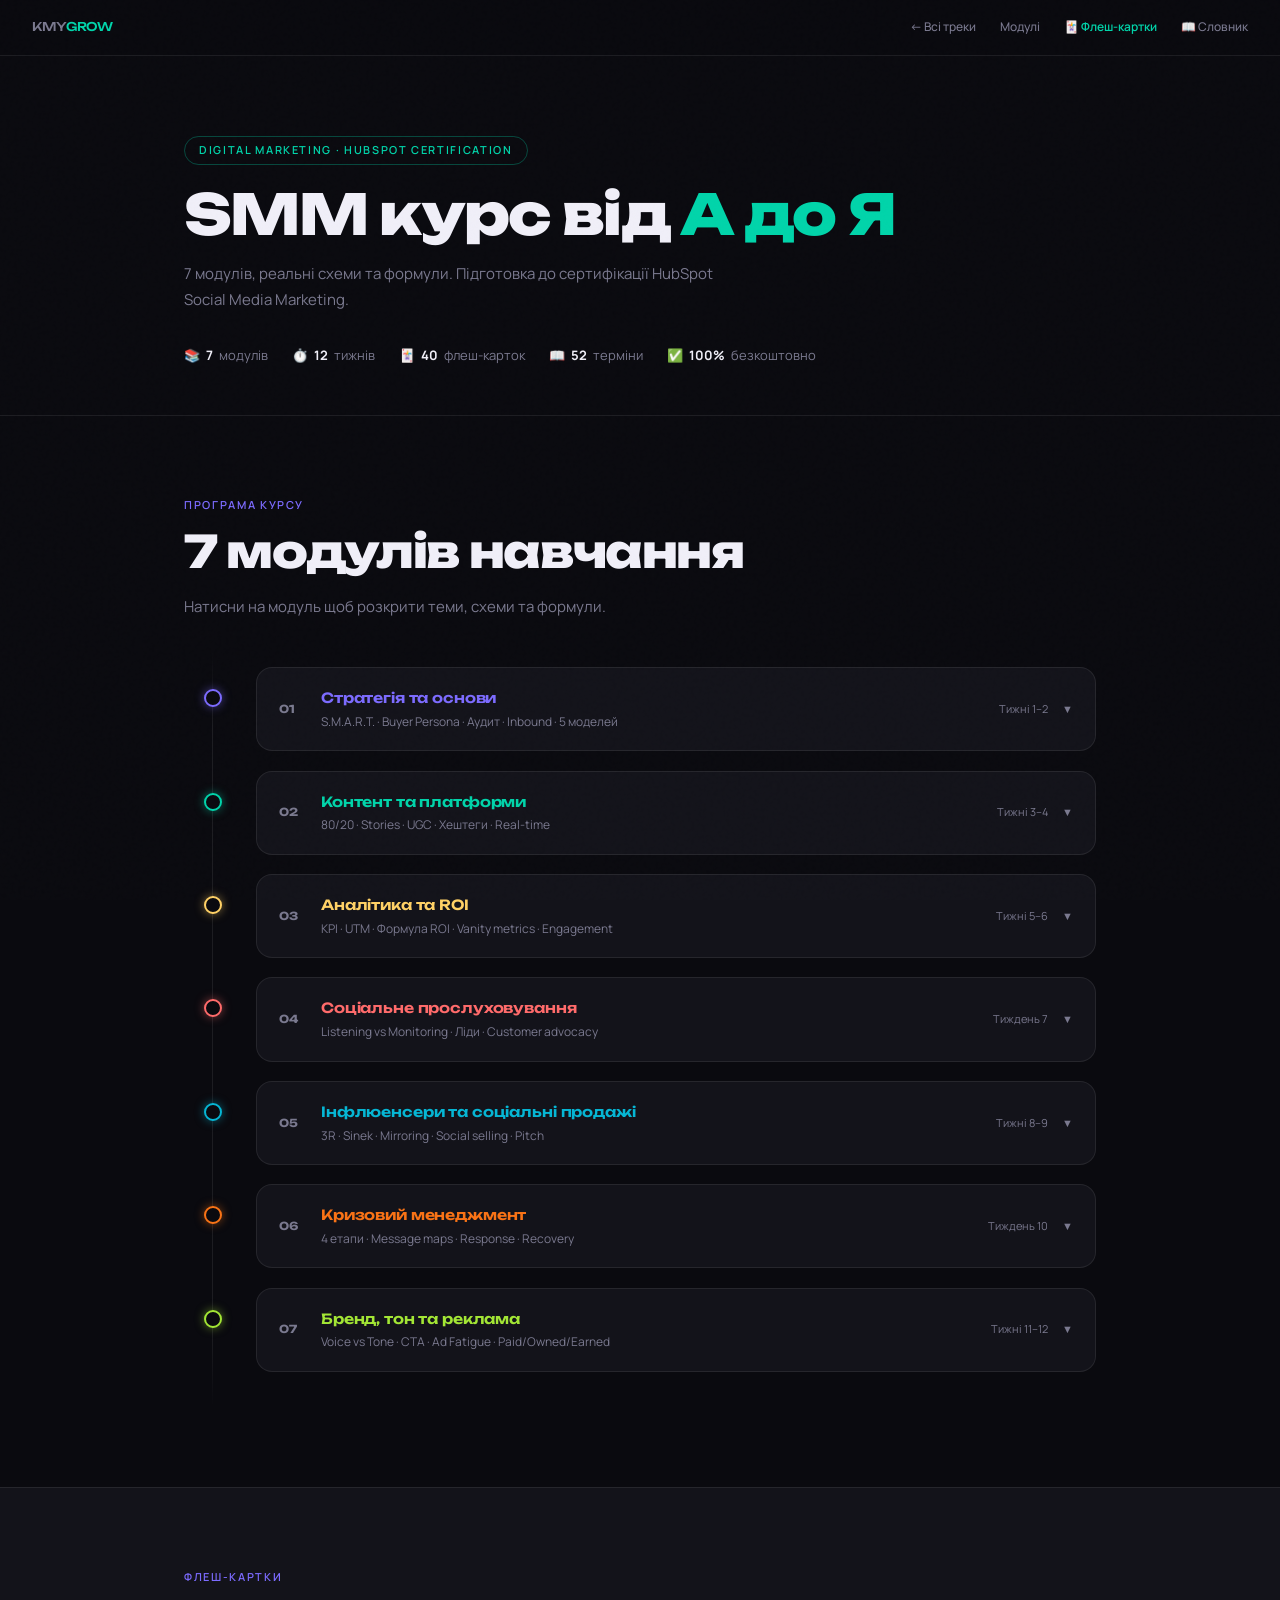
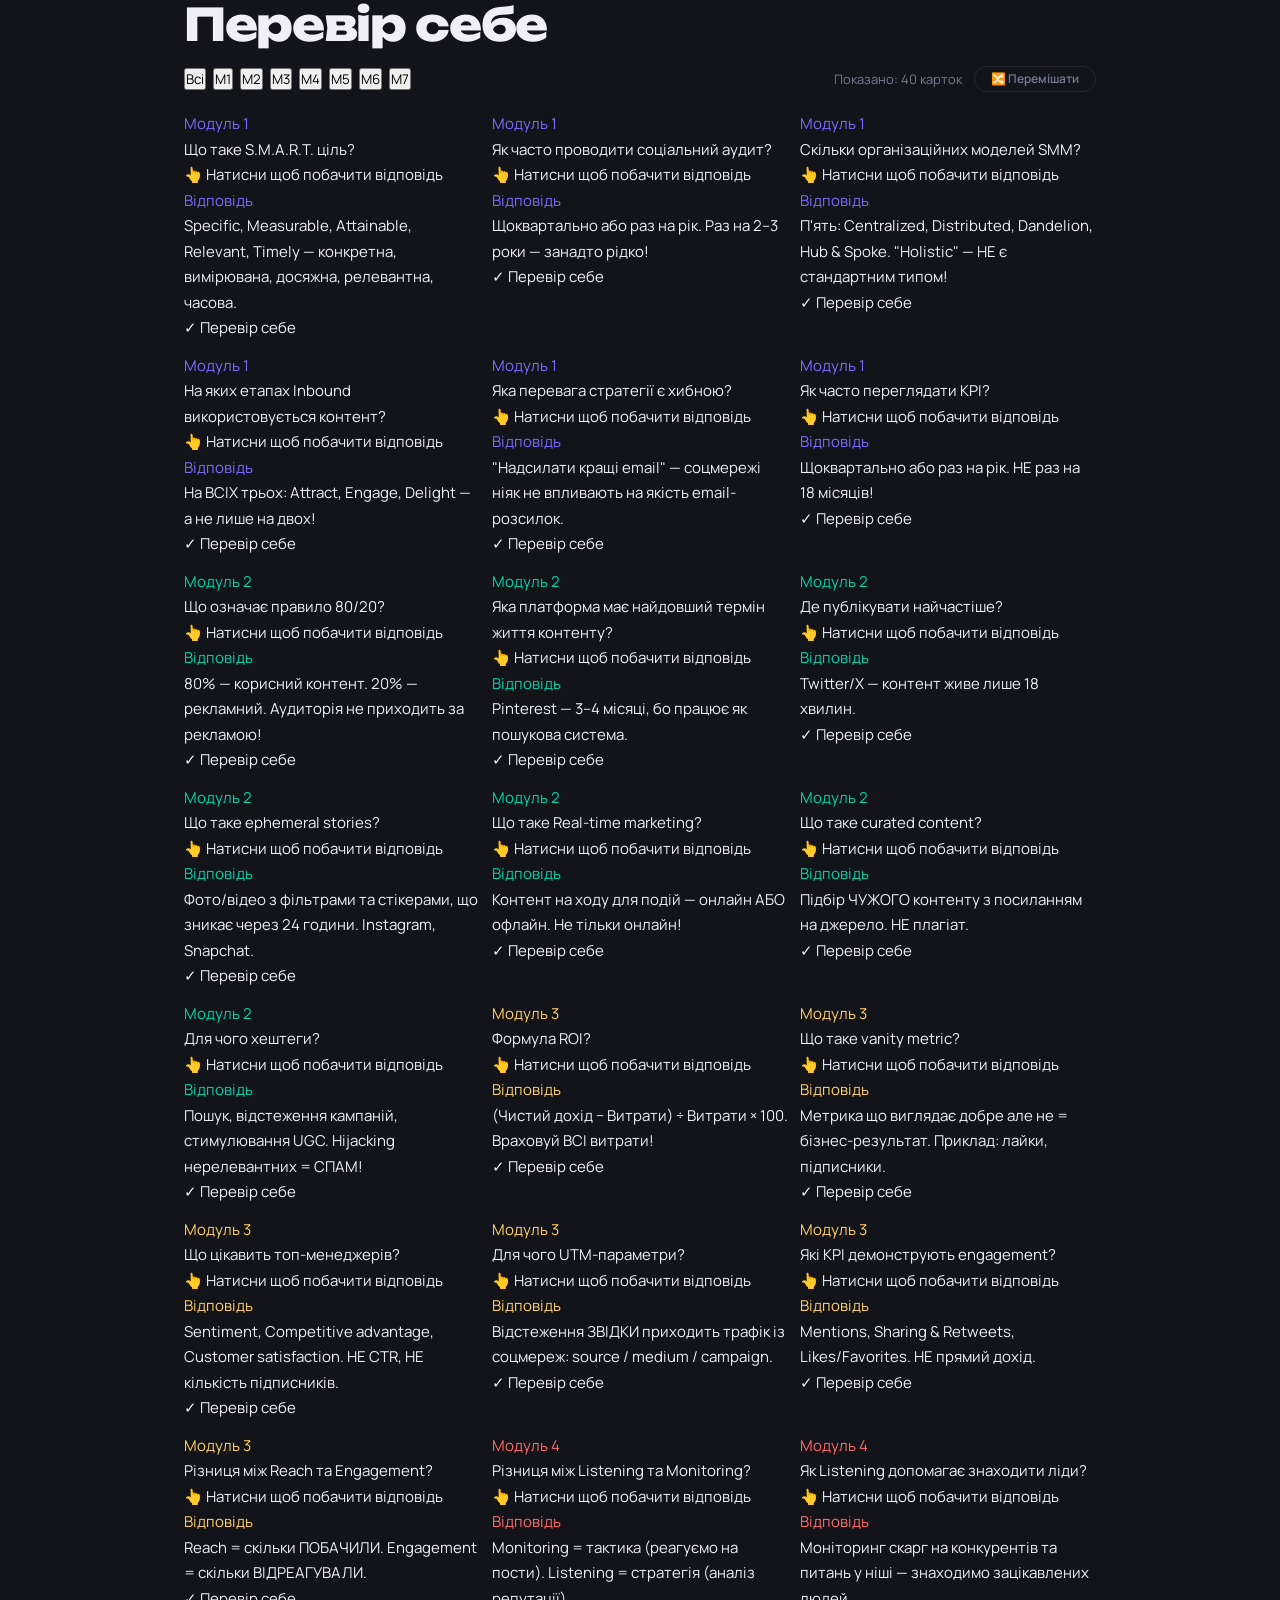
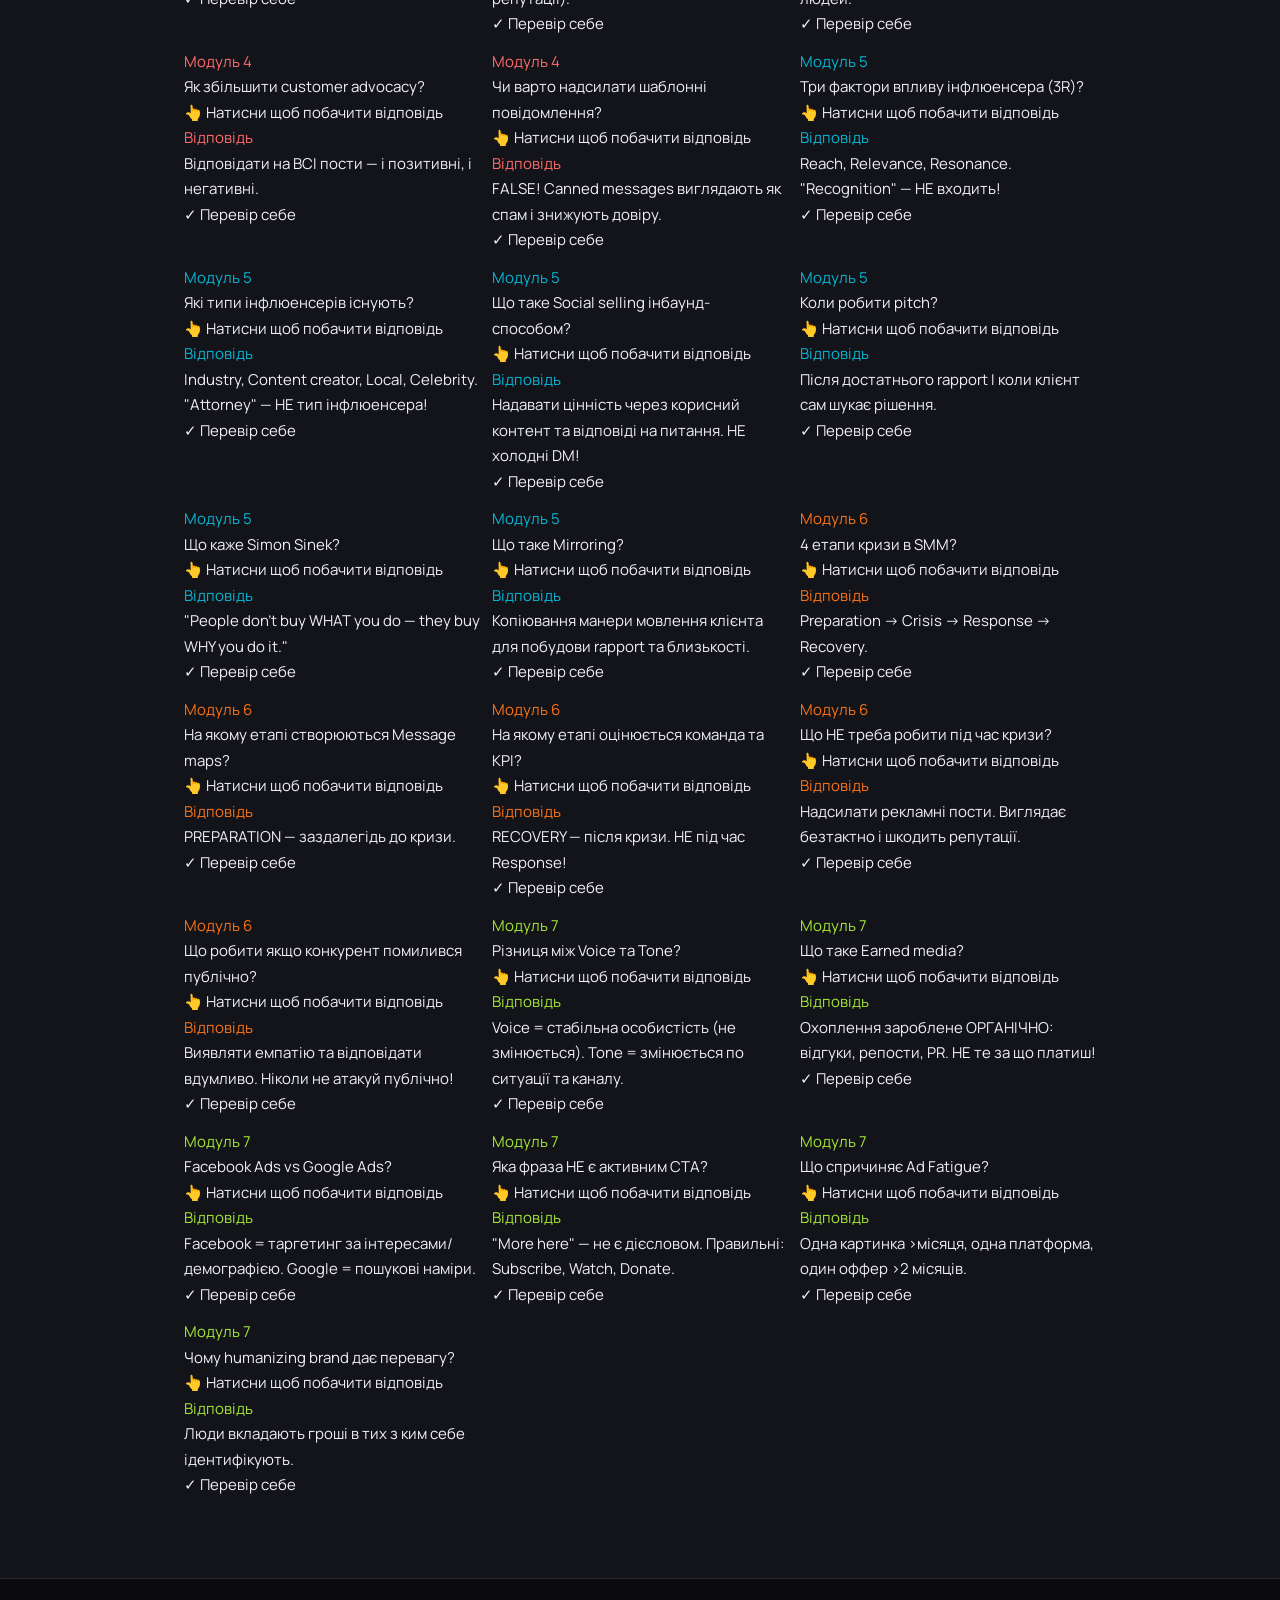
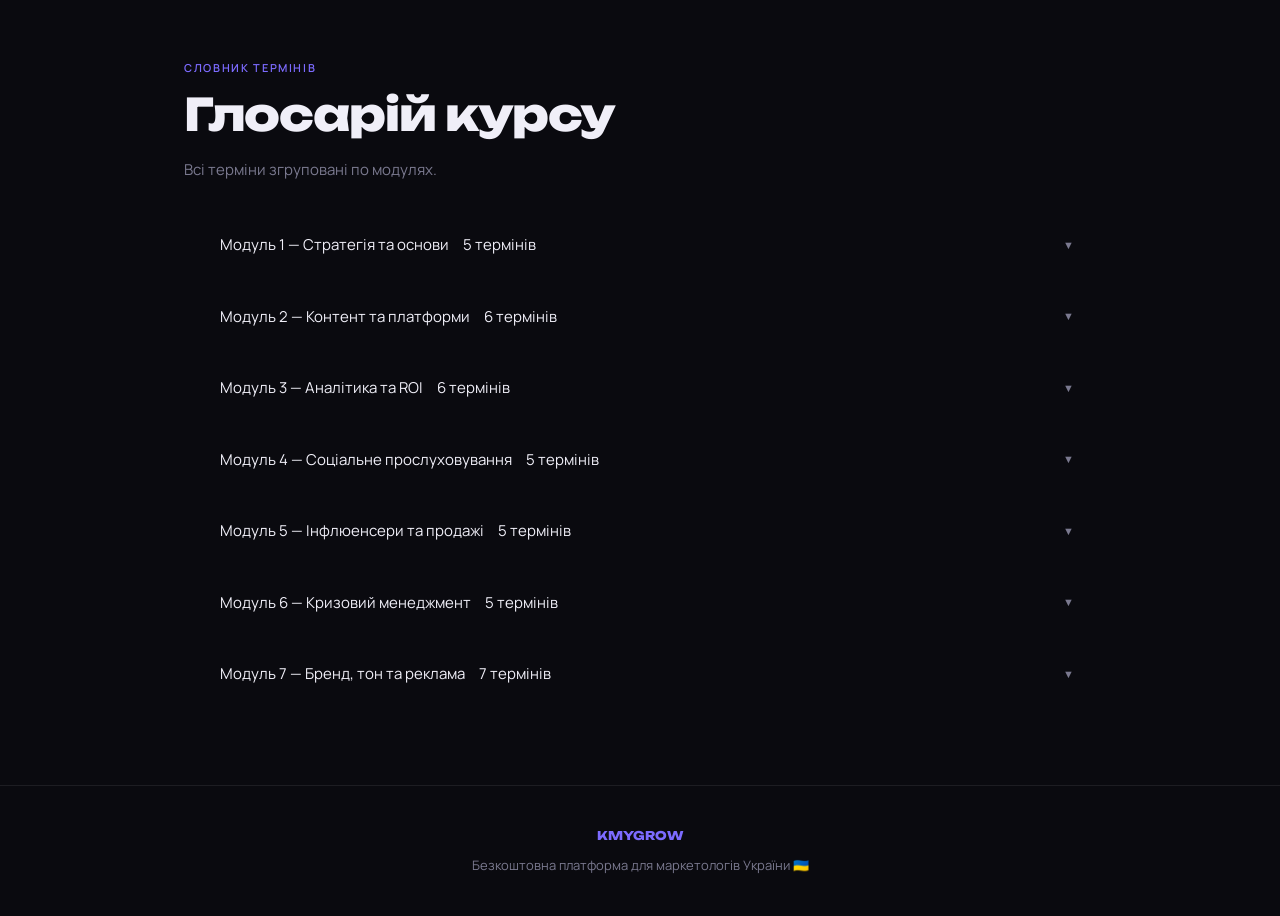
<file: pages/smm-course.html>
<!DOCTYPE html>
<html lang="uk">
<head>
<meta charset="UTF-8">
<meta name="viewport" content="width=device-width, initial-scale=1.0">
<title>Digital Marketing — SMM Курс | KMY GROW</title>
<link rel="stylesheet" href="../css/main.css">
<link rel="stylesheet" href="../css/smm-course.css">
</head>
<body>

<nav class="nav">
  <a href="../index.html" class="nav-logo">KMY<span>GROW</span></a>
  <a href="../index.html#tracks">← Всі треки</a>
  <a href="#modules">Модулі</a>
  <a href="#flashcards" class="nav-highlight">🃏 Флеш-картки</a>
  <a href="#glossary">📖 Словник</a>
</nav>

<!-- PAGE HERO -->
<div class="page-hero">
<div class="container">
  <div class="page-hero-tag">Digital Marketing · HubSpot Certification</div>
  <h1>SMM курс від <em>А до Я</em></h1>
  <p class="desc" style="max-width:560px">7 модулів, реальні схеми та формули. Підготовка до сертифікації HubSpot Social Media Marketing.</p>
  <div class="page-hero-meta">
    <div class="meta-item">📚 <strong>7</strong> модулів</div>
    <div class="meta-item">⏱️ <strong>12</strong> тижнів</div>
    <div class="meta-item">🃏 <strong>40</strong> флеш-карток</div>
    <div class="meta-item">📖 <strong>52</strong> терміни</div>
    <div class="meta-item">✅ <strong>100%</strong> безкоштовно</div>
  </div>
</div>
</div>

<!-- МОДУЛІ -->
<section id="modules">
<div class="container">
  <span class="label">Програма курсу</span>
  <h2 class="title">7 модулів навчання</h2>
  <p class="desc">Натисни на модуль щоб розкрити теми, схеми та формули.</p>

  <div class="roadmap">

    <!-- МОДУЛЬ 1 -->
    <div class="roadmap-item module-item anim">
      <div class="roadmap-dot" style="color:var(--m1);box-shadow:0 0 10px rgba(124,107,255,0.5)"></div>
      <div class="accordion">
        <div class="accordion-header">
          <span class="module-num-badge">01</span>
          <div style="flex:1">
            <div class="module-title-text" style="color:var(--m1)">Стратегія та основи</div>
            <div class="module-subtitle">S.M.A.R.T. · Buyer Persona · Аудит · Inbound · 5 моделей</div>
          </div>
          <span class="module-weeks">Тижні 1–2</span>
          <span class="accordion-chevron">▼</span>
        </div>
        <div class="accordion-body">
          <div class="module-body-inner">
            <div class="topics">
              <span class="tag">S.M.A.R.T. цілі</span><span class="tag">Buyer Persona</span><span class="tag">Соціальний аудит</span><span class="tag">Inbound методологія</span><span class="tag">5 моделей SMM</span><span class="tag">Social Media Policy</span>
            </div>
            <div class="schema" style="border-color:var(--m1)">
              <div class="schema-title" style="color:var(--m1)">Схема: S.M.A.R.T. ціль</div>
              <div class="formula-block">
                <span class="formula">S — Specific: "Зростання підписників в Instagram"</span>
                <span class="formula">M — Measurable: "на 15%"</span>
                <span class="formula">A — Attainable: "через щоденний контент"</span>
                <span class="formula">R — Relevant: "збільшує ліди для бізнесу"</span>
                <span class="formula">T — Timely: "за 3 місяці"</span>
              </div>
            </div>
            <div class="schema" style="border-color:var(--m1)">
              <div class="schema-title" style="color:var(--m1)">Inbound методологія</div>
              <div class="grid-mini">
                <div class="card-inner"><div style="font-size:12px;font-weight:600;color:var(--m1);margin-bottom:4px">Attract</div><div style="font-size:11px;color:var(--muted)">Публікації для нової аудиторії</div></div>
                <div class="card-inner"><div style="font-size:12px;font-weight:600;color:var(--green);margin-bottom:4px">Engage</div><div style="font-size:11px;color:var(--muted)">Взаємодія з лідами</div></div>
                <div class="card-inner"><div style="font-size:12px;font-weight:600;color:var(--yellow);margin-bottom:4px">Delight</div><div style="font-size:11px;color:var(--muted)">Підтримка клієнтів</div></div>
              </div>
              <p style="font-size:12px;color:var(--red);margin-top:10px">⚡ Контент задіяний на ВСІХ трьох етапах — не лише на двох!</p>
            </div>
            <div class="tip"><div class="tip-icon">⚡</div><div class="tip-text">5 моделей: Centralized, Distributed, Dandelion, Hub &amp; Spoke. <strong>"Holistic" — НЕ є стандартним типом!</strong></div></div>
          </div>
        </div>
      </div>
    </div>

    <!-- МОДУЛЬ 2 -->
    <div class="roadmap-item module-item anim">
      <div class="roadmap-dot" style="color:var(--m2);box-shadow:0 0 10px rgba(0,212,170,0.5)"></div>
      <div class="accordion">
        <div class="accordion-header">
          <span class="module-num-badge">02</span>
          <div style="flex:1">
            <div class="module-title-text" style="color:var(--m2)">Контент та платформи</div>
            <div class="module-subtitle">80/20 · Stories · UGC · Хештеги · Real-time</div>
          </div>
          <span class="module-weeks">Тижні 3–4</span>
          <span class="accordion-chevron">▼</span>
        </div>
        <div class="accordion-body">
          <div class="module-body-inner">
            <div class="topics">
              <span class="tag">Правило 80/20</span><span class="tag">Curated content</span><span class="tag">Ephemeral Stories</span><span class="tag">Real-time marketing</span><span class="tag">UGC</span><span class="tag">Хештеги</span>
            </div>
            <div class="schema" style="border-color:var(--m2)">
              <div class="schema-title" style="color:var(--m2)">Правило 80/20</div>
              <div style="display:flex;gap:10px;margin-top:6px">
                <div style="flex:4;background:rgba(0,212,170,0.1);border:1px solid rgba(0,212,170,0.2);border-radius:8px;padding:12px;text-align:center">
                  <div style="font-family:var(--font-display);font-size:1.8rem;font-weight:800;color:var(--m2)">80%</div>
                  <div style="font-size:11px;color:var(--muted);margin-top:4px">Корисний, освітній, розважальний</div>
                </div>
                <div style="flex:1;background:rgba(255,107,107,0.1);border:1px solid rgba(255,107,107,0.2);border-radius:8px;padding:12px;text-align:center">
                  <div style="font-family:var(--font-display);font-size:1.8rem;font-weight:800;color:var(--red)">20%</div>
                  <div style="font-size:11px;color:var(--muted);margin-top:4px">Реклама та промо</div>
                </div>
              </div>
            </div>
            <div class="schema" style="border-color:var(--m2)">
              <div class="schema-title" style="color:var(--m2)">Термін життя контенту</div>
              <div class="bar-chart" style="margin-top:8px">
                <div class="bar-row"><div class="bar-label">Twitter/X</div><div class="bar-track"><div class="bar-fill" style="width:5%;background:var(--red)"></div></div><div class="bar-value">18 хвилин</div></div>
                <div class="bar-row"><div class="bar-label">Facebook</div><div class="bar-track"><div class="bar-fill" style="width:15%;background:var(--yellow)"></div></div><div class="bar-value">5 годин</div></div>
                <div class="bar-row"><div class="bar-label">Instagram</div><div class="bar-track"><div class="bar-fill" style="width:30%;background:var(--m1)"></div></div><div class="bar-value">21 година</div></div>
                <div class="bar-row"><div class="bar-label">LinkedIn</div><div class="bar-track"><div class="bar-fill" style="width:38%;background:var(--blue)"></div></div><div class="bar-value">24 години</div></div>
                <div class="bar-row"><div class="bar-label">Pinterest ✓</div><div class="bar-track"><div class="bar-fill" style="width:100%;background:var(--m2)"></div></div><div class="bar-value">3–4 місяці</div></div>
              </div>
            </div>
          </div>
        </div>
      </div>
    </div>

    <!-- МОДУЛЬ 3 -->
    <div class="roadmap-item module-item anim">
      <div class="roadmap-dot" style="color:var(--m3);box-shadow:0 0 10px rgba(255,209,102,0.5)"></div>
      <div class="accordion">
        <div class="accordion-header">
          <span class="module-num-badge">03</span>
          <div style="flex:1">
            <div class="module-title-text" style="color:var(--m3)">Аналітика та ROI</div>
            <div class="module-subtitle">KPI · UTM · Формула ROI · Vanity metrics · Engagement</div>
          </div>
          <span class="module-weeks">Тижні 5–6</span>
          <span class="accordion-chevron">▼</span>
        </div>
        <div class="accordion-body">
          <div class="module-body-inner">
            <div class="topics">
              <span class="tag">ROI формула</span><span class="tag">Vanity metrics</span><span class="tag">KPI для CEO</span><span class="tag">UTM-параметри</span><span class="tag">Engagement Rate</span><span class="tag">Reach vs Engagement</span>
            </div>
            <div class="schema" style="border-color:var(--m3)">
              <div class="schema-title" style="color:var(--m3)">Ключові формули</div>
              <div class="formula-block">
                <span class="formula">Reach = унікальні люди що ПОБАЧИЛИ</span>
                <span class="formula">Engagement = лайки + коменти + репости + кліки</span>
                <span class="formula">ER% = Engagement ÷ Reach × 100</span>
                <span class="formula" style="color:var(--m3)">ROI = (Дохід − Витрати) ÷ Витрати × 100</span>
              </div>
            </div>
            <div class="schema" style="border-color:var(--m3)">
              <div class="schema-title" style="color:var(--m3)">Витрати для підрахунку ROI (всі!)</div>
              <div class="tip"><div class="tip-icon">⏰</div><div class="tip-text">Робочі години команди</div></div>
              <div class="tip"><div class="tip-icon">🏢</div><div class="tip-text">Агентство або фрілансери</div></div>
              <div class="tip"><div class="tip-icon">💻</div><div class="tip-text">Програмне забезпечення (Hootsuite, Canva...)</div></div>
              <div class="tip"><div class="tip-icon">🎨</div><div class="tip-text">Розробка контенту (фото, відео, дизайн)</div></div>
            </div>
            <div class="tip"><div class="tip-icon">⚡</div><div class="tip-text">Топ-менеджерів цікавить: <strong>Sentiment, Competitive advantage, Customer satisfaction.</strong> НЕ CTR і НЕ кількість підписників!</div></div>
          </div>
        </div>
      </div>
    </div>

    <!-- МОДУЛЬ 4 -->
    <div class="roadmap-item module-item anim">
      <div class="roadmap-dot" style="color:var(--m4);box-shadow:0 0 10px rgba(255,107,107,0.5)"></div>
      <div class="accordion">
        <div class="accordion-header">
          <span class="module-num-badge">04</span>
          <div style="flex:1">
            <div class="module-title-text" style="color:var(--m4)">Соціальне прослуховування</div>
            <div class="module-subtitle">Listening vs Monitoring · Ліди · Customer advocacy</div>
          </div>
          <span class="module-weeks">Тиждень 7</span>
          <span class="accordion-chevron">▼</span>
        </div>
        <div class="accordion-body">
          <div class="module-body-inner">
            <div class="topics">
              <span class="tag">Listening vs Monitoring</span><span class="tag">Пошук лідів</span><span class="tag">Customer advocacy</span><span class="tag">Sales + Product insights</span>
            </div>
            <div class="schema" style="border-color:var(--m4)">
              <div class="schema-title" style="color:var(--m4)">Listening vs Monitoring</div>
              <div class="compare-row">
                <div class="compare-block">
                  <div class="compare-block-title" style="color:var(--m1)">Monitoring (Тактика)</div>
                  <ul><li>Реагування на конкретні пости</li><li>Відповіді на коментарі</li><li>Централізація розмов</li></ul>
                </div>
                <div class="compare-block">
                  <div class="compare-block-title" style="color:var(--m4)">Listening (Стратегія)</div>
                  <ul><li>Аналіз репутації бренду</li><li>Тренди ніші та галузі</li><li>Висновки для стратегії</li></ul>
                </div>
              </div>
            </div>
            <div class="tip"><div class="tip-icon">⚡</div><div class="tip-text">Відповідати на <strong>ВСІ</strong> пости (позитивні і негативні) = customer advocacy. Не лише на негативні!</div></div>
          </div>
        </div>
      </div>
    </div>

    <!-- МОДУЛЬ 5 -->
    <div class="roadmap-item module-item anim">
      <div class="roadmap-dot" style="color:var(--m5);box-shadow:0 0 10px rgba(6,182,212,0.5)"></div>
      <div class="accordion">
        <div class="accordion-header">
          <span class="module-num-badge">05</span>
          <div style="flex:1">
            <div class="module-title-text" style="color:var(--m5)">Інфлюенсери та соціальні продажі</div>
            <div class="module-subtitle">3R · Sinek · Mirroring · Social selling · Pitch</div>
          </div>
          <span class="module-weeks">Тижні 8–9</span>
          <span class="accordion-chevron">▼</span>
        </div>
        <div class="accordion-body">
          <div class="module-body-inner">
            <div class="topics">
              <span class="tag">3R фреймворк</span><span class="tag">Типи інфлюенсерів</span><span class="tag">Social selling</span><span class="tag">Simon Sinek</span><span class="tag">Mirroring</span><span class="tag">Rapport</span>
            </div>
            <div class="schema" style="border-color:var(--m5)">
              <div class="schema-title" style="color:var(--m5)">3R інфлюенсера</div>
              <div class="formula-block">
                <span class="formula">Reach — скільки людей бачить контент</span>
                <span class="formula">Relevance — наскільки відповідає ніші</span>
                <span class="formula">Resonance — сила реакції аудиторії</span>
              </div>
              <p style="font-size:12px;color:var(--red);margin-top:8px">⚡ "Recognition" — НЕ входить до 3R! Це пастка на тесті.</p>
            </div>
            <div class="compare-row" style="margin-top:12px">
              <div class="compare-block">
                <div class="compare-block-title" style="color:var(--red)">✗ Outbound (погано)</div>
                <ul><li>Холодні DM з пропозицією</li><li>Шаблонні повідомлення</li><li>Реклама без rapport</li></ul>
              </div>
              <div class="compare-block">
                <div class="compare-block-title" style="color:var(--green)">✓ Inbound (правильно)</div>
                <ul><li>Корисний контент та відповіді</li><li>Побудова стосунків</li><li>Pitch після rapport</li></ul>
              </div>
            </div>
          </div>
        </div>
      </div>
    </div>

    <!-- МОДУЛЬ 6 -->
    <div class="roadmap-item module-item anim">
      <div class="roadmap-dot" style="color:var(--m6);box-shadow:0 0 10px rgba(249,115,22,0.5)"></div>
      <div class="accordion">
        <div class="accordion-header">
          <span class="module-num-badge">06</span>
          <div style="flex:1">
            <div class="module-title-text" style="color:var(--m6)">Кризовий менеджмент</div>
            <div class="module-subtitle">4 етапи · Message maps · Response · Recovery</div>
          </div>
          <span class="module-weeks">Тиждень 10</span>
          <span class="accordion-chevron">▼</span>
        </div>
        <div class="accordion-body">
          <div class="module-body-inner">
            <div class="topics">
              <span class="tag">4 етапи кризи</span><span class="tag">Message maps</span><span class="tag">Listening protocols</span><span class="tag">Дії під час кризи</span><span class="tag">Recovery</span>
            </div>
            <div class="schema" style="border-color:var(--m6)">
              <div class="schema-title" style="color:var(--m6)">4 етапи кризового менеджменту</div>
              <div class="crisis-stages">
                <div class="crisis-stage" style="border-color:rgba(124,107,255,0.3)">
                  <div class="crisis-stage-name" style="color:var(--m1)">Preparation</div>
                  <div class="crisis-stage-items">Message maps<br>Listening протоколи<br>Кризовий план</div>
                </div>
                <div class="crisis-stage" style="border-color:rgba(255,107,107,0.3)">
                  <div class="crisis-stage-name" style="color:var(--red)">Crisis</div>
                  <div class="crisis-stage-items">Виявлення<br>Оцінка ситуації</div>
                </div>
                <div class="crisis-stage" style="border-color:rgba(249,115,22,0.3)">
                  <div class="crisis-stage-name" style="color:var(--m6)">Response</div>
                  <div class="crisis-stage-items">Активна<br>комунікація<br>Вирішення</div>
                </div>
                <div class="crisis-stage" style="border-color:rgba(0,212,170,0.3)">
                  <div class="crisis-stage-name" style="color:var(--green)">Recovery</div>
                  <div class="crisis-stage-items">Аналіз KPI<br>Оцінка команди<br>Висновки</div>
                </div>
              </div>
              <p style="font-size:12px;color:var(--red)">⚡ Message maps — PREPARATION. Оцінка команди — RECOVERY!</p>
            </div>
          </div>
        </div>
      </div>
    </div>

    <!-- МОДУЛЬ 7 -->
    <div class="roadmap-item module-item anim">
      <div class="roadmap-dot" style="color:var(--m7);box-shadow:0 0 10px rgba(163,230,53,0.5)"></div>
      <div class="accordion">
        <div class="accordion-header">
          <span class="module-num-badge">07</span>
          <div style="flex:1">
            <div class="module-title-text" style="color:var(--m7)">Бренд, тон та реклама</div>
            <div class="module-subtitle">Voice vs Tone · CTA · Ad Fatigue · Paid/Owned/Earned</div>
          </div>
          <span class="module-weeks">Тижні 11–12</span>
          <span class="accordion-chevron">▼</span>
        </div>
        <div class="accordion-body">
          <div class="module-body-inner">
            <div class="topics">
              <span class="tag">Voice vs Tone</span><span class="tag">Humanizing brand</span><span class="tag">CTA мова</span><span class="tag">Ad Fatigue</span><span class="tag">Earned/Paid/Owned</span><span class="tag">Facebook vs Google Ads</span>
            </div>
            <div class="compare-row">
              <div class="compare-block">
                <div class="compare-block-title" style="color:var(--m7)">Voice (Голос)</div>
                <ul><li>Стабільна особистість бренду</li><li>НЕ змінюється</li><li>Хто ви є</li></ul>
              </div>
              <div class="compare-block">
                <div class="compare-block-title" style="color:var(--yellow)">Tone (Тон)</div>
                <ul><li>Настрій конкретного контенту</li><li>ЗМІНЮЄТЬСЯ по ситуації</li><li>Як ви це говорите</li></ul>
              </div>
            </div>
            <div class="schema" style="border-color:var(--m7)">
              <div class="schema-title" style="color:var(--m7)">3 типи медіа</div>
              <div class="grid-mini">
                <div class="card-inner" style="border-color:rgba(255,107,107,0.3)"><div style="font-size:12px;font-weight:600;color:var(--red);margin-bottom:4px">PAID</div><div style="font-size:11px;color:var(--muted)">Реклама, промоції — платиш</div></div>
                <div class="card-inner" style="border-color:rgba(124,107,255,0.3)"><div style="font-size:12px;font-weight:600;color:var(--m1);margin-bottom:4px">OWNED</div><div style="font-size:11px;color:var(--muted)">Сайт, соцмережі — твої</div></div>
                <div class="card-inner" style="border-color:rgba(163,230,53,0.3)"><div style="font-size:12px;font-weight:600;color:var(--m7);margin-bottom:4px">EARNED</div><div style="font-size:11px;color:var(--muted)">Відгуки, репости — органічно</div></div>
              </div>
            </div>
          </div>
        </div>
      </div>
    </div>

  </div><!-- /roadmap -->
</div>
</section>

<!-- ФЛЕШ-КАРТКИ -->
<div class="section-dark" id="flashcards">
<div class="container">
  <span class="label">Флеш-картки</span>
  <h2 class="title">Перевір себе</h2>
  <div class="fc-controls">
    <div class="fc-tabs">
      <button class="fc-tab active" onclick="filterCards('all', this)">Всі</button>
      <button class="fc-tab" onclick="filterCards('1', this)">М1</button>
      <button class="fc-tab" onclick="filterCards('2', this)">М2</button>
      <button class="fc-tab" onclick="filterCards('3', this)">М3</button>
      <button class="fc-tab" onclick="filterCards('4', this)">М4</button>
      <button class="fc-tab" onclick="filterCards('5', this)">М5</button>
      <button class="fc-tab" onclick="filterCards('6', this)">М6</button>
      <button class="fc-tab" onclick="filterCards('7', this)">М7</button>
    </div>
    <div style="display:flex;align-items:center;gap:12px">
      <span class="fc-count" id="fc-count">Показано: 40 карток</span>
      <button class="btn btn-ghost" onclick="shuffleCards()">🔀 Перемішати</button>
    </div>
  </div>
  <div class="fc-grid" id="fc-grid"></div>
</div>
</div>

<!-- СЛОВНИК -->
<section id="glossary">
<div class="container">
  <span class="label">Словник термінів</span>
  <h2 class="title">Глосарій курсу</h2>
  <p class="desc">Всі терміни згруповані по модулях.</p>
  <div class="glossary-list" id="glossary-list"></div>
</div>
</section>

<footer>
  <a href="../index.html" class="footer-logo">KMYGROW</a>
  <p>Безкоштовна платформа для маркетологів України 🇺🇦</p>
</footer>

<script src="../js/main.js"></script>
<script src="../js/smm-course.js"></script>
</body>
</html>
</file>
<file: css/main.css>
/* ================================================
   KMY GROW — ГОЛОВНІ СТИЛІ
   Використовуються на ВСІХ сторінках
   ================================================ */

/* ІМПОРТ ШРИФТІВ */
@import url('https://fonts.googleapis.com/css2?family=Unbounded:wght@400;600;800&family=Manrope:wght@400;500;600;700&display=swap');

/* ================================================
   CSS ЗМІННІ
   ================================================ */
:root {
  /* Фони */
  --bg:       #0a0a0f;
  --surface:  #13131a;
  --surface2: #1c1c26;
  --border:   rgba(255,255,255,0.08);

  /* Текст */
  --text:     #f0eff8;
  --muted:    #7a798f;

  /* Акцентні кольори */
  --accent:   #7c6bff;
  --green:    #00d4aa;
  --red:      #ff6b6b;
  --yellow:   #ffd166;
  --blue:     #06b6d4;
  --orange:   #f97316;
  --lime:     #a3e635;

  /* Кольори треків */
  --track-foundation: #7c6bff;
  --track-digital:    #00d4aa;
  --track-trade:      #ffd166;
  --track-product:    #f97316;
  --track-brand:      #ff6b6b;

  /* Кольори модулів SMM */
  --m1: #7c6bff;
  --m2: #00d4aa;
  --m3: #ffd166;
  --m4: #ff6b6b;
  --m5: #06b6d4;
  --m6: #f97316;
  --m7: #a3e635;

  /* Шрифти */
  --font-display: 'Unbounded', sans-serif;
  --font-body:    'Manrope', sans-serif;

  /* Радіуси */
  --r-sm:   8px;
  --r-md:   12px;
  --r-lg:   16px;
  --r-xl:   20px;
  --r-pill: 100px;

  /* Відступи */
  --section-padding: 5rem 0;
  --container-max:   960px;
  --container-pad:   1.5rem;

  /* Навігація */
  --nav-height: 56px;
}

/* ================================================
   RESET
   ================================================ */
*, *::before, *::after {
  box-sizing: border-box;
  margin: 0;
  padding: 0;
}

html {
  scroll-behavior: smooth;
  -webkit-text-size-adjust: 100%;
}

body {
  background:   var(--bg);
  color:        var(--text);
  font-family:  var(--font-body);
  font-size:    15px;
  line-height:  1.7;
  overflow-x:   hidden;
  min-height:   100vh;
}

img, video { max-width: 100%; display: block; }
a { color: inherit; }
button { font-family: var(--font-body); }

/* NOISE OVERLAY */
body::before {
  content: '';
  position: fixed;
  inset: 0;
  background-image: url("data:image/svg+xml,%3Csvg viewBox='0 0 256 256' xmlns='http://www.w3.org/2000/svg'%3E%3Cfilter id='noise'%3E%3CfeTurbulence type='fractalNoise' baseFrequency='0.9' numOctaves='4' stitchTiles='stitch'/%3E%3C/filter%3E%3Crect width='100%25' height='100%25' filter='url(%23noise)' opacity='0.04'/%3E%3C/svg%3E");
  pointer-events: none;
  z-index: 9999;
  opacity: 0.4;
}

/* ================================================
   НАВІГАЦІЯ
   ================================================ */
.nav {
  position: sticky;
  top: 0;
  z-index: 200;
  background: rgba(10,10,15,0.88);
  backdrop-filter: blur(20px);
  -webkit-backdrop-filter: blur(20px);
  border-bottom: 1px solid var(--border);
  height: var(--nav-height);
  padding: 0 2rem;
  display: flex;
  align-items: center;
  gap: 1.5rem;
  overflow-x: auto;
  scrollbar-width: none;
}
.nav::-webkit-scrollbar { display: none; }

.nav-logo {
  font-family: var(--font-display);
  font-size: 13px;
  font-weight: 800;
  color: var(--accent);
  text-decoration: none;
  white-space: nowrap;
  margin-right: auto;
  letter-spacing: -0.01em;
}
.nav-logo span { color: var(--green); }

.nav a {
  font-size: 12px;
  font-weight: 500;
  color: var(--muted);
  text-decoration: none;
  white-space: nowrap;
  transition: color 0.2s;
}
.nav a:hover  { color: var(--text); }
.nav a.active { color: var(--text); font-weight: 600; }

.nav-highlight { color: var(--green) !important; font-weight: 600 !important; }
.nav-cta {
  font-size: 12px !important;
  font-weight: 600 !important;
  padding: 6px 16px;
  border-radius: var(--r-pill);
  background: var(--accent);
  color: #fff !important;
  transition: opacity 0.2s !important;
}
.nav-cta:hover { opacity: 0.85; }

/* ================================================
   КОНТЕЙНЕР
   ================================================ */
.container {
  max-width: var(--container-max);
  margin: 0 auto;
  padding: 0 var(--container-pad);
}

section { padding: var(--section-padding); }

.section-dark {
  background: var(--surface);
  border-top: 1px solid var(--border);
  border-bottom: 1px solid var(--border);
  padding: var(--section-padding);
}

/* ================================================
   ТИПОГРАФІКА
   ================================================ */
.label {
  font-size: 11px;
  font-weight: 600;
  letter-spacing: 0.15em;
  text-transform: uppercase;
  color: var(--accent);
  margin-bottom: 0.75rem;
  display: block;
}

.title {
  font-family: var(--font-display);
  font-size: clamp(1.8rem, 4vw, 2.8rem);
  font-weight: 800;
  letter-spacing: -0.03em;
  line-height: 1.15;
  margin-bottom: 1rem;
}

.desc {
  font-size: 15px;
  color: var(--muted);
  line-height: 1.7;
  margin-bottom: 2rem;
}

/* ================================================
   КНОПКИ
   ================================================ */
.btn {
  display: inline-flex;
  align-items: center;
  gap: 8px;
  font-family: var(--font-body);
  font-size: 13px;
  font-weight: 600;
  padding: 10px 22px;
  border-radius: var(--r-pill);
  border: none;
  cursor: pointer;
  text-decoration: none;
  transition: all 0.2s;
  white-space: nowrap;
  line-height: 1;
}

.btn-primary {
  background: var(--accent);
  color: #fff;
}
.btn-primary:hover { opacity: 0.85; transform: translateY(-1px); color: #fff; }

.btn-secondary {
  background: var(--surface2);
  color: var(--muted);
  border: 1px solid var(--border);
}
.btn-secondary:hover { color: var(--text); border-color: rgba(255,255,255,0.2); }

.btn-ghost {
  background: transparent;
  color: var(--muted);
  border: 1px solid var(--border);
  font-size: 12px;
  padding: 6px 16px;
}
.btn-ghost:hover { color: var(--text); border-color: rgba(255,255,255,0.2); }

.btn-green  { background: var(--green);  color: #000; }
.btn-green:hover { opacity: 0.85; color: #000; }

/* ================================================
   КАРТКИ
   ================================================ */
.card {
  background: var(--surface);
  border: 1px solid var(--border);
  border-radius: var(--r-lg);
  transition: border-color 0.2s, transform 0.2s;
}
.card:hover {
  border-color: rgba(255,255,255,0.15);
  transform: translateY(-2px);
}

.card-inner {
  background: var(--surface2);
  border: 1px solid var(--border);
  border-radius: var(--r-md);
  padding: 14px 16px;
}

/* ================================================
   БЕЙДЖІ / ТЕГИ
   ================================================ */
.badge {
  display: inline-block;
  font-size: 10px;
  font-weight: 700;
  letter-spacing: 0.08em;
  text-transform: uppercase;
  padding: 3px 10px;
  border-radius: var(--r-pill);
}

.tag {
  display: inline-block;
  font-size: 12px;
  padding: 4px 12px;
  border-radius: var(--r-pill);
  border: 1px solid var(--border);
  color: var(--muted);
  background: var(--surface2);
  transition: all 0.2s;
  cursor: default;
}
.tag:hover { color: var(--text); border-color: rgba(255,255,255,0.2); }

/* ================================================
   ROADMAP / TIMELINE
   ================================================ */
.roadmap {
  position: relative;
  padding: 1rem 0;
}
.roadmap::before {
  content: '';
  position: absolute;
  left: 28px;
  top: 0; bottom: 0;
  width: 1px;
  background: linear-gradient(
    to bottom,
    transparent,
    var(--border) 10%,
    var(--border) 90%,
    transparent
  );
}
.roadmap-item {
  position: relative;
  padding-left: 72px;
  margin-bottom: 1.5rem;
}
.roadmap-dot {
  position: absolute;
  left: 20px;
  top: 22px;
  width: 18px; height: 18px;
  border-radius: 50%;
  border: 2px solid currentColor;
  background: var(--bg);
  z-index: 1;
}

/* ================================================
   АКОРДЕОН
   ================================================ */
.accordion {
  background: var(--surface);
  border: 1px solid var(--border);
  border-radius: var(--r-lg);
  overflow: hidden;
  transition: border-color 0.2s, transform 0.2s;
}
.accordion:hover { border-color: rgba(255,255,255,0.13); }

.accordion-header {
  padding: 18px 22px;
  display: flex;
  align-items: center;
  gap: 14px;
  cursor: pointer;
  user-select: none;
  transition: background 0.2s;
}
.accordion-header:hover { background: rgba(255,255,255,0.02); }

.accordion-chevron {
  font-size: 11px;
  color: var(--muted);
  transition: transform 0.3s;
  margin-left: auto;
  flex-shrink: 0;
}
.accordion-chevron.open { transform: rotate(180deg); }

.accordion-body {
  display: none;
  padding: 0 22px 22px;
  border-top: 1px solid var(--border);
}
.accordion-body.open { display: block; }

/* ================================================
   GRID СІТКИ
   ================================================ */
.grid-2 { display: grid; grid-template-columns: 1fr 1fr; gap: 14px; }
.grid-3 { display: grid; grid-template-columns: repeat(3,1fr); gap: 14px; }
.grid-auto { display: grid; grid-template-columns: repeat(auto-fill, minmax(220px,1fr)); gap: 14px; }
.grid-mini { display: grid; grid-template-columns: repeat(auto-fill, minmax(160px,1fr)); gap: 10px; }

/* ================================================
   СХЕМА-БОКСІ (формули, теорія)
   ================================================ */
.schema {
  background: var(--surface2);
  border-radius: var(--r-md);
  padding: 16px 20px;
  margin-bottom: 14px;
  border-left: 3px solid var(--accent);
}
.schema-title {
  font-size: 10px;
  font-weight: 700;
  letter-spacing: 0.15em;
  text-transform: uppercase;
  margin-bottom: 10px;
}
.formula {
  font-family: 'Courier New', monospace;
  font-size: 13px;
  background: rgba(0,0,0,0.3);
  color: var(--green);
  padding: 6px 12px;
  border-radius: 6px;
  margin: 4px 0;
  display: inline-block;
}

/* ================================================
   ПІДКАЗКИ
   ================================================ */
.tip {
  display: flex;
  gap: 12px;
  align-items: flex-start;
  padding: 11px 14px;
  background: rgba(0,0,0,0.2);
  border-radius: var(--r-sm);
  border: 1px solid var(--border);
  margin-bottom: 8px;
}
.tip-icon { font-size: 14px; flex-shrink: 0; margin-top: 2px; }
.tip-text { font-size: 13px; color: var(--muted); line-height: 1.6; }
.tip-text strong { color: var(--text); font-weight: 600; }

/* ================================================
   ПРОГРЕС БАР
   ================================================ */
.progress {
  height: 3px;
  background: var(--border);
  border-radius: 2px;
  overflow: hidden;
}
.progress-fill {
  height: 100%;
  border-radius: 2px;
  transition: width 0.5s ease;
}

/* ================================================
   DIVIDER
   ================================================ */
.divider { height: 1px; background: var(--border); margin: 1.5rem 0; }

/* ================================================
   FOOTER
   ================================================ */
footer {
  border-top: 1px solid var(--border);
  padding: 2.5rem;
  text-align: center;
  color: var(--muted);
  font-size: 13px;
}
.footer-logo {
  font-family: var(--font-display);
  font-size: 12px;
  font-weight: 800;
  color: var(--accent);
  display: block;
  margin-bottom: 8px;
  text-decoration: none;
}

/* ================================================
   АНІМАЦІЇ
   ================================================ */
@keyframes fadeUp {
  from { opacity: 0; transform: translateY(24px); }
  to   { opacity: 1; transform: translateY(0); }
}
@keyframes pulse {
  0%,100% { opacity: 1; transform: scale(1); }
  50%      { opacity: 0.6; transform: scale(1.1); }
}
@keyframes bounce {
  0%,100% { transform: translateX(-50%) translateY(0); }
  50%      { transform: translateX(-50%) translateY(-8px); }
}

.fade-up   { animation: fadeUp 0.6s ease both; }
.fade-up-1 { animation: fadeUp 0.6s ease 0.1s both; }
.fade-up-2 { animation: fadeUp 0.6s ease 0.2s both; }
.fade-up-3 { animation: fadeUp 0.6s ease 0.3s both; }
.fade-up-4 { animation: fadeUp 0.6s ease 0.4s both; }

/* Scroll анімація */
.anim {
  opacity: 0;
  transform: translateY(20px);
  transition: opacity 0.5s ease, transform 0.5s ease;
}
.anim.visible { opacity: 1; transform: translateY(0); }

/* Glow елементи */
.glow {
  position: absolute;
  border-radius: 50%;
  pointer-events: none;
}

/* ================================================
   АДАПТИВНІСТЬ
   ================================================ */
@media (max-width: 768px) {
  :root { --section-padding: 3rem 0; }
  .grid-2, .grid-3 { grid-template-columns: 1fr; }
  .grid-mini { grid-template-columns: 1fr 1fr; }
  .nav { padding: 0 1rem; gap: 1rem; }
  .nav a:not(.nav-logo):not(.nav-cta) { display: none; }
}
@media (max-width: 480px) {
  .grid-mini { grid-template-columns: 1fr; }
  .title { font-size: 1.8rem; }
}
</file>
<file: css/index.css>
/* ================================================
   INDEX.CSS — Стилі тільки для головної сторінки
   ================================================ */

/* --- HERO --- */
.hero {
  min-height: 100vh;
  display: flex;
  flex-direction: column;
  align-items: center;
  justify-content: center;
  text-align: center;
  padding: 6rem 2rem 4rem;
  position: relative;
  overflow: hidden;
}

.hero-tag {
  font-size: 11px;
  font-weight: 600;
  letter-spacing: 0.2em;
  text-transform: uppercase;
  color: var(--green);
  border: 1px solid rgba(0,212,170,0.3);
  padding: 6px 18px;
  border-radius: var(--r-pill);
  margin-bottom: 2rem;
  display: inline-block;
}

.hero h1 {
  font-family: var(--font-display);
  font-size: clamp(2.2rem, 6vw, 4.5rem);
  font-weight: 800;
  line-height: 1.1;
  letter-spacing: -0.03em;
  margin-bottom: 1.5rem;
}
.hero h1 em { font-style: normal; color: var(--accent); }

.hero-stats {
  display: flex;
  gap: 3rem;
  justify-content: center;
  flex-wrap: wrap;
  margin-bottom: 2.5rem;
}
.stat-num {
  font-family: var(--font-display);
  font-size: 2rem;
  font-weight: 800;
  display: block;
  line-height: 1;
}
.stat-label { font-size: 12px; color: var(--muted); margin-top: 4px; display: block; }

.hero-btns { display: flex; gap: 12px; justify-content: center; flex-wrap: wrap; }

.scroll-hint {
  position: absolute;
  bottom: 2rem;
  left: 50%;
  transform: translateX(-50%);
  color: var(--muted);
  font-size: 11px;
  display: flex;
  flex-direction: column;
  align-items: center;
  gap: 8px;
  animation: bounce 2s ease-in-out infinite;
}
.scroll-hint::after {
  content: '';
  width: 1px; height: 40px;
  background: linear-gradient(to bottom, var(--muted), transparent);
}

/* --- КВІЗ --- */
.quiz-wrap {
  background: var(--surface);
  border: 1px solid var(--border);
  border-radius: var(--r-xl);
  padding: 2rem;
  max-width: 640px;
  margin: 0 auto;
}

.quiz-progress {
  display: flex;
  gap: 6px;
  margin-bottom: 1.5rem;
}
.quiz-dot {
  height: 3px;
  flex: 1;
  border-radius: 2px;
  background: var(--border);
  transition: background 0.3s;
}
.quiz-dot.active { background: var(--accent); }

.quiz-step { display: none; }
.quiz-step.active { display: block; }

.quiz-q {
  font-family: var(--font-display);
  font-size: 1.1rem;
  font-weight: 600;
  margin-bottom: 1.2rem;
  line-height: 1.4;
  letter-spacing: -0.01em;
}

.quiz-options { display: flex; flex-direction: column; gap: 8px; }

.quiz-opt {
  background: var(--surface2);
  border: 1px solid var(--border);
  border-radius: var(--r-md);
  padding: 12px 16px;
  cursor: pointer;
  transition: all 0.2s;
  display: flex;
  align-items: center;
  gap: 12px;
  font-size: 14px;
  color: var(--text);
}
.quiz-opt span { font-size: 1.1rem; flex-shrink: 0; }
.quiz-opt:hover { border-color: var(--accent); background: rgba(124,107,255,0.08); }
.quiz-opt.selected { border-color: var(--accent); background: rgba(124,107,255,0.12); }

/* --- РЕЗУЛЬТАТ КВІЗУ --- */
.quiz-result { display: none; text-align: center; padding: 1rem 0; }
.result-icon  { font-size: 2.5rem; margin-bottom: 0.75rem; }
.result-title {
  font-family: var(--font-display);
  font-size: 1.1rem;
  font-weight: 700;
  margin-bottom: 0.75rem;
  letter-spacing: -0.01em;
}
.result-desc  { font-size: 13px; color: var(--muted); line-height: 1.7; margin-bottom: 1rem; }
.result-tracks { display: flex; flex-wrap: wrap; gap: 8px; justify-content: center; }
.result-track {
  font-size: 12px;
  font-weight: 600;
  padding: 4px 14px;
  border-radius: var(--r-pill);
  border: 1px solid;
}

/* --- ЯК ПРАЦЮЄ --- */
.how-grid {
  display: grid;
  grid-template-columns: repeat(4, 1fr);
  gap: 1px;
  background: var(--border);
  border-radius: var(--r-lg);
  overflow: hidden;
  margin-top: 2rem;
}
.how-card { background: var(--surface); padding: 28px 22px; }
.how-num {
  font-family: var(--font-display);
  font-size: 2.5rem;
  font-weight: 800;
  color: var(--border);
  line-height: 1;
  margin-bottom: 12px;
}
.how-title { font-size: 14px; font-weight: 600; margin-bottom: 6px; }
.how-desc  { font-size: 12px; color: var(--muted); line-height: 1.6; }

/* --- АДАПТИВНІСТЬ --- */
@media (max-width: 768px) {
  .how-grid { grid-template-columns: 1fr 1fr; }
  .hero-stats { gap: 1.5rem; }
}
@media (max-width: 480px) {
  .how-grid { grid-template-columns: 1fr; }
}

/* --- ДОНАТ --- */
.donate-wrap {
  display: grid;
  grid-template-columns: 1fr 1fr;
  gap: 3rem;
  align-items: center;
  padding: 1rem 0;
}
.donate-card {
  background: var(--surface);
  border: 1px solid var(--border);
  border-radius: var(--r-xl);
  padding: 1.5rem;
}
.donate-amounts {
  display: flex;
  gap: 8px;
  margin-bottom: 1rem;
  flex-wrap: wrap;
}
.donate-amt {
  font-family: var(--font-body);
  font-size: 13px;
  font-weight: 600;
  padding: 7px 16px;
  border-radius: var(--r-pill);
  border: 1px solid var(--border);
  background: var(--surface2);
  color: var(--muted);
  cursor: pointer;
  transition: all 0.2s;
}
.donate-amt:hover,
.donate-amt.active {
  border-color: var(--green);
  color: var(--green);
  background: rgba(0,212,170,0.08);
}
.donate-custom {
  position: relative;
  margin-bottom: 1rem;
}
.donate-input {
  width: 100%;
  background: var(--surface2);
  border: 1px solid var(--border);
  border-radius: var(--r-md);
  padding: 10px 40px 10px 16px;
  color: var(--text);
  font-family: var(--font-body);
  font-size: 14px;
  outline: none;
  transition: border 0.2s;
}
.donate-input:focus { border-color: var(--green); }
.donate-currency {
  position: absolute;
  right: 14px;
  top: 50%;
  transform: translateY(-50%);
  color: var(--muted);
  font-size: 14px;
}
.donate-note {
  font-size: 11px;
  color: var(--muted);
  text-align: center;
  margin-top: 10px;
}

/* --- АДАПТИВНІСТЬ ДОНАТУ --- */
@media (max-width: 768px) {
  .donate-wrap { grid-template-columns: 1fr; gap: 1.5rem; }
}


/* SKILLS GRID */
.skills-grid{display:grid;grid-template-columns:repeat(auto-fill,minmax(200px,1fr));gap:14px;margin-top:2rem}
.skill-card{background:var(--surface);border:1px solid var(--border);border-radius:14px;padding:20px;transition:all 0.2s}
.skill-card:hover{transform:translateY(-3px);border-color:rgba(255,255,255,0.15)}
.skill-icon{font-size:1.5rem;margin-bottom:10px}
.skill-title{font-size:13px;font-weight:600;margin-bottom:4px}
.skill-desc{font-size:12px;color:var(--muted);line-height:1.5}
.skill-tag{font-size:10px;font-weight:600;letter-spacing:0.08em;text-transform:uppercase;padding:2px 8px;border-radius:100px;margin-top:10px;display:inline-block}
</file>
<file: files 3/css/main.css>
/* ================================================
   KMY GROW — ГОЛОВНІ СТИЛІ
   Використовуються на ВСІХ сторінках
   ================================================ */

/* ІМПОРТ ШРИФТІВ */
@import url('https://fonts.googleapis.com/css2?family=Unbounded:wght@400;600;800&family=Manrope:wght@400;500;600;700&display=swap');

/* ================================================
   CSS ЗМІННІ
   ================================================ */
:root {
  /* Фони */
  --bg:       #0a0a0f;
  --surface:  #13131a;
  --surface2: #1c1c26;
  --border:   rgba(255,255,255,0.08);

  /* Текст */
  --text:     #f0eff8;
  --muted:    #7a798f;

  /* Акцентні кольори */
  --accent:   #7c6bff;
  --green:    #00d4aa;
  --red:      #ff6b6b;
  --yellow:   #ffd166;
  --blue:     #06b6d4;
  --orange:   #f97316;
  --lime:     #a3e635;

  /* Кольори треків */
  --track-foundation: #7c6bff;
  --track-digital:    #00d4aa;
  --track-trade:      #ffd166;
  --track-product:    #f97316;
  --track-brand:      #ff6b6b;

  /* Кольори модулів SMM */
  --m1: #7c6bff;
  --m2: #00d4aa;
  --m3: #ffd166;
  --m4: #ff6b6b;
  --m5: #06b6d4;
  --m6: #f97316;
  --m7: #a3e635;

  /* Шрифти */
  --font-display: 'Unbounded', sans-serif;
  --font-body:    'Manrope', sans-serif;

  /* Радіуси */
  --r-sm:   8px;
  --r-md:   12px;
  --r-lg:   16px;
  --r-xl:   20px;
  --r-pill: 100px;

  /* Відступи */
  --section-padding: 5rem 0;
  --container-max:   960px;
  --container-pad:   1.5rem;

  /* Навігація */
  --nav-height: 56px;
}

/* ================================================
   RESET
   ================================================ */
*, *::before, *::after {
  box-sizing: border-box;
  margin: 0;
  padding: 0;
}

html {
  scroll-behavior: smooth;
  -webkit-text-size-adjust: 100%;
}

body {
  background:   var(--bg);
  color:        var(--text);
  font-family:  var(--font-body);
  font-size:    15px;
  line-height:  1.7;
  overflow-x:   hidden;
  min-height:   100vh;
}

img, video { max-width: 100%; display: block; }
a { color: inherit; }
button { font-family: var(--font-body); }

/* NOISE OVERLAY */
body::before {
  content: '';
  position: fixed;
  inset: 0;
  background-image: url("data:image/svg+xml,%3Csvg viewBox='0 0 256 256' xmlns='http://www.w3.org/2000/svg'%3E%3Cfilter id='noise'%3E%3CfeTurbulence type='fractalNoise' baseFrequency='0.9' numOctaves='4' stitchTiles='stitch'/%3E%3C/filter%3E%3Crect width='100%25' height='100%25' filter='url(%23noise)' opacity='0.04'/%3E%3C/svg%3E");
  pointer-events: none;
  z-index: 9999;
  opacity: 0.4;
}

/* ================================================
   НАВІГАЦІЯ
   ================================================ */
.nav {
  position: sticky;
  top: 0;
  z-index: 200;
  background: rgba(10,10,15,0.88);
  backdrop-filter: blur(20px);
  -webkit-backdrop-filter: blur(20px);
  border-bottom: 1px solid var(--border);
  height: var(--nav-height);
  padding: 0 2rem;
  display: flex;
  align-items: center;
  gap: 1.5rem;
  overflow-x: auto;
  scrollbar-width: none;
}
.nav::-webkit-scrollbar { display: none; }

.nav-logo {
  font-family: var(--font-display);
  font-size: 13px;
  font-weight: 800;
  color: var(--accent);
  text-decoration: none;
  white-space: nowrap;
  margin-right: auto;
  letter-spacing: -0.01em;
}
.nav-logo span { color: var(--green); }

.nav a {
  font-size: 12px;
  font-weight: 500;
  color: var(--muted);
  text-decoration: none;
  white-space: nowrap;
  transition: color 0.2s;
}
.nav a:hover  { color: var(--text); }
.nav a.active { color: var(--text); font-weight: 600; }

.nav-highlight { color: var(--green) !important; font-weight: 600 !important; }
.nav-cta {
  font-size: 12px !important;
  font-weight: 600 !important;
  padding: 6px 16px;
  border-radius: var(--r-pill);
  background: var(--accent);
  color: #fff !important;
  transition: opacity 0.2s !important;
}
.nav-cta:hover { opacity: 0.85; }

/* ================================================
   КОНТЕЙНЕР
   ================================================ */
.container {
  max-width: var(--container-max);
  margin: 0 auto;
  padding: 0 var(--container-pad);
}

section { padding: var(--section-padding); }

.section-dark {
  background: var(--surface);
  border-top: 1px solid var(--border);
  border-bottom: 1px solid var(--border);
  padding: var(--section-padding);
}

/* ================================================
   ТИПОГРАФІКА
   ================================================ */
.label {
  font-size: 11px;
  font-weight: 600;
  letter-spacing: 0.15em;
  text-transform: uppercase;
  color: var(--accent);
  margin-bottom: 0.75rem;
  display: block;
}

.title {
  font-family: var(--font-display);
  font-size: clamp(1.8rem, 4vw, 2.8rem);
  font-weight: 800;
  letter-spacing: -0.03em;
  line-height: 1.15;
  margin-bottom: 1rem;
}

.desc {
  font-size: 15px;
  color: var(--muted);
  line-height: 1.7;
  margin-bottom: 2rem;
}

/* ================================================
   КНОПКИ
   ================================================ */
.btn {
  display: inline-flex;
  align-items: center;
  gap: 8px;
  font-family: var(--font-body);
  font-size: 13px;
  font-weight: 600;
  padding: 10px 22px;
  border-radius: var(--r-pill);
  border: none;
  cursor: pointer;
  text-decoration: none;
  transition: all 0.2s;
  white-space: nowrap;
  line-height: 1;
}

.btn-primary {
  background: var(--accent);
  color: #fff;
}
.btn-primary:hover { opacity: 0.85; transform: translateY(-1px); color: #fff; }

.btn-secondary {
  background: var(--surface2);
  color: var(--muted);
  border: 1px solid var(--border);
}
.btn-secondary:hover { color: var(--text); border-color: rgba(255,255,255,0.2); }

.btn-ghost {
  background: transparent;
  color: var(--muted);
  border: 1px solid var(--border);
  font-size: 12px;
  padding: 6px 16px;
}
.btn-ghost:hover { color: var(--text); border-color: rgba(255,255,255,0.2); }

.btn-green  { background: var(--green);  color: #000; }
.btn-green:hover { opacity: 0.85; color: #000; }

/* ================================================
   КАРТКИ
   ================================================ */
.card {
  background: var(--surface);
  border: 1px solid var(--border);
  border-radius: var(--r-lg);
  transition: border-color 0.2s, transform 0.2s;
}
.card:hover {
  border-color: rgba(255,255,255,0.15);
  transform: translateY(-2px);
}

.card-inner {
  background: var(--surface2);
  border: 1px solid var(--border);
  border-radius: var(--r-md);
  padding: 14px 16px;
}

/* ================================================
   БЕЙДЖІ / ТЕГИ
   ================================================ */
.badge {
  display: inline-block;
  font-size: 10px;
  font-weight: 700;
  letter-spacing: 0.08em;
  text-transform: uppercase;
  padding: 3px 10px;
  border-radius: var(--r-pill);
}

.tag {
  display: inline-block;
  font-size: 12px;
  padding: 4px 12px;
  border-radius: var(--r-pill);
  border: 1px solid var(--border);
  color: var(--muted);
  background: var(--surface2);
  transition: all 0.2s;
  cursor: default;
}
.tag:hover { color: var(--text); border-color: rgba(255,255,255,0.2); }

/* ================================================
   ROADMAP / TIMELINE
   ================================================ */
.roadmap {
  position: relative;
  padding: 1rem 0;
}
.roadmap::before {
  content: '';
  position: absolute;
  left: 28px;
  top: 0; bottom: 0;
  width: 1px;
  background: linear-gradient(
    to bottom,
    transparent,
    var(--border) 10%,
    var(--border) 90%,
    transparent
  );
}
.roadmap-item {
  position: relative;
  padding-left: 72px;
  margin-bottom: 1.5rem;
}
.roadmap-dot {
  position: absolute;
  left: 20px;
  top: 22px;
  width: 18px; height: 18px;
  border-radius: 50%;
  border: 2px solid currentColor;
  background: var(--bg);
  z-index: 1;
}

/* ================================================
   АКОРДЕОН
   ================================================ */
.accordion {
  background: var(--surface);
  border: 1px solid var(--border);
  border-radius: var(--r-lg);
  overflow: hidden;
  transition: border-color 0.2s, transform 0.2s;
}
.accordion:hover { border-color: rgba(255,255,255,0.13); }

.accordion-header {
  padding: 18px 22px;
  display: flex;
  align-items: center;
  gap: 14px;
  cursor: pointer;
  user-select: none;
  transition: background 0.2s;
}
.accordion-header:hover { background: rgba(255,255,255,0.02); }

.accordion-chevron {
  font-size: 11px;
  color: var(--muted);
  transition: transform 0.3s;
  margin-left: auto;
  flex-shrink: 0;
}
.accordion-chevron.open { transform: rotate(180deg); }

.accordion-body {
  display: none;
  padding: 0 22px 22px;
  border-top: 1px solid var(--border);
}
.accordion-body.open { display: block; }

/* ================================================
   GRID СІТКИ
   ================================================ */
.grid-2 { display: grid; grid-template-columns: 1fr 1fr; gap: 14px; }
.grid-3 { display: grid; grid-template-columns: repeat(3,1fr); gap: 14px; }
.grid-auto { display: grid; grid-template-columns: repeat(auto-fill, minmax(220px,1fr)); gap: 14px; }
.grid-mini { display: grid; grid-template-columns: repeat(auto-fill, minmax(160px,1fr)); gap: 10px; }

/* ================================================
   СХЕМА-БОКСІ (формули, теорія)
   ================================================ */
.schema {
  background: var(--surface2);
  border-radius: var(--r-md);
  padding: 16px 20px;
  margin-bottom: 14px;
  border-left: 3px solid var(--accent);
}
.schema-title {
  font-size: 10px;
  font-weight: 700;
  letter-spacing: 0.15em;
  text-transform: uppercase;
  margin-bottom: 10px;
}
.formula {
  font-family: 'Courier New', monospace;
  font-size: 13px;
  background: rgba(0,0,0,0.3);
  color: var(--green);
  padding: 6px 12px;
  border-radius: 6px;
  margin: 4px 0;
  display: inline-block;
}

/* ================================================
   ПІДКАЗКИ
   ================================================ */
.tip {
  display: flex;
  gap: 12px;
  align-items: flex-start;
  padding: 11px 14px;
  background: rgba(0,0,0,0.2);
  border-radius: var(--r-sm);
  border: 1px solid var(--border);
  margin-bottom: 8px;
}
.tip-icon { font-size: 14px; flex-shrink: 0; margin-top: 2px; }
.tip-text { font-size: 13px; color: var(--muted); line-height: 1.6; }
.tip-text strong { color: var(--text); font-weight: 600; }

/* ================================================
   ПРОГРЕС БАР
   ================================================ */
.progress {
  height: 3px;
  background: var(--border);
  border-radius: 2px;
  overflow: hidden;
}
.progress-fill {
  height: 100%;
  border-radius: 2px;
  transition: width 0.5s ease;
}

/* ================================================
   DIVIDER
   ================================================ */
.divider { height: 1px; background: var(--border); margin: 1.5rem 0; }

/* ================================================
   FOOTER
   ================================================ */
footer {
  border-top: 1px solid var(--border);
  padding: 2.5rem;
  text-align: center;
  color: var(--muted);
  font-size: 13px;
}
.footer-logo {
  font-family: var(--font-display);
  font-size: 12px;
  font-weight: 800;
  color: var(--accent);
  display: block;
  margin-bottom: 8px;
  text-decoration: none;
}

/* ================================================
   АНІМАЦІЇ
   ================================================ */
@keyframes fadeUp {
  from { opacity: 0; transform: translateY(24px); }
  to   { opacity: 1; transform: translateY(0); }
}
@keyframes pulse {
  0%,100% { opacity: 1; transform: scale(1); }
  50%      { opacity: 0.6; transform: scale(1.1); }
}
@keyframes bounce {
  0%,100% { transform: translateX(-50%) translateY(0); }
  50%      { transform: translateX(-50%) translateY(-8px); }
}

.fade-up   { animation: fadeUp 0.6s ease both; }
.fade-up-1 { animation: fadeUp 0.6s ease 0.1s both; }
.fade-up-2 { animation: fadeUp 0.6s ease 0.2s both; }
.fade-up-3 { animation: fadeUp 0.6s ease 0.3s both; }
.fade-up-4 { animation: fadeUp 0.6s ease 0.4s both; }

/* Scroll анімація */
.anim {
  opacity: 0;
  transform: translateY(20px);
  transition: opacity 0.5s ease, transform 0.5s ease;
}
.anim.visible { opacity: 1; transform: translateY(0); }

/* Glow елементи */
.glow {
  position: absolute;
  border-radius: 50%;
  pointer-events: none;
}

/* ================================================
   АДАПТИВНІСТЬ
   ================================================ */
@media (max-width: 768px) {
  :root { --section-padding: 3rem 0; }
  .grid-2, .grid-3 { grid-template-columns: 1fr; }
  .grid-mini { grid-template-columns: 1fr 1fr; }
  .nav { padding: 0 1rem; gap: 1rem; }
  .nav a:not(.nav-logo):not(.nav-cta) { display: none; }
}
@media (max-width: 480px) {
  .grid-mini { grid-template-columns: 1fr; }
  .title { font-size: 1.8rem; }
}









/* ── карта позицій ──────────────────────────────── */



/* ================================================
   ROLES-MAP.CSS — Карта позицій маркетолога
   Підключати: в index.css або окремим файлом
   ================================================ */

/* ── CSS ЗМІННІ ДЛЯ НОВИХ КОЛЬОРІВ ──────────────
   Додати до :root в main.css поряд з --track-*
   ──────────────────────────────────────────────── */
/*
  --role-digital-bg:     rgb(12, 68, 124);
  --role-digital-border: rgb(133, 183, 235);
  --role-digital-text:   rgb(181, 212, 244);

  --role-brand-bg:       rgb(60, 52, 137);
  --role-brand-border:   rgb(175, 169, 236);
  --role-brand-text:     rgb(206, 203, 246);

  --role-trade-bg:       rgb(8, 80, 65);
  --role-trade-border:   rgb(93, 202, 165);
  --role-trade-text:     rgb(159, 225, 203);

  --role-content-bg:     rgb(99, 56, 6);
  --role-content-border: rgb(239, 159, 39);
  --role-content-text:   rgb(250, 199, 117);

  --role-product-bg:     rgb(113, 43, 19);
  --role-product-border: rgb(240, 153, 123);
  --role-product-text:   rgb(245, 196, 179);

  --role-growth-bg:      rgb(39, 80, 10);
  --role-growth-border:  rgb(151, 196, 89);
  --role-growth-text:    rgb(192, 221, 151);

  --role-neutral-bg:     rgb(68, 68, 65);
  --role-neutral-border: rgb(180, 178, 169);
  --role-neutral-text:   rgb(211, 209, 199);
*/

/* ── СЕКЦІЯ ─────────────────────────────────────── */
.roles-section { padding: var(--section-padding); }

/* ── СІТКА КОЛОНОК ──────────────────────────────── */
.roles-grid {
  display: grid;
  grid-template-columns: repeat(3, 1fr);
  gap: 20px;
  margin-bottom: 0;
}

.roles-divider {
  height: 1px;
  background: var(--border);
  margin: 20px 0;
  position: relative;
}

/* ── КОЛОНКА ─────────────────────────────────────── */
.roles-col { display: flex; flex-direction: column; gap: 6px; }
.roles-list { display: flex; flex-direction: column; gap: 6px; }

/* ── КАТЕГОРІЯ (заголовок групи) ─────────────────── */
.roles-category {
  font-family: var(--font-display);
  font-size: 13px;
  font-weight: 600;
  padding: 12px 16px;
  border-radius: var(--r-md);
  margin-bottom: 4px;
  letter-spacing: -0.01em;
}

.roles-category--digital {
  background: rgb(12, 68, 124);
  border: 0.5px solid rgb(133, 183, 235);
  color: rgb(181, 212, 244);
}
.roles-category--brand {
  background: rgb(60, 52, 137);
  border: 0.5px solid rgb(175, 169, 236);
  color: rgb(206, 203, 246);
}
.roles-category--trade {
  background: rgb(8, 80, 65);
  border: 0.5px solid rgb(93, 202, 165);
  color: rgb(159, 225, 203);
}
.roles-category--content {
  background: rgb(99, 56, 6);
  border: 0.5px solid rgb(239, 159, 39);
  color: rgb(250, 199, 117);
}
.roles-category--product {
  background: rgb(113, 43, 19);
  border: 0.5px solid rgb(240, 153, 123);
  color: rgb(245, 196, 179);
}
.roles-category--growth {
  background: rgb(39, 80, 10);
  border: 0.5px solid rgb(151, 196, 89);
  color: rgb(192, 221, 151);
}

/* ── КАРТКА РОЛІ ─────────────────────────────────── */
.role-card {
  width: 100%;
  text-align: left;
  font-family: var(--font-body);
  font-size: 13px;
  font-weight: 500;
  padding: 9px 14px;
  border-radius: var(--r-sm);
  border: 0.5px solid;
  cursor: pointer;
  transition: all 0.2s;
  line-height: 1.4;
}

/* Digital */
.role-card--digital {
  background: rgb(12, 68, 124);
  border-color: rgb(133, 183, 235);
  color: rgb(181, 212, 244);
}
.role-card--digital:hover {
  background: rgb(18, 90, 160);
  border-color: rgb(181, 212, 244);
}

/* Brand */
.role-card--brand {
  background: rgb(60, 52, 137);
  border-color: rgb(175, 169, 236);
  color: rgb(206, 203, 246);
}
.role-card--brand:hover {
  background: rgb(80, 70, 170);
  border-color: rgb(206, 203, 246);
}

/* Trade */
.role-card--trade {
  background: rgb(8, 80, 65);
  border-color: rgb(93, 202, 165);
  color: rgb(159, 225, 203);
}
.role-card--trade:hover {
  background: rgb(12, 110, 88);
  border-color: rgb(159, 225, 203);
}

/* Content */
.role-card--content {
  background: rgb(99, 56, 6);
  border-color: rgb(239, 159, 39);
  color: rgb(250, 199, 117);
}
.role-card--content:hover {
  background: rgb(130, 74, 8);
  border-color: rgb(250, 199, 117);
}

/* Product */
.role-card--product {
  background: rgb(113, 43, 19);
  border-color: rgb(240, 153, 123);
  color: rgb(245, 196, 179);
}
.role-card--product:hover {
  background: rgb(145, 55, 24);
  border-color: rgb(245, 196, 179);
}

/* Growth */
.role-card--growth {
  background: rgb(39, 80, 10);
  border-color: rgb(151, 196, 89);
  color: rgb(192, 221, 151);
}
.role-card--growth:hover {
  background: rgb(52, 106, 13);
  border-color: rgb(192, 221, 151);
}

/* Level / Format / Niche — нейтральні */
.role-card--level,
.role-card--format,
.role-card--niche {
  background: rgb(68, 68, 65);
  border-color: rgb(180, 178, 169);
  color: rgb(211, 209, 199);
}
.role-card--level:hover,
.role-card--format:hover,
.role-card--niche:hover {
  background: rgb(90, 90, 86);
  border-color: rgb(211, 209, 199);
}

/* ── МЕТА БЛОК (рівень, формат, ніша) ───────────── */
.roles-meta-grid {
  display: grid;
  grid-template-columns: repeat(3, 1fr);
  gap: 20px;
  margin-top: 20px;
  padding-top: 20px;
  border-top: 1px solid var(--border);
}

.roles-meta-col { display: flex; flex-direction: column; gap: 6px; }

.roles-meta-title {
  font-size: 11px;
  font-weight: 600;
  letter-spacing: 0.12em;
  text-transform: uppercase;
  color: var(--muted);
  margin-bottom: 4px;
}

.roles-meta-list { display: flex; flex-direction: column; gap: 6px; }

/* ── МОДАЛЬНЕ ВІКНО ──────────────────────────────── */
.role-modal {
  display: none;
  position: fixed;
  inset: 0;
  z-index: 500;
  align-items: center;
  justify-content: center;
}
.role-modal--open { display: flex; }

.role-modal__backdrop {
  position: absolute;
  inset: 0;
  background: rgba(0,0,0,0.7);
  backdrop-filter: blur(4px);
  cursor: pointer;
}

.role-modal__box {
  position: relative;
  z-index: 1;
  background: var(--surface);
  border: 1px solid var(--border);
  border-radius: var(--r-xl);
  padding: 2rem;
  max-width: 600px;
  width: calc(100% - 2rem);
  max-height: 80vh;
  overflow-y: auto;
}

.role-modal__close {
  position: absolute;
  top: 1rem;
  right: 1rem;
  background: var(--surface2);
  border: 1px solid var(--border);
  border-radius: var(--r-pill);
  color: var(--muted);
  font-size: 12px;
  padding: 4px 10px;
  cursor: pointer;
  font-family: var(--font-body);
  transition: color 0.2s;
}
.role-modal__close:hover { color: var(--text); }

.role-modal__body {
  font-size: 14px;
  line-height: 1.7;
  color: var(--text);
  white-space: pre-wrap;
}

.role-modal__loading {
  display: flex;
  align-items: center;
  gap: 12px;
  color: var(--muted);
  font-size: 14px;
}

.role-modal__spinner {
  width: 18px;
  height: 18px;
  border: 2px solid var(--border);
  border-top-color: var(--accent);
  border-radius: 50%;
  animation: spin 0.7s linear infinite;
  flex-shrink: 0;
}

@keyframes spin {
  to { transform: rotate(360deg); }
}

/* ── RESPONSIVE ──────────────────────────────────── */
@media (max-width: 768px) {
  .roles-grid      { grid-template-columns: 1fr; gap: 24px; }
  .roles-meta-grid { grid-template-columns: 1fr; gap: 20px; }
}
@media (max-width: 480px) {
  .role-modal__box { padding: 1.5rem; }
}
</file>
<file: files 3/css/index.css>
/* ================================================
   INDEX.CSS — Стилі головної сторінки
   ================================================ */

/* ── HERO ─────────────────────────────────────── */
.hero {
  min-height: 100vh;
  display: flex;
  flex-direction: column;
  align-items: center;
  justify-content: center;
  text-align: center;
  padding: 6rem 2rem 5rem;
  position: relative;
  overflow: hidden;
}

.hero-tag {
  font-size: 11px;
  font-weight: 600;
  letter-spacing: 0.2em;
  text-transform: uppercase;
  color: var(--green);
  border: 1px solid rgba(0,212,170,0.3);
  padding: 6px 18px;
  border-radius: var(--r-pill);
  margin-bottom: 2rem;
  display: inline-block;
}

.hero h1 {
  font-family: var(--font-display);
  font-size: clamp(2.2rem, 6vw, 4.5rem);
  font-weight: 800;
  line-height: 1.1;
  letter-spacing: -0.03em;
  margin-bottom: 1.5rem;
}
.hero h1 em { font-style: normal; color: var(--accent); }

.hero-desc  { max-width: 480px; margin-bottom: 2rem; }

.hero-stats {
  display: flex;
  gap: 3rem;
  justify-content: center;
  flex-wrap: wrap;
  margin-bottom: 2.5rem;
}
.stat-num {
  font-family: var(--font-display);
  font-size: 2rem;
  font-weight: 800;
  display: block;
  line-height: 1;
}
.stat-label { font-size: 12px; color: var(--muted); margin-top: 4px; display: block; }

.hero-btns  { display: flex; gap: 12px; justify-content: center; flex-wrap: wrap; }

.scroll-hint {
  position: absolute;
  bottom: 2rem;
  left: 50%;
  transform: translateX(-50%);
  color: var(--muted);
  font-size: 11px;
  display: flex;
  flex-direction: column;
  align-items: center;
  gap: 8px;
  animation: bounce 2s ease-in-out infinite;
}
.scroll-hint::after {
  content: '';
  width: 1px;
  height: 40px;
  background: linear-gradient(to bottom, var(--muted), transparent);
}

/* ── NAV спецлінки ───────────────────────────── */
.nav-link--donate { color: var(--green); }

/* ── QUIZ ─────────────────────────────────────── */
.quiz-wrap {
  background: var(--surface);
  border: 1px solid var(--border);
  border-radius: var(--r-xl);
  padding: 2rem;
  max-width: 640px;
  margin: 0 auto;
}

.quiz-progress  { display: flex; gap: 6px; margin-bottom: 1.5rem; }
.quiz-dot {
  height: 3px;
  flex: 1;
  border-radius: 2px;
  background: var(--border);
  transition: background 0.3s;
}
.quiz-dot--active { background: var(--accent); }

.quiz-step          { display: none; }
.quiz-step--active  { display: block; }

.quiz-q {
  font-family: var(--font-display);
  font-size: 1.1rem;
  font-weight: 600;
  margin-bottom: 1.2rem;
  line-height: 1.4;
  letter-spacing: -0.01em;
}

.quiz-options { display: flex; flex-direction: column; gap: 8px; }

.quiz-opt {
  background: var(--surface2);
  border: 1px solid var(--border);
  border-radius: var(--r-md);
  padding: 12px 16px;
  cursor: pointer;
  transition: all 0.2s;
  display: flex;
  align-items: center;
  gap: 12px;
  font-size: 14px;
  color: var(--text);
}
.quiz-opt__icon     { font-size: 1.1rem; flex-shrink: 0; }
.quiz-opt:hover     { border-color: var(--accent); background: rgba(124,107,255,0.08); }
.quiz-opt--selected { border-color: var(--accent); background: rgba(124,107,255,0.12); }

.quiz-nav { margin-top: 1rem; }

/* ── QUIZ РЕЗУЛЬТАТ ──────────────────────────── */
.quiz-result        { display: none; text-align: center; padding: 1rem 0; }
.quiz-result--show  { display: block; }

.result-icon  { font-size: 2.5rem; margin-bottom: 0.75rem; }
.result-title {
  font-family: var(--font-display);
  font-size: 1.1rem;
  font-weight: 700;
  margin-bottom: 0.75rem;
  letter-spacing: -0.01em;
}
.result-desc   { font-size: 13px; color: var(--muted); line-height: 1.7; margin-bottom: 1rem; }
.result-tracks { display: flex; flex-wrap: wrap; gap: 8px; justify-content: center; margin-bottom: 1rem; }
.result-track  {
  font-size: 12px;
  font-weight: 600;
  padding: 4px 14px;
  border-radius: var(--r-pill);
  border: 1px solid;
  text-decoration: none;
}

.quiz-result__actions {
  display: flex;
  gap: 10px;
  justify-content: center;
  flex-wrap: wrap;
  margin-top: 1rem;
}

/* ── HOW ──────────────────────────────────────── */
.how-grid {
  display: grid;
  grid-template-columns: repeat(4, 1fr);
  gap: 1px;
  background: var(--border);
  border-radius: var(--r-lg);
  overflow: hidden;
  margin-top: 2rem;
}
.how-card  { background: var(--surface); padding: 28px 22px; }
.how-num   {
  font-family: var(--font-display);
  font-size: 2.5rem;
  font-weight: 800;
  color: var(--border);
  line-height: 1;
  margin-bottom: 12px;
}
.how-title { font-size: 14px; font-weight: 600; margin-bottom: 6px; }
.how-desc  { font-size: 12px; color: var(--muted); line-height: 1.6; }

/* ── TRACKS ───────────────────────────────────── */
.track-info       { flex: 1; }
.track-title      { font-family: var(--font-display); font-size: 14px; font-weight: 600; margin-bottom: 2px; }
.track-sub        { font-size: 12px; color: var(--muted); }
.track-body-desc  { font-size: 13px; color: var(--muted); margin: 14px 0 12px; }

/* Кольори крапок треків */
.track--foundation { color: rgba(124,107,255,1); box-shadow: 0 0 12px rgba(124,107,255,0.4); }
.track--digital    { color: rgba(0,212,170,1);   box-shadow: 0 0 12px rgba(0,212,170,0.4); }
.track--trade      { color: rgba(255,209,102,1); box-shadow: 0 0 12px rgba(255,209,102,0.3); }
.track--product    { color: rgba(249,115,22,1);  box-shadow: 0 0 12px rgba(249,115,22,0.3); }
.track--brand      { color: rgba(255,107,107,1); box-shadow: 0 0 12px rgba(255,107,107,0.3); }
.track--smm        { color: rgba(60,52,137,1);   box-shadow: 0 0 12px rgba(60,52,137,0.4); }
.track--growth     { color: rgba(8,80,65,1);     box-shadow: 0 0 12px rgba(8,80,65,0.4); }

/* Кольори бейджів треків */
.track-badge--foundation { background: rgba(124,107,255,0.15); color: rgba(124,107,255,1); }
.track-badge--digital    { background: rgba(0,212,170,0.15);   color: rgba(0,212,170,1); }
.track-badge--trade      { background: rgba(255,209,102,0.15); color: rgba(255,209,102,1); }
.track-badge--product    { background: rgba(249,115,22,0.15);  color: rgba(249,115,22,1); }
.track-badge--brand      { background: rgba(255,107,107,0.15); color: rgba(255,107,107,1); }
.track-badge--smm        { background: rgba(60,52,137,0.15);   color: rgba(60,52,137,1); }
.track-badge--growth     { background: rgba(8,80,65,0.15);     color: rgba(8,80,65,1); }

/* Кольори заголовків треків */
.track-title--foundation { color: rgba(124,107,255,1); }
.track-title--digital    { color: rgba(0,212,170,1); }
.track-title--trade      { color: rgba(255,209,102,1); }
.track-title--product    { color: rgba(249,115,22,1); }
.track-title--brand      { color: rgba(255,107,107,1); }
.track-title--smm        { color: rgba(60,52,137,1); }
.track-title--growth     { color: rgba(8,80,65,1); }


/* ── SKILLS ───────────────────────────────────── */
.skills-grid {
  display: grid;
  grid-template-columns: repeat(auto-fill, minmax(200px, 1fr));
  gap: 14px;
  margin-top: 2rem;
}
.skill-card {
  background: var(--surface);
  border: 1px solid var(--border);
  border-radius: var(--r-lg);
  padding: 20px;
  transition: all 0.2s;
}
.skill-card:hover { transform: translateY(-3px); border-color: rgba(255,255,255,0.15); }
.skill-icon       { font-size: 1.5rem; margin-bottom: 10px; }
.skill-title      { font-size: 13px; font-weight: 600; margin-bottom: 4px; }
.skill-desc       { font-size: 12px; color: var(--muted); line-height: 1.5; }

.skill-tag {
  font-size: 10px;
  font-weight: 600;
  letter-spacing: 0.08em;
  text-transform: uppercase;
  padding: 2px 8px;
  border-radius: var(--r-pill);
  margin-top: 10px;
  display: inline-block;
}
/* Кольори тегів скілів */
.skill-tag--green  { background: rgba(0,212,170,0.1);  color: var(--green); }
.skill-tag--yellow { background: rgba(255,209,102,0.1); color: var(--yellow); }
.skill-tag--accent { background: rgba(124,107,255,0.1); color: var(--accent); }
.skill-tag--blue   { background: rgba(6,182,212,0.1);  color: var(--blue); }
.skill-tag--orange { background: rgba(249,115,22,0.1); color: var(--orange); }
.skill-tag--red    { background: rgba(255,107,107,0.1); color: var(--red); }

/* ── DONATE ───────────────────────────────────── */
.donate-wrap {
  display: grid;
  grid-template-columns: 1fr 1fr;
  gap: 3rem;
  align-items: center;
  padding: 1rem 0;
}
.donate-title {
  font-family: var(--font-display);
  font-size: clamp(1.5rem, 3vw, 2.2rem);
  font-weight: 800;
  letter-spacing: -0.02em;
  line-height: 1.2;
  margin-bottom: 1rem;
}
.donate-desc { color: var(--muted); font-size: 14px; line-height: 1.7; }

.donate-card {
  background: var(--surface);
  border: 1px solid var(--border);
  border-radius: var(--r-xl);
  padding: 1.5rem;
}
.donate-amounts { display: flex; gap: 8px; margin-bottom: 1rem; flex-wrap: wrap; }

.donate-amt {
  font-family: var(--font-body);
  font-size: 13px;
  font-weight: 600;
  padding: 7px 16px;
  border-radius: var(--r-pill);
  border: 1px solid var(--border);
  background: var(--surface2);
  color: var(--muted);
  cursor: pointer;
  transition: all 0.2s;
}
.donate-amt:hover,
.donate-amt--active {
  border-color: var(--green);
  color: var(--green);
  background: rgba(0,212,170,0.08);
}

.donate-custom { position: relative; margin-bottom: 1rem; }

.donate-input {
  width: 100%;
  background: var(--surface2);
  border: 1px solid var(--border);
  border-radius: var(--r-md);
  padding: 10px 40px 10px 16px;
  color: var(--text);
  font-family: var(--font-body);
  font-size: 14px;
  outline: none;
  transition: border-color 0.2s;
}
.donate-input:focus { border-color: var(--green); }

.donate-currency {
  position: absolute;
  right: 14px;
  top: 50%;
  transform: translateY(-50%);
  color: var(--muted);
  font-size: 14px;
  pointer-events: none;
}
.donate-note {
  font-size: 11px;
  color: var(--muted);
  text-align: center;
  margin-top: 10px;
}

/* Утилітарний клас — кнопка на всю ширину */
.btn--full { width: 100%; justify-content: center; }

/* ── RESPONSIVE ───────────────────────────────── */
@media (max-width: 768px) {
  .how-grid    { grid-template-columns: 1fr 1fr; }
  .donate-wrap { grid-template-columns: 1fr; gap: 1.5rem; }
  .hero-stats  { gap: 1.5rem; }
}
@media (max-width: 480px) {
  .how-grid { grid-template-columns: 1fr; }
}







/* ================================================
   ROLES-POPUP.CSS — Стилі детальних попапів ролей
   Розмісти вміст в index.css або main.css
   ================================================ */

/* ── ПОПАП ОБОЛОНКА ──────────────────────────────── */
.popup {
  display: none;
  position: fixed;
  inset: 0;
  z-index: 600;
  align-items: flex-start;
  justify-content: center;
  padding: 1.5rem;
  overflow-y: auto;
}
.popup--open { display: flex; }

.popup__backdrop {
  position: fixed;
  inset: 0;
  background: rgba(0,0,0,0.75);
  backdrop-filter: blur(4px);
  cursor: pointer;
  z-index: 0;
}

.popup__box {
  position: relative;
  z-index: 1;
  background: var(--surface);
  border: 1px solid var(--border);
  border-radius: var(--r-xl);
  width: 100%;
  max-width: 680px;
  margin: auto;
}

/* ── ХЕДЕР ПОПАПУ ──────────────────────────────────── */
.popup__header {
  display: flex;
  align-items: center;
  justify-content: space-between;
  padding: 1rem 1.5rem;
  border-bottom: 1px solid var(--border);
  position: sticky;
  top: 0;
  background: var(--surface);
  border-radius: var(--r-xl) var(--r-xl) 0 0;
  z-index: 2;
}

.popup__category {
  font-family: var(--font-display);
  font-size: 13px;
  font-weight: 600;
  padding: 4px 14px;
  border-radius: var(--r-pill);
  border: 1px solid;
}
.popup__category--growth {
  background: rgba(39,80,10,0.3);
  border-color: rgb(151,196,89);
  color: rgb(192,221,151);
}
.popup__category--product {
  background: rgba(113,43,19,0.3);
  border-color: rgb(240,153,123);
  color: rgb(245,196,179);
}

.popup__close {
  background: var(--surface2);
  border: 1px solid var(--border);
  border-radius: var(--r-pill);
  color: var(--muted);
  font-size: 12px;
  padding: 4px 12px;
  cursor: pointer;
  font-family: var(--font-body);
  transition: color 0.2s;
}
.popup__close:hover { color: var(--text); }

/* ── КОНТЕНТ ПОПАПУ ──────────────────────────────────── */
.popup__content {
  padding: 1.5rem;
  display: flex;
  flex-direction: column;
  gap: 0;
}

/* KPI кнопки */
.popup__ask-btn {
  background: var(--surface2);
  border: 1px solid var(--border);
  border-radius: var(--r-md);
  padding: 6px 12px;
  font-size: 12px;
  color: var(--muted);
  cursor: pointer;
  font-family: var(--font-body);
  transition: all 0.2s;
}
.popup__ask-btn:hover {
  background: rgba(124,107,255,0.1);
  color: var(--accent);
  border-color: rgba(124,107,255,0.3);
}
.popup__ask-btn--full {
  width: 100%;
  margin-top: 10px;
  padding: 10px;
  font-size: 13px;
}

/* ── КАРТКА РОЛІ ──────────────────────────────────── */
.role-detail { padding: 1.25rem 0; }

.role-detail__header {
  display: flex;
  align-items: center;
  gap: 12px;
  margin-bottom: 12px;
}

/* Аватар */
.role-detail__avatar {
  width: 44px;
  height: 44px;
  border-radius: 50%;
  display: flex;
  align-items: center;
  justify-content: center;
  font-size: 11px;
  font-weight: 600;
  flex-shrink: 0;
}
.role-detail__avatar--growth  { background: rgba(192,221,151,0.15); color: rgb(192,221,151); }
.role-detail__avatar--blue    { background: rgba(181,212,244,0.15); color: rgb(181,212,244); }
.role-detail__avatar--purple  { background: rgba(206,203,246,0.15); color: rgb(206,203,246); }
.role-detail__avatar--coral   { background: rgba(245,196,179,0.15); color: rgb(245,196,179); }
.role-detail__avatar--amber   { background: rgba(250,199,117,0.15); color: rgb(250,199,117); }

.role-detail__title {
  font-family: var(--font-display);
  font-size: 15px;
  font-weight: 600;
  margin-bottom: 2px;
  letter-spacing: -0.01em;
}
.role-detail__sub { font-size: 12px; color: var(--muted); }

/* Теги */
.role-detail__tags { display: flex; flex-wrap: wrap; gap: 6px; margin-bottom: 14px; }

.role-tag {
  display: inline-block;
  font-size: 11px;
  font-weight: 500;
  padding: 2px 8px;
  border-radius: var(--r-pill);
}
.role-tag--growth  { background: rgba(192,221,151,0.12); color: rgb(192,221,151); }
.role-tag--blue    { background: rgba(181,212,244,0.12); color: rgb(181,212,244); }
.role-tag--purple  { background: rgba(206,203,246,0.12); color: rgb(206,203,246); }
.role-tag--coral   { background: rgba(245,196,179,0.12); color: rgb(245,196,179); }
.role-tag--amber   { background: rgba(250,199,117,0.12); color: rgb(250,199,117); }
.role-tag--neutral { background: rgba(211,209,199,0.12); color: rgb(211,209,199); }

/* Секція-лейбл */
.role-detail__section-label {
  font-size: 10px;
  font-weight: 700;
  letter-spacing: 0.12em;
  text-transform: uppercase;
  color: var(--muted);
  margin: 14px 0 8px;
}

/* Вступний текст */
.role-detail__intro { font-size: 13px; color: var(--muted); line-height: 1.65; }

/* Обов'язки */
.role-detail__duties { display: flex; flex-direction: column; }
.duty-item {
  display: flex;
  gap: 10px;
  align-items: flex-start;
  padding: 6px 0;
  border-bottom: 1px solid var(--border);
  font-size: 13px;
  color: var(--text);
}
.duty-item:last-child { border-bottom: none; }
.duty-num {
  font-size: 10px;
  font-weight: 600;
  color: var(--muted);
  min-width: 18px;
  padding-top: 2px;
}

/* KPI список */
.role-detail__kpis { display: flex; flex-wrap: wrap; gap: 6px; }

/* ── ЗАРПЛАТНІ БАРИи ────────────────────────────────── */
.salary-bars { display: flex; flex-direction: column; gap: 8px; }
.salary-bar  { display: flex; align-items: center; gap: 10px; }
.salary-bar__label { font-size: 12px; color: var(--muted); min-width: 72px; }
.salary-bar__track { flex: 1; height: 5px; background: var(--surface2); border-radius: 3px; overflow: hidden; }
.salary-bar__fill  { height: 100%; border-radius: 3px; width: var(--w); }
.salary-bar__value { font-size: 12px; font-weight: 500; color: var(--text); min-width: 110px; text-align: right; }

/* Кольори барів */
.salary-bar__fill--growth      { background: rgb(151,196,89); }
.salary-bar__fill--growth-dark { background: rgb(39,80,10); }
.salary-bar__fill--blue        { background: rgb(133,183,235); }
.salary-bar__fill--blue-dark   { background: rgb(12,68,124); }
.salary-bar__fill--purple      { background: rgb(175,169,236); }
.salary-bar__fill--purple-dark { background: rgb(60,52,137); }
.salary-bar__fill--coral       { background: rgb(240,153,123); }
.salary-bar__fill--coral-dark  { background: rgb(113,43,19); }
.salary-bar__fill--amber       { background: rgb(239,159,39); }
.salary-bar__fill--amber-dark  { background: rgb(99,56,6); }

/* ── КАР'ЄРНИЙ ШЛЯХ ────────────────────────────────── */
.career-path {
  display: flex;
  align-items: center;
  flex-wrap: wrap;
  gap: 6px;
  font-size: 12px;
}
.career-path__node--prev    { color: var(--muted); }
.career-path__node--current { color: var(--accent); font-weight: 600; }
.career-path__node--next    { color: var(--muted); }
.career-path__arrow         { color: var(--border); font-size: 11px; }

/* ── GTM КРОКИ ──────────────────────────────────────── */
.gtm-steps { display: flex; flex-direction: column; gap: 6px; }
.gtm-step  {
  background: var(--surface2);
  border-radius: var(--r-sm);
  padding: 10px 14px;
  display: flex;
  gap: 12px;
  align-items: flex-start;
}
.gtm-step__num {
  font-size: 10px;
  font-weight: 600;
  color: var(--muted);
  min-width: 16px;
  padding-top: 2px;
}
.gtm-step__content { flex: 1; }
.gtm-step__title   { font-size: 13px; font-weight: 500; color: var(--text); margin-bottom: 2px; }
.gtm-step__desc    { font-size: 12px; color: var(--muted); }

.gtm-step__owner {
  font-size: 10px;
  font-weight: 600;
  padding: 2px 8px;
  border-radius: var(--r-pill);
  flex-shrink: 0;
  align-self: flex-start;
}
.gtm-step__owner--pmm { background: rgba(245,196,179,0.15); color: rgb(245,196,179); }
.gtm-step__owner--dg  { background: rgba(206,203,246,0.15); color: rgb(206,203,246); }
.gtm-step__owner--gtm { background: rgba(192,221,151,0.15); color: rgb(192,221,151); }

/* ── ПОРІВНЯЛЬНА ТАБЛИЦЯ ────────────────────────────── */
.compare-table { margin-top: 8px; }
.compare-table__title {
  font-size: 11px;
  font-weight: 700;
  letter-spacing: 0.1em;
  text-transform: uppercase;
  color: var(--muted);
  margin-bottom: 10px;
}
.compare-table__grid {
  display: grid;
  gap: 8px;
  margin-bottom: 4px;
}
.compare-table__grid--2 { grid-template-columns: 1fr 1fr; }
.compare-table__grid--3 { grid-template-columns: repeat(3, 1fr); }

.compare-col {
  background: var(--surface2);
  border-radius: var(--r-sm);
  padding: 12px;
}
.compare-col__title {
  font-size: 11px;
  font-weight: 700;
  letter-spacing: 0.06em;
  text-transform: uppercase;
  color: var(--muted);
  margin-bottom: 8px;
}
.compare-col__item {
  font-size: 12px;
  color: var(--text);
  padding: 3px 0;
  border-bottom: 1px solid var(--border);
}
.compare-col__item:last-child { border-bottom: none; }

/* ── ДІЛЬНИК ────────────────────────────────────────── */
.role-detail__divider {
  height: 1px;
  background: var(--border);
  margin: 4px 0;
}

/* ── RESPONSIVE ─────────────────────────────────────── */
@media (max-width: 600px) {
  .popup { padding: 0; align-items: flex-end; }
  .popup__box { border-radius: var(--r-xl) var(--r-xl) 0 0; max-width: 100%; max-height: 90vh; overflow-y: auto; }
  .compare-table__grid--2 { grid-template-columns: 1fr; }
  .compare-table__grid--3 { grid-template-columns: 1fr; }
}
</file>
<file: css/smm-course.css>
/* ================================================
   SMM-COURSE.CSS — Стилі сторінки SMM курсу
   ================================================ */

/* --- PAGE HERO --- */
.page-hero {
  padding: 5rem 0 3rem;
  position: relative;
  overflow: hidden;
  border-bottom: 1px solid var(--border);
}
.page-hero-tag {
  font-size: 11px;
  font-weight: 600;
  letter-spacing: 0.15em;
  text-transform: uppercase;
  padding: 4px 14px;
  border-radius: var(--r-pill);
  border: 1px solid rgba(0,212,170,0.3);
  color: var(--green);
  display: inline-block;
  margin-bottom: 1.2rem;
}
.page-hero h1 {
  font-family: var(--font-display);
  font-size: clamp(2rem, 5vw, 3.5rem);
  font-weight: 800;
  letter-spacing: -0.03em;
  line-height: 1.1;
  margin-bottom: 1rem;
}
.page-hero h1 em { font-style: normal; color: var(--green); }
.page-hero-meta {
  display: flex;
  gap: 1.5rem;
  flex-wrap: wrap;
  margin-top: 1.5rem;
}
.meta-item { font-size: 13px; color: var(--muted); display: flex; align-items: center; gap: 6px; }
.meta-item strong { color: var(--text); }

/* --- МОДУЛІ ROADMAP --- */
.module-item { margin-bottom: 1.2rem; }

.module-num-badge {
  font-family: var(--font-display);
  font-size: 11px;
  font-weight: 700;
  color: var(--muted);
  min-width: 28px;
}
.module-title-text {
  font-family: var(--font-display);
  font-size: 14px;
  font-weight: 600;
  letter-spacing: -0.01em;
  margin-bottom: 2px;
}
.module-subtitle { font-size: 12px; color: var(--muted); }
.module-weeks    { font-size: 11px; color: var(--muted); white-space: nowrap; }

.module-body-inner { padding-top: 14px; }
.module-body-inner p { font-size: 13px; color: var(--muted); line-height: 1.65; margin-bottom: 14px; }

/* Пілюлі тем */
.topics {
  display: flex;
  flex-wrap: wrap;
  gap: 7px;
  margin-bottom: 16px;
}

/* Порівняльна таблиця */
.compare-row {
  display: grid;
  grid-template-columns: 1fr 1fr;
  gap: 10px;
  margin-bottom: 12px;
}
.compare-block {
  background: rgba(0,0,0,0.2);
  border: 1px solid var(--border);
  border-radius: var(--r-sm);
  padding: 12px 14px;
}
.compare-block-title { font-size: 12px; font-weight: 600; margin-bottom: 8px; }
.compare-block ul    { padding-left: 0; list-style: none; }
.compare-block li    { font-size: 11px; color: var(--muted); line-height: 1.7; }
.compare-block li::before { content: '→ '; color: var(--accent); }

/* Бар-чарт */
.bar-chart { display: flex; flex-direction: column; gap: 8px; }
.bar-row   { display: flex; align-items: center; gap: 10px; }
.bar-label { font-size: 12px; color: var(--muted); min-width: 90px; text-align: right; }
.bar-track { flex: 1; height: 7px; background: rgba(255,255,255,0.05); border-radius: 4px; }
.bar-fill  { height: 100%; border-radius: 4px; }
.bar-value { font-size: 11px; color: var(--muted); min-width: 80px; }

/* Етапи кризи */
.crisis-stages {
  display: grid;
  grid-template-columns: repeat(4, 1fr);
  gap: 8px;
  margin-bottom: 12px;
}
.crisis-stage {
  background: rgba(0,0,0,0.2);
  border: 1px solid var(--border);
  border-radius: var(--r-sm);
  padding: 12px;
  text-align: center;
}
.crisis-stage-name  { font-size: 10px; font-weight: 700; letter-spacing: 0.1em; text-transform: uppercase; margin-bottom: 8px; }
.crisis-stage-items { font-size: 10px; color: var(--muted); line-height: 1.7; }

/* --- ФЛЕШ-КАРТКИ --- */
.fc-controls {
  display: flex;
  justify-content: space-between;
  align-items: center;
  margin-bottom: 1.2rem;
  flex-wrap: wrap;
  gap: 10px;
}
.fc-tabs { display: flex; flex-wrap: wrap; gap: 7px; }
.fc-count { font-size: 13px; color: var(--muted); }

.fc-grid {
  display: grid;
  grid-template-columns: repeat(auto-fill, minmax(280px, 1fr));
  gap: 12px;
}

/* --- СЛОВНИК --- */
.glossary-list { display: flex; flex-direction: column; gap: 10px; }

/* --- АДАПТИВНІСТЬ --- */
@media (max-width: 768px) {
  .compare-row   { grid-template-columns: 1fr; }
  .crisis-stages { grid-template-columns: 1fr 1fr; }
  .page-hero h1  { font-size: 2rem; }
}
@media (max-width: 480px) {
  .crisis-stages { grid-template-columns: 1fr; }
}
</file>
